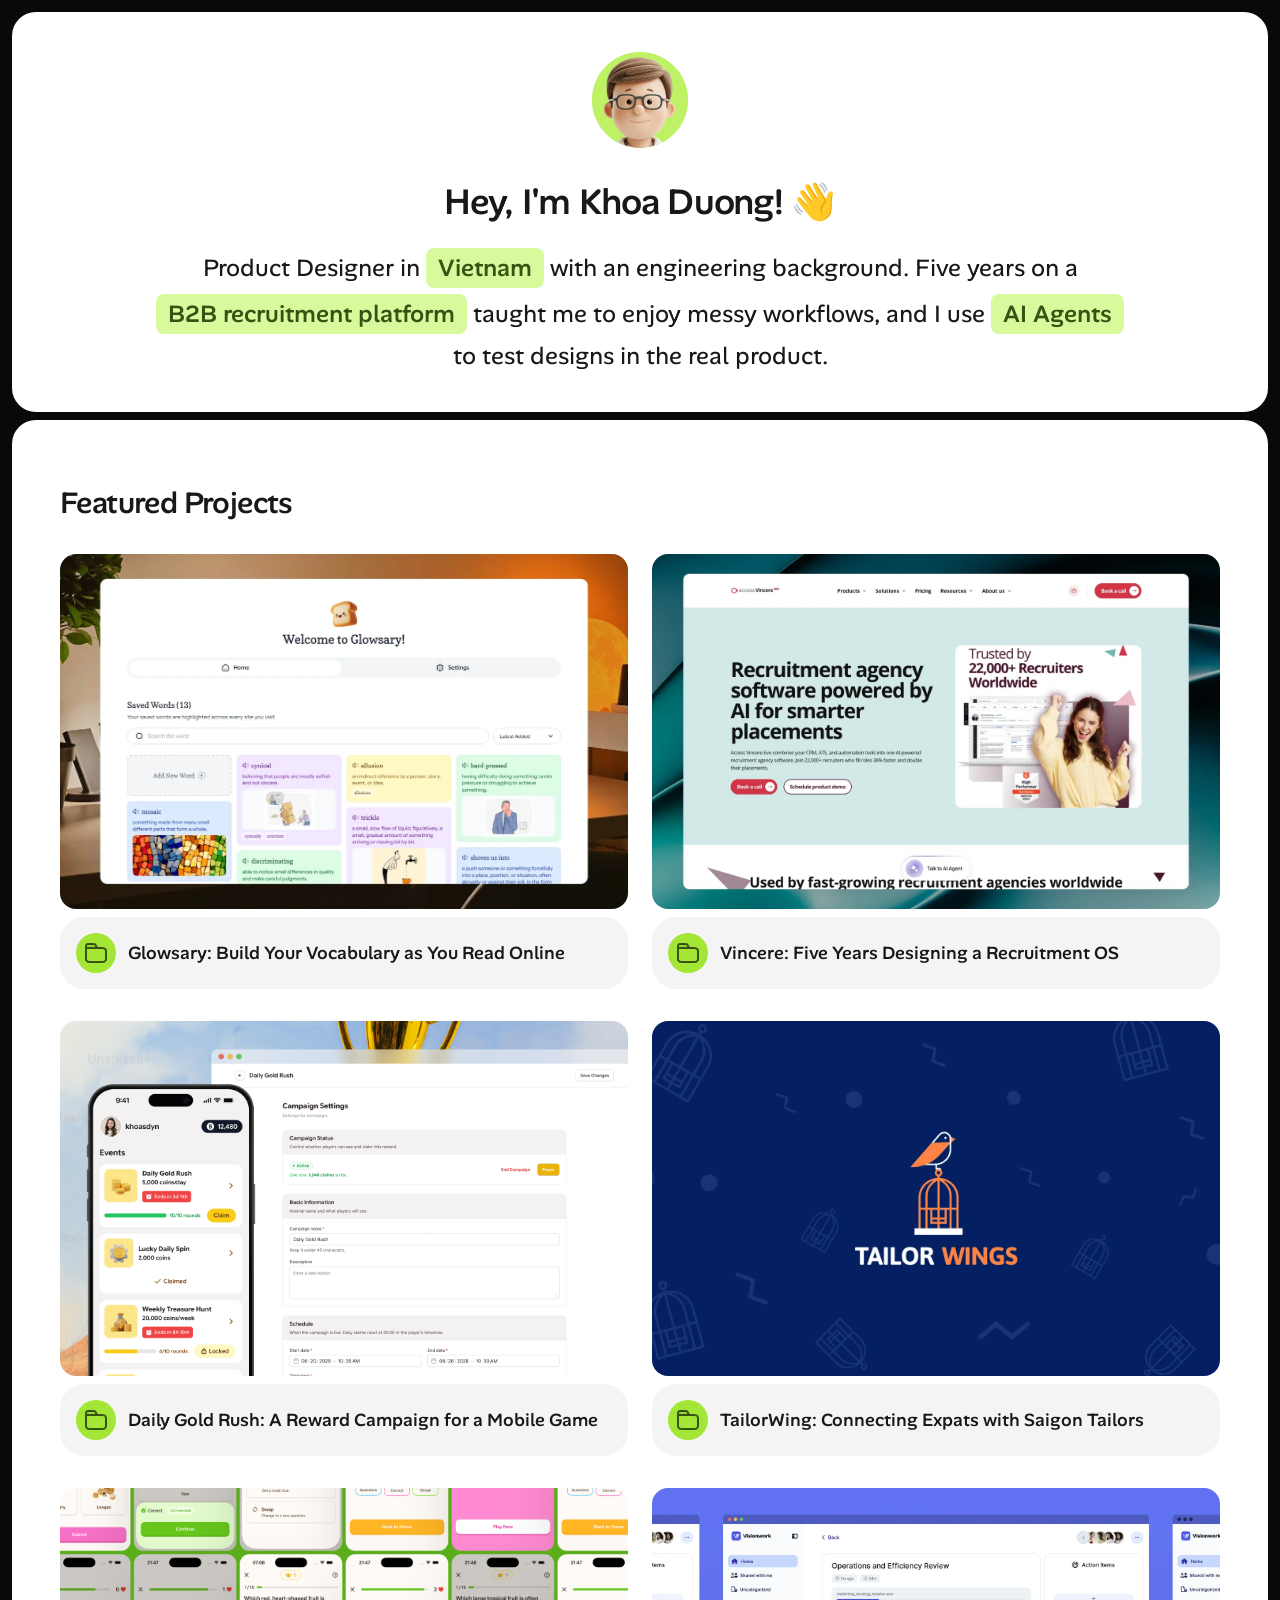
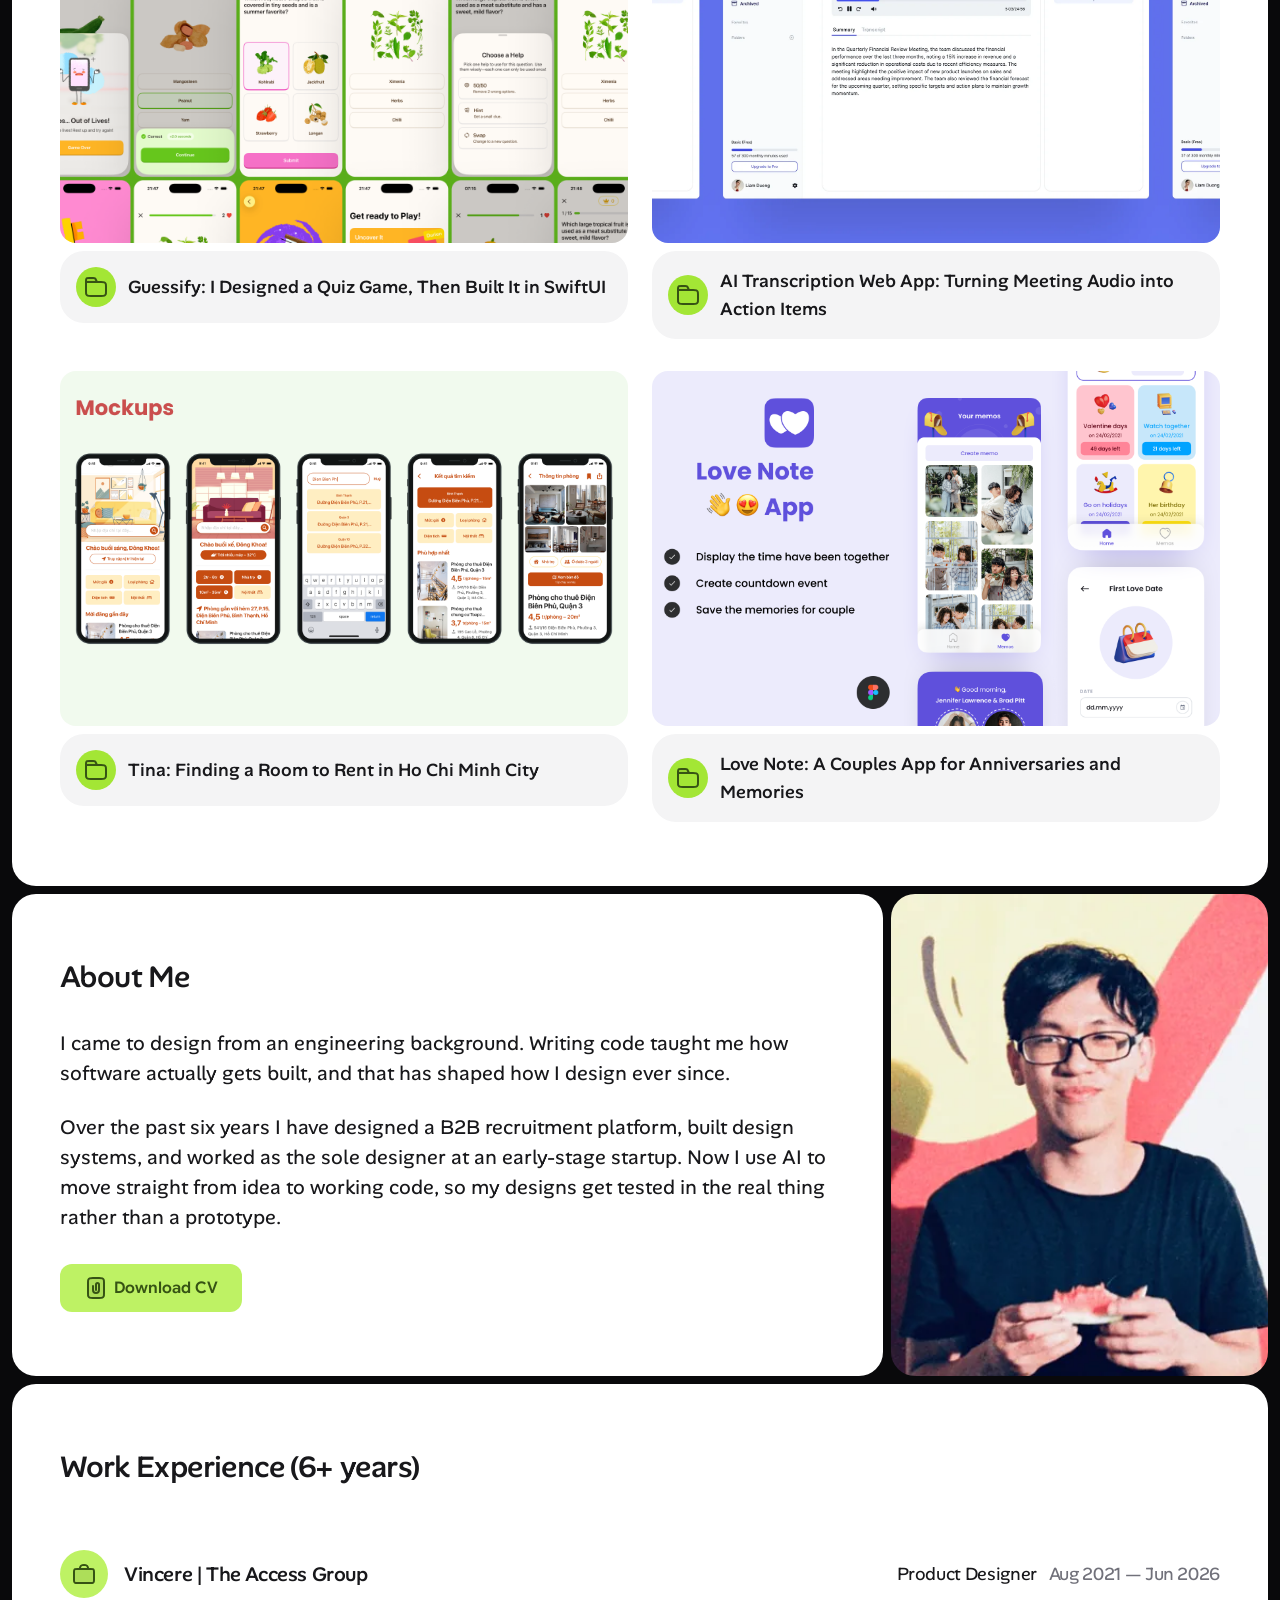
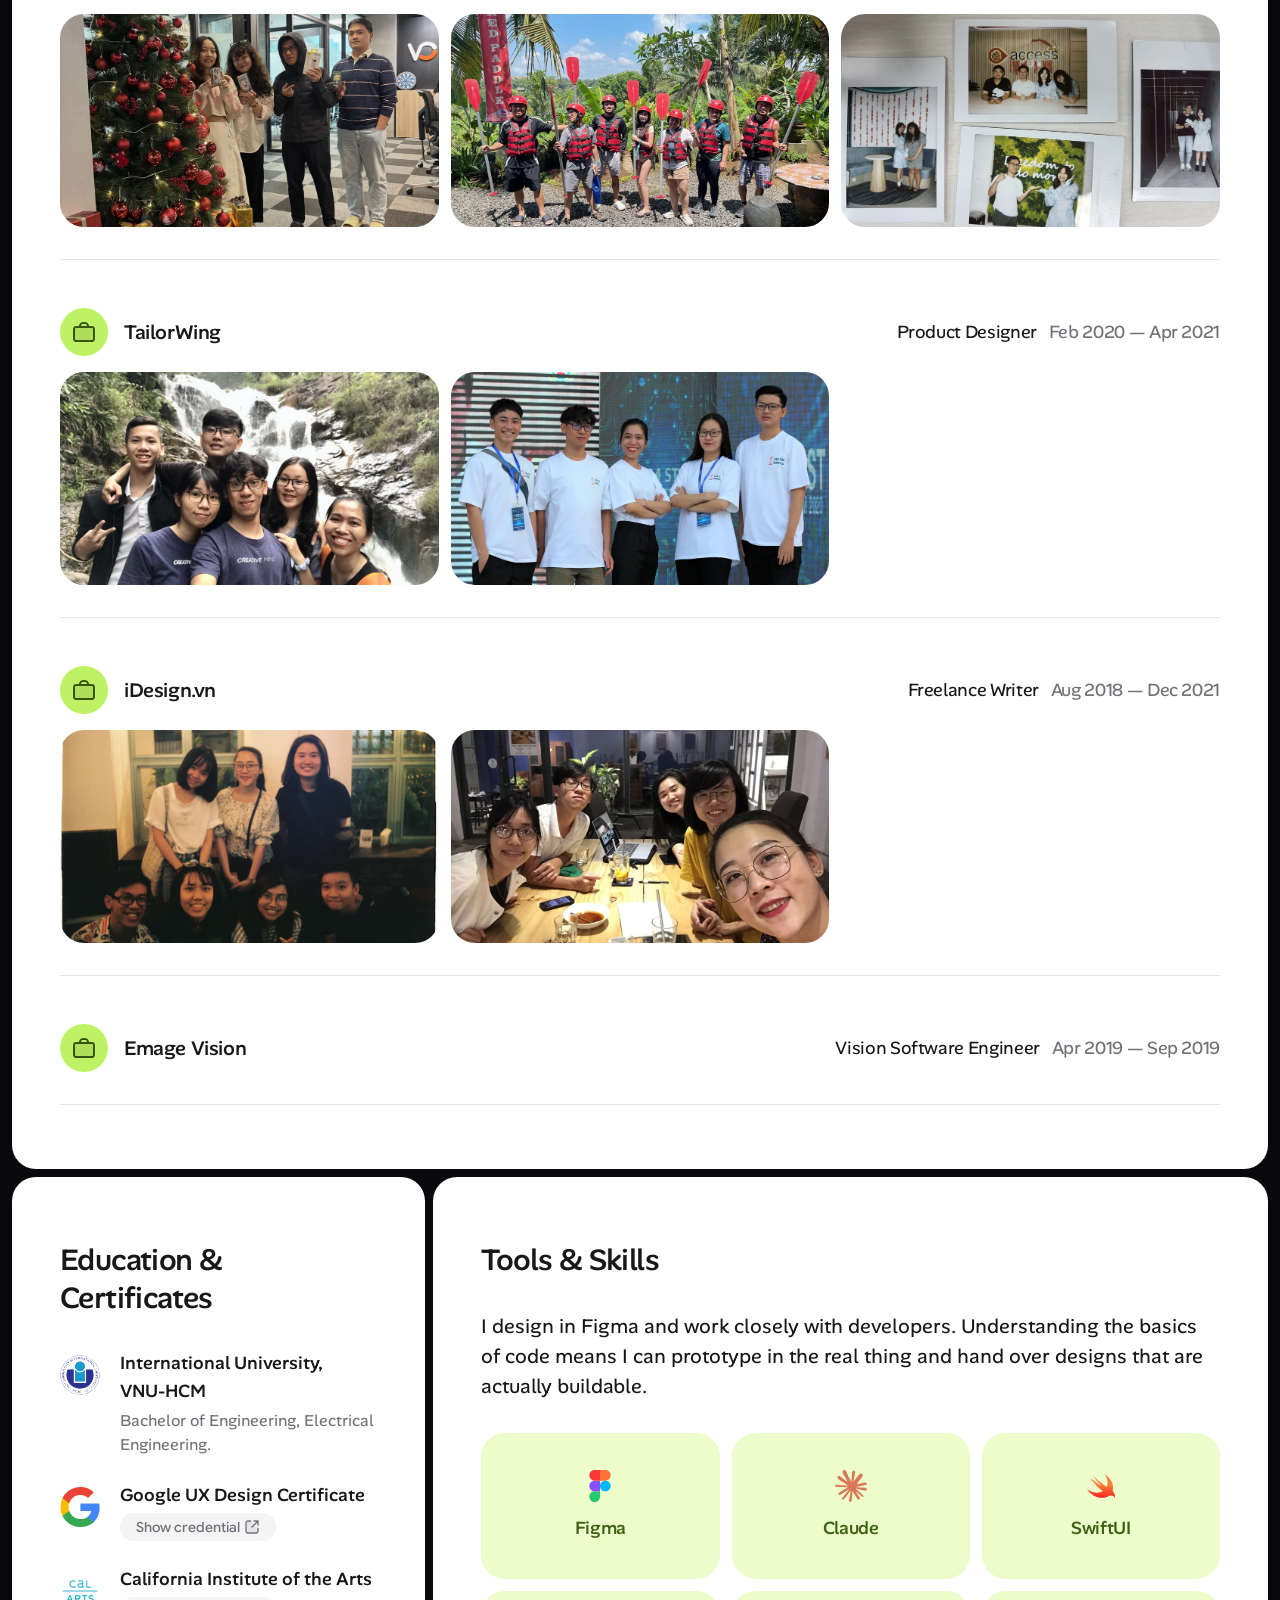
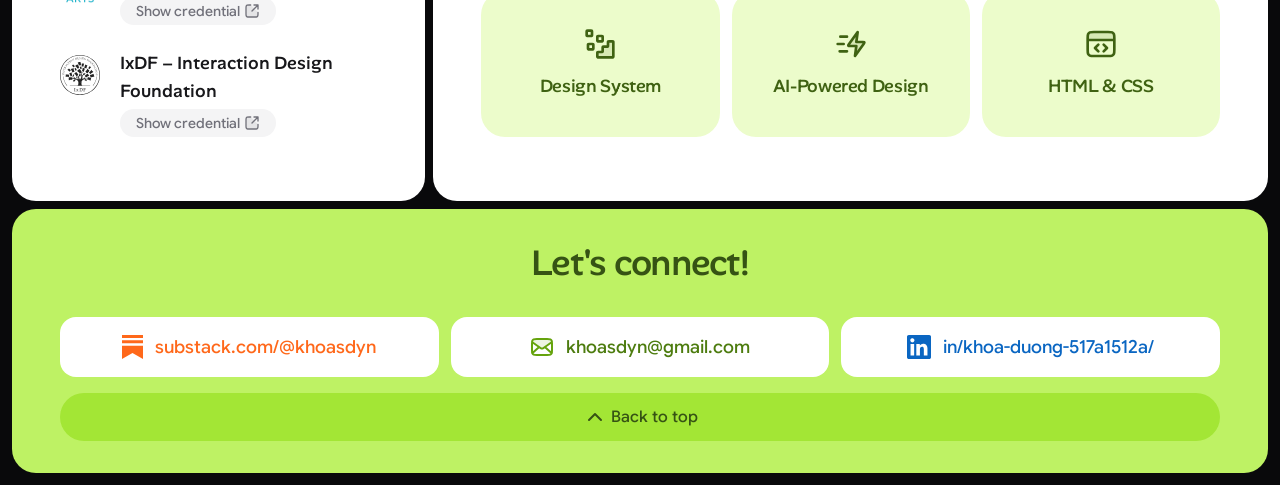
<file: index.html>
<!DOCTYPE html>
<html lang="en">
<head>
<meta charset="UTF-8">
<meta name="viewport" content="width=device-width, initial-scale=1.0">

<title>Khoa Duong — Product Designer</title>
<meta name="description" content="Product Designer in Vietnam with an engineering background. Five years on a B2B recruitment platform, using AI agents to test designs in the real product.">

<!-- Link preview: this is what HR sees when the URL is pasted into email, Slack or LinkedIn.
     og:image must be an absolute URL and a JPEG or PNG. Scrapers do not follow
     relative paths and most of them cannot read WebP. -->
<meta property="og:type" content="website">
<meta property="og:url" content="https://khoasdyn.github.io/">
<meta property="og:title" content="Khoa Duong — Product Designer">
<meta property="og:description" content="Product Designer in Vietnam with an engineering background. Five years on a B2B recruitment platform.">
<meta property="og:image" content="https://khoasdyn.github.io/assets/images/profile-photo-og.jpg">
<meta property="og:image:width" content="500">
<meta property="og:image:height" content="500">
<meta property="og:image:alt" content="Khoa Duong">
<meta name="twitter:card" content="summary">

<meta name="theme-color" content="#09090B">
<link rel="canonical" href="https://khoasdyn.github.io/">
<link rel="icon" href="assets/images/logo-avatar.png">

<!-- Self-hosted variable fonts, preloaded so headings do not flash on first paint -->
<link rel="preload" href="assets/fonts/alan-sans-variable.woff2" as="font" type="font/woff2" crossorigin>
<link rel="preload" href="assets/fonts/google-sans-flex-variable.woff2" as="font" type="font/woff2" crossorigin>

<link rel="stylesheet" href="css/style.css">
</head>
<body>


<div class="page">

  <main class="page-main">

  <!-- ============ HERO ============ -->
  <header class="section hero">
    <div class="avatar">
      <img src="assets/images/logo-avatar.png" alt="" width="96" height="96">
    </div>

    <div class="hero-text">
      <h1>Hey, I'm Khoa Duong! 👋</h1>

      <!-- Split into phrases so a line can only break between a phrase and a badge,
           never in the middle of one. This is how the Figma lays the lede out. -->
      <p class="lede">
        <span class="phrase">Product Designer in</span>
        <span class="badge">Vietnam</span>
        <span class="phrase">with an engineering background. Five years on a</span>
        <span class="badge">B2B recruitment platform</span>
        <span class="phrase">taught me to enjoy messy workflows, and I use</span>
        <span class="badge">AI Agents</span>
        <span class="phrase">to test designs in the real product.</span>
      </p>
    </div>
  </header>

  <!-- ============ FEATURED PROJECTS ============ -->
  <section class="section" id="work">
    <h2>Featured Projects</h2>

    <div class="projects">

      <a class="project" href="glowsary.html">
        <div class="project-cover">
          <img src="assets/project-case-study-images/glowsary/glowsary-cover.webp" width="1416" height="797" alt="The Glowsary home screen, with saved words shown as coloured cards" loading="lazy">
        </div>
        <div class="project-label">
          <span class="icon-badge icon-badge-lg"><i class="icon i-folder" aria-hidden="true"></i></span>
          <h3>Glowsary: Build Your Vocabulary as You Read Online</h3>
        </div>
      </a>

      <a class="project" href="vincere.html">
        <div class="project-cover">
          <img src="assets/project-case-study-images/vincere/vincere-cover.webp" width="1600" height="900" alt="The Access Vincere Evo website, showing the recruitment agency software homepage" loading="lazy">
        </div>
        <div class="project-label">
          <span class="icon-badge icon-badge-lg"><i class="icon i-folder" aria-hidden="true"></i></span>
          <h3>Vincere: Five Years Designing a Recruitment OS</h3>
        </div>
      </a>

      <a class="project" href="daily-gold-rush.html">
        <div class="project-cover">
          <img src="assets/project-case-study-images/daily-gold-rush/thumbnail.webp" width="3200" height="2000" alt="An iPhone showing a list of reward events with a Claim button, in front of a desktop browser window showing the Daily Gold Rush campaign settings page" loading="lazy">
        </div>
        <div class="project-label">
          <span class="icon-badge icon-badge-lg"><i class="icon i-folder" aria-hidden="true"></i></span>
          <h3>Daily Gold Rush: A Reward Campaign for a Mobile Game</h3>
        </div>
      </a>

      <a class="project" href="tailorwing.html">
        <div class="project-cover">
          <img src="assets/project-case-study-images/tailorwing/tailorwing-cover.webp" width="1600" height="900" alt="The Tailor Wings logo, a bird perched on top of an open birdcage, on a navy background" loading="lazy">
        </div>
        <div class="project-label">
          <span class="icon-badge icon-badge-lg"><i class="icon i-folder" aria-hidden="true"></i></span>
          <h3>TailorWing: Connecting Expats with Saigon Tailors</h3>
        </div>
      </a>

      <a class="project" href="guessify.html">
        <div class="project-cover">
          <img src="assets/project-case-study-images/guessify/guessify-cover.webp" width="1600" height="900" alt="A grid of Guessify screens on a purple background, showing the two game modes, the answer sheets and the end screens" loading="lazy">
        </div>
        <div class="project-label">
          <span class="icon-badge icon-badge-lg"><i class="icon i-folder" aria-hidden="true"></i></span>
          <h3>Guessify: I Designed a Quiz Game, Then Built It in SwiftUI</h3>
        </div>
      </a>

      <a class="project" href="ai-transcription.html">
        <div class="project-cover">
          <img src="assets/project-case-study-images/ai-transcription/ai-transcription-cover.webp" width="1600" height="1200" alt="An AI transcription app, showing the summary of a recorded meeting beside its action items" loading="lazy">
        </div>
        <div class="project-label">
          <span class="icon-badge icon-badge-lg"><i class="icon i-folder" aria-hidden="true"></i></span>
          <h3>AI Transcription Web App: Turning Meeting Audio into Action Items</h3>
        </div>
      </a>

      <a class="project" href="tina.html">
        <div class="project-cover">
          <img src="assets/project-case-study-images/tina/tina-cover.webp" width="1920" height="1080" alt="Five Tina screens in iPhone frames, showing the home screen, the address search, the results list and a room detail page" loading="lazy">
        </div>
        <div class="project-label">
          <span class="icon-badge icon-badge-lg"><i class="icon i-folder" aria-hidden="true"></i></span>
          <h3>Tina: Finding a Room to Rent in Ho Chi Minh City</h3>
        </div>
      </a>

      <a class="project" href="love-note.html">
        <div class="project-cover">
          <img src="assets/project-case-study-images/love-note/love-note-cover.webp" width="1920" height="1080" alt="The Love Note title board, with the two-hearts app icon beside three phone screens from the app" loading="lazy">
        </div>
        <div class="project-label">
          <span class="icon-badge icon-badge-lg"><i class="icon i-folder" aria-hidden="true"></i></span>
          <h3>Love Note: A Couples App for Anniversaries and Memories</h3>
        </div>
      </a>

    </div>
  </section>

  <!-- ============ ABOUT ============ -->
  <div class="about-row">
    <section class="section about-card">
      <h2>About Me</h2>

      <div class="about-body">
        <p>I came to design from an engineering background. Writing code taught me how software actually gets built, and that has shaped how I design ever since.</p>
        <p>Over the past six years I have designed a B2B recruitment platform, built design systems, and worked as the sole designer at an early-stage startup. Now I use AI to move straight from idea to working code, so my designs get tested in the real thing rather than a prototype.</p>
      </div>

      <a class="btn" href="assets/khoa-duong-cv.pdf" type="application/pdf"
         download="Khoa Duong - Product Designer CV.pdf">
        <i class="icon i-file" aria-hidden="true"></i>Download CV
      </a>
    </section>

    <div class="about-photo">
      <img src="assets/images/profile-photo.webp" width="452" height="452" alt="Khoa Duong" loading="lazy">
    </div>
  </div>

  <!-- ============ WORK EXPERIENCE ============ -->
  <section class="section">
    <h2>Work Experience (6+ years)</h2>

    <div class="jobs">

      <article class="job">
        <div class="job-head">
          <div class="job-title">
            <span class="icon-badge icon-badge-xl"><i class="icon i-briefcase" aria-hidden="true"></i></span>
            <h3>Vincere | The Access Group</h3>
          </div>
          <p class="job-meta"><span>Product Designer</span><span class="job-date">Aug 2021 — Jun 2026</span></p>
        </div>
        <div class="job-photos">
          <div class="job-photo"><img src="assets/images/vincere-photos/vc-photo-01.webp" width="1000" height="1333" alt="Vincere team gathering" loading="lazy"></div>
          <div class="job-photo"><img src="assets/images/vincere-photos/vc-photo-02.webp" width="1000" height="750" alt="Vincere team outdoors" loading="lazy"></div>
          <div class="job-photo"><img src="assets/images/vincere-photos/vc-photo-03.webp" width="1000" height="750" alt="Vincere office wall of photos" loading="lazy"></div>
        </div>
      </article>

      <article class="job">
        <div class="job-head">
          <div class="job-title">
            <span class="icon-badge icon-badge-xl"><i class="icon i-briefcase" aria-hidden="true"></i></span>
            <h3>TailorWing</h3>
          </div>
          <p class="job-meta"><span>Product Designer</span><span class="job-date">Feb 2020 — Apr 2021</span></p>
        </div>
        <div class="job-photos">
          <div class="job-photo"><img src="assets/images/tailorwing-photos/tw-photo-02.webp" width="1000" height="751" alt="TailorWing team on a trip to a waterfall" loading="lazy"></div>
          <div class="job-photo"><img src="assets/images/tailorwing-photos/tw-photo-01.webp" width="1000" height="667" alt="TailorWing team at a startup event" loading="lazy"></div>
          <div class="job-photo job-photo-empty" aria-hidden="true"></div>
        </div>
      </article>

      <article class="job">
        <div class="job-head">
          <div class="job-title">
            <span class="icon-badge icon-badge-xl"><i class="icon i-briefcase" aria-hidden="true"></i></span>
            <h3>iDesign.vn</h3>
          </div>
          <p class="job-meta"><span>Freelance Writer</span><span class="job-date">Aug 2018 — Dec 2021</span></p>
        </div>
        <div class="job-photos">
          <div class="job-photo"><img src="assets/images/idesign-photos/id-photo-01.webp" width="1000" height="672" alt="iDesign team" loading="lazy"></div>
          <div class="job-photo"><img src="assets/images/idesign-photos/id-photo-02.webp" width="1000" height="751" alt="iDesign team dinner" loading="lazy"></div>
          <div class="job-photo job-photo-empty" aria-hidden="true"></div>
        </div>
      </article>

      <article class="job job-no-photos">
        <div class="job-head">
          <div class="job-title">
            <span class="icon-badge icon-badge-xl"><i class="icon i-briefcase" aria-hidden="true"></i></span>
            <h3>Emage Vision</h3>
          </div>
          <p class="job-meta"><span>Vision Software Engineer</span><span class="job-date">Apr 2019 — Sep 2019</span></p>
        </div>
      </article>

    </div>
  </section>

  <!-- ============ EDUCATION + TOOLS ============ -->
  <div class="lower-grid">

    <section class="section education">
      <h2>Education &amp; Certificates</h2>

      <!-- The three "Show credential" pills all point at the LinkedIn profile,
           where the certifications are listed, because there are no per-course
           credential URLs yet. Each carries its own aria-label so a screen
           reader does not hear "Show credential" three times with no context.
           Swap an href the moment a real certificate link exists. -->
      <div class="edu-list">
        <div class="edu-item">
          <span class="edu-logo"><img src="assets/logos/hcmiu-logo.svg" alt="" width="40" height="40"></span>
          <div class="edu-text">
            <!-- The space before the <br> is deliberate: without it the accessible
                 name and any copied text read "International University,VNU-HCM". -->
            <h3>International University, <br>VNU-HCM</h3>
            <p>Bachelor of Engineering, Electrical Engineering.</p>
          </div>
        </div>

        <div class="edu-item">
          <span class="edu-logo"><img src="assets/logos/google-logo.svg" alt="" width="40" height="40"></span>
          <div class="edu-text">
            <h3>Google UX Design Certificate</h3>
            <a class="edu-credential" href="https://www.linkedin.com/in/khoa-duong-517a1512a/details/certifications/"
               target="_blank" rel="noopener noreferrer"
               aria-label="Show the Google UX Design Certificate credential on LinkedIn">
              Show credential<i class="icon icon-16 i-link-external" aria-hidden="true"></i>
            </a>
          </div>
        </div>

        <div class="edu-item">
          <span class="edu-logo"><img src="assets/logos/calart-logo.webp" alt="" width="40" height="40"></span>
          <div class="edu-text">
            <h3>California Institute of the Arts</h3>
            <a class="edu-credential" href="https://www.linkedin.com/in/khoa-duong-517a1512a/details/certifications/"
               target="_blank" rel="noopener noreferrer"
               aria-label="Show the California Institute of the Arts credential on LinkedIn">
              Show credential<i class="icon icon-16 i-link-external" aria-hidden="true"></i>
            </a>
          </div>
        </div>

        <div class="edu-item">
          <span class="edu-logo"><img src="assets/logos/ixdf-logo.svg" alt="" width="40" height="40"></span>
          <div class="edu-text">
            <h3>IxDF – Interaction Design Foundation</h3>
            <a class="edu-credential" href="https://www.linkedin.com/in/khoa-duong-517a1512a/details/certifications/"
               target="_blank" rel="noopener noreferrer"
               aria-label="Show the Interaction Design Foundation credentials on LinkedIn">
              Show credential<i class="icon icon-16 i-link-external" aria-hidden="true"></i>
            </a>
          </div>
        </div>
      </div>
    </section>

    <section class="section tools">
      <h2>Tools &amp; Skills</h2>
      <p class="tools-lede">I design in Figma and work closely with developers. Understanding the basics of code means I can prototype in the real thing and hand over designs that are actually buildable.</p>

      <div class="tool-grid">
        <div class="tool"><img src="assets/logos/figma-logo.svg" alt="" width="32" height="32"><span>Figma</span></div>
        <div class="tool"><img src="assets/logos/claude-logo.svg" alt="" width="32" height="32"><span>Claude</span></div>
        <div class="tool"><img src="assets/logos/swift-logo.svg" alt="" width="32" height="32"><span>SwiftUI</span></div>
        <div class="tool"><i class="icon icon-32 i-data" aria-hidden="true"></i><span>Design System</span></div>
        <div class="tool"><i class="icon icon-32 i-zap" aria-hidden="true"></i><span>AI-Powered Design</span></div>
        <div class="tool"><i class="icon icon-32 i-code" aria-hidden="true"></i><span>HTML &amp; CSS</span></div>
      </div>
    </section>

  </div>

  </main>

  <!-- ============ CONTACT ============ -->
  <footer class="contact">
    <div class="contact-body">
      <h2>Let's connect!</h2>

      <div class="contact-cards">
        <!-- External links open in a new tab so a recruiter does not lose this page.
             aria-label because the visible text is a bare URL, which reads badly aloud. -->
        <a class="contact-card contact-substack" href="https://substack.com/@khoasdyn"
           target="_blank" rel="noopener noreferrer" aria-label="Read my writing on Substack: substack.com/@khoasdyn">
          <img src="assets/logos/substack-logo.svg" alt="" width="21" height="24">substack.com/@khoasdyn
        </a>
        <a class="contact-card contact-email" href="mailto:khoasdyn@gmail.com"
           aria-label="Email me at khoasdyn@gmail.com">
          <img src="assets/logos/email-icon.svg" alt="" width="24" height="24">khoasdyn@gmail.com
        </a>
        <a class="contact-card contact-linkedin" href="https://www.linkedin.com/in/khoa-duong-517a1512a/"
           target="_blank" rel="noopener noreferrer" aria-label="Connect with me on LinkedIn: in/khoa-duong-517a1512a/">
          <img src="assets/logos/linkedin-logo.svg" alt="" width="24" height="24">in/khoa-duong-517a1512a/
        </a>
      </div>
    </div>

    <!-- The Figma marks the "Back to top" variant as the homepage one. Bare
         "#top" is the document top per the HTML spec, so this needs no id and
         no JavaScript, and it inherits the smooth scroll already on <html>. -->
    <a class="contact-nav" href="#top">
      <i class="icon i-chevron-up" aria-hidden="true"></i>Back to top
    </a>
  </footer>

</div>
</body>
</html>
</file>
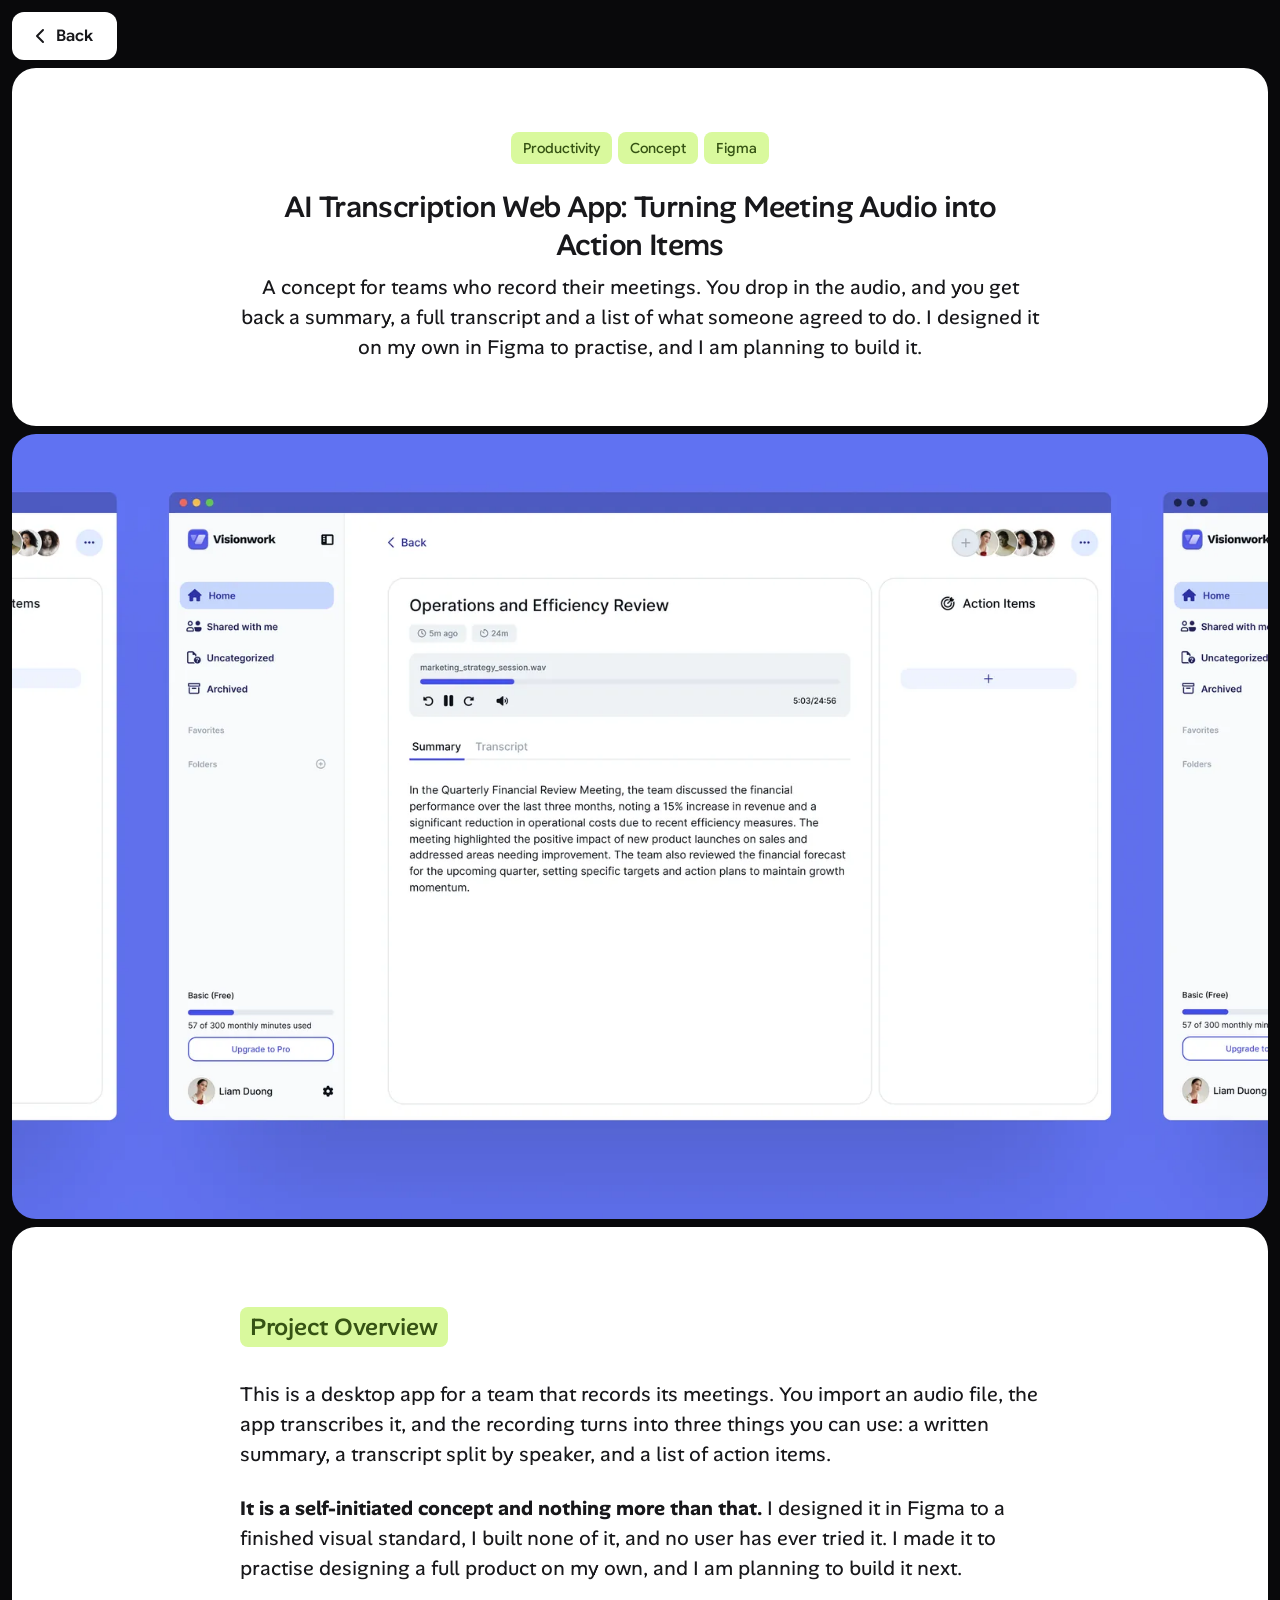
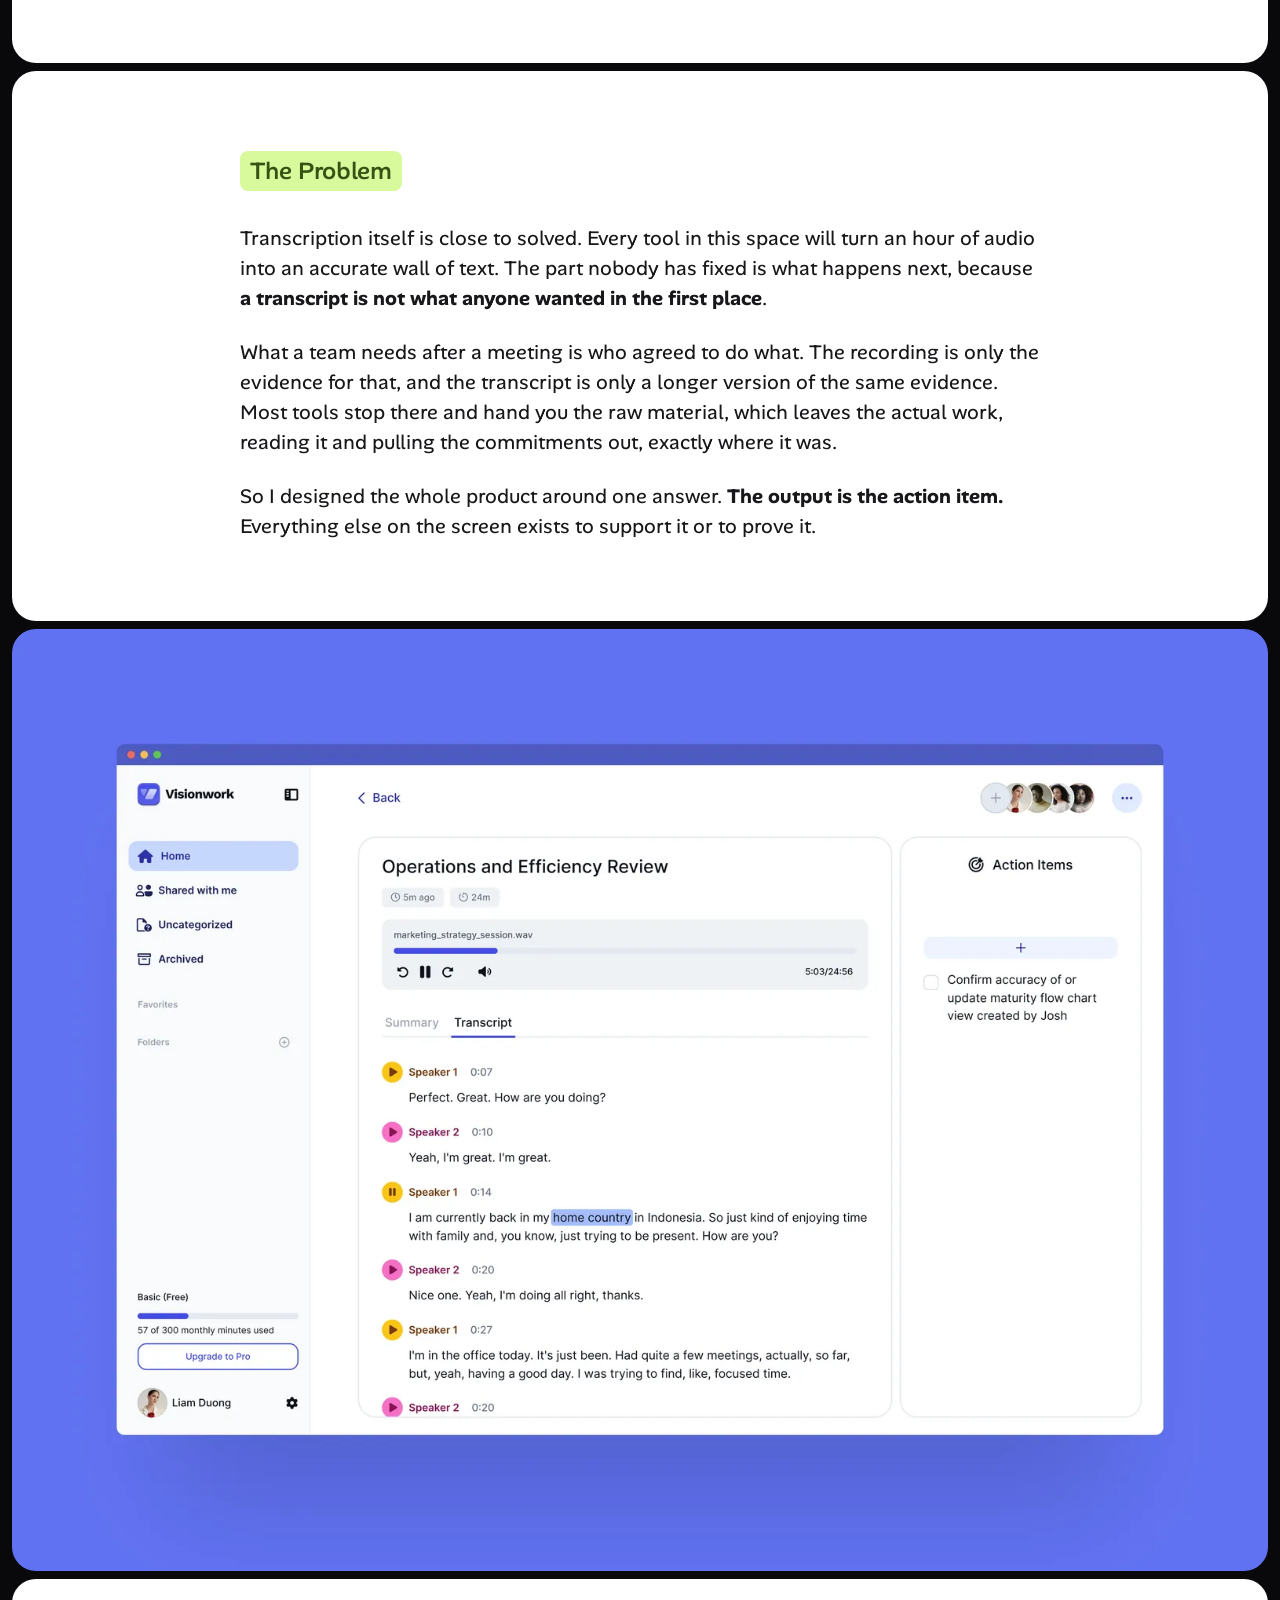
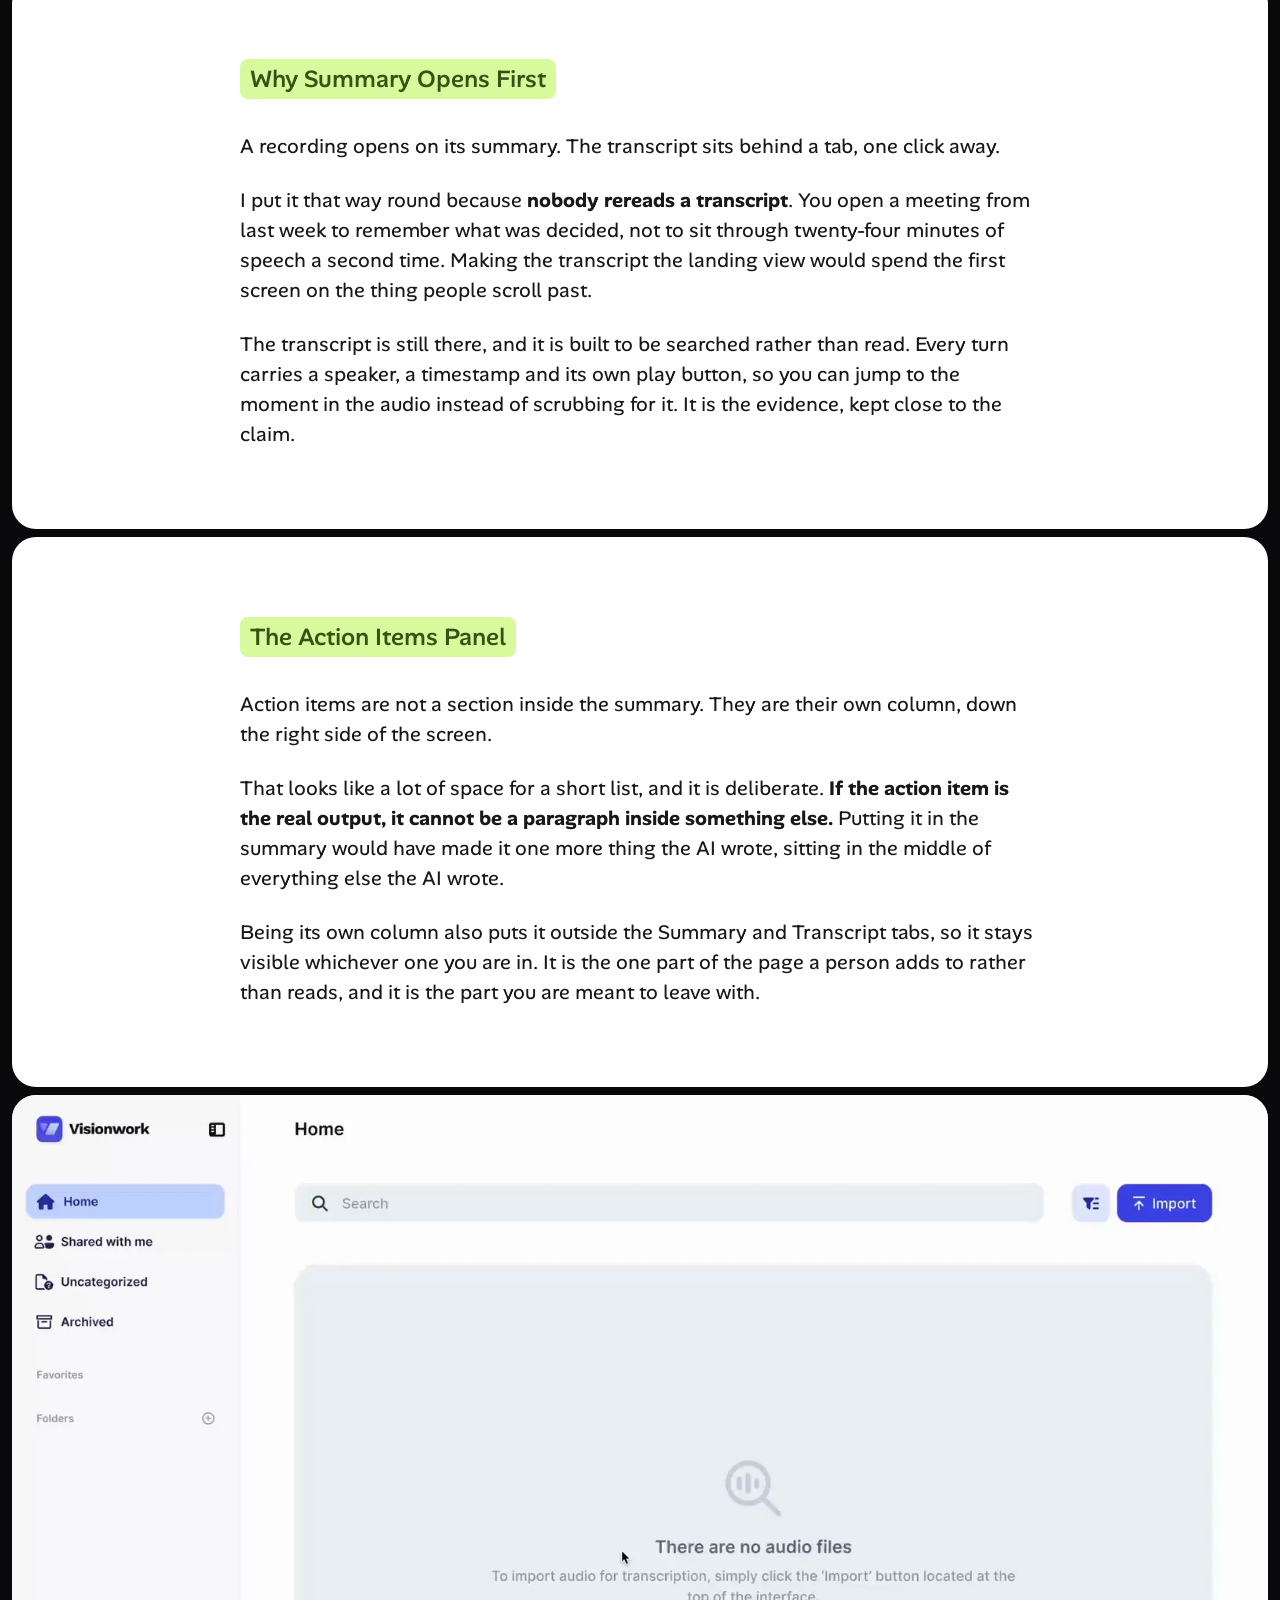
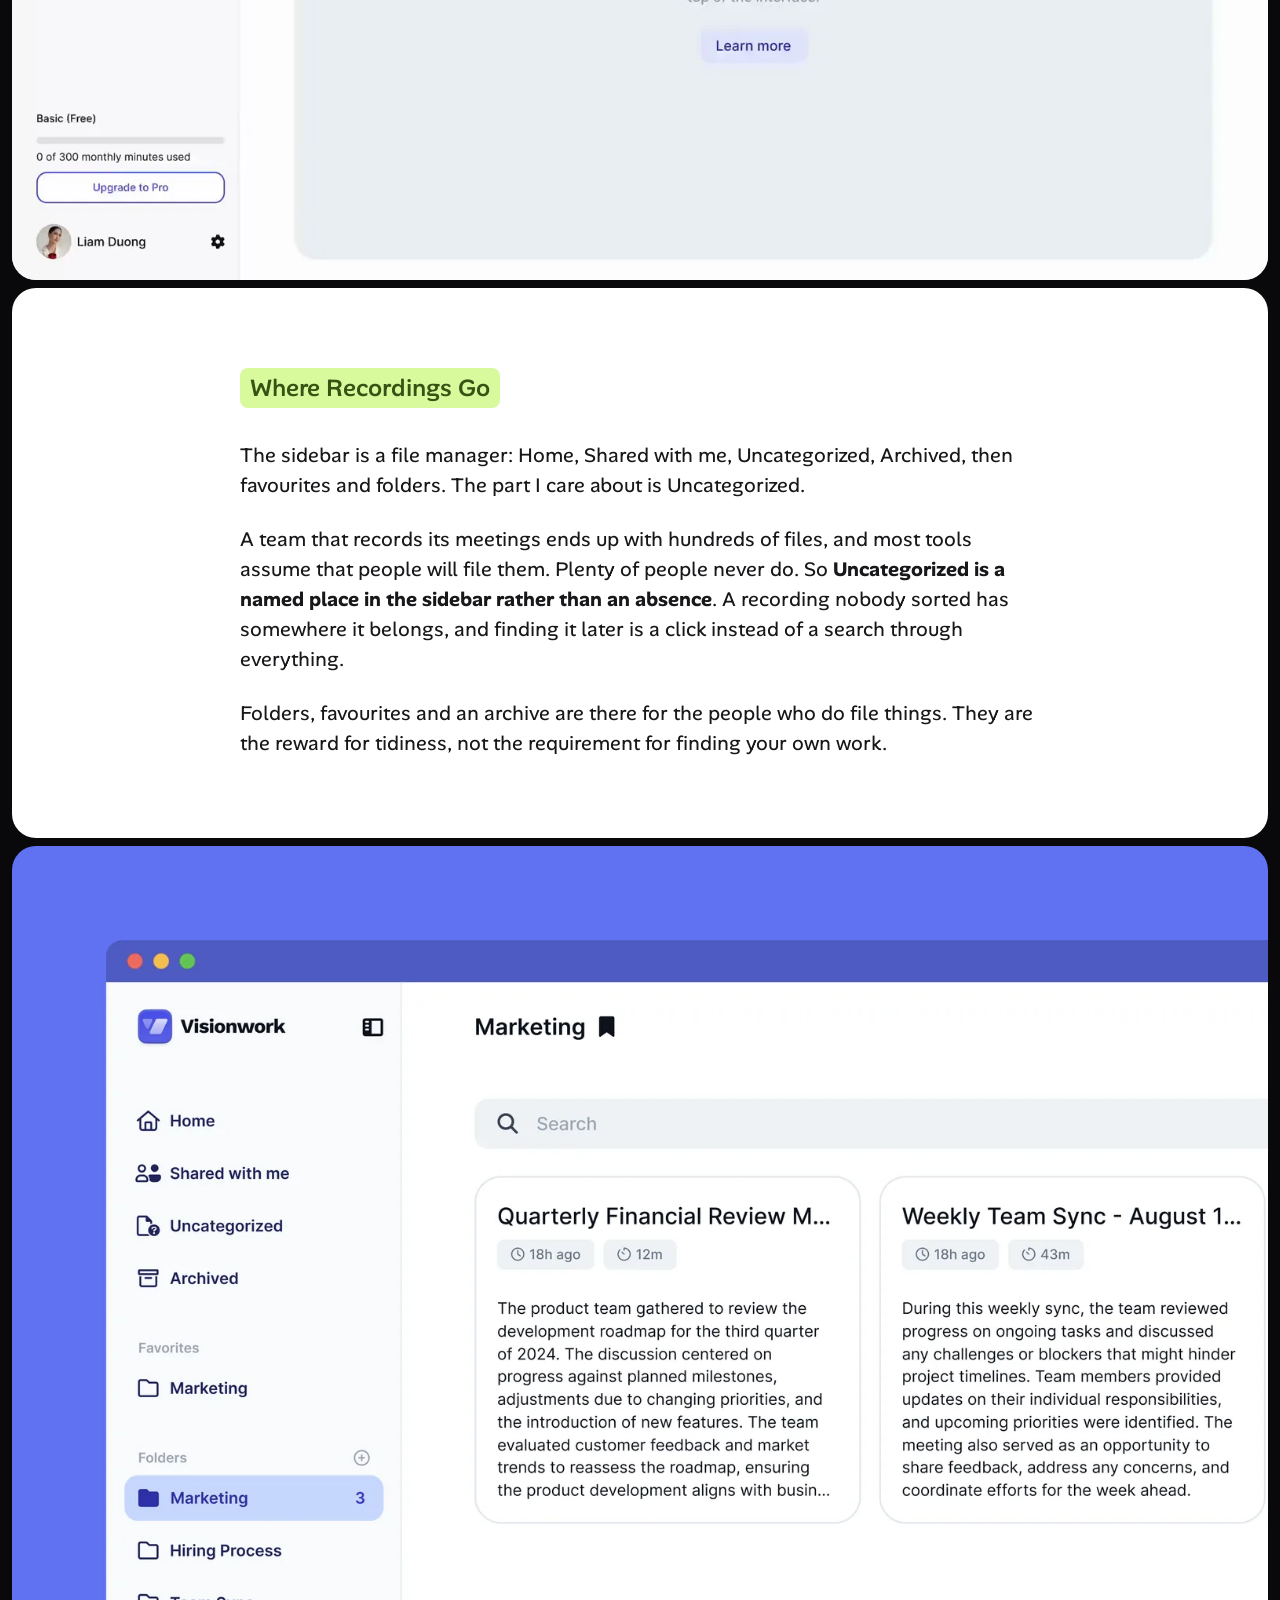
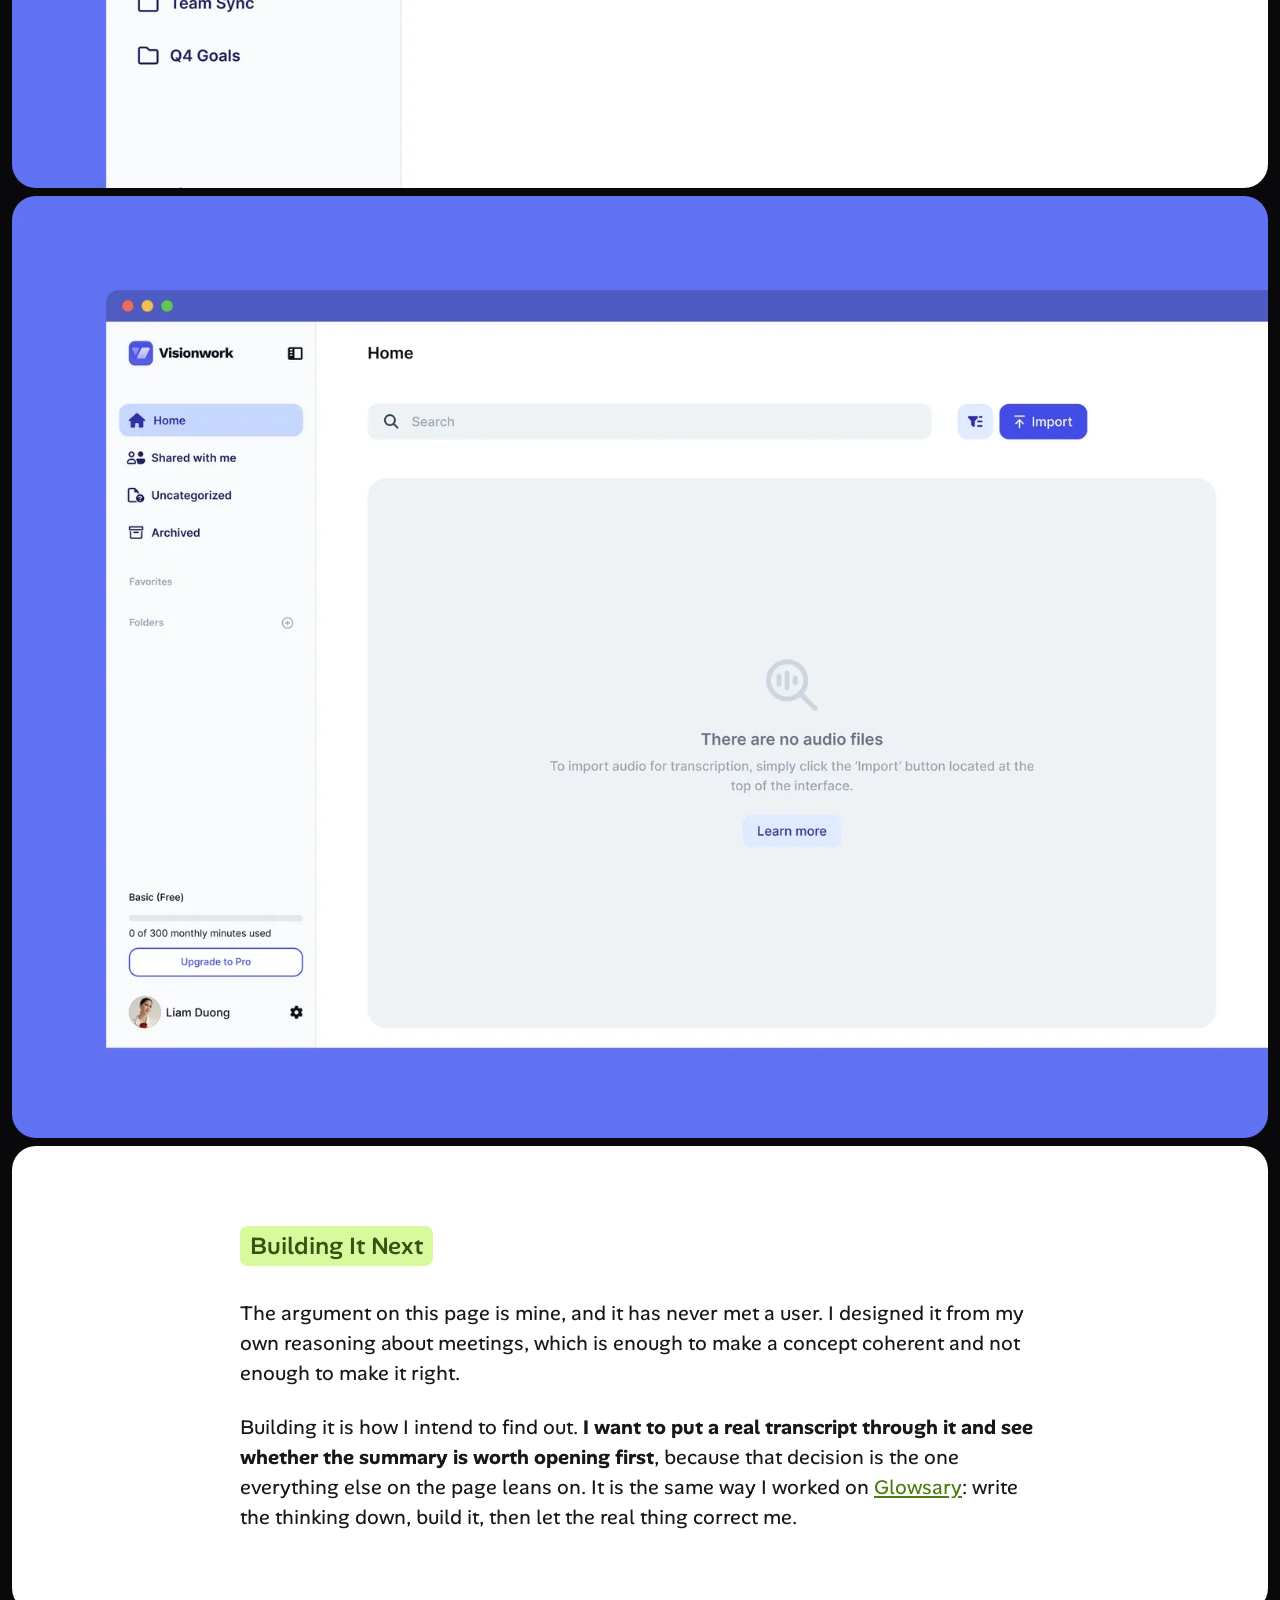
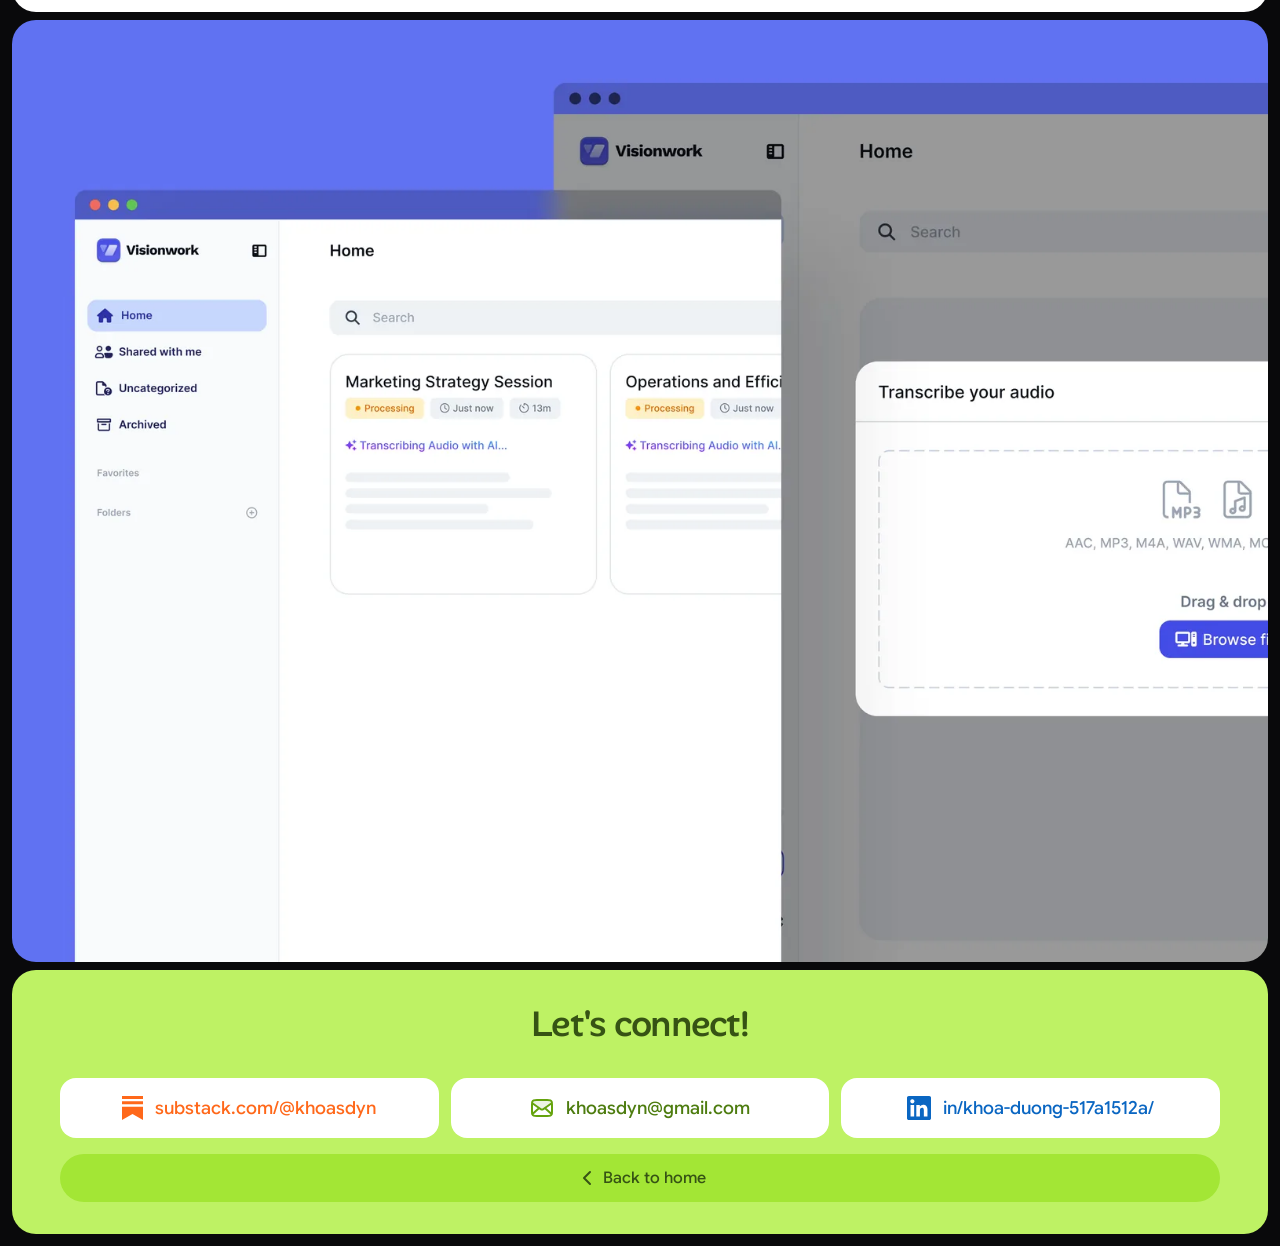
<file: ai-transcription.html>
<!DOCTYPE html>
<html lang="en">
<head>
<meta charset="UTF-8">
<meta name="viewport" content="width=device-width, initial-scale=1.0">

<title>AI Transcription Web App — Case Study | Khoa Duong</title>
<meta name="description" content="A self-initiated concept for teams who record meetings. I designed it around one idea: the useful output of a meeting is not the recording, it is who does what next.">

<meta property="og:type" content="article">
<meta property="og:url" content="https://khoasdyn.github.io/ai-transcription.html">
<meta property="og:title" content="AI Transcription Web App — Case Study | Khoa Duong">
<meta property="og:description" content="A concept for teams who record meetings, designed around the idea that the useful output is the action item, not the transcript.">
<meta property="og:image" content="https://khoasdyn.github.io/assets/images/profile-photo-og.jpg">
<meta name="twitter:card" content="summary">

<meta name="theme-color" content="#09090B">
<link rel="canonical" href="https://khoasdyn.github.io/ai-transcription.html">
<link rel="icon" href="assets/images/logo-avatar.png">

<link rel="preload" href="assets/fonts/alan-sans-variable.woff2" as="font" type="font/woff2" crossorigin>
<link rel="preload" href="assets/fonts/google-sans-flex-variable.woff2" as="font" type="font/woff2" crossorigin>

<link rel="stylesheet" href="css/style.css">
</head>
<body>


<div class="page">

  <!-- ============ BACK ============ -->
  <a class="back-btn" href="index.html">
    <i class="icon i-chevron-left" aria-hidden="true"></i>Back
  </a>

  <main class="cs-main" id="case-study">

  <!-- ============ TITLE ============ -->
  <header class="section cs-title">
    <div class="tag-list">
      <span class="tag">Productivity</span>
      <span class="tag">Concept</span>
      <span class="tag">Figma</span>
    </div>

    <div class="cs-title-text">
      <h1>AI Transcription Web App: Turning Meeting Audio into Action Items</h1>
      <p>A concept for teams who record their meetings. You drop in the audio, and you get back a summary, a full transcript and a list of what someone agreed to do. I designed it on my own in Figma to practise, and I am planning to build it.</p>
    </div>
  </header>

  <!-- ============ COVER ============
       The real cover, the same file the homepage card uses. No lazy loading
       here: it is the largest thing above the fold. -->
  <div class="cs-figure cs-cover">
    <img src="assets/project-case-study-images/ai-transcription/ai-transcription-cover.webp" width="1600" height="1200" fetchpriority="high" decoding="async" alt="The app's detail view, showing an AI summary of a recorded meeting beside an Action Items column">
  </div>

  <!-- ============ BODY ============
       Five real media slots, in reading order: the transcript view, the demo
       recording, the folder sidebar, the empty state, and the import dialog.
       The video autoplays muted on a loop, so it needs no JavaScript and no
       controls.

       Every text block carries a heading. A block with no badge above it reads
       as a loose offcut of the block before it, so the page does not use one. -->

  <section class="section cs-block">
    <h2 class="cs-badge">Project Overview</h2>
    <div class="cs-prose">
      <p>This is a desktop app for a team that records its meetings. You import an audio file, the app transcribes it, and the recording turns into three things you can use: a written summary, a transcript split by speaker, and a list of action items.</p>
      <p><strong>It is a self-initiated concept and nothing more than that.</strong> I designed it in Figma to a finished visual standard, I built none of it, and no user has ever tried it. I made it to practise designing a full product on my own, and I am planning to build it next.</p>
    </div>
  </section>

  <section class="section cs-block">
    <h2 class="cs-badge">The Problem</h2>
    <div class="cs-prose">
      <p>Transcription itself is close to solved. Every tool in this space will turn an hour of audio into an accurate wall of text. The part nobody has fixed is what happens next, because <strong>a transcript is not what anyone wanted in the first place</strong>.</p>
      <p>What a team needs after a meeting is who agreed to do what. The recording is only the evidence for that, and the transcript is only a longer version of the same evidence. Most tools stop there and hand you the raw material, which leaves the actual work, reading it and pulling the commitments out, exactly where it was.</p>
      <p>So I designed the whole product around one answer. <strong>The output is the action item.</strong> Everything else on the screen exists to support it or to prove it.</p>
    </div>
  </section>

  <!-- Image 01 — the Transcript tab open, speaker-labelled and timestamped,
       with a real action item sitting in the right-hand column. -->
  <div class="cs-figure">
    <img src="assets/project-case-study-images/ai-transcription/ai-transcription-01.webp" width="1600" height="1200" alt="The Transcript tab, showing the conversation split by speaker with a timestamp on each turn, and an action item in the column on the right" loading="lazy">
  </div>

  <section class="section cs-block">
    <h2 class="cs-badge">Why Summary Opens First</h2>
    <div class="cs-prose">
      <p>A recording opens on its summary. The transcript sits behind a tab, one click away.</p>
      <p>I put it that way round because <strong>nobody rereads a transcript</strong>. You open a meeting from last week to remember what was decided, not to sit through twenty-four minutes of speech a second time. Making the transcript the landing view would spend the first screen on the thing people scroll past.</p>
      <p>The transcript is still there, and it is built to be searched rather than read. Every turn carries a speaker, a timestamp and its own play button, so you can jump to the moment in the audio instead of scrubbing for it. It is the evidence, kept close to the claim.</p>
    </div>
  </section>

  <section class="section cs-block">
    <h2 class="cs-badge">The Action Items Panel</h2>
    <div class="cs-prose">
      <p>Action items are not a section inside the summary. They are their own column, down the right side of the screen.</p>
      <p>That looks like a lot of space for a short list, and it is deliberate. <strong>If the action item is the real output, it cannot be a paragraph inside something else.</strong> Putting it in the summary would have made it one more thing the AI wrote, sitting in the middle of everything else the AI wrote.</p>
      <p>Being its own column also puts it outside the Summary and Transcript tabs, so it stays visible whichever one you are in. It is the one part of the page a person adds to rather than reads, and it is the part you are meant to leave with.</p>
    </div>
  </section>

  <!-- Video 02 — the flow end to end: the empty state, importing two audio
       files, the cards sitting in Processing while the app works, then opening
       a finished recording and adding an action item. Muted and looping, so no
       controls and no audio. -->
  <div class="cs-figure">
    <video src="assets/project-case-study-images/ai-transcription/ai-transcription-02.mp4" width="1600" height="1000"
           poster="assets/project-case-study-images/ai-transcription/ai-transcription-02-poster.webp"
           autoplay muted loop playsinline preload="metadata"
           aria-label="A screen recording of the app in use: two audio files are imported, their cards show a Processing state while the app transcribes them, then a finished recording opens on its transcript and an action item is added"></video>
  </div>

  <section class="section cs-block">
    <h2 class="cs-badge">Where Recordings Go</h2>
    <div class="cs-prose">
      <p>The sidebar is a file manager: Home, Shared with me, Uncategorized, Archived, then favourites and folders. The part I care about is Uncategorized.</p>
      <p>A team that records its meetings ends up with hundreds of files, and most tools assume that people will file them. Plenty of people never do. So <strong>Uncategorized is a named place in the sidebar rather than an absence</strong>. A recording nobody sorted has somewhere it belongs, and finding it later is a click instead of a search through everything.</p>
      <p>Folders, favourites and an archive are there for the people who do file things. They are the reward for tidiness, not the requirement for finding your own work.</p>
    </div>
  </section>

  <!-- Image 03 — the sidebar with folders and favourites, and a folder open
       showing its recordings as summary cards. -->
  <div class="cs-figure">
    <img src="assets/project-case-study-images/ai-transcription/ai-transcription-03.webp" width="1600" height="1200" alt="A folder called Marketing open in the app, with its recordings shown as cards and the folder list in the sidebar beside them" loading="lazy">
  </div>

  <!-- Image 04 — day one: the empty state, before any audio has been imported. -->
  <div class="cs-figure">
    <img src="assets/project-case-study-images/ai-transcription/ai-transcription-04.webp" width="1600" height="1200" alt="The empty state on a new account, telling the reader there are no audio files yet and where the Import button is" loading="lazy">
  </div>

  <section class="section cs-block">
    <h2 class="cs-badge">Building It Next</h2>
    <div class="cs-prose">
      <p>The argument on this page is mine, and it has never met a user. I designed it from my own reasoning about meetings, which is enough to make a concept coherent and not enough to make it right.</p>
      <p>Building it is how I intend to find out. <strong>I want to put a real transcript through it and see whether the summary is worth opening first</strong>, because that decision is the one everything else on the page leans on. It is the same way I worked on <a href="glowsary.html">Glowsary</a>: write the thinking down, build it, then let the real thing correct me.</p>
    </div>
  </section>

  <!-- Image 05 — the import path: the drag-and-drop dialog with the accepted
       audio formats, over the Home screen with two files already processing. -->
  <div class="cs-figure">
    <img src="assets/project-case-study-images/ai-transcription/ai-transcription-05.webp" width="1600" height="1200" alt="The import dialog, accepting audio files by drag and drop, over the home screen where two recordings are already being transcribed" loading="lazy">
  </div>

  </main>

  <!-- ============ CONTACT ============
       The same block as the homepage footer apart from the nav button at the
       bottom, which is the "Back to home" variant here and "Back to top" there. -->
  <footer class="contact">
    <div class="contact-body">
      <h2>Let's connect!</h2>

      <div class="contact-cards">
        <a class="contact-card contact-substack" href="https://substack.com/@khoasdyn"
           target="_blank" rel="noopener noreferrer" aria-label="Read my writing on Substack: substack.com/@khoasdyn">
          <img src="assets/logos/substack-logo.svg" alt="" width="21" height="24">substack.com/@khoasdyn
        </a>
        <a class="contact-card contact-email" href="mailto:khoasdyn@gmail.com"
           aria-label="Email me at khoasdyn@gmail.com">
          <img src="assets/logos/email-icon.svg" alt="" width="24" height="24">khoasdyn@gmail.com
        </a>
        <a class="contact-card contact-linkedin" href="https://www.linkedin.com/in/khoa-duong-517a1512a/"
           target="_blank" rel="noopener noreferrer" aria-label="Connect with me on LinkedIn: in/khoa-duong-517a1512a/">
          <img src="assets/logos/linkedin-logo.svg" alt="" width="24" height="24">in/khoa-duong-517a1512a/
        </a>
      </div>
    </div>

    <!-- The "Back to home" variant, which is the one a case study carries.
         It repeats the back button at the top of the page on purpose, so the
         reader does not have to scroll back up to leave. -->
    <a class="contact-nav" href="index.html">
      <i class="icon i-chevron-left" aria-hidden="true"></i>Back to home
    </a>
  </footer>

</div>
</body>
</html>
</file>
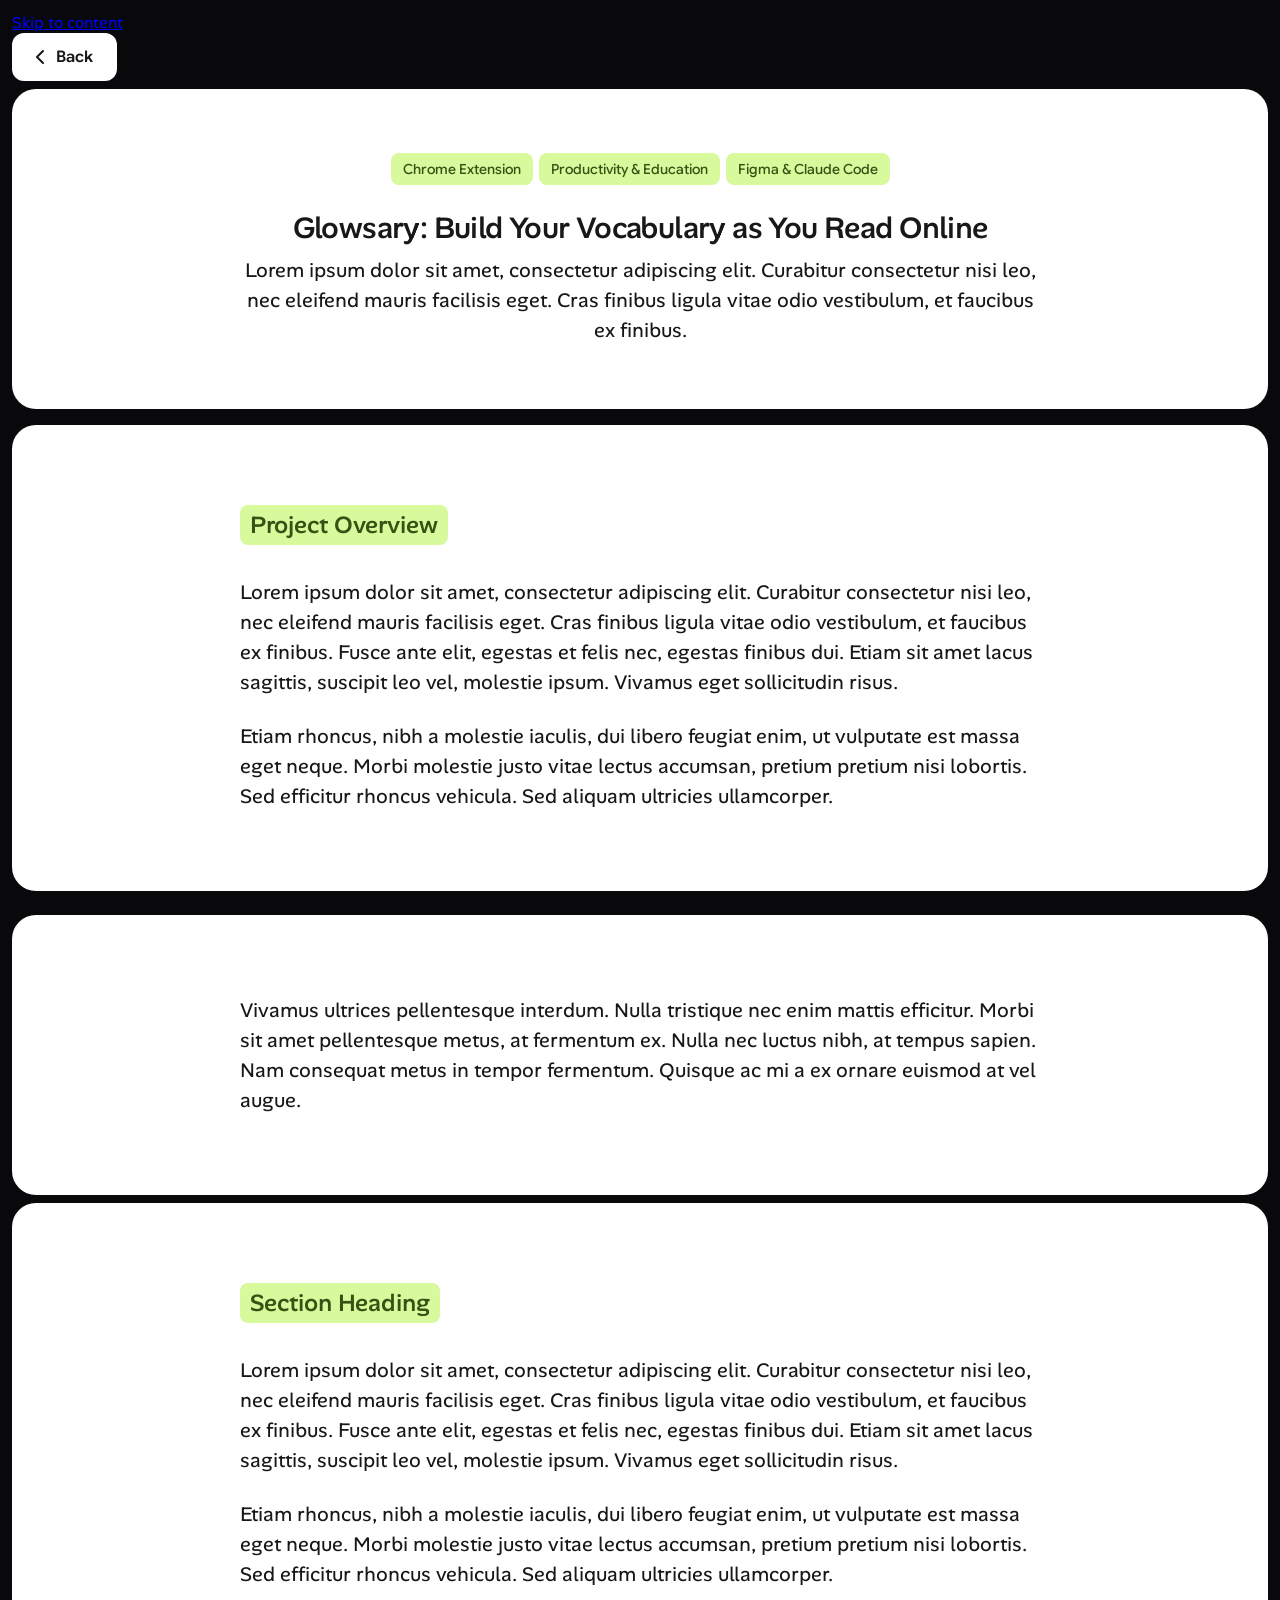
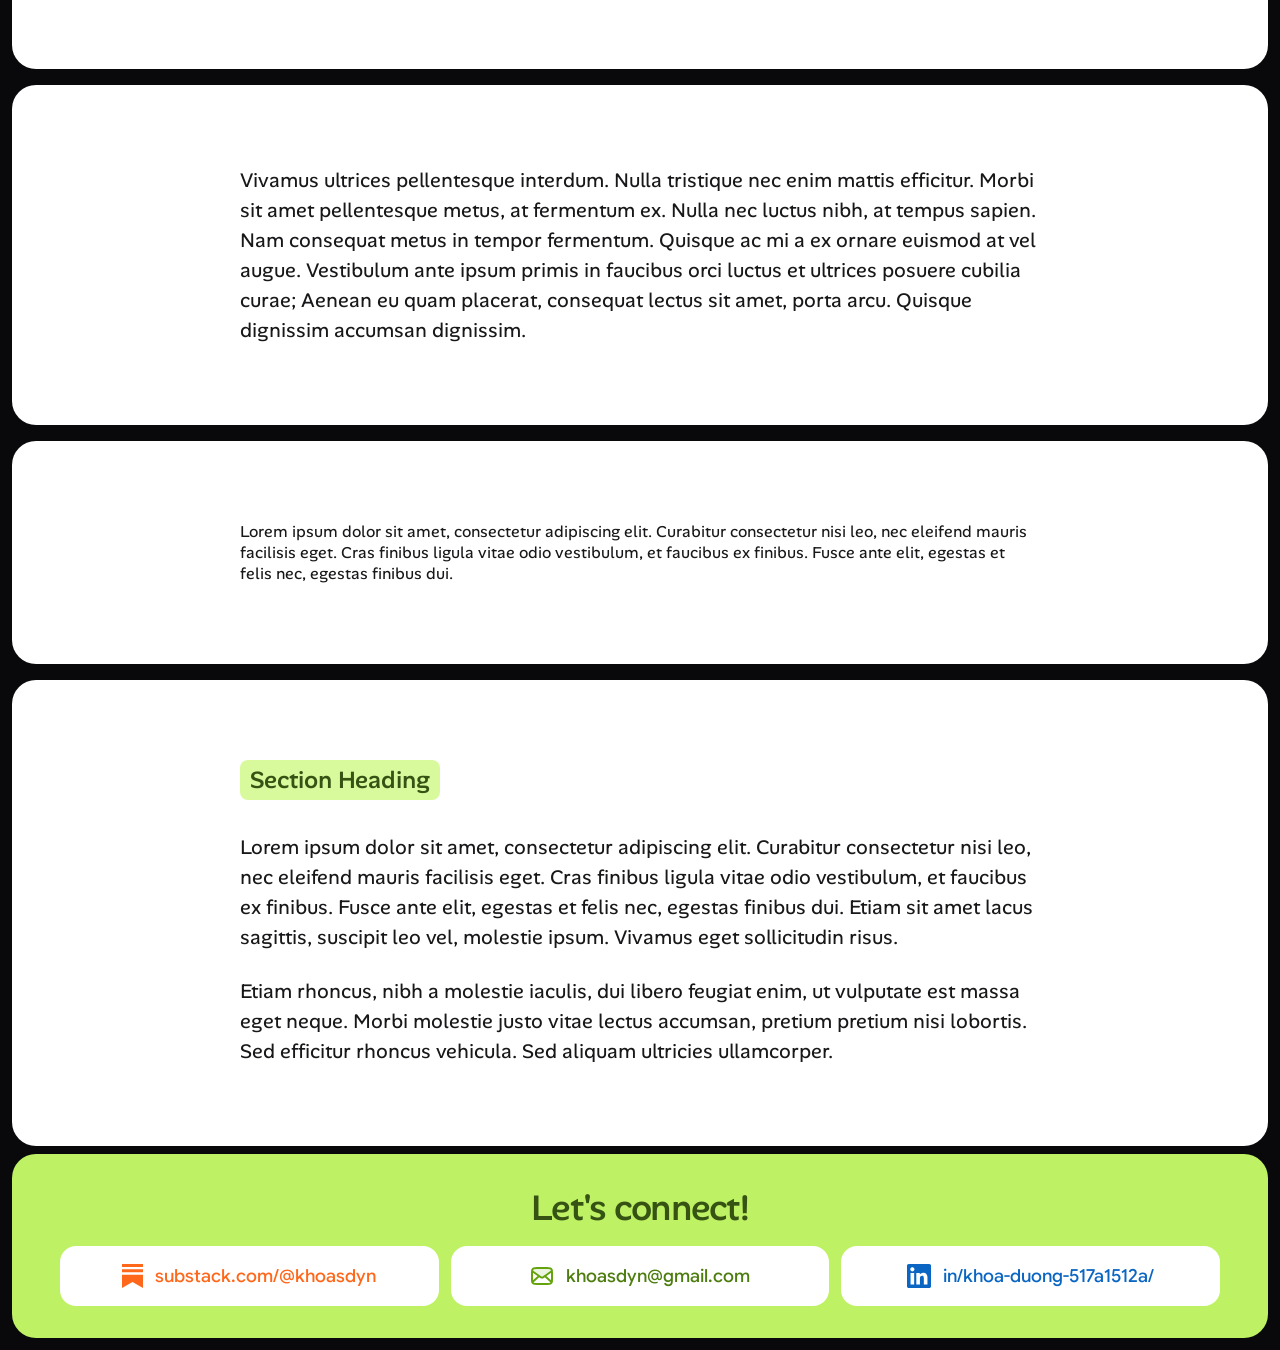
<file: case-study.html>
<!DOCTYPE html>
<html lang="en">
<head>
<meta charset="UTF-8">
<meta name="viewport" content="width=device-width, initial-scale=1.0">

<title>Glowsary — Case Study | Khoa Duong</title>
<meta name="description" content="Case study placeholder. Replace with a one-line summary of the project once the real copy is written.">

<!-- This page is still the Figma skeleton and its body copy is lorem ipsum.
     Remove this line the moment real content lands, otherwise the case study
     stays out of search results. -->
<meta name="robots" content="noindex">

<meta property="og:type" content="article">
<meta property="og:url" content="https://khoasdyn.github.io/case-study.html">
<meta property="og:title" content="Glowsary — Case Study | Khoa Duong">
<meta property="og:description" content="Case study placeholder.">
<meta property="og:image" content="https://khoasdyn.github.io/assets/images/profile-photo-og.jpg">
<meta name="twitter:card" content="summary">

<meta name="theme-color" content="#09090B">
<link rel="canonical" href="https://khoasdyn.github.io/case-study.html">
<link rel="icon" href="assets/images/logo-avatar.png">

<link rel="preload" href="assets/fonts/alan-sans-variable.woff2" as="font" type="font/woff2" crossorigin>
<link rel="preload" href="assets/fonts/google-sans-flex-variable.woff2" as="font" type="font/woff2" crossorigin>

<link rel="stylesheet" href="css/style.css">
</head>
<body>

<a class="skip-link" href="#case-study">Skip to content</a>

<div class="page">

  <!-- ============ BACK ============ -->
  <a class="back-btn" href="index.html">
    <i class="icon i-chevron-left" aria-hidden="true"></i>Back
  </a>

  <!-- ============ TITLE ============ -->
  <header class="section cs-title" id="case-study">
    <div class="tag-list">
      <span class="tag">Chrome Extension</span>
      <span class="tag">Productivity &amp; Education</span>
      <span class="tag">Figma &amp; Claude Code</span>
    </div>

    <div class="cs-title-text">
      <h1>Glowsary: Build Your Vocabulary as You Read Online</h1>
      <p>Lorem ipsum dolor sit amet, consectetur adipiscing elit. Curabitur consectetur nisi leo, nec eleifend mauris facilisis eget. Cras finibus ligula vitae odio vestibulum, et faucibus ex finibus.</p>
    </div>
  </header>

  <!-- ============ COVER ============
       Two image slots: a backdrop filling the card, and the mockup sitting
       on top of it. Both are empty until the real assets exist. To fill them:

       <img class="cs-cover-backdrop" src="assets/project-case-study-images/glowsary/glowsary-backdrop.webp" alt="">
       <div class="cs-cover-shot">
         <img src="assets/project-case-study-images/glowsary/glowsary-cover.webp" alt="..." loading="lazy">
       </div>
  -->
  <div class="cs-cover">
    <div class="cs-cover-shot"></div>
  </div>

  <!-- ============ BODY ============
       Four block types, mirroring the Project Overview Section variants:

         .cs-block            Normal Text   one or more paragraphs
         .cs-block + .cs-badge  Heading     lime label above the paragraphs
         .cs-figure           Placeholder Image   full-bleed 16:9
         .cs-block.cs-quote   Block Quote   centred, larger, inset

       Reorder, repeat or drop these freely per project. Every image slot
       takes the same tag, numbered in reading order:

       <img src="assets/project-case-study-images/glowsary/glowsary-01.webp" alt="..." loading="lazy">
  -->

  <!-- Heading -->
  <section class="section cs-block">
    <span class="cs-badge">Project Overview</span>
    <div class="cs-prose">
      <p>Lorem ipsum dolor sit amet, consectetur adipiscing elit. Curabitur consectetur nisi leo, nec eleifend mauris facilisis eget. Cras finibus ligula vitae odio vestibulum, et faucibus ex finibus. Fusce ante elit, egestas et felis nec, egestas finibus dui. Etiam sit amet lacus sagittis, suscipit leo vel, molestie ipsum. Vivamus eget sollicitudin risus.</p>
      <p>Etiam rhoncus, nibh a molestie iaculis, dui libero feugiat enim, ut vulputate est massa eget neque. Morbi molestie justo vitae lectus accumsan, pretium pretium nisi lobortis. Sed efficitur rhoncus vehicula. Sed aliquam ultricies ullamcorper.</p>
    </div>
  </section>

  <!-- Image 01 -->
  <div class="cs-figure"></div>

  <!-- Image 02 -->
  <div class="cs-figure"></div>

  <!-- Normal text -->
  <section class="section cs-block">
    <div class="cs-prose">
      <p>Vivamus ultrices pellentesque interdum. Nulla tristique nec enim mattis efficitur. Morbi sit amet pellentesque metus, at fermentum ex. Nulla nec luctus nibh, at tempus sapien. Nam consequat metus in tempor fermentum. Quisque ac mi a ex ornare euismod at vel augue.</p>
    </div>
  </section>

  <!-- Heading -->
  <section class="section cs-block">
    <span class="cs-badge">Section Heading</span>
    <div class="cs-prose">
      <p>Lorem ipsum dolor sit amet, consectetur adipiscing elit. Curabitur consectetur nisi leo, nec eleifend mauris facilisis eget. Cras finibus ligula vitae odio vestibulum, et faucibus ex finibus. Fusce ante elit, egestas et felis nec, egestas finibus dui. Etiam sit amet lacus sagittis, suscipit leo vel, molestie ipsum. Vivamus eget sollicitudin risus.</p>
      <p>Etiam rhoncus, nibh a molestie iaculis, dui libero feugiat enim, ut vulputate est massa eget neque. Morbi molestie justo vitae lectus accumsan, pretium pretium nisi lobortis. Sed efficitur rhoncus vehicula. Sed aliquam ultricies ullamcorper.</p>
    </div>
  </section>

  <!-- Image 03 -->
  <div class="cs-figure"></div>

  <!-- Normal text -->
  <section class="section cs-block">
    <div class="cs-prose">
      <p>Vivamus ultrices pellentesque interdum. Nulla tristique nec enim mattis efficitur. Morbi sit amet pellentesque metus, at fermentum ex. Nulla nec luctus nibh, at tempus sapien. Nam consequat metus in tempor fermentum. Quisque ac mi a ex ornare euismod at vel augue. Vestibulum ante ipsum primis in faucibus orci luctus et ultrices posuere cubilia curae; Aenean eu quam placerat, consequat lectus sit amet, porta arcu. Quisque dignissim accumsan dignissim.</p>
    </div>
  </section>

  <!-- Image 04 -->
  <div class="cs-figure"></div>

  <!-- Block quote -->
  <section class="section cs-block cs-quote">
    <p>Lorem ipsum dolor sit amet, consectetur adipiscing elit. Curabitur consectetur nisi leo, nec eleifend mauris facilisis eget. Cras finibus ligula vitae odio vestibulum, et faucibus ex finibus. Fusce ante elit, egestas et felis nec, egestas finibus dui.</p>
  </section>

  <!-- Image 05 -->
  <div class="cs-figure"></div>

  <!-- Heading -->
  <section class="section cs-block">
    <span class="cs-badge">Section Heading</span>
    <div class="cs-prose">
      <p>Lorem ipsum dolor sit amet, consectetur adipiscing elit. Curabitur consectetur nisi leo, nec eleifend mauris facilisis eget. Cras finibus ligula vitae odio vestibulum, et faucibus ex finibus. Fusce ante elit, egestas et felis nec, egestas finibus dui. Etiam sit amet lacus sagittis, suscipit leo vel, molestie ipsum. Vivamus eget sollicitudin risus.</p>
      <p>Etiam rhoncus, nibh a molestie iaculis, dui libero feugiat enim, ut vulputate est massa eget neque. Morbi molestie justo vitae lectus accumsan, pretium pretium nisi lobortis. Sed efficitur rhoncus vehicula. Sed aliquam ultricies ullamcorper.</p>
    </div>
  </section>

  <!-- ============ CONTACT ============
       Same block as the homepage footer, kept identical on purpose. -->
  <footer class="contact">
    <h2>Let's connect!</h2>

    <div class="contact-cards">
      <a class="contact-card contact-substack" href="https://substack.com/@khoasdyn"
         target="_blank" rel="noopener noreferrer" aria-label="Read my writing on Substack">
        <img src="assets/logos/substack-logo.svg" alt="" width="21" height="24">substack.com/@khoasdyn
      </a>
      <a class="contact-card contact-email" href="mailto:khoasdyn@gmail.com"
         aria-label="Email me at khoasdyn@gmail.com">
        <img src="assets/logos/email-icon.svg" alt="" width="24" height="24">khoasdyn@gmail.com
      </a>
      <a class="contact-card contact-linkedin" href="https://www.linkedin.com/in/khoa-duong-517a1512a/"
         target="_blank" rel="noopener noreferrer" aria-label="Connect with me on LinkedIn">
        <img src="assets/logos/linkedin-logo.svg" alt="" width="24" height="24">in/khoa-duong-517a1512a/
      </a>
    </div>
  </footer>

</div>
</body>
</html>
</file>
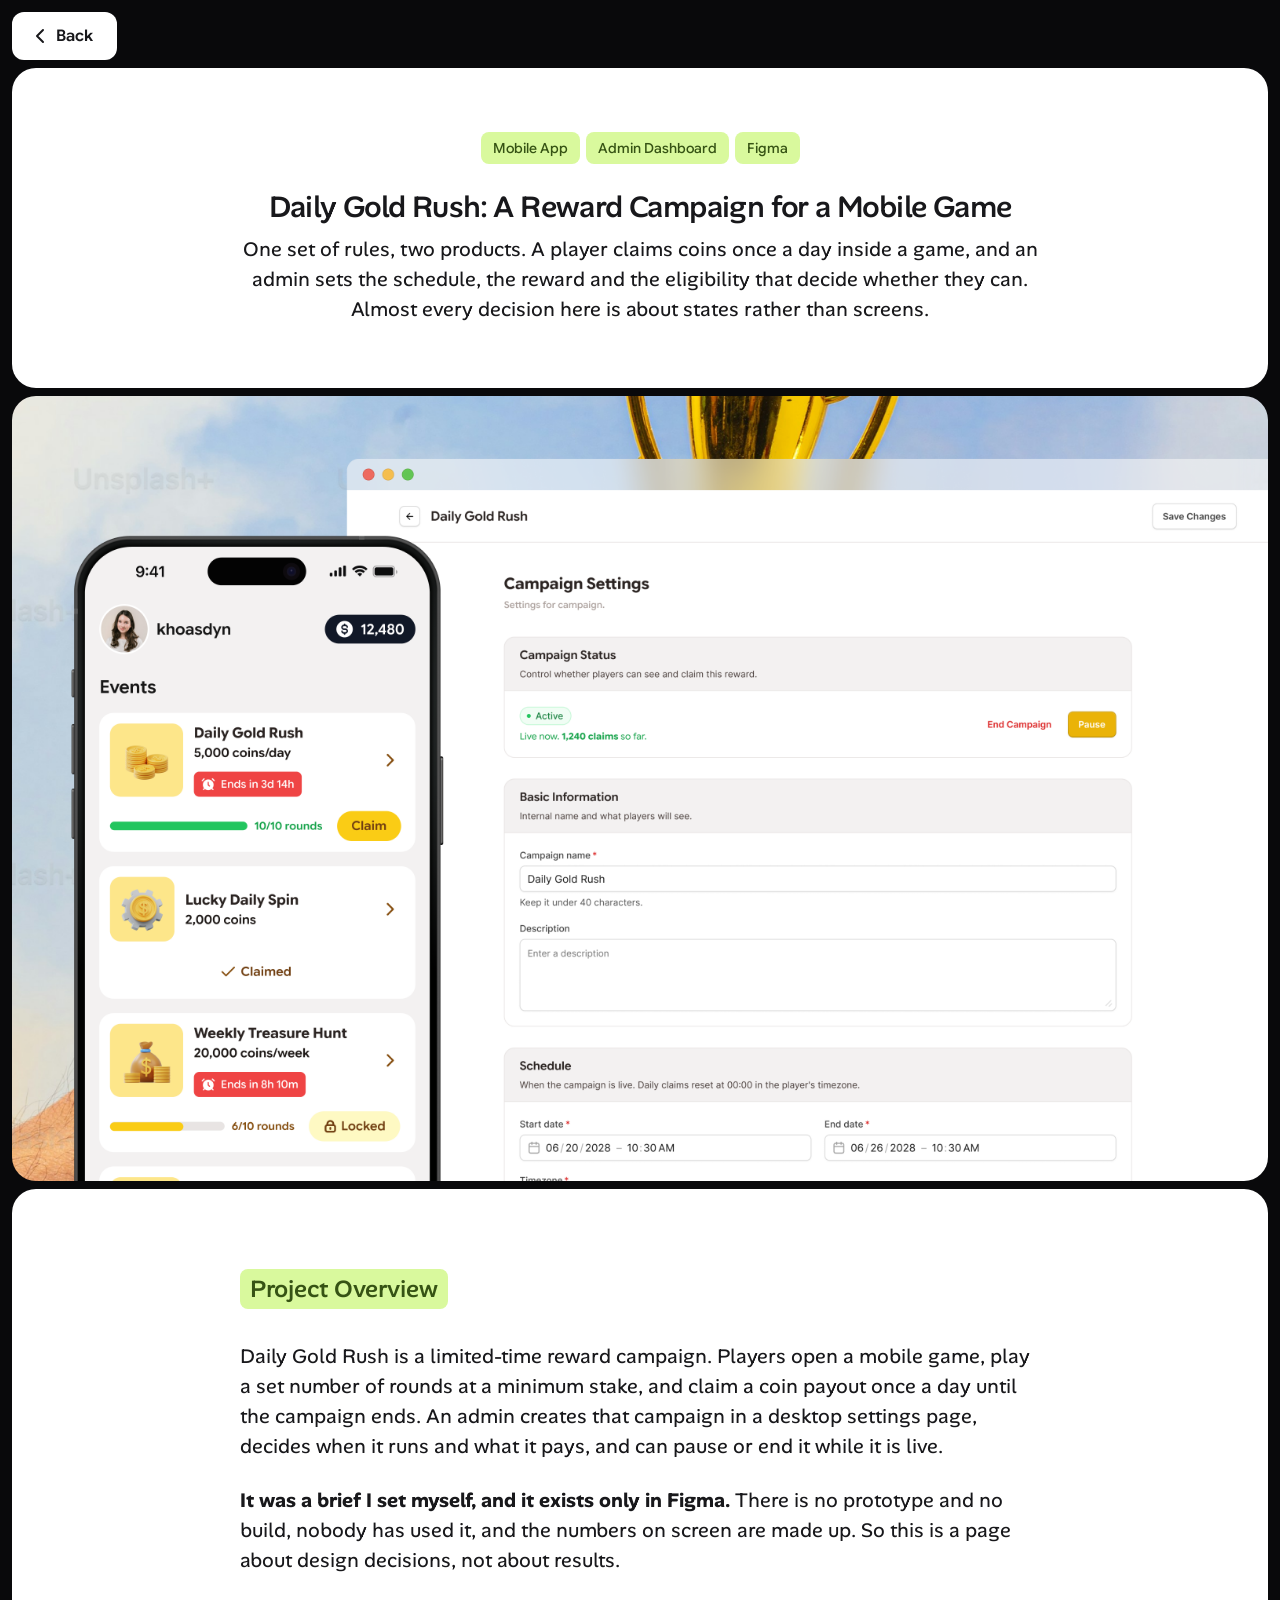
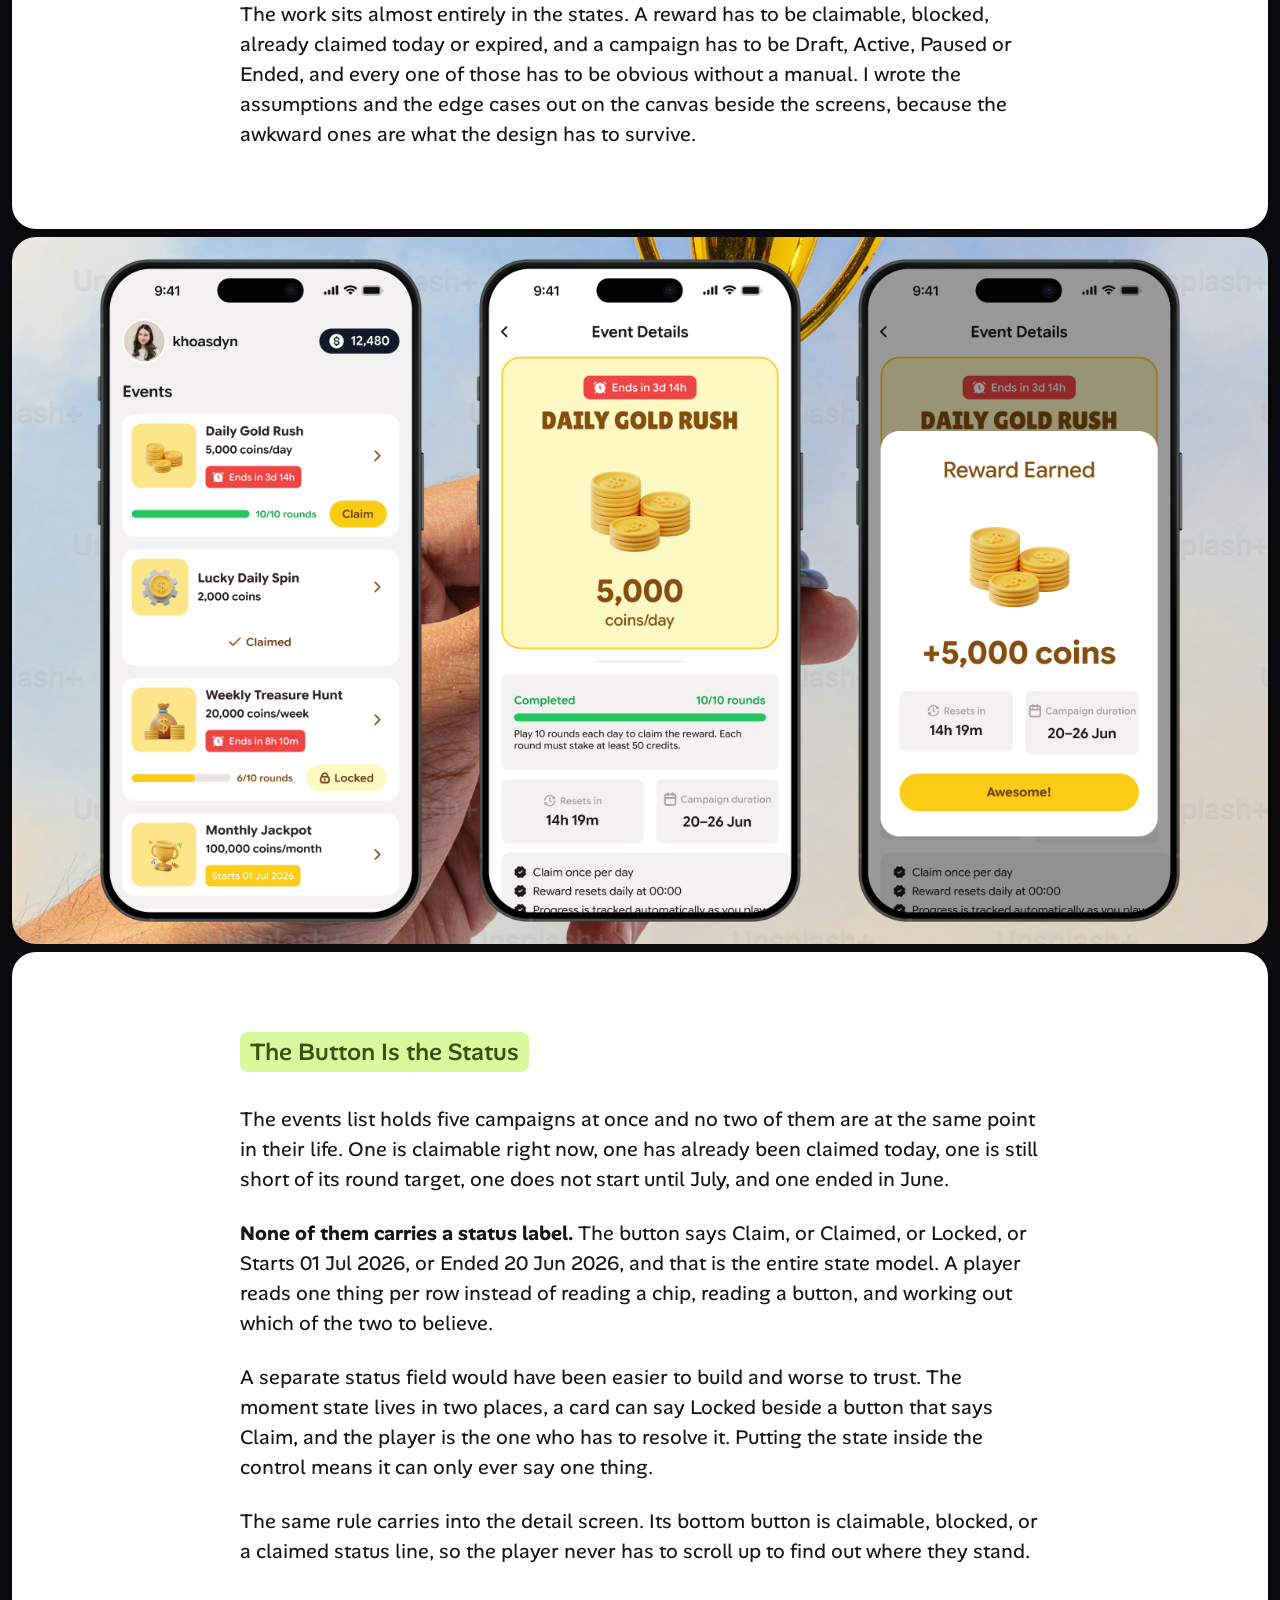
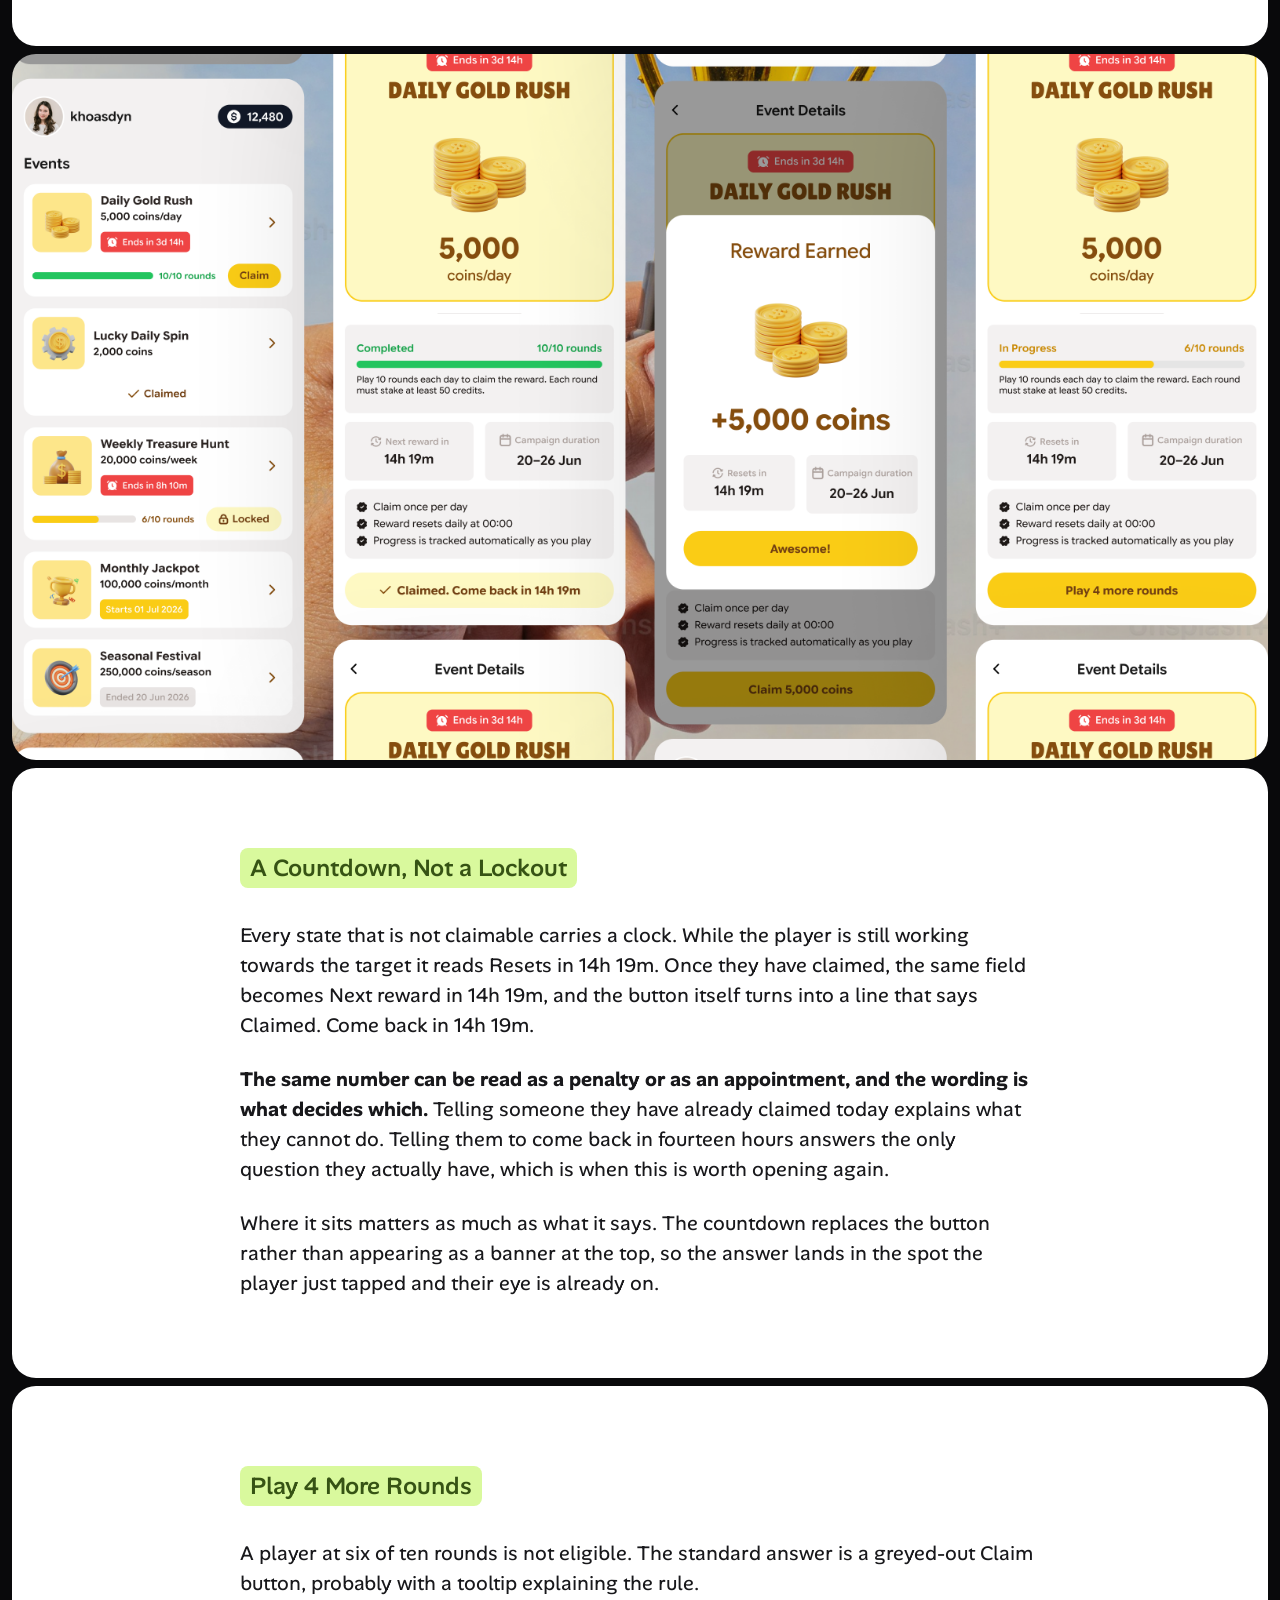
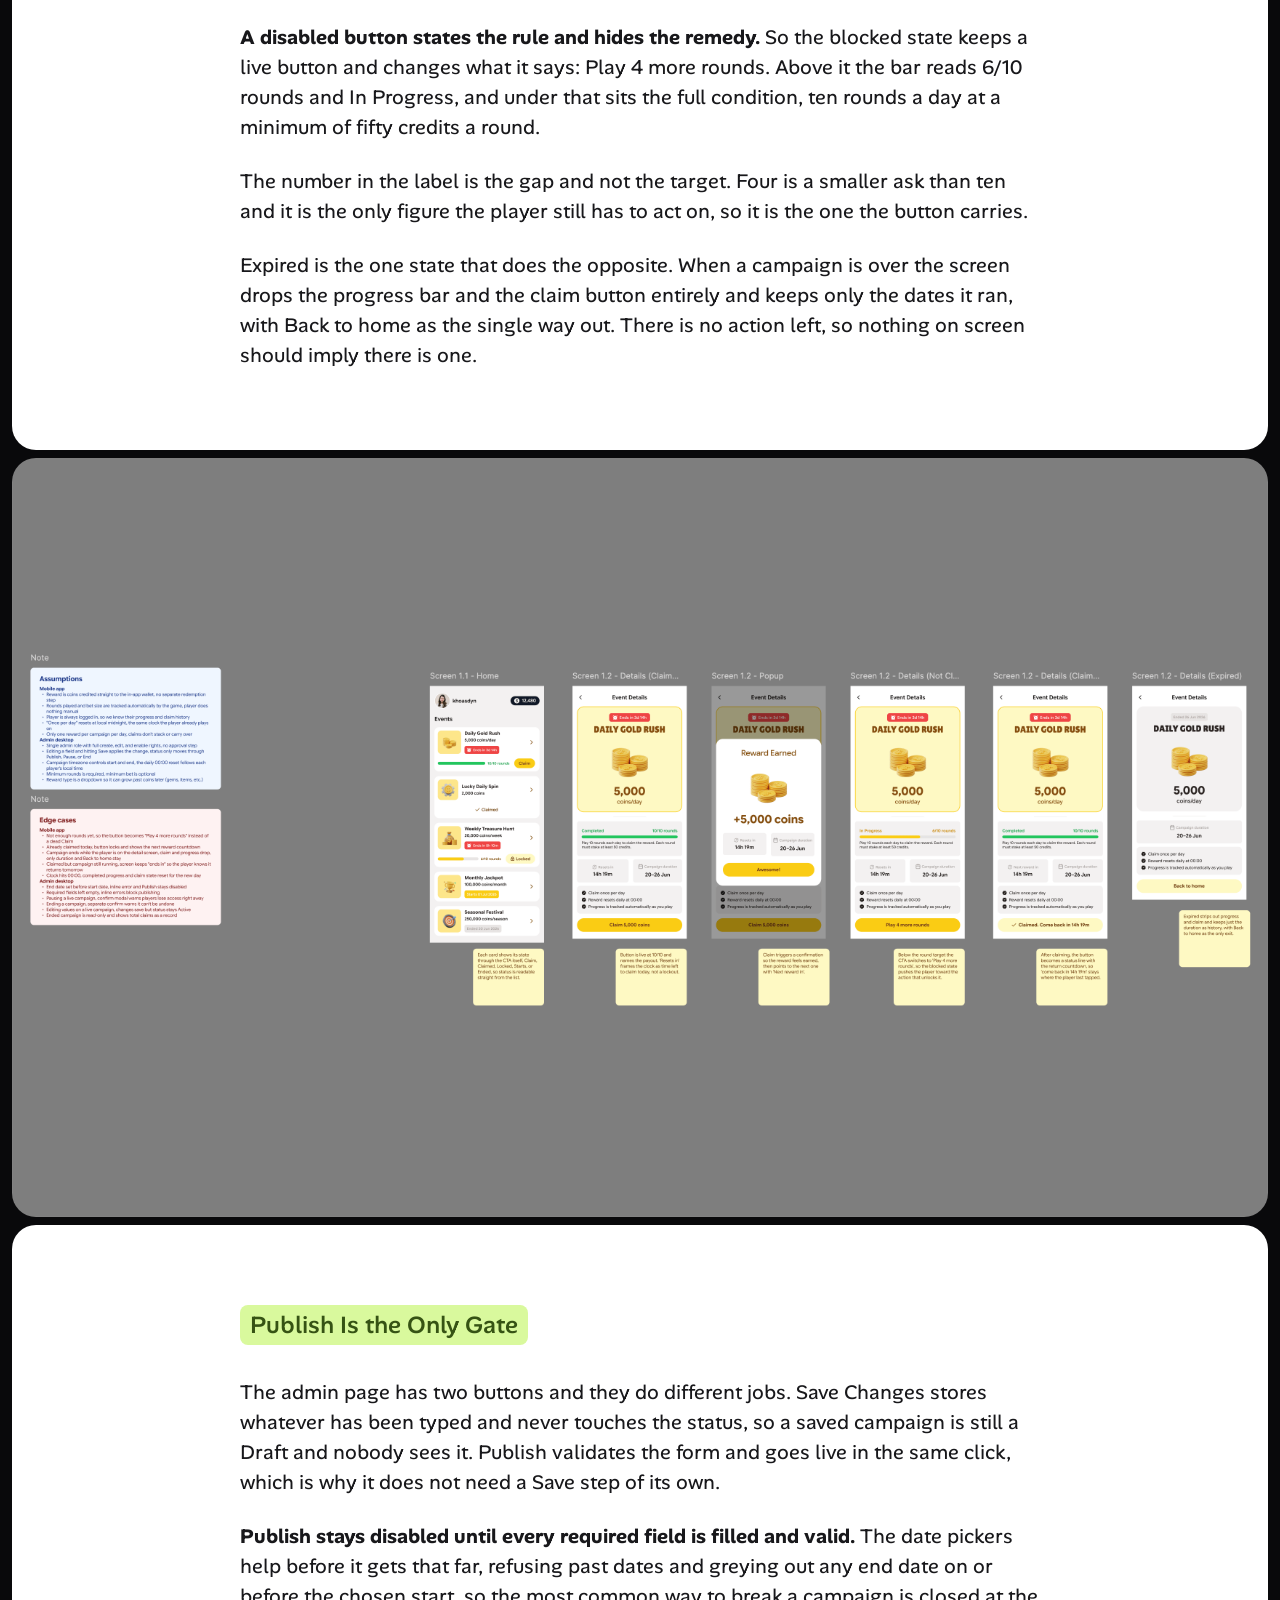
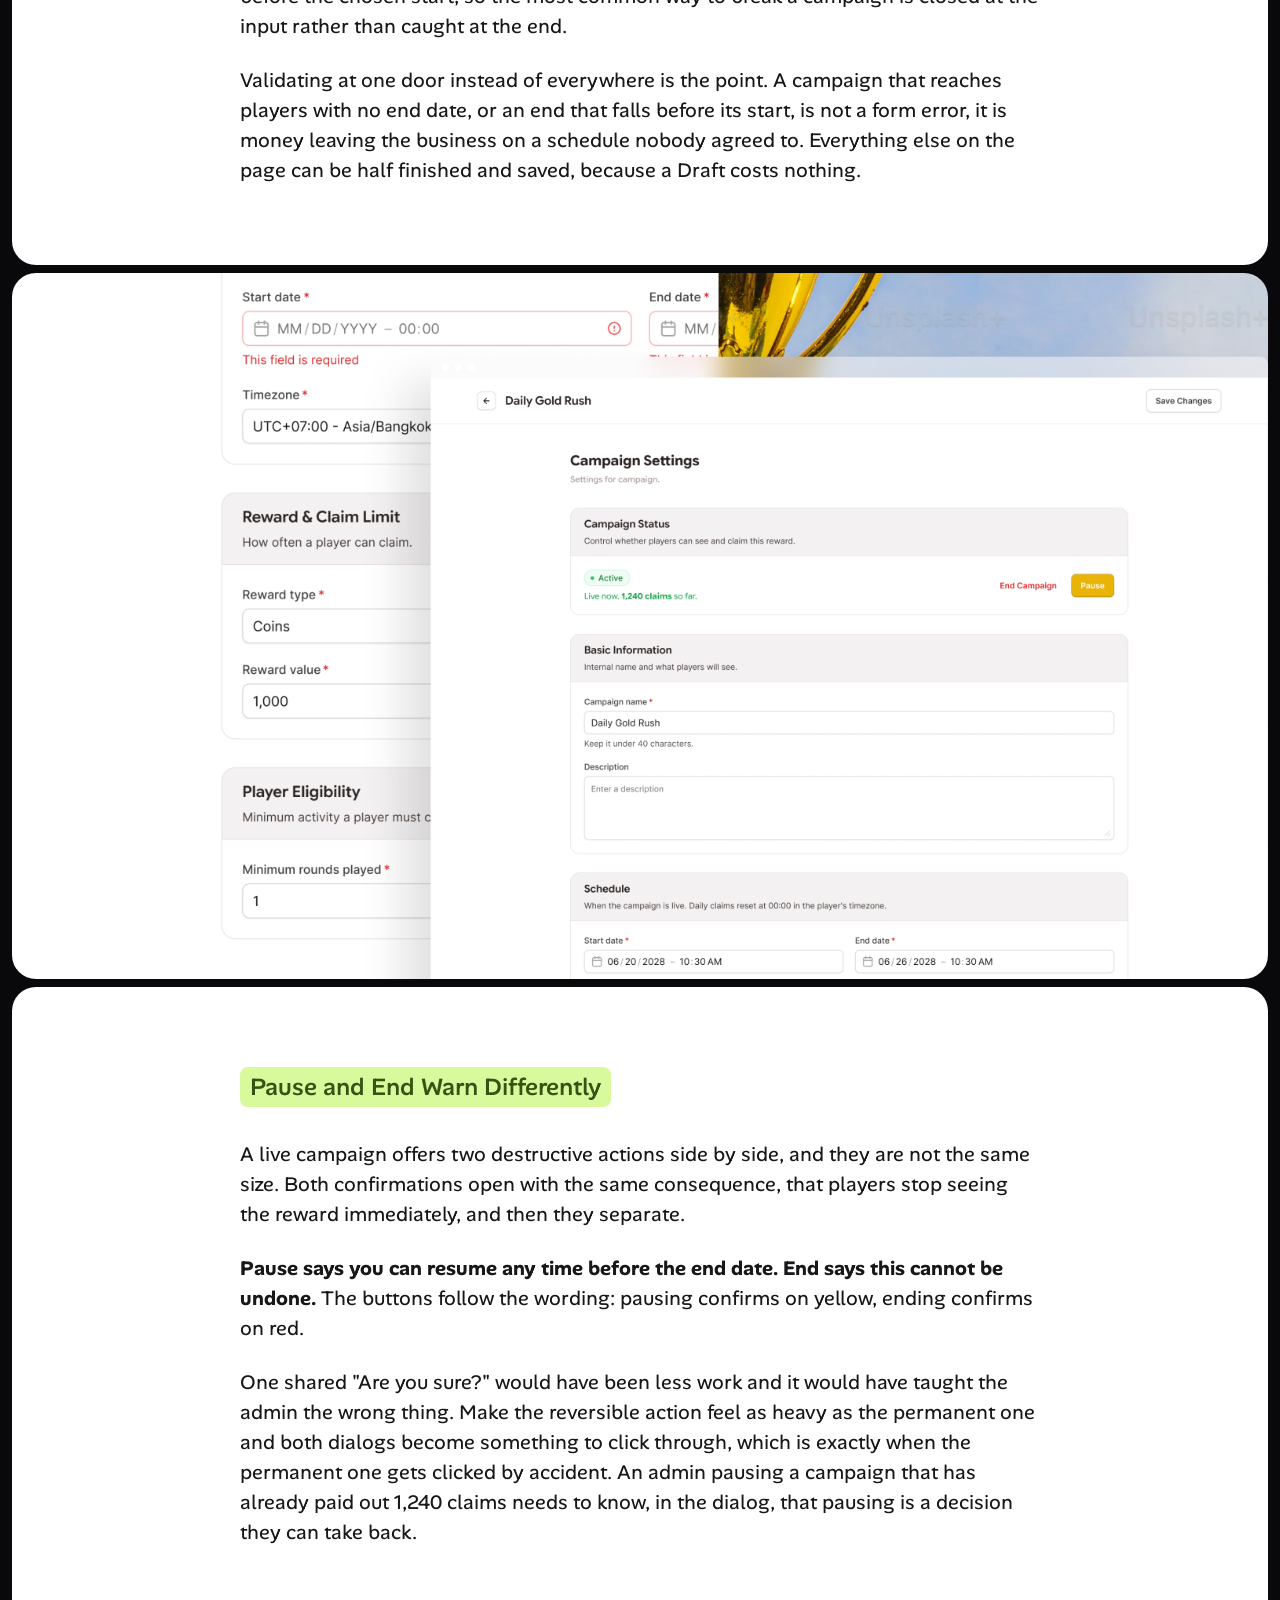
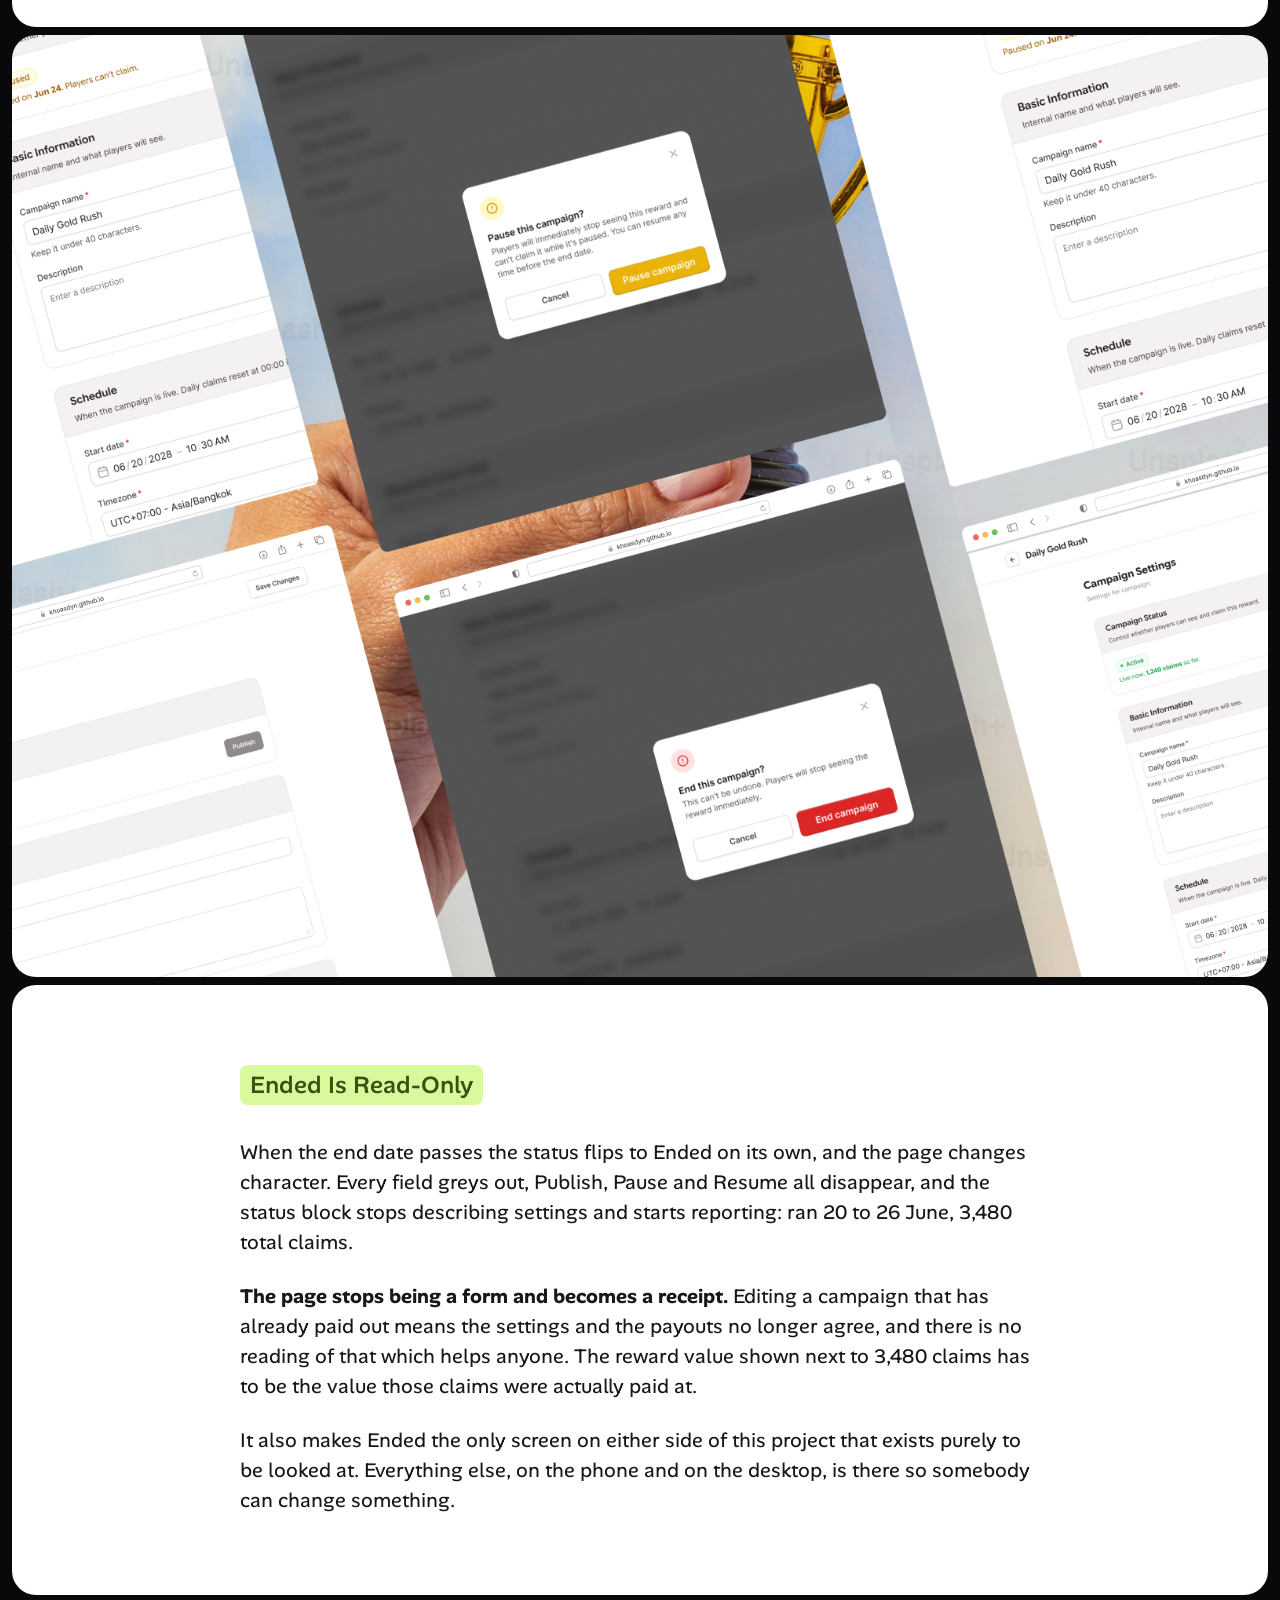
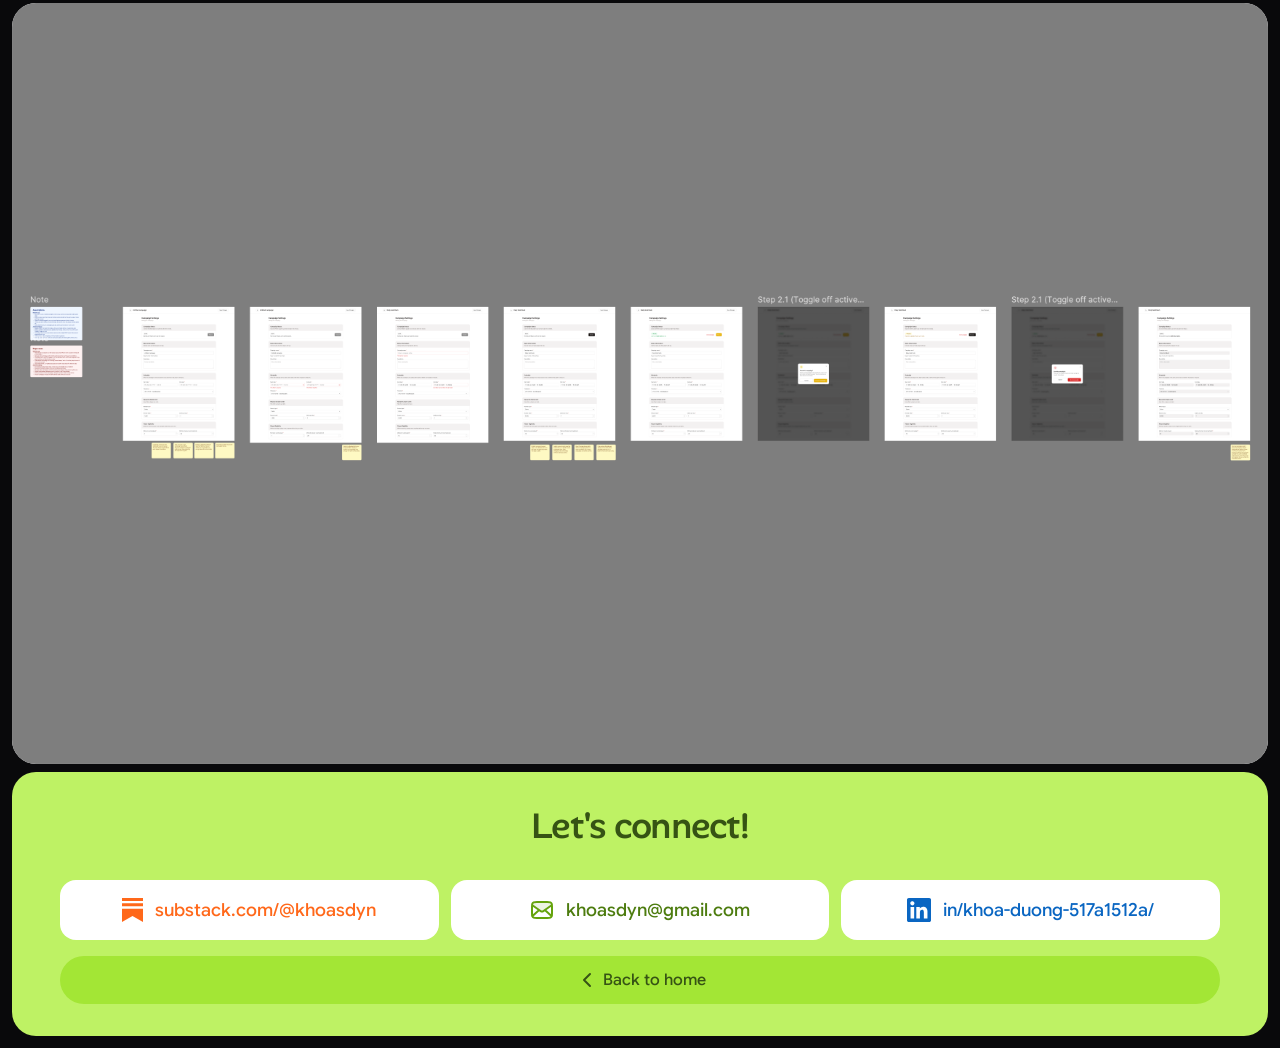
<file: daily-gold-rush.html>
<!DOCTYPE html>
<html lang="en">
<head>
<meta charset="UTF-8">
<meta name="viewport" content="width=device-width, initial-scale=1.0">

<title>Daily Gold Rush — Case Study | Khoa Duong</title>
<meta name="description" content="A self-directed UX exercise: one limited-time reward campaign designed on both sides, a claim flow in a mobile game and the desktop settings page an admin runs it from.">

<meta property="og:type" content="article">
<meta property="og:url" content="https://khoasdyn.github.io/daily-gold-rush.html">
<meta property="og:title" content="Daily Gold Rush — Case Study | Khoa Duong">
<meta property="og:description" content="One limited-time reward campaign designed on both sides: the claim flow players see in a mobile game, and the settings page an admin runs it from.">
<meta property="og:image" content="https://khoasdyn.github.io/assets/images/profile-photo-og.jpg">
<meta name="twitter:card" content="summary">

<meta name="theme-color" content="#09090B">
<link rel="canonical" href="https://khoasdyn.github.io/daily-gold-rush.html">
<link rel="icon" href="assets/images/logo-avatar.png">

<link rel="preload" href="assets/fonts/alan-sans-variable.woff2" as="font" type="font/woff2" crossorigin>
<link rel="preload" href="assets/fonts/google-sans-flex-variable.woff2" as="font" type="font/woff2" crossorigin>

<link rel="stylesheet" href="css/style.css">
</head>
<body>


<div class="page">

  <!-- ============ BACK ============ -->
  <a class="back-btn" href="index.html">
    <i class="icon i-chevron-left" aria-hidden="true"></i>Back
  </a>

  <main class="cs-main" id="case-study">

  <!-- ============ TITLE ============ -->
  <header class="section cs-title">
    <div class="tag-list">
      <span class="tag">Mobile App</span>
      <span class="tag">Admin Dashboard</span>
      <span class="tag">Figma</span>
    </div>

    <div class="cs-title-text">
      <h1>Daily Gold Rush: A Reward Campaign for a Mobile Game</h1>
      <p>One set of rules, two products. A player claims coins once a day inside a game, and an admin sets the schedule, the reward and the eligibility that decide whether they can. Almost every decision here is about states rather than screens.</p>
    </div>
  </header>

  <!-- ============ COVER ============
       The real cover, the same file the homepage card uses. No lazy loading
       here: it is the largest thing above the fold. -->
  <div class="cs-figure cs-cover">
    <img src="assets/project-case-study-images/daily-gold-rush/thumbnail.webp" width="3200" height="2000" fetchpriority="high" decoding="async" alt="The two sides of the project side by side: an iPhone showing a list of reward events with a Claim button, in front of a desktop browser window showing the Daily Gold Rush campaign settings page with an Active status">
  </div>

  <!-- ============ BODY ============
       Reading order runs player side first, then admin side, because the
       admin page only makes sense once you know what it is controlling.

       Six media slots, three per side. Each half opens on its screens and
       closes on its annotated Figma canvas: the player happy path, the full
       state set, the player board, then admin validation and the live
       campaign, the two destructive confirmations, and the admin board.

       Every text block carries a heading. A block with no badge above it reads
       as a loose offcut of the block before it, so the page does not use one. -->

  <section class="section cs-block">
    <h2 class="cs-badge">Project Overview</h2>
    <div class="cs-prose">
      <p>Daily Gold Rush is a limited-time reward campaign. Players open a mobile game, play a set number of rounds at a minimum stake, and claim a coin payout once a day until the campaign ends. An admin creates that campaign in a desktop settings page, decides when it runs and what it pays, and can pause or end it while it is live.</p>
      <p><strong>It was a brief I set myself, and it exists only in Figma.</strong> There is no prototype and no build, nobody has used it, and the numbers on screen are made up. So this is a page about design decisions, not about results.</p>
      <p>The work sits almost entirely in the states. A reward has to be claimable, blocked, already claimed today or expired, and a campaign has to be Draft, Active, Paused or Ended, and every one of those has to be obvious without a manual. I wrote the assumptions and the edge cases out on the canvas beside the screens, because the awkward ones are what the design has to survive.</p>
    </div>
  </section>

  <!-- The player happy path — the events list, the claimable detail screen
       and the confirmation that follows a claim. Sets up what the rest of the
       player section argues about. -->
  <div class="cs-figure">
    <img src="assets/project-case-study-images/daily-gold-rush/mobile-app-screens-01.webp" width="3200" height="1800" alt="Three iPhone screens: the events list with a coin balance and four reward cards, the Daily Gold Rush detail screen showing 5,000 coins a day with a completed 10 of 10 rounds bar, and the same screen with a Reward Earned card confirming plus 5,000 coins" loading="lazy">
  </div>

  <section class="section cs-block">
    <h2 class="cs-badge">The Button Is the Status</h2>
    <div class="cs-prose">
      <p>The events list holds five campaigns at once and no two of them are at the same point in their life. One is claimable right now, one has already been claimed today, one is still short of its round target, one does not start until July, and one ended in June.</p>
      <p><strong>None of them carries a status label.</strong> The button says Claim, or Claimed, or Locked, or Starts 01 Jul 2026, or Ended 20 Jun 2026, and that is the entire state model. A player reads one thing per row instead of reading a chip, reading a button, and working out which of the two to believe.</p>
      <p>A separate status field would have been easier to build and worse to trust. The moment state lives in two places, a card can say Locked beside a button that says Claim, and the player is the one who has to resolve it. Putting the state inside the control means it can only ever say one thing.</p>
      <p>The same rule carries into the detail screen. Its bottom button is claimable, blocked, or a claimed status line, so the player never has to scroll up to find out where they stand.</p>
    </div>
  </section>

  <!-- The full player state set — the list plus the claimable, claimed, not
       claimable and expired detail screens overlapping. The clearest single
       view of how much the CTA is doing. -->
  <div class="cs-figure">
    <img src="assets/project-case-study-images/daily-gold-rush/ending.webp" width="3200" height="1800" alt="Overlapping mockups of the player screens: the events list with Claim, Claimed, Locked, Starts and Ended cards, beside detail screens showing a claimed state reading Claimed come back in 14h 19m, a Reward Earned confirmation, and a blocked state at 6 of 10 rounds with a Play 4 more rounds button" loading="lazy">
  </div>

  <section class="section cs-block">
    <h2 class="cs-badge">A Countdown, Not a Lockout</h2>
    <div class="cs-prose">
      <p>Every state that is not claimable carries a clock. While the player is still working towards the target it reads Resets in 14h 19m. Once they have claimed, the same field becomes Next reward in 14h 19m, and the button itself turns into a line that says Claimed. Come back in 14h 19m.</p>
      <p><strong>The same number can be read as a penalty or as an appointment, and the wording is what decides which.</strong> Telling someone they have already claimed today explains what they cannot do. Telling them to come back in fourteen hours answers the only question they actually have, which is when this is worth opening again.</p>
      <p>Where it sits matters as much as what it says. The countdown replaces the button rather than appearing as a banner at the top, so the answer lands in the spot the player just tapped and their eye is already on.</p>
    </div>
  </section>

  <section class="section cs-block">
    <h2 class="cs-badge">Play 4 More Rounds</h2>
    <div class="cs-prose">
      <p>A player at six of ten rounds is not eligible. The standard answer is a greyed-out Claim button, probably with a tooltip explaining the rule.</p>
      <p><strong>A disabled button states the rule and hides the remedy.</strong> So the blocked state keeps a live button and changes what it says: Play 4 more rounds. Above it the bar reads 6/10 rounds and In Progress, and under that sits the full condition, ten rounds a day at a minimum of fifty credits a round.</p>
      <p>The number in the label is the gap and not the target. Four is a smaller ask than ten and it is the only figure the player still has to act on, so it is the one the button carries.</p>
      <p>Expired is the one state that does the opposite. When a campaign is over the screen drops the progress bar and the claim button entirely and keeps only the dates it ran, with Back to home as the single way out. There is no action left, so nothing on screen should imply there is one.</p>
    </div>
  </section>

  <!-- The player-side Figma canvas, showing all six frames in order with
       their annotations, plus the assumptions and edge case notes that sit to
       the left of them. Evidence of the working method rather than a screen. -->
  <div class="cs-figure">
    <img src="assets/project-case-study-images/daily-gold-rush/figma-screenshot-mobile-app.webp" width="3456" height="2088" alt="The Figma canvas for the player side: an assumptions note and an edge cases note on the left, then six frames in a row for the home list, the claimable detail, the reward confirmation, the not claimable state, the claimed state and the expired state, each with a yellow annotation below it" loading="lazy">
  </div>

  <section class="section cs-block">
    <h2 class="cs-badge">Publish Is the Only Gate</h2>
    <div class="cs-prose">
      <p>The admin page has two buttons and they do different jobs. Save Changes stores whatever has been typed and never touches the status, so a saved campaign is still a Draft and nobody sees it. Publish validates the form and goes live in the same click, which is why it does not need a Save step of its own.</p>
      <p><strong>Publish stays disabled until every required field is filled and valid.</strong> The date pickers help before it gets that far, refusing past dates and greying out any end date on or before the chosen start, so the most common way to break a campaign is closed at the input rather than caught at the end.</p>
      <p>Validating at one door instead of everywhere is the point. A campaign that reaches players with no end date, or an end that falls before its start, is not a form error, it is money leaving the business on a schedule nobody agreed to. Everything else on the page can be half finished and saved, because a Draft costs nothing.</p>
    </div>
  </section>

  <!-- Admin validation and the live campaign — required-field errors blocking
       a draft on the left, an Active campaign with its claim count on the
       right. Shows both ends of the publish gate. -->
  <div class="cs-figure">
    <img src="assets/project-case-study-images/daily-gold-rush/admin-dashboard-screens-01.webp" width="3200" height="1800" alt="Two admin views: a draft campaign with empty start and end date fields outlined in red reading This field is required, and the live Daily Gold Rush settings page showing an Active status with 1,240 claims so far beside End Campaign and Pause buttons" loading="lazy">
  </div>

  <section class="section cs-block">
    <h2 class="cs-badge">Pause and End Warn Differently</h2>
    <div class="cs-prose">
      <p>A live campaign offers two destructive actions side by side, and they are not the same size. Both confirmations open with the same consequence, that players stop seeing the reward immediately, and then they separate.</p>
      <p><strong>Pause says you can resume any time before the end date. End says this cannot be undone.</strong> The buttons follow the wording: pausing confirms on yellow, ending confirms on red.</p>
      <p>One shared "Are you sure?" would have been less work and it would have taught the admin the wrong thing. Make the reversible action feel as heavy as the permanent one and both dialogs become something to click through, which is exactly when the permanent one gets clicked by accident. An admin pausing a campaign that has already paid out 1,240 claims needs to know, in the dialog, that pausing is a decision they can take back.</p>
    </div>
  </section>

  <!-- The two confirmations, plus the Draft, Paused and Ended variants of the
       status block behind them. The clearest shot of how the wording and the
       button colour split between the reversible and the permanent action. -->
  <div class="cs-figure">
    <img src="assets/project-case-study-images/daily-gold-rush/admin-dashboard-screens-02.webp" width="3200" height="2400" alt="Admin campaign settings screens arranged at an angle, with two modal dialogs in front: Pause this campaign with a yellow Pause campaign button, and End this campaign warning that it cannot be undone with a red End campaign button" loading="lazy">
  </div>

  <section class="section cs-block">
    <h2 class="cs-badge">Ended Is Read-Only</h2>
    <div class="cs-prose">
      <p>When the end date passes the status flips to Ended on its own, and the page changes character. Every field greys out, Publish, Pause and Resume all disappear, and the status block stops describing settings and starts reporting: ran 20 to 26 June, 3,480 total claims.</p>
      <p><strong>The page stops being a form and becomes a receipt.</strong> Editing a campaign that has already paid out means the settings and the payouts no longer agree, and there is no reading of that which helps anyone. The reward value shown next to 3,480 claims has to be the value those claims were actually paid at.</p>
      <p>It also makes Ended the only screen on either side of this project that exists purely to be looked at. Everything else, on the phone and on the desktop, is there so somebody can change something.</p>
    </div>
  </section>

  <!-- The admin-side Figma canvas, closing the page the way the player board
       closed the player half: every status the settings page moves through,
       in order, with its own assumptions and edge case notes beside it. -->
  <div class="cs-figure">
    <img src="assets/project-case-study-images/daily-gold-rush/figma-screenshot-admin-dashboard.webp" width="3456" height="2092" alt="The Figma canvas for the admin side: an assumptions note and an edge cases note on the left, then nine campaign settings frames in a row covering the empty draft, the validation errors, the filled draft, the live campaign, the pause confirmation, the paused state, the end confirmation and the read-only ended state, each with a yellow annotation below it" loading="lazy">
  </div>

  </main>

  <!-- ============ CONTACT ============
       The same block as the homepage footer apart from the nav button at the
       bottom, which is the "Back to home" variant here and "Back to top" there. -->
  <footer class="contact">
    <div class="contact-body">
      <h2>Let's connect!</h2>

      <div class="contact-cards">
        <a class="contact-card contact-substack" href="https://substack.com/@khoasdyn"
           target="_blank" rel="noopener noreferrer" aria-label="Read my writing on Substack: substack.com/@khoasdyn">
          <img src="assets/logos/substack-logo.svg" alt="" width="21" height="24">substack.com/@khoasdyn
        </a>
        <a class="contact-card contact-email" href="mailto:khoasdyn@gmail.com"
           aria-label="Email me at khoasdyn@gmail.com">
          <img src="assets/logos/email-icon.svg" alt="" width="24" height="24">khoasdyn@gmail.com
        </a>
        <a class="contact-card contact-linkedin" href="https://www.linkedin.com/in/khoa-duong-517a1512a/"
           target="_blank" rel="noopener noreferrer" aria-label="Connect with me on LinkedIn: in/khoa-duong-517a1512a/">
          <img src="assets/logos/linkedin-logo.svg" alt="" width="24" height="24">in/khoa-duong-517a1512a/
        </a>
      </div>
    </div>

    <!-- The "Back to home" variant, which is the one a case study carries.
         It repeats the back button at the top of the page on purpose, so the
         reader does not have to scroll back up to leave. -->
    <a class="contact-nav" href="index.html">
      <i class="icon i-chevron-left" aria-hidden="true"></i>Back to home
    </a>
  </footer>

</div>
</body>
</html>
</file>
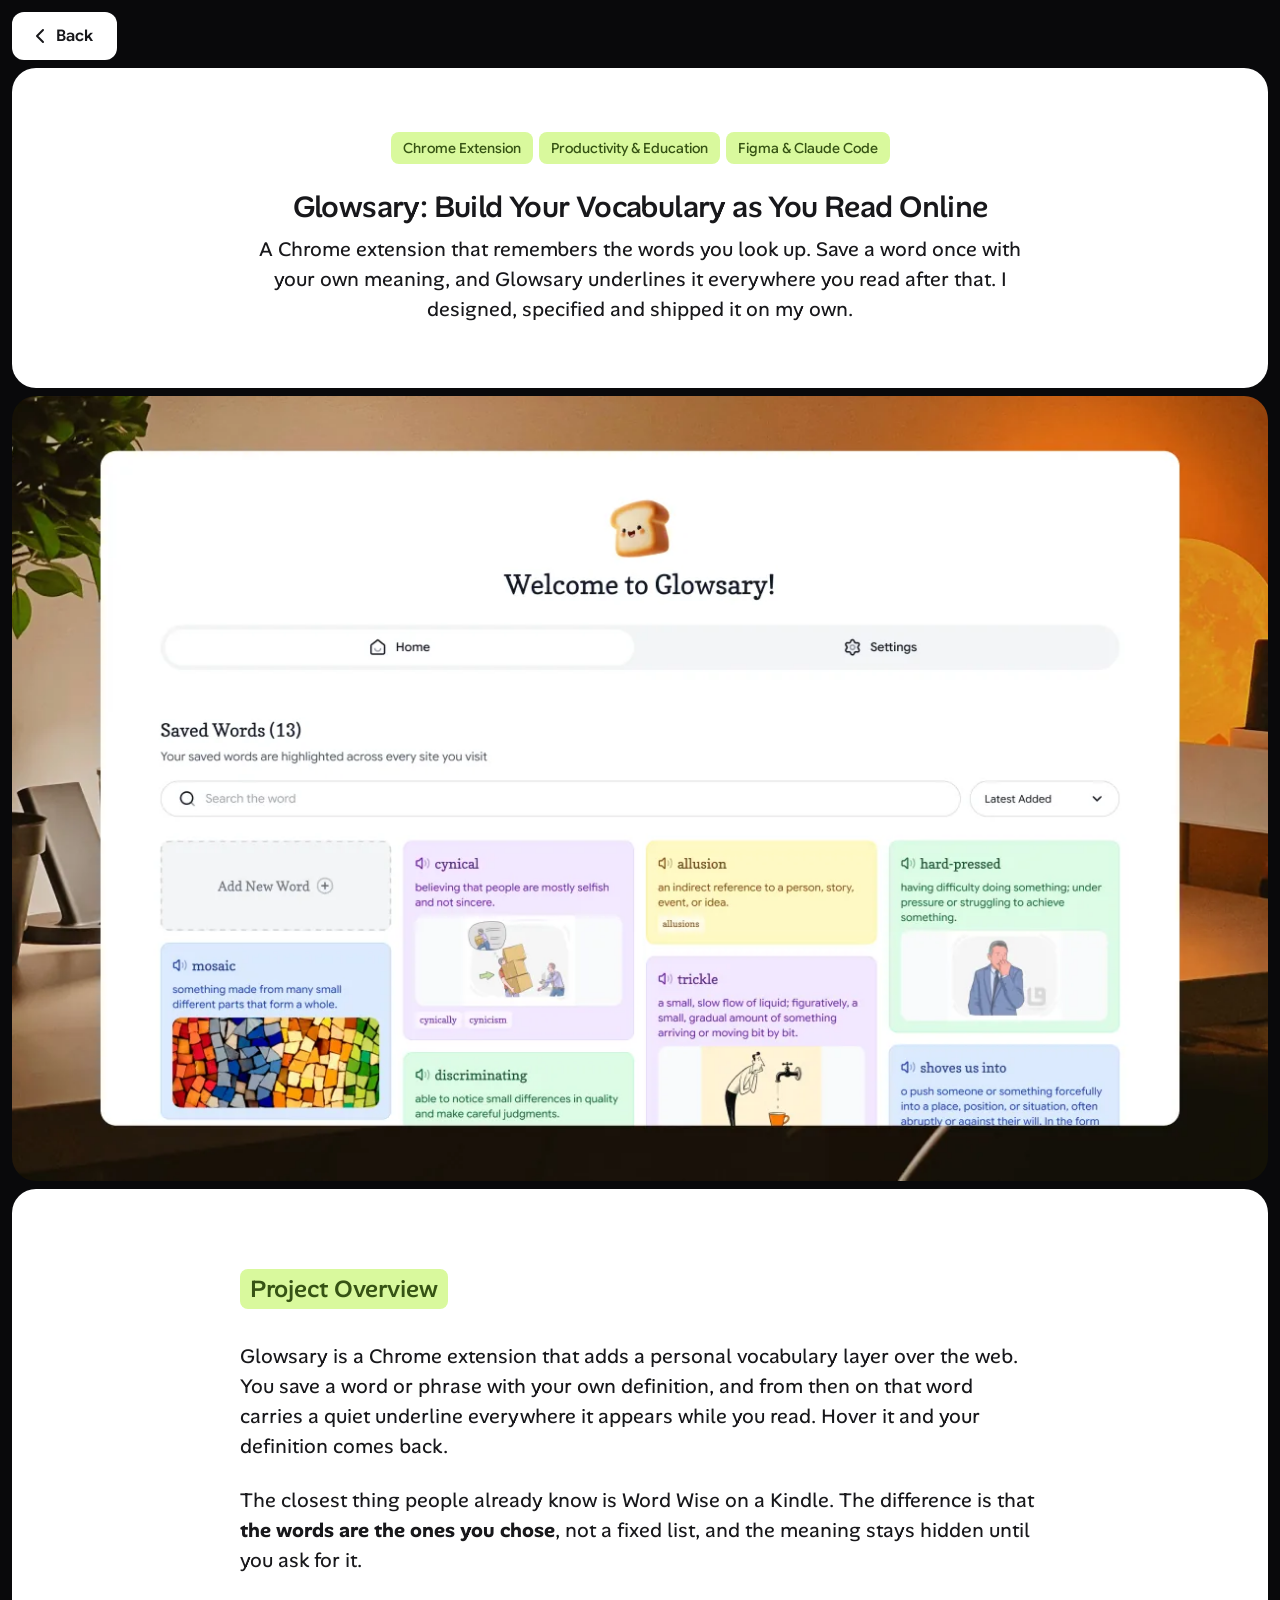
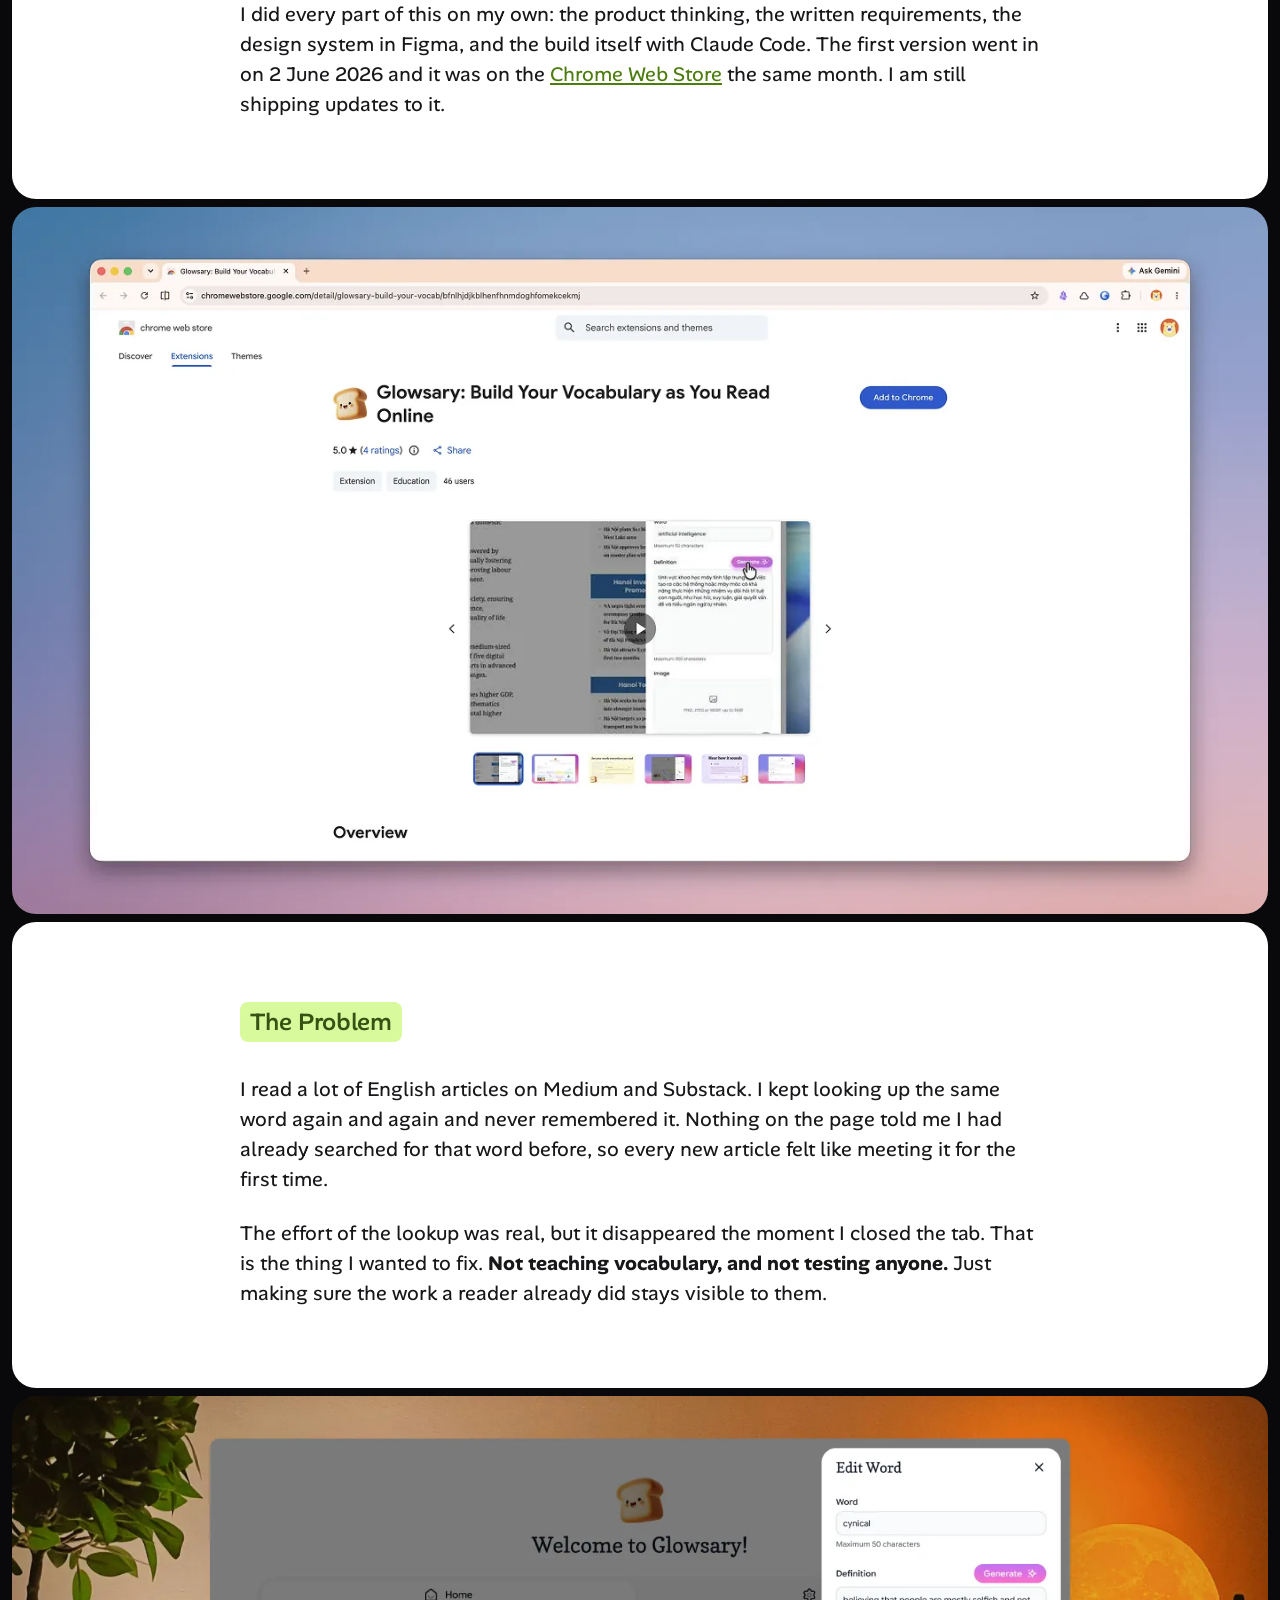
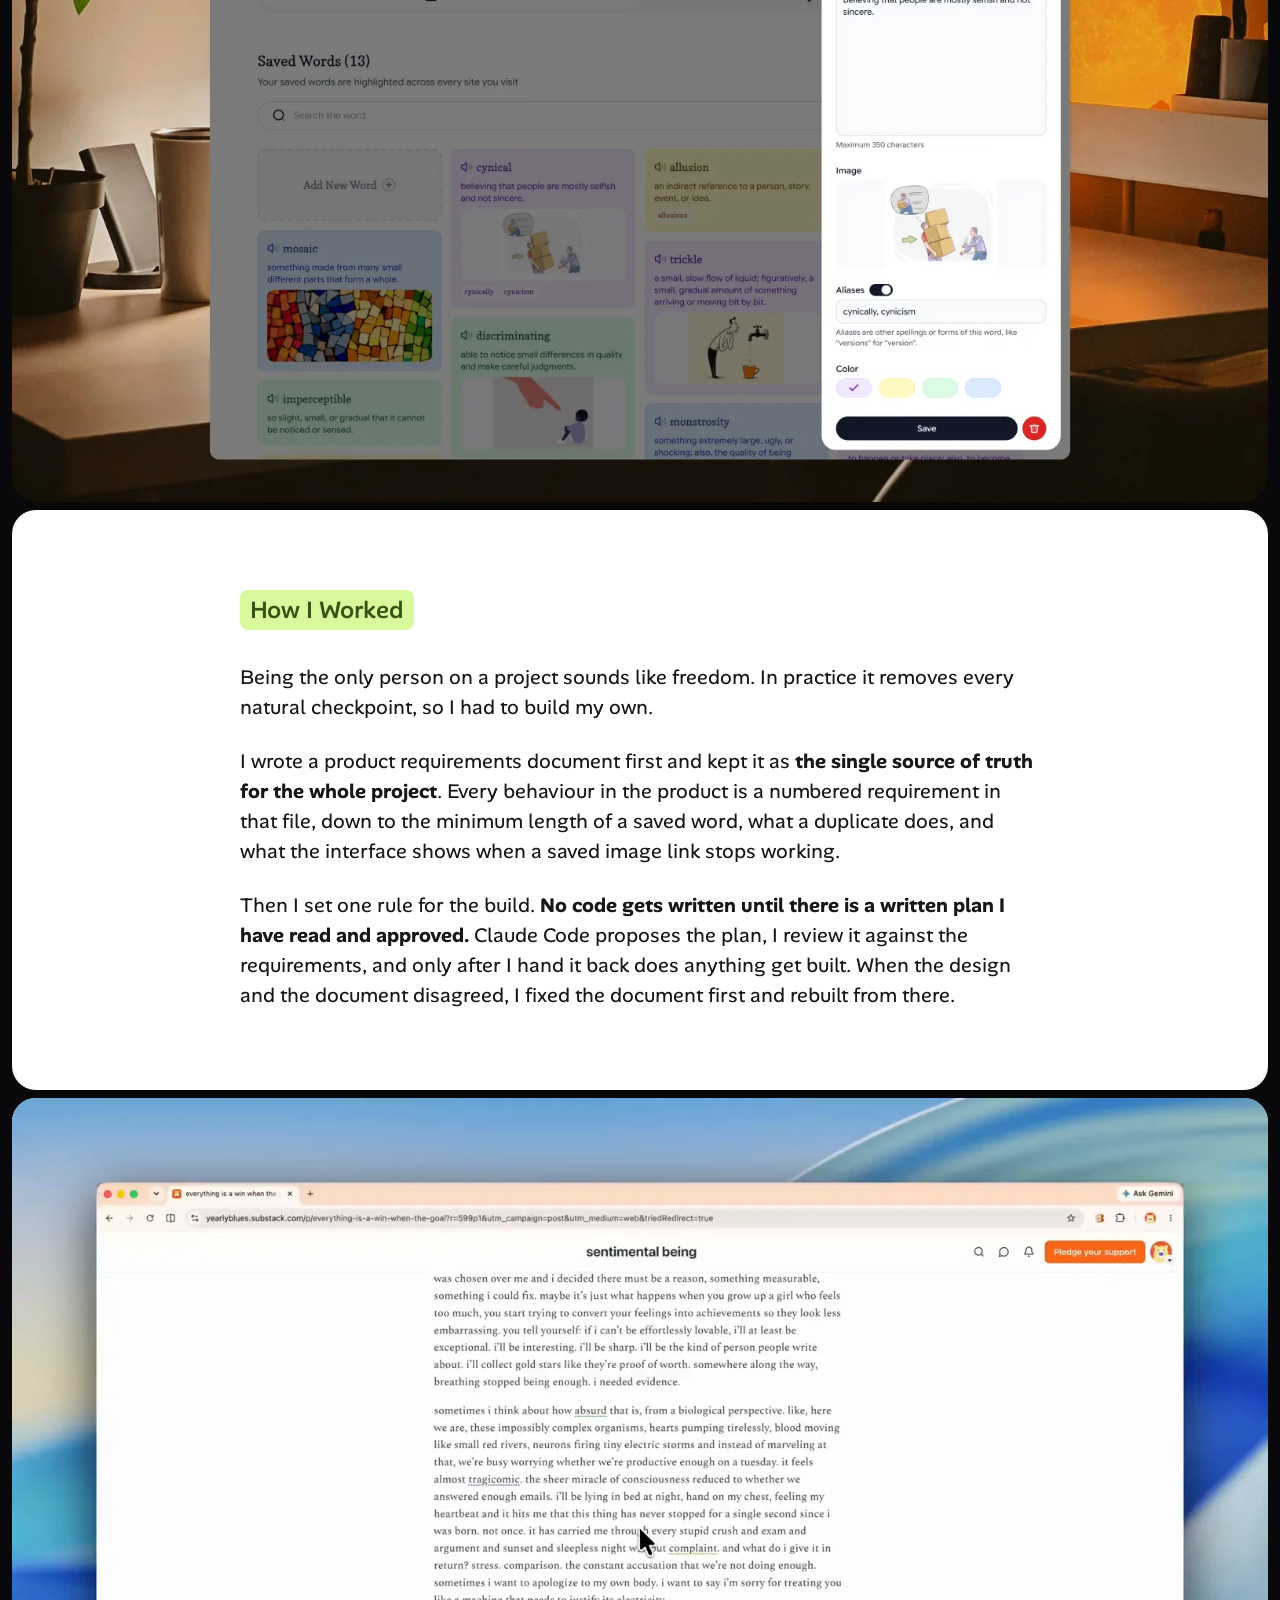
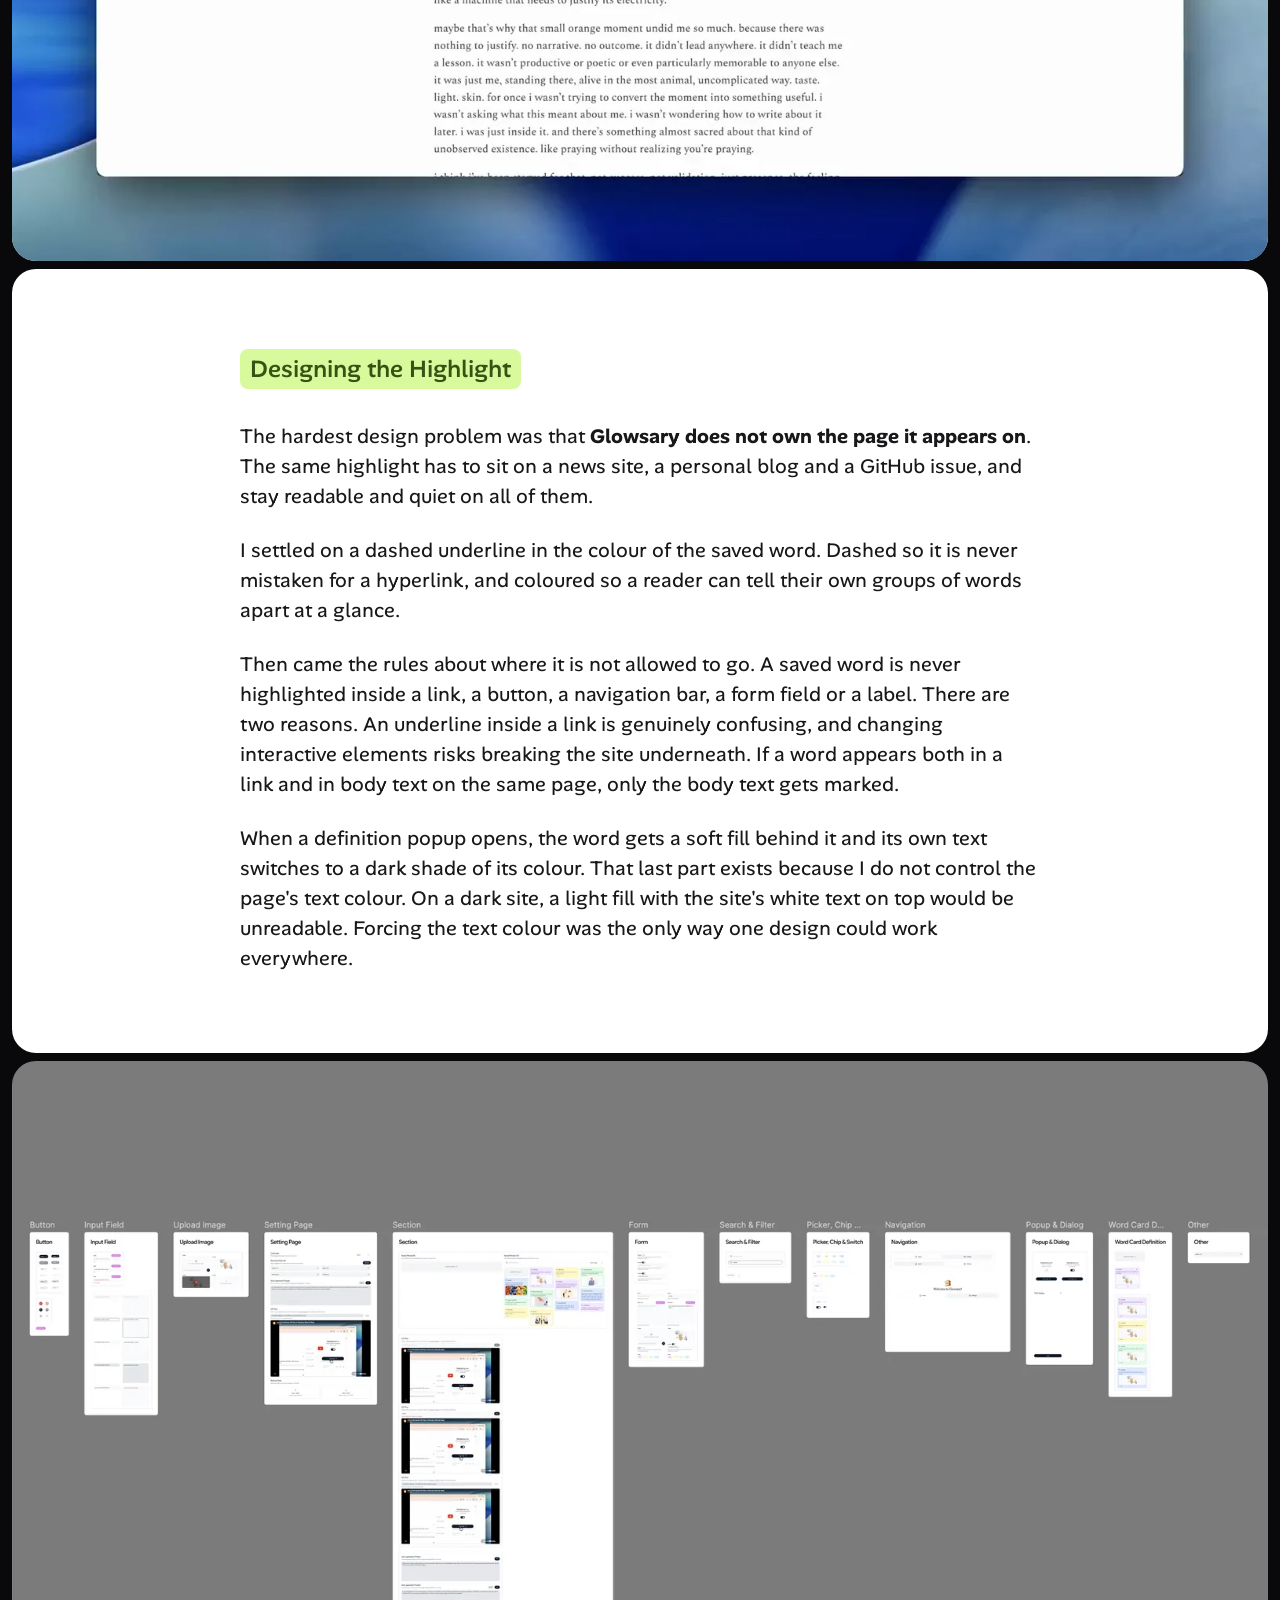
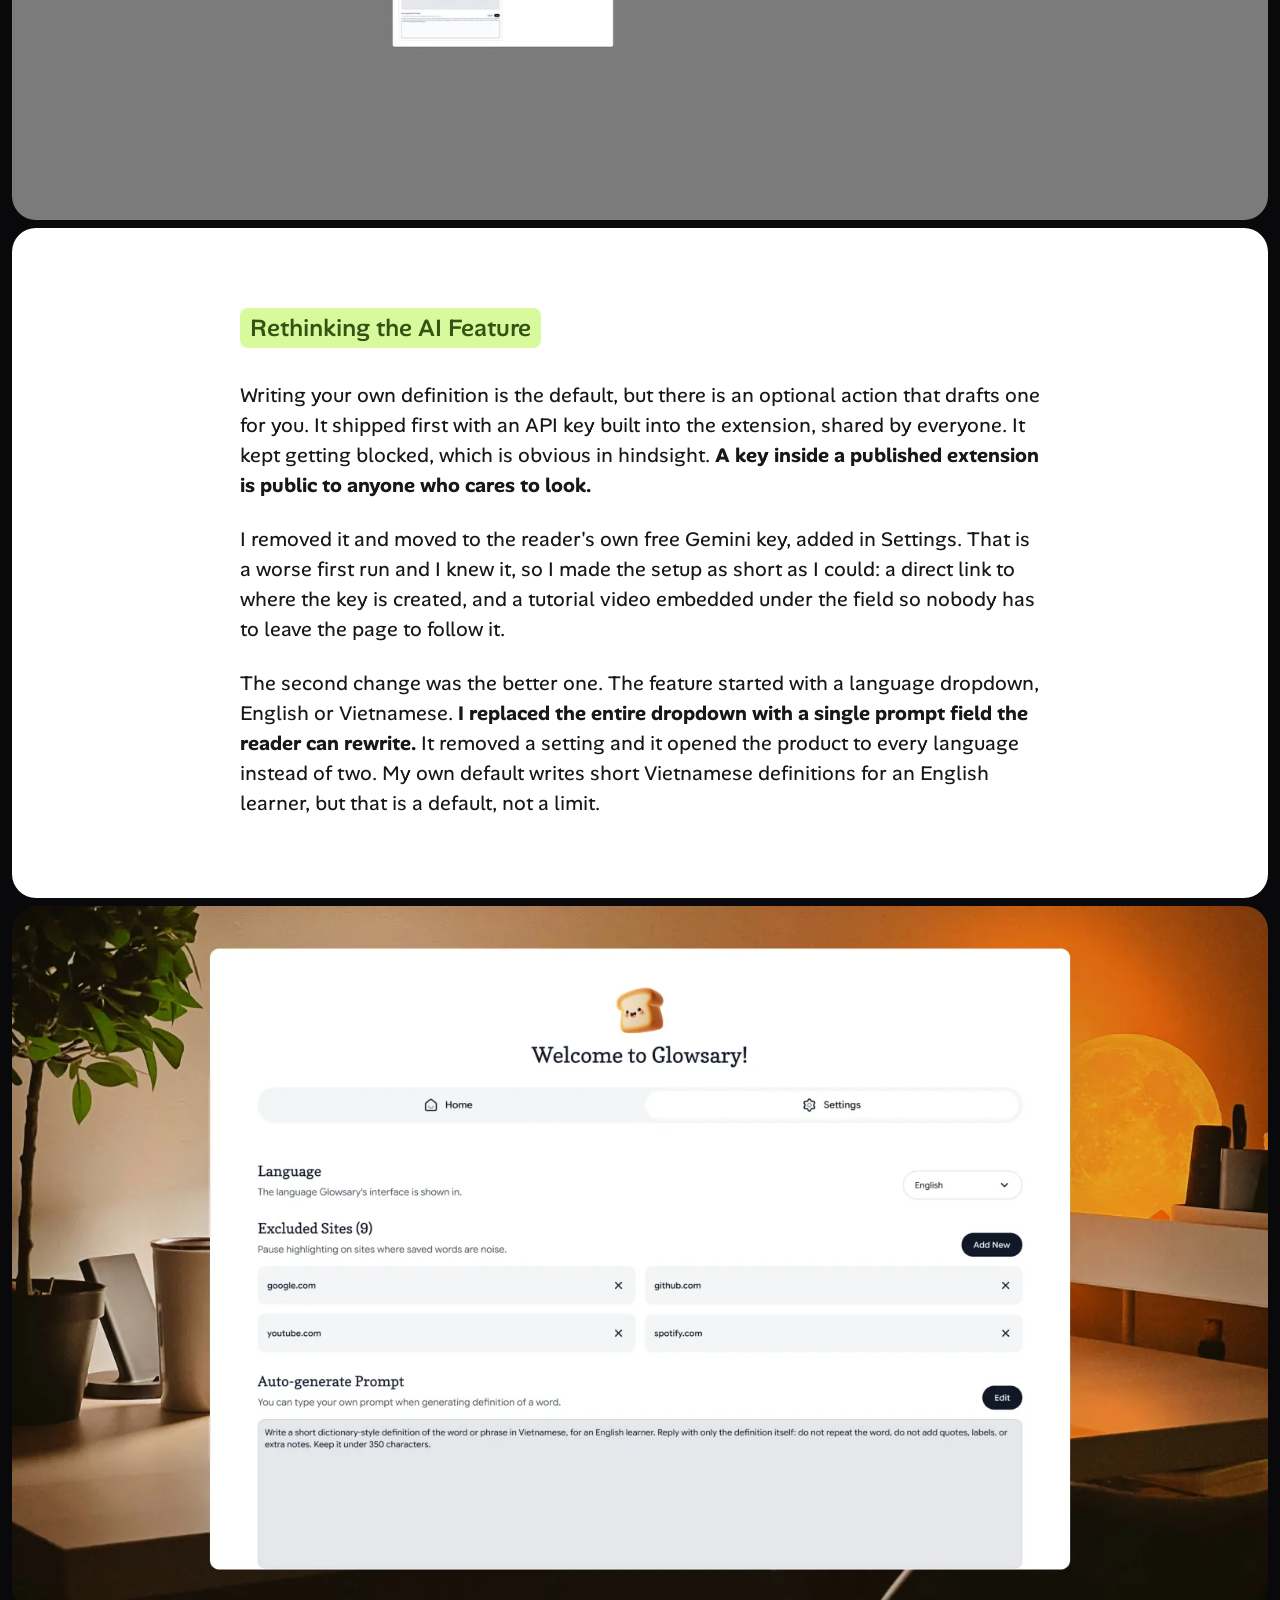
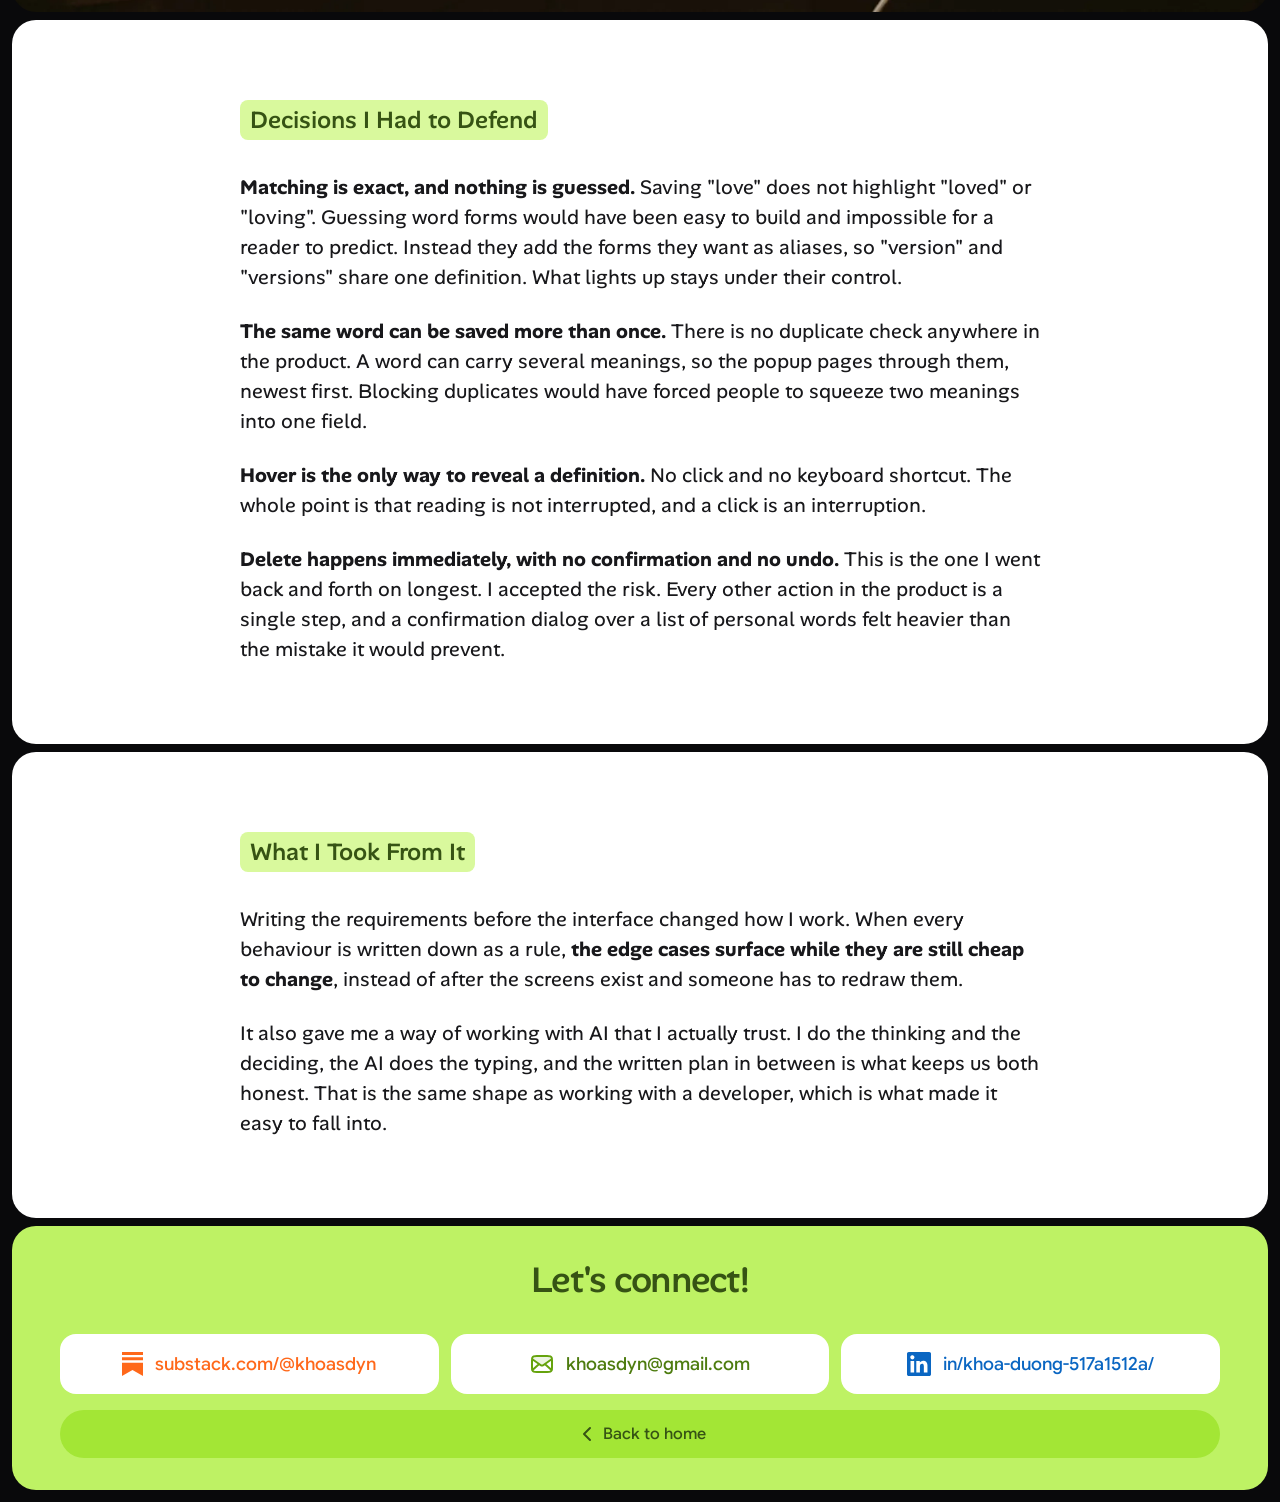
<file: glowsary.html>
<!DOCTYPE html>
<html lang="en">
<head>
<meta charset="UTF-8">
<meta name="viewport" content="width=device-width, initial-scale=1.0">

<title>Glowsary — Case Study | Khoa Duong</title>
<meta name="description" content="How I designed and shipped Glowsary, a Chrome extension that underlines the words you have already looked up, everywhere you read.">

<meta property="og:type" content="article">
<meta property="og:url" content="https://khoasdyn.github.io/glowsary.html">
<meta property="og:title" content="Glowsary — Case Study | Khoa Duong">
<meta property="og:description" content="A Chrome extension that remembers the words you look up. Designed, specified and shipped on my own.">
<meta property="og:image" content="https://khoasdyn.github.io/assets/images/profile-photo-og.jpg">
<meta name="twitter:card" content="summary">

<meta name="theme-color" content="#09090B">
<link rel="canonical" href="https://khoasdyn.github.io/glowsary.html">
<link rel="icon" href="assets/images/logo-avatar.png">

<link rel="preload" href="assets/fonts/alan-sans-variable.woff2" as="font" type="font/woff2" crossorigin>
<link rel="preload" href="assets/fonts/google-sans-flex-variable.woff2" as="font" type="font/woff2" crossorigin>

<link rel="stylesheet" href="css/style.css">
</head>
<body>


<div class="page">

  <!-- ============ BACK ============ -->
  <a class="back-btn" href="index.html">
    <i class="icon i-chevron-left" aria-hidden="true"></i>Back
  </a>

  <main class="cs-main" id="case-study">

  <!-- ============ TITLE ============ -->
  <header class="section cs-title">
    <div class="tag-list">
      <span class="tag">Chrome Extension</span>
      <span class="tag">Productivity &amp; Education</span>
      <span class="tag">Figma &amp; Claude Code</span>
    </div>

    <div class="cs-title-text">
      <h1>Glowsary: Build Your Vocabulary as You Read Online</h1>
      <p>A Chrome extension that remembers the words you look up. Save a word once with your own meaning, and Glowsary underlines it everywhere you read after that. I designed, specified and shipped it on my own.</p>
    </div>
  </header>

  <!-- ============ COVER ============
       The real cover, the same file the homepage card uses. No lazy loading
       here: it is the largest thing above the fold. -->
  <div class="cs-figure cs-cover">
    <img src="assets/project-case-study-images/glowsary/glowsary-cover.webp" width="1416" height="797" fetchpriority="high" decoding="async" alt="The Glowsary home screen, with saved words shown as coloured cards">
  </div>

  <!-- ============ BODY ============
       Five real media slots, in reading order: the Chrome Web Store listing,
       the Edit Word panel, the demo recording, the Figma component library and
       the Settings tab. The video autoplays muted on a loop, so it needs no
       JavaScript and no controls.

       Every text block carries a heading. A block with no badge above it reads
       as a loose offcut of the block before it, so the page does not use one. -->

  <section class="section cs-block">
    <h2 class="cs-badge">Project Overview</h2>
    <div class="cs-prose">
      <p>Glowsary is a Chrome extension that adds a personal vocabulary layer over the web. You save a word or phrase with your own definition, and from then on that word carries a quiet underline everywhere it appears while you read. Hover it and your definition comes back.</p>
      <p>The closest thing people already know is Word Wise on a Kindle. The difference is that <strong>the words are the ones you chose</strong>, not a fixed list, and the meaning stays hidden until you ask for it.</p>
      <p>I did every part of this on my own: the product thinking, the written requirements, the design system in Figma, and the build itself with Claude Code. The first version went in on 2 June 2026 and it was on the <a href="https://chromewebstore.google.com/detail/glowsary-build-your-vocab/bfnlhjdjkblhenfhnmdoghfomekcekmj" target="_blank" rel="noopener noreferrer">Chrome Web Store</a> the same month. I am still shipping updates to it.</p>
    </div>
  </section>

  <!-- Image 01 — the shipped product: the Glowsary listing on the Chrome Web
       Store. It sits here rather than at the end of the page because the
       paragraph above it closes on the extension reaching the store. -->
  <div class="cs-figure">
    <img src="assets/project-case-study-images/glowsary/glowsary-01.webp" width="1416" height="797" alt="The Glowsary listing on the Chrome Web Store, showing the extension's name, its screenshots and the Add to Chrome button" loading="lazy">
  </div>

  <section class="section cs-block">
    <h2 class="cs-badge">The Problem</h2>
    <div class="cs-prose">
      <p>I read a lot of English articles on Medium and Substack. I kept looking up the same word again and again and never remembered it. Nothing on the page told me I had already searched for that word before, so every new article felt like meeting it for the first time.</p>
      <p>The effort of the lookup was real, but it disappeared the moment I closed the tab. That is the thing I wanted to fix. <strong>Not teaching vocabulary, and not testing anyone.</strong> Just making sure the work a reader already did stays visible to them.</p>
    </div>
  </section>

  <!-- Image 02 — the Edit Word panel, where a saved word is given its
       definition, image, aliases and colour. -->
  <div class="cs-figure">
    <img src="assets/project-case-study-images/glowsary/glowsary-02.webp" width="1600" height="900" alt="The Edit Word panel, showing a word's definition, its illustration, its aliases and the four colour options" loading="lazy">
  </div>

  <section class="section cs-block">
    <h2 class="cs-badge">How I Worked</h2>
    <div class="cs-prose">
      <p>Being the only person on a project sounds like freedom. In practice it removes every natural checkpoint, so I had to build my own.</p>
      <p>I wrote a product requirements document first and kept it as <strong>the single source of truth for the whole project</strong>. Every behaviour in the product is a numbered requirement in that file, down to the minimum length of a saved word, what a duplicate does, and what the interface shows when a saved image link stops working.</p>
      <p>Then I set one rule for the build. <strong>No code gets written until there is a written plan I have read and approved.</strong> Claude Code proposes the plan, I review it against the requirements, and only after I hand it back does anything get built. When the design and the document disagreed, I fixed the document first and rebuilt from there.</p>
    </div>
  </section>

  <!-- Video 03 — the product working end to end: underlined words in a real
       article, the definition on hover, right-click to save a new word, then the
       extension's own page. Muted and looping, so no controls and no audio. -->
  <div class="cs-figure">
    <video src="assets/project-case-study-images/glowsary/glowsary-03.mp4" width="1600" height="972"
           poster="assets/project-case-study-images/glowsary/glowsary-03-poster.webp"
           autoplay muted loop playsinline preload="metadata"
           aria-label="A screen recording of Glowsary in use: saved words carry a dashed underline in an article, hovering one opens its definition, and right-clicking a new word saves it without leaving the page"></video>
  </div>

  <section class="section cs-block">
    <h2 class="cs-badge">Designing the Highlight</h2>
    <div class="cs-prose">
      <p>The hardest design problem was that <strong>Glowsary does not own the page it appears on</strong>. The same highlight has to sit on a news site, a personal blog and a GitHub issue, and stay readable and quiet on all of them.</p>
      <p>I settled on a dashed underline in the colour of the saved word. Dashed so it is never mistaken for a hyperlink, and coloured so a reader can tell their own groups of words apart at a glance.</p>
      <p>Then came the rules about where it is not allowed to go. A saved word is never highlighted inside a link, a button, a navigation bar, a form field or a label. There are two reasons. An underline inside a link is genuinely confusing, and changing interactive elements risks breaking the site underneath. If a word appears both in a link and in body text on the same page, only the body text gets marked.</p>
      <p>When a definition popup opens, the word gets a soft fill behind it and its own text switches to a dark shade of its colour. That last part exists because I do not control the page's text colour. On a dark site, a light fill with the site's white text on top would be unreadable. Forcing the text colour was the only way one design could work everywhere.</p>
    </div>
  </section>

  <!-- Image 04 — the design system behind the interface: the Figma component
       library, grouped by kind. -->
  <div class="cs-figure">
    <img src="assets/project-case-study-images/glowsary/glowsary-04.webp" width="1600" height="966" alt="The Glowsary component library in Figma, organised into groups for buttons, input fields, forms, navigation, dialogs and word cards" loading="lazy">
  </div>

  <section class="section cs-block">
    <h2 class="cs-badge">Rethinking the AI Feature</h2>
    <div class="cs-prose">
      <p>Writing your own definition is the default, but there is an optional action that drafts one for you. It shipped first with an API key built into the extension, shared by everyone. It kept getting blocked, which is obvious in hindsight. <strong>A key inside a published extension is public to anyone who cares to look.</strong></p>
      <p>I removed it and moved to the reader's own free Gemini key, added in Settings. That is a worse first run and I knew it, so I made the setup as short as I could: a direct link to where the key is created, and a tutorial video embedded under the field so nobody has to leave the page to follow it.</p>
      <p>The second change was the better one. The feature started with a language dropdown, English or Vietnamese. <strong>I replaced the entire dropdown with a single prompt field the reader can rewrite.</strong> It removed a setting and it opened the product to every language instead of two. My own default writes short Vietnamese definitions for an English learner, but that is a default, not a limit.</p>
    </div>
  </section>

  <!-- Image 05 — the Settings tab: interface language, the excluded sites
       list, and the rewritable auto-generate prompt. -->
  <div class="cs-figure">
    <img src="assets/project-case-study-images/glowsary/glowsary-05.webp" width="1600" height="900" alt="The Settings tab, showing the interface language, the list of excluded sites and the editable auto-generate prompt" loading="lazy">
  </div>

  <section class="section cs-block">
    <h2 class="cs-badge">Decisions I Had to Defend</h2>
    <div class="cs-prose">
      <p><strong>Matching is exact, and nothing is guessed.</strong> Saving "love" does not highlight "loved" or "loving". Guessing word forms would have been easy to build and impossible for a reader to predict. Instead they add the forms they want as aliases, so "version" and "versions" share one definition. What lights up stays under their control.</p>
      <p><strong>The same word can be saved more than once.</strong> There is no duplicate check anywhere in the product. A word can carry several meanings, so the popup pages through them, newest first. Blocking duplicates would have forced people to squeeze two meanings into one field.</p>
      <p><strong>Hover is the only way to reveal a definition.</strong> No click and no keyboard shortcut. The whole point is that reading is not interrupted, and a click is an interruption.</p>
      <p><strong>Delete happens immediately, with no confirmation and no undo.</strong> This is the one I went back and forth on longest. I accepted the risk. Every other action in the product is a single step, and a confirmation dialog over a list of personal words felt heavier than the mistake it would prevent.</p>
    </div>
  </section>

  <section class="section cs-block">
    <h2 class="cs-badge">What I Took From It</h2>
    <div class="cs-prose">
      <p>Writing the requirements before the interface changed how I work. When every behaviour is written down as a rule, <strong>the edge cases surface while they are still cheap to change</strong>, instead of after the screens exist and someone has to redraw them.</p>
      <p>It also gave me a way of working with AI that I actually trust. I do the thinking and the deciding, the AI does the typing, and the written plan in between is what keeps us both honest. That is the same shape as working with a developer, which is what made it easy to fall into.</p>
    </div>
  </section>

  </main>

  <!-- ============ CONTACT ============
       The same block as the homepage footer apart from the nav button at the
       bottom, which is the "Back to home" variant here and "Back to top" there. -->
  <footer class="contact">
    <div class="contact-body">
      <h2>Let's connect!</h2>

      <div class="contact-cards">
        <a class="contact-card contact-substack" href="https://substack.com/@khoasdyn"
           target="_blank" rel="noopener noreferrer" aria-label="Read my writing on Substack: substack.com/@khoasdyn">
          <img src="assets/logos/substack-logo.svg" alt="" width="21" height="24">substack.com/@khoasdyn
        </a>
        <a class="contact-card contact-email" href="mailto:khoasdyn@gmail.com"
           aria-label="Email me at khoasdyn@gmail.com">
          <img src="assets/logos/email-icon.svg" alt="" width="24" height="24">khoasdyn@gmail.com
        </a>
        <a class="contact-card contact-linkedin" href="https://www.linkedin.com/in/khoa-duong-517a1512a/"
           target="_blank" rel="noopener noreferrer" aria-label="Connect with me on LinkedIn: in/khoa-duong-517a1512a/">
          <img src="assets/logos/linkedin-logo.svg" alt="" width="24" height="24">in/khoa-duong-517a1512a/
        </a>
      </div>
    </div>

    <!-- The "Back to home" variant, which is the one a case study carries.
         It repeats the back button at the top of the page on purpose, so the
         reader does not have to scroll back up to leave. -->
    <a class="contact-nav" href="index.html">
      <i class="icon i-chevron-left" aria-hidden="true"></i>Back to home
    </a>
  </footer>

</div>
</body>
</html>
</file>
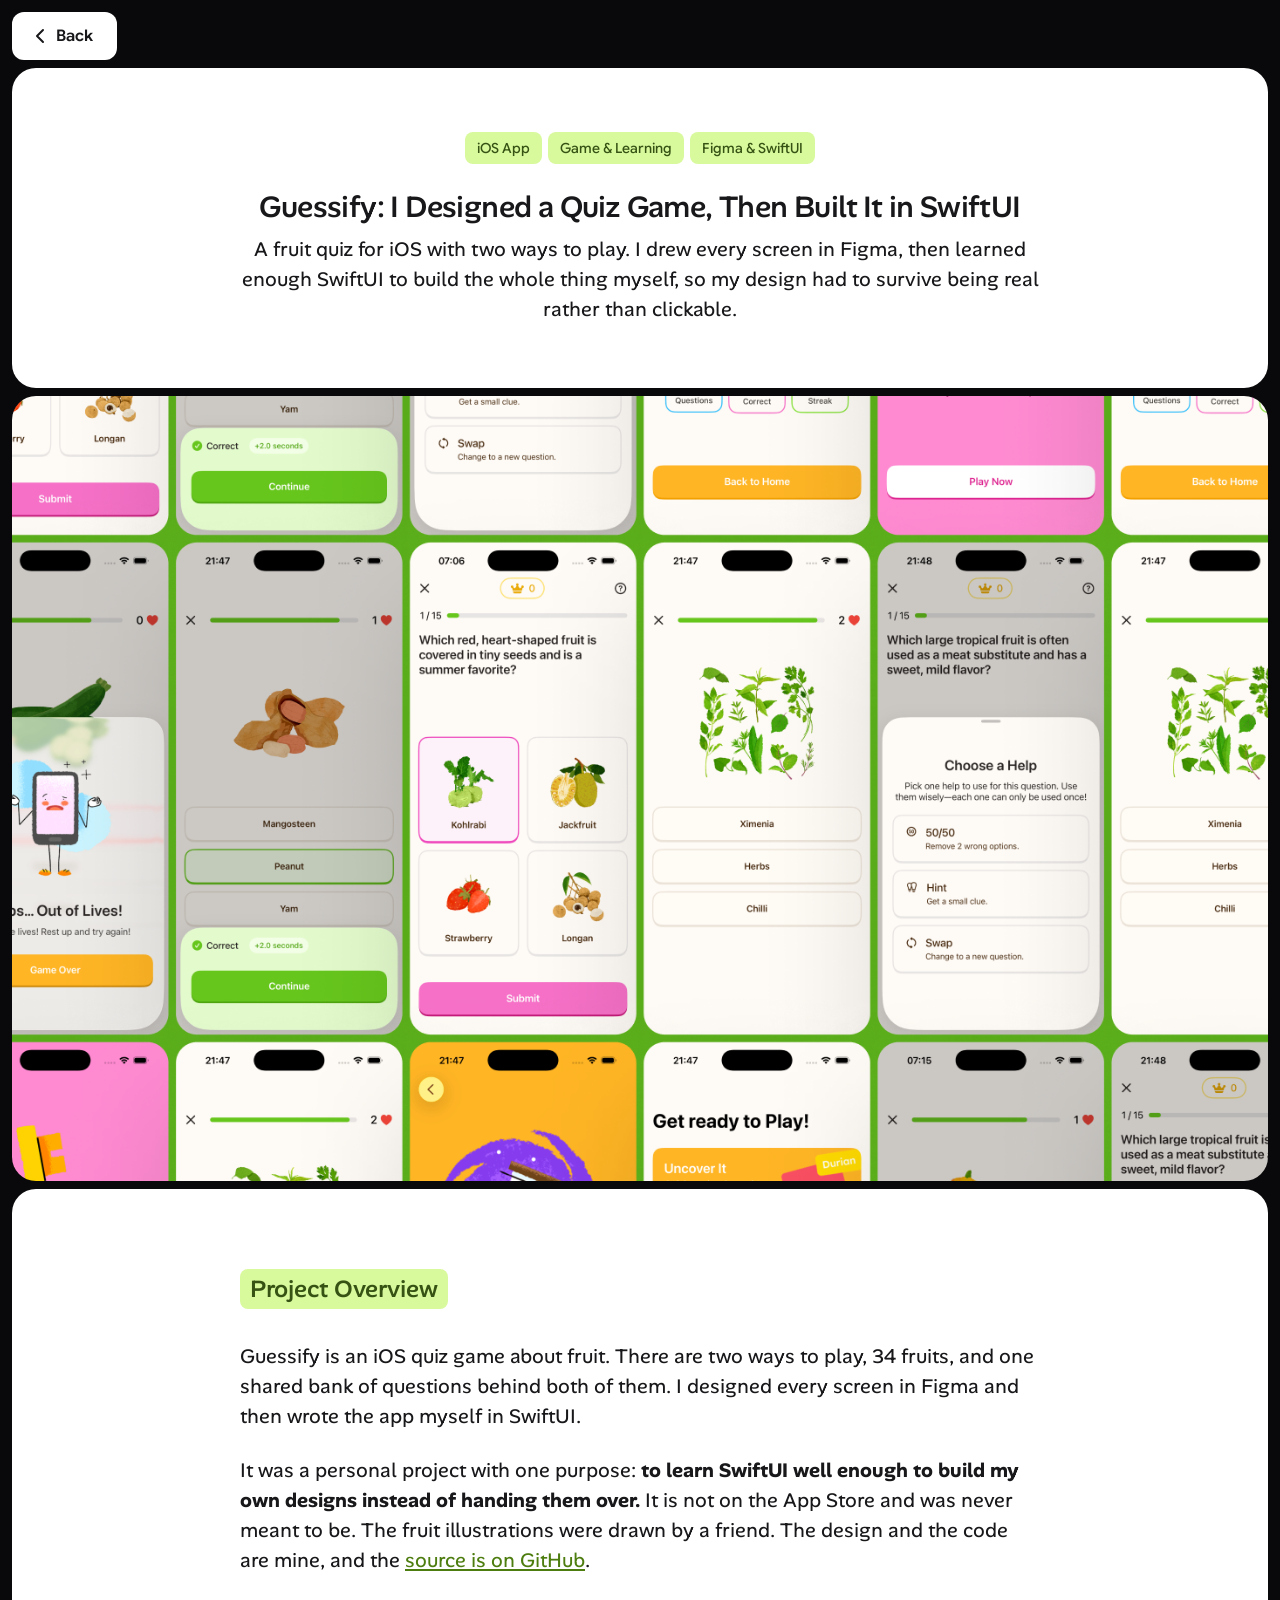
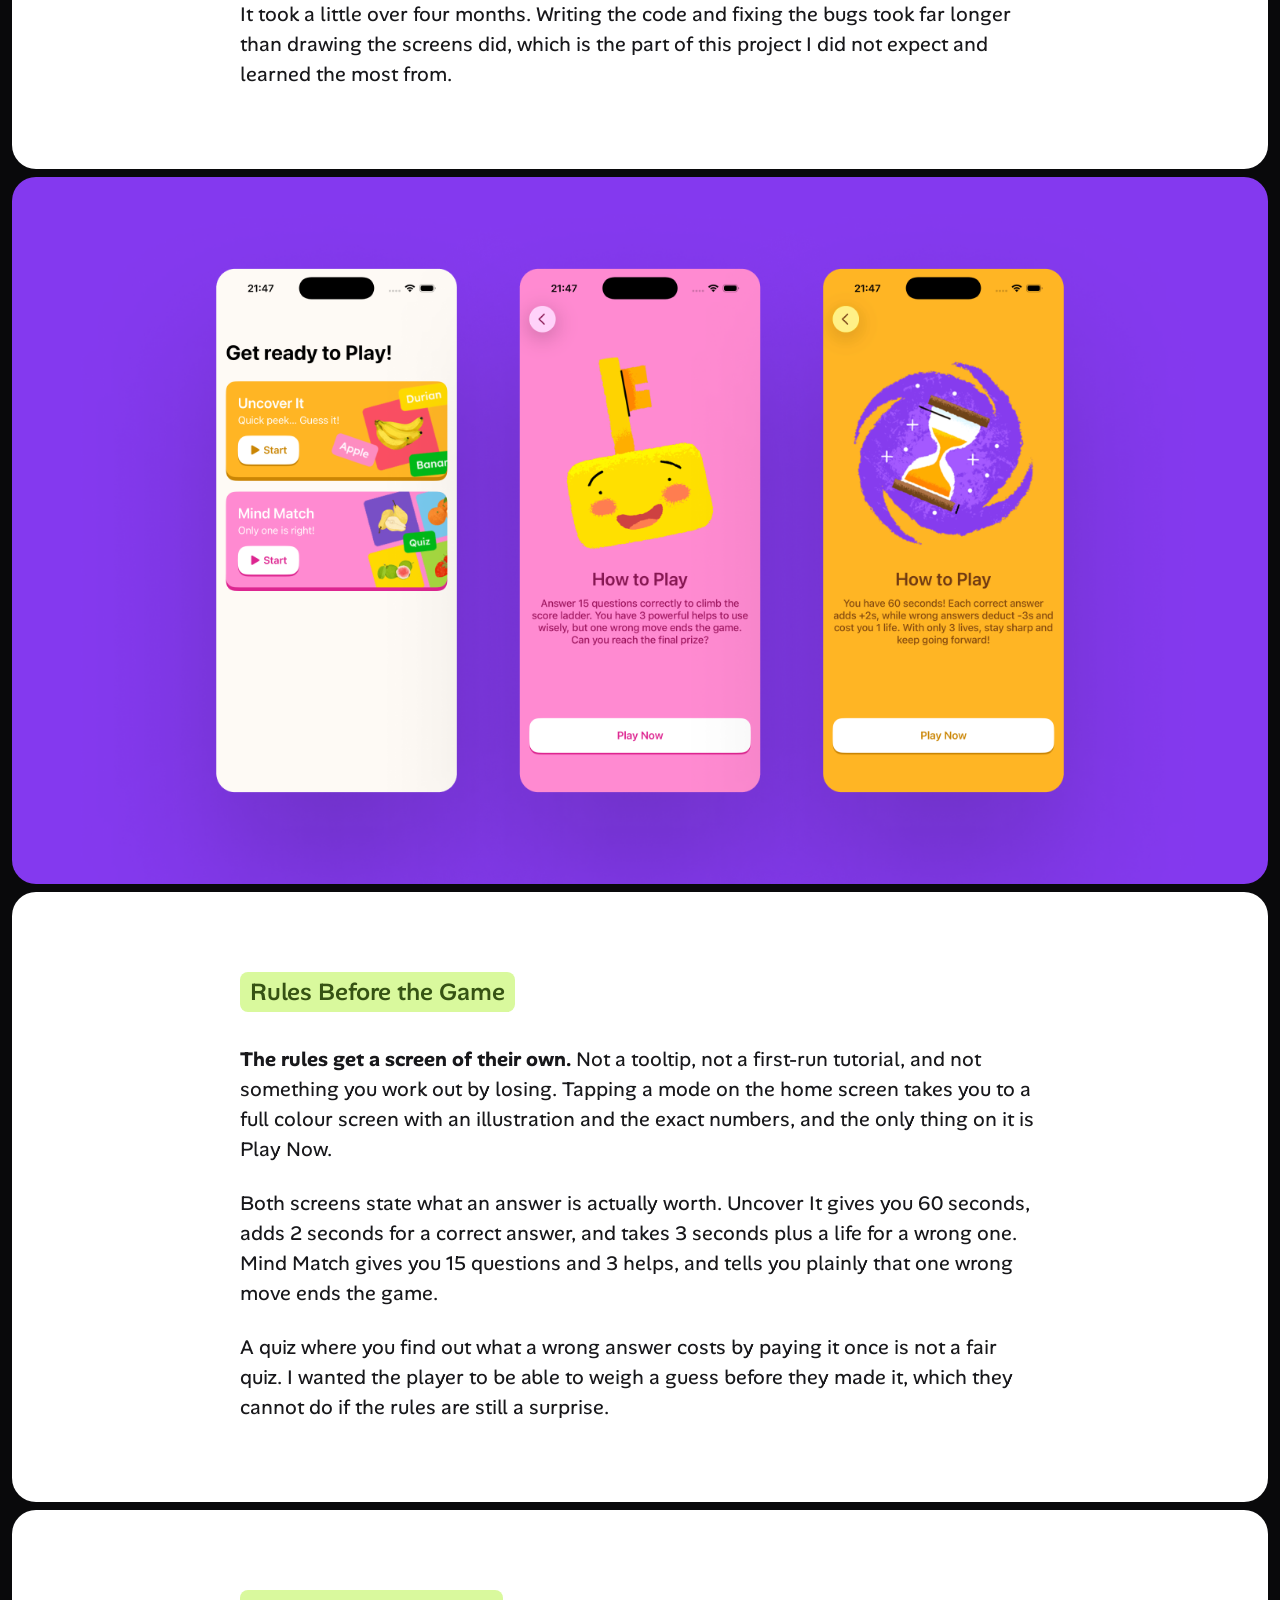
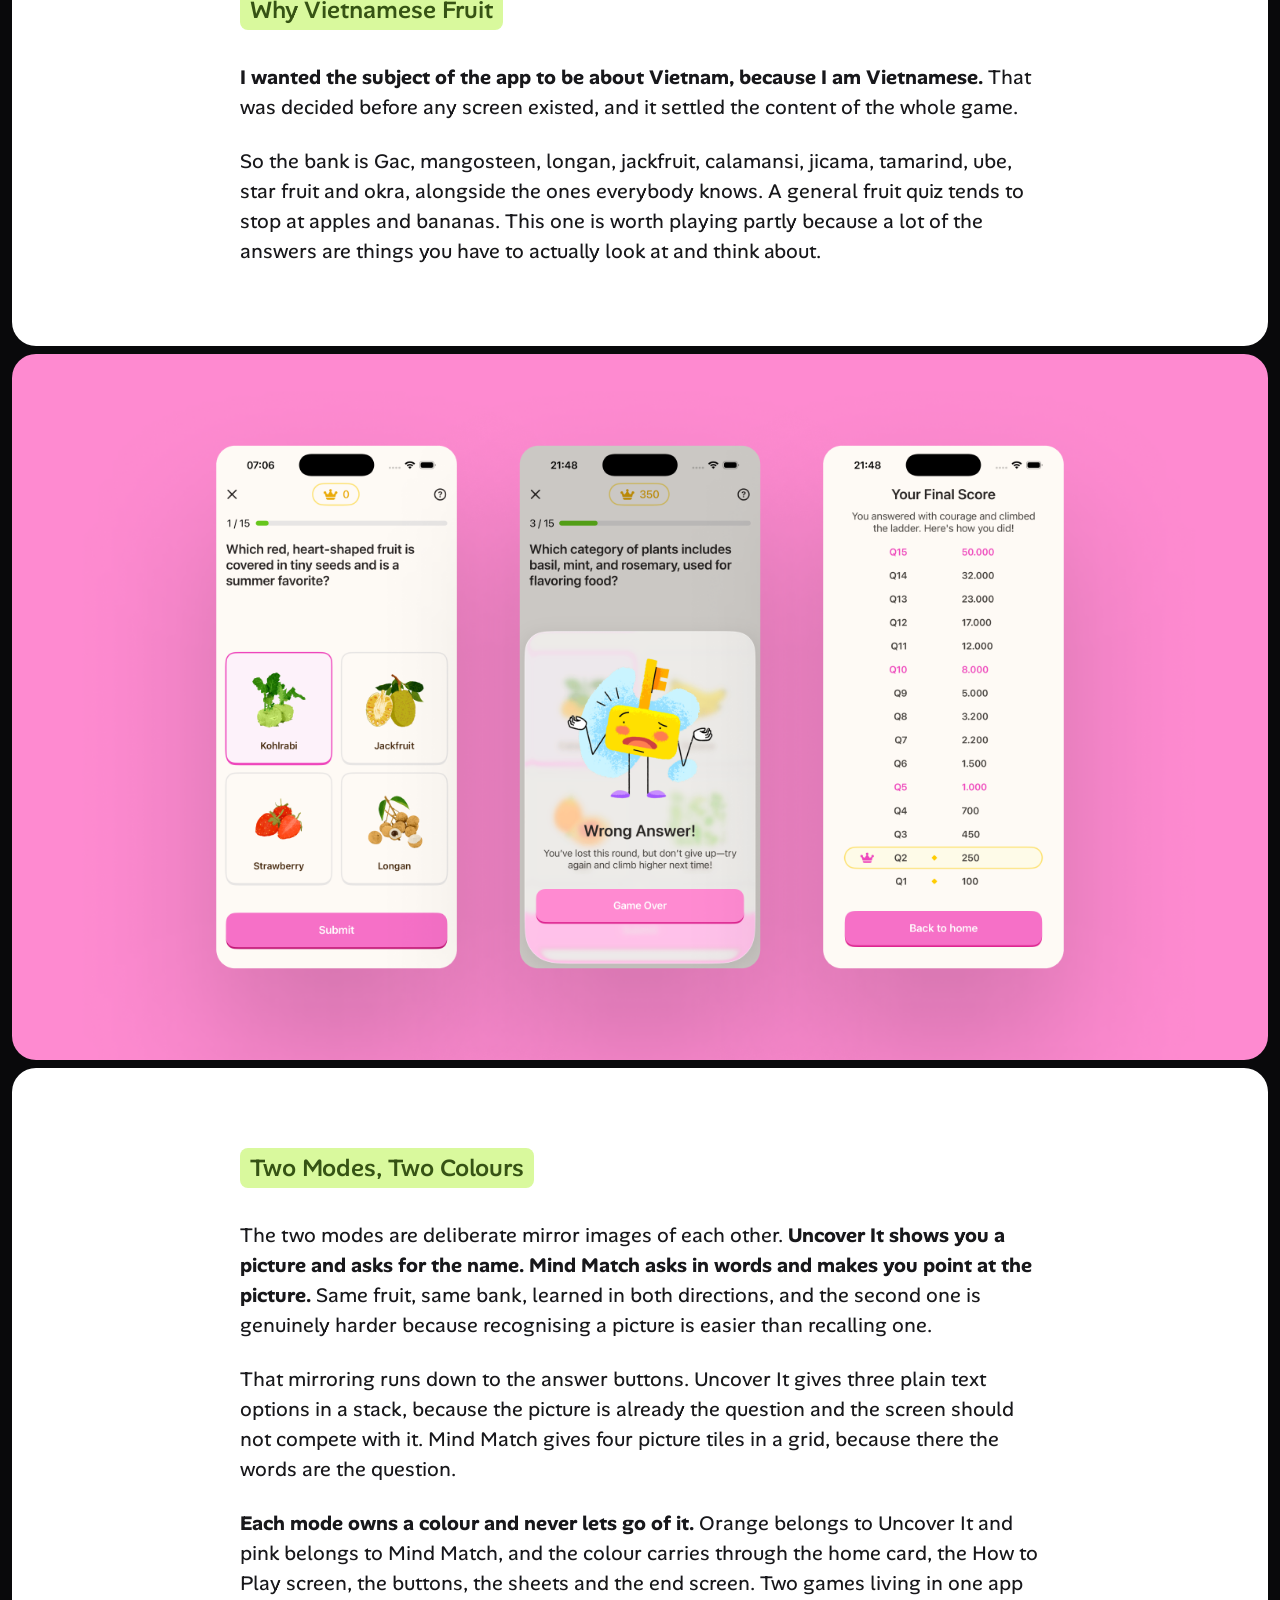
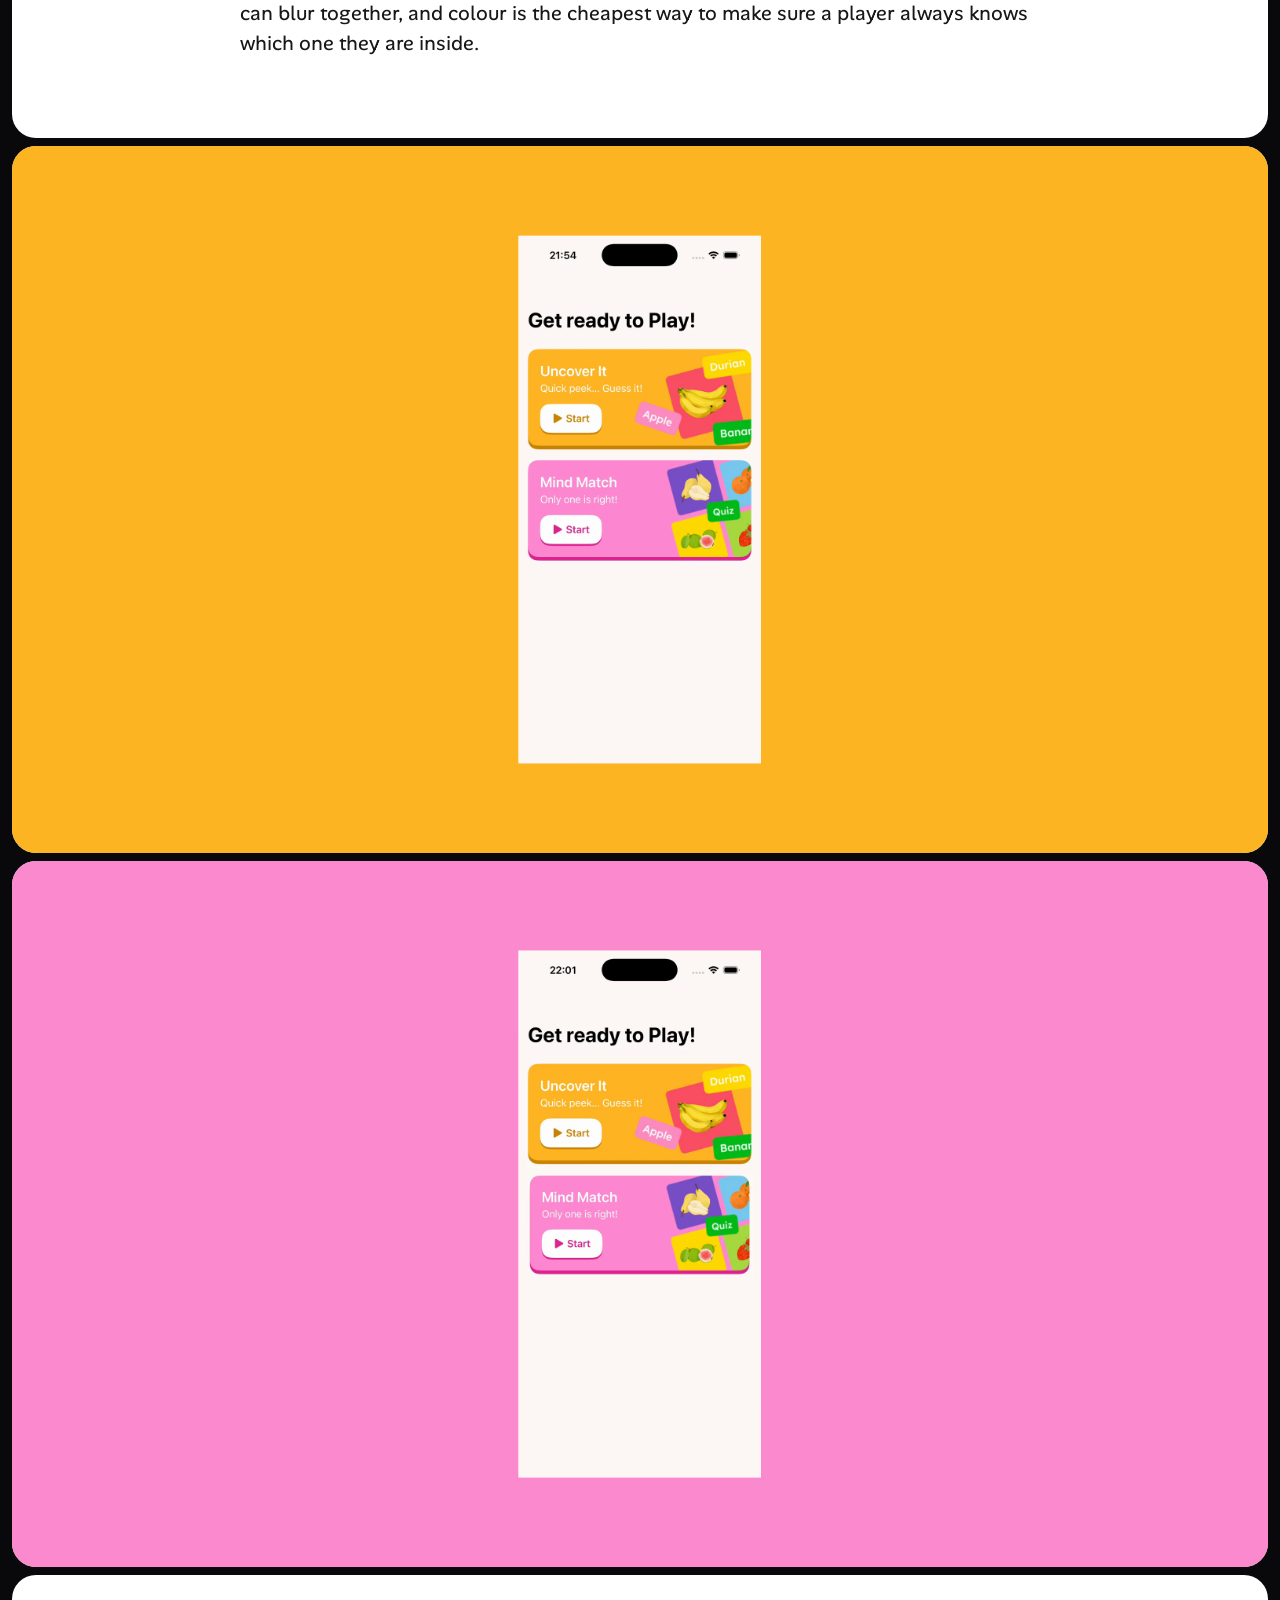
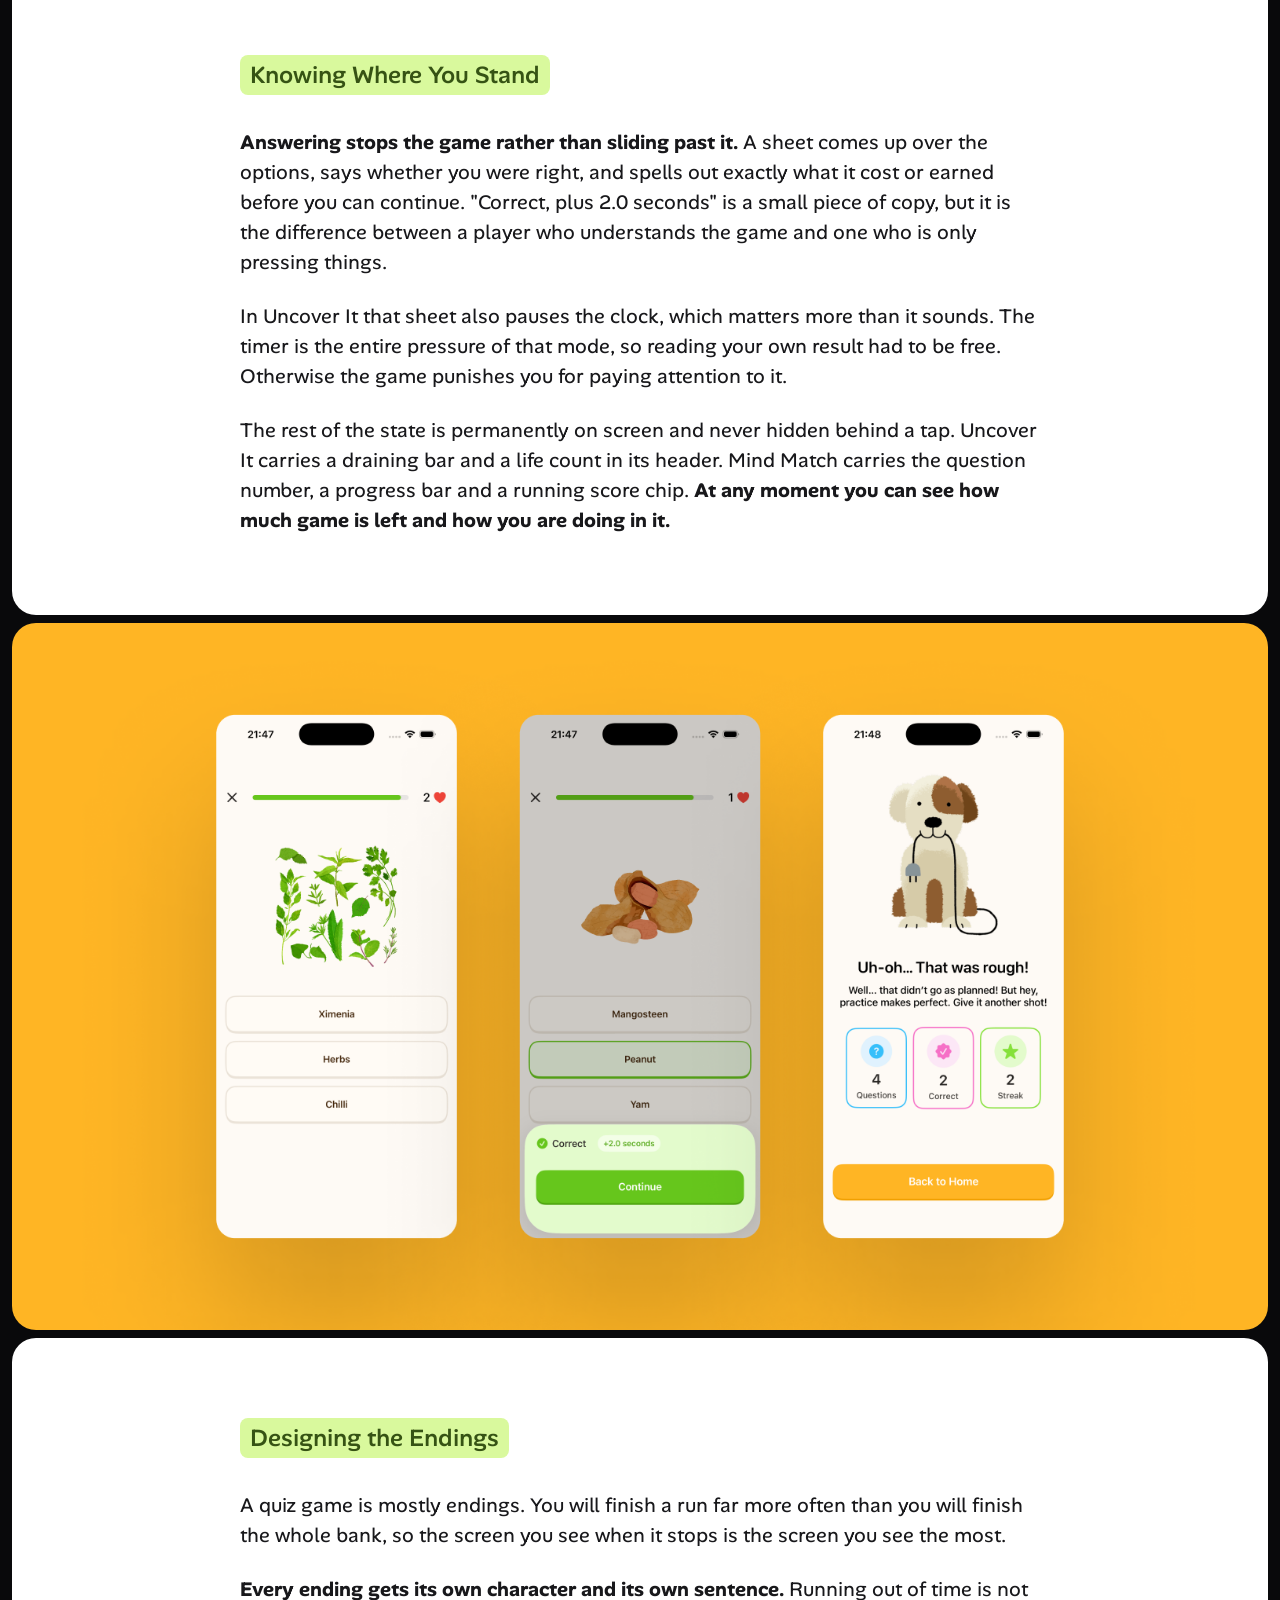
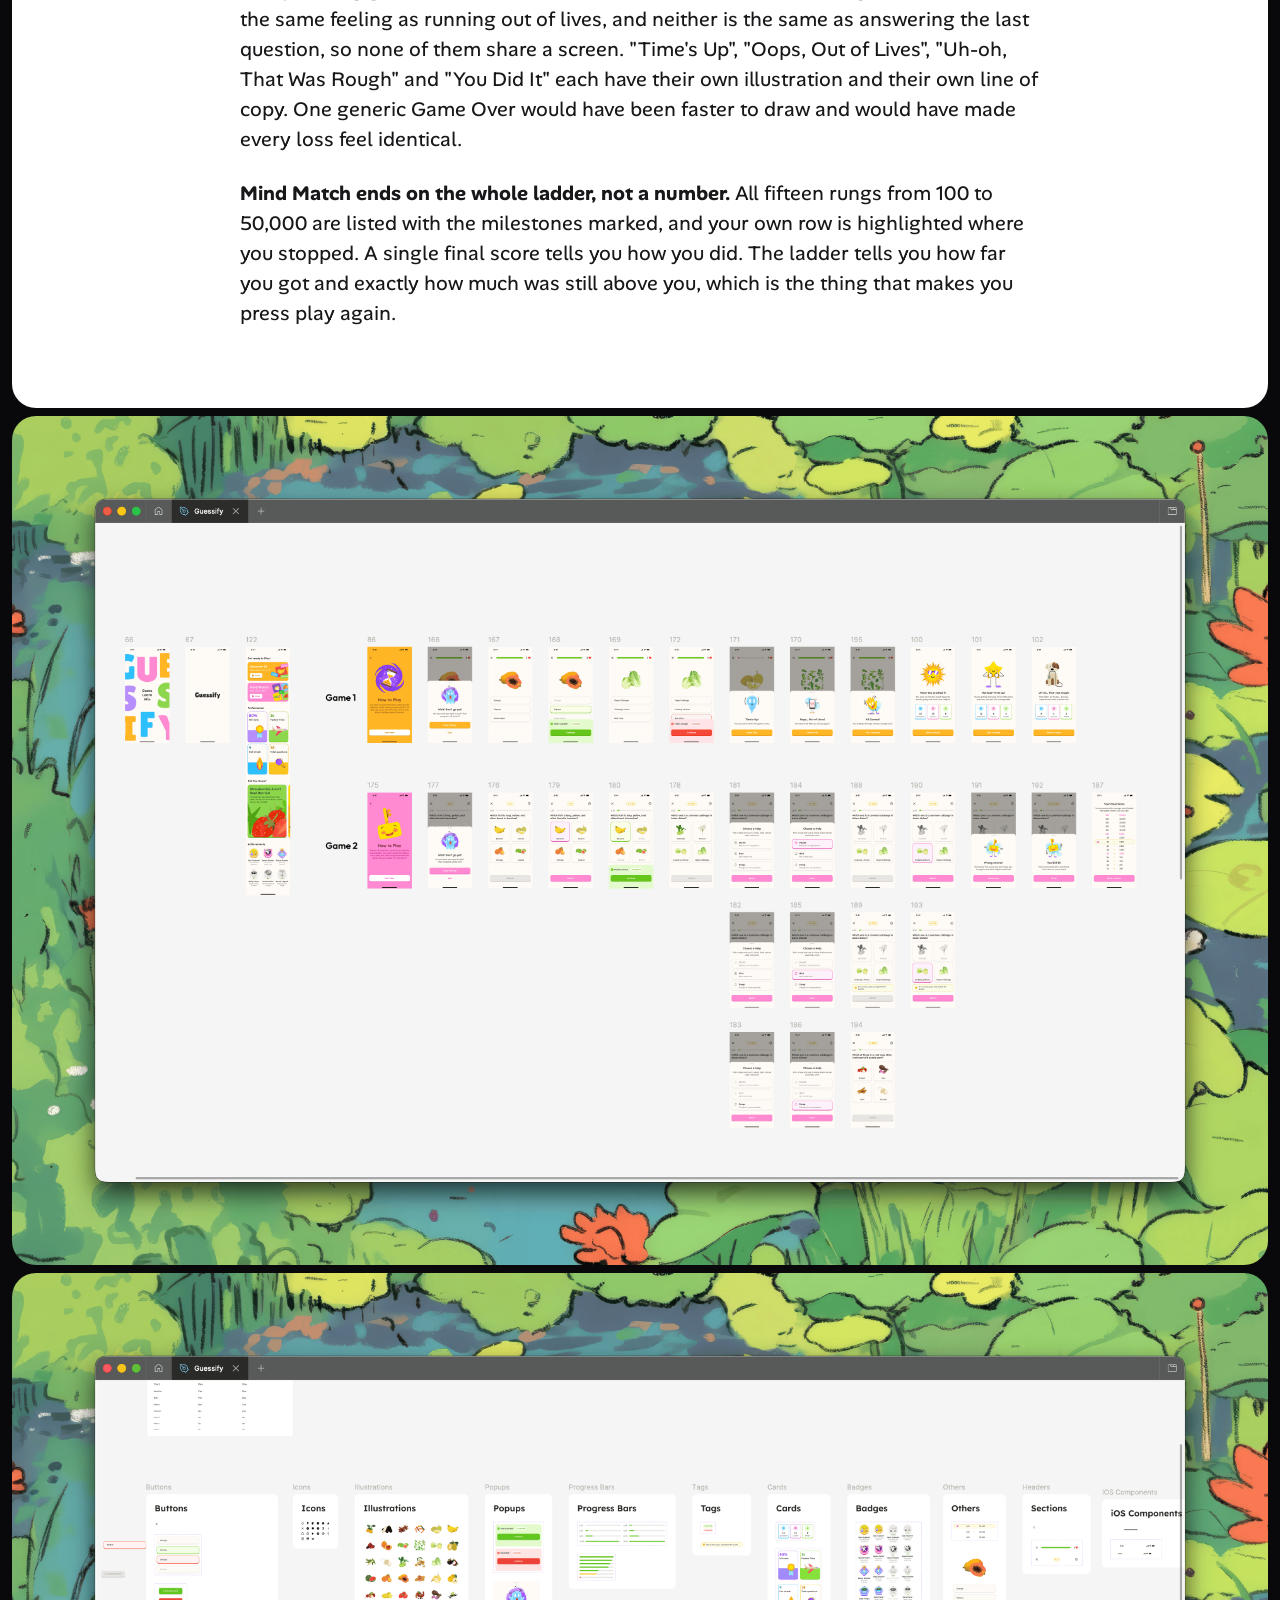
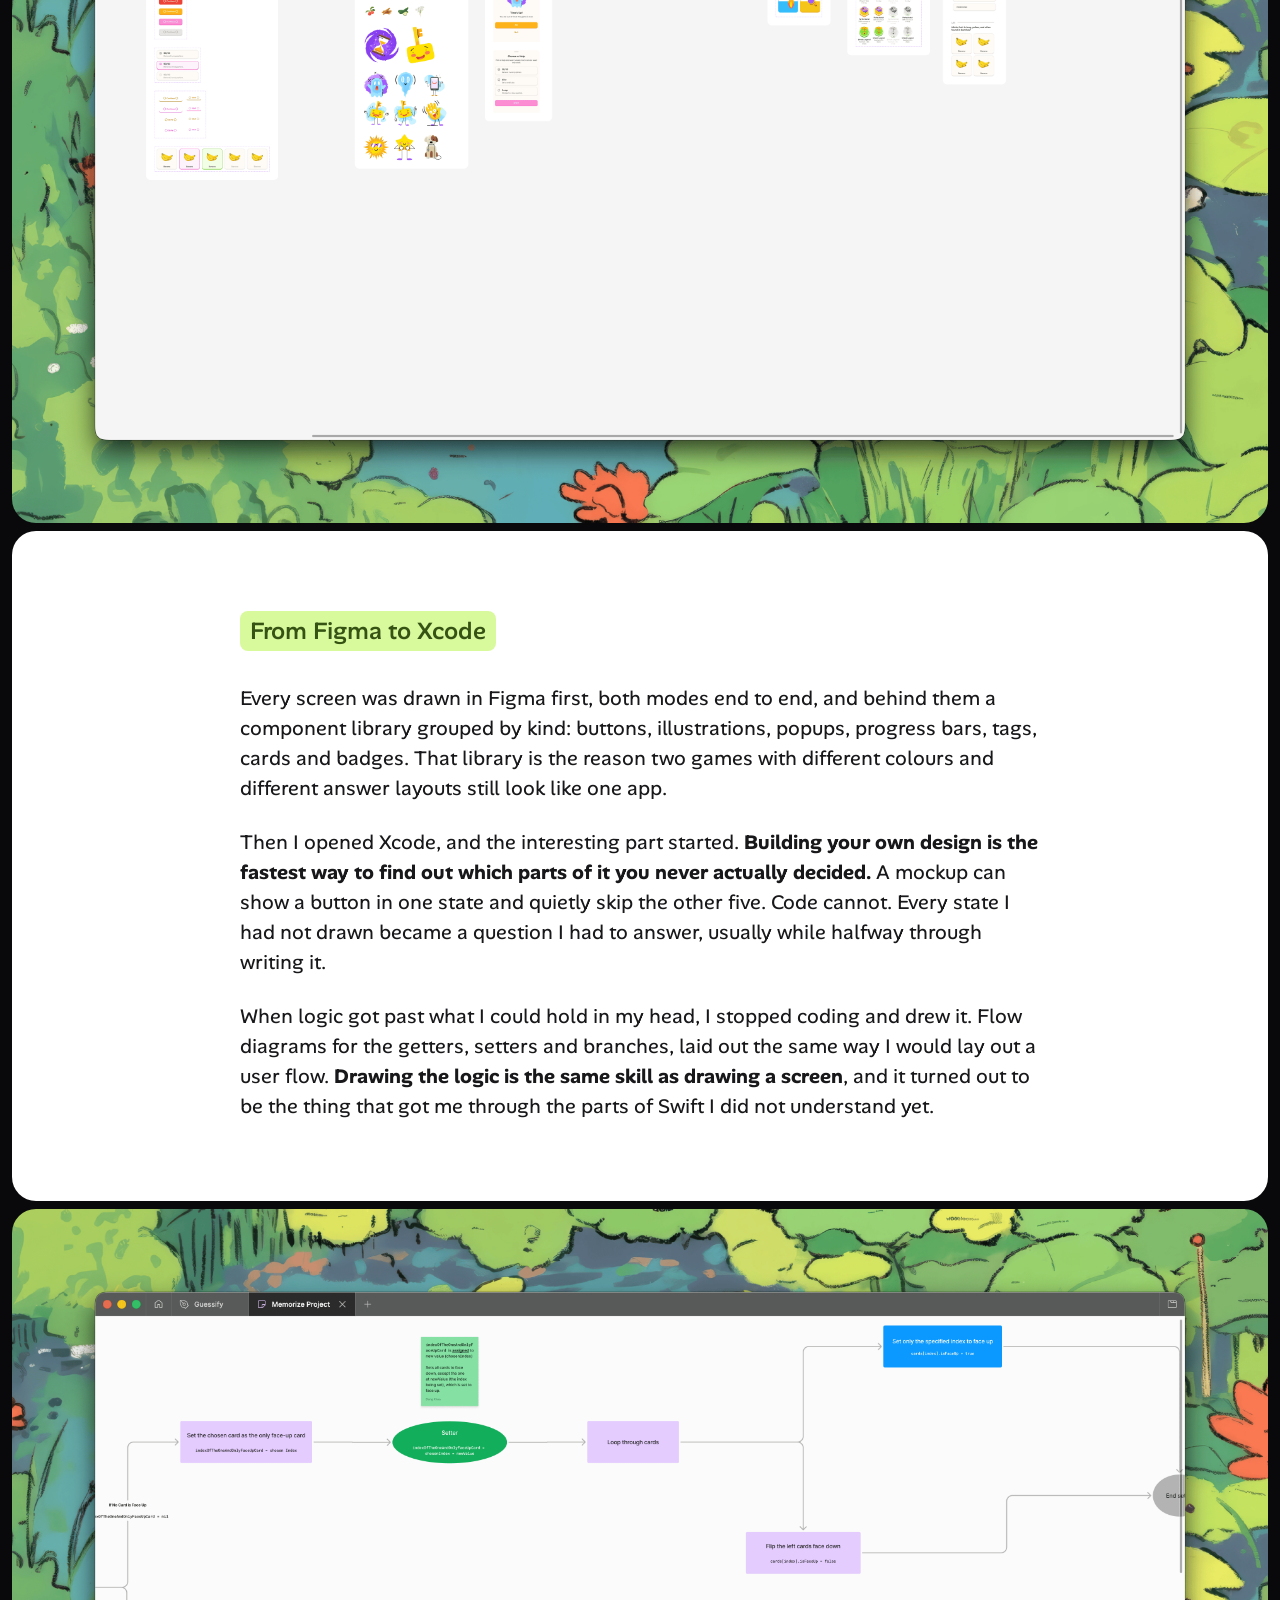
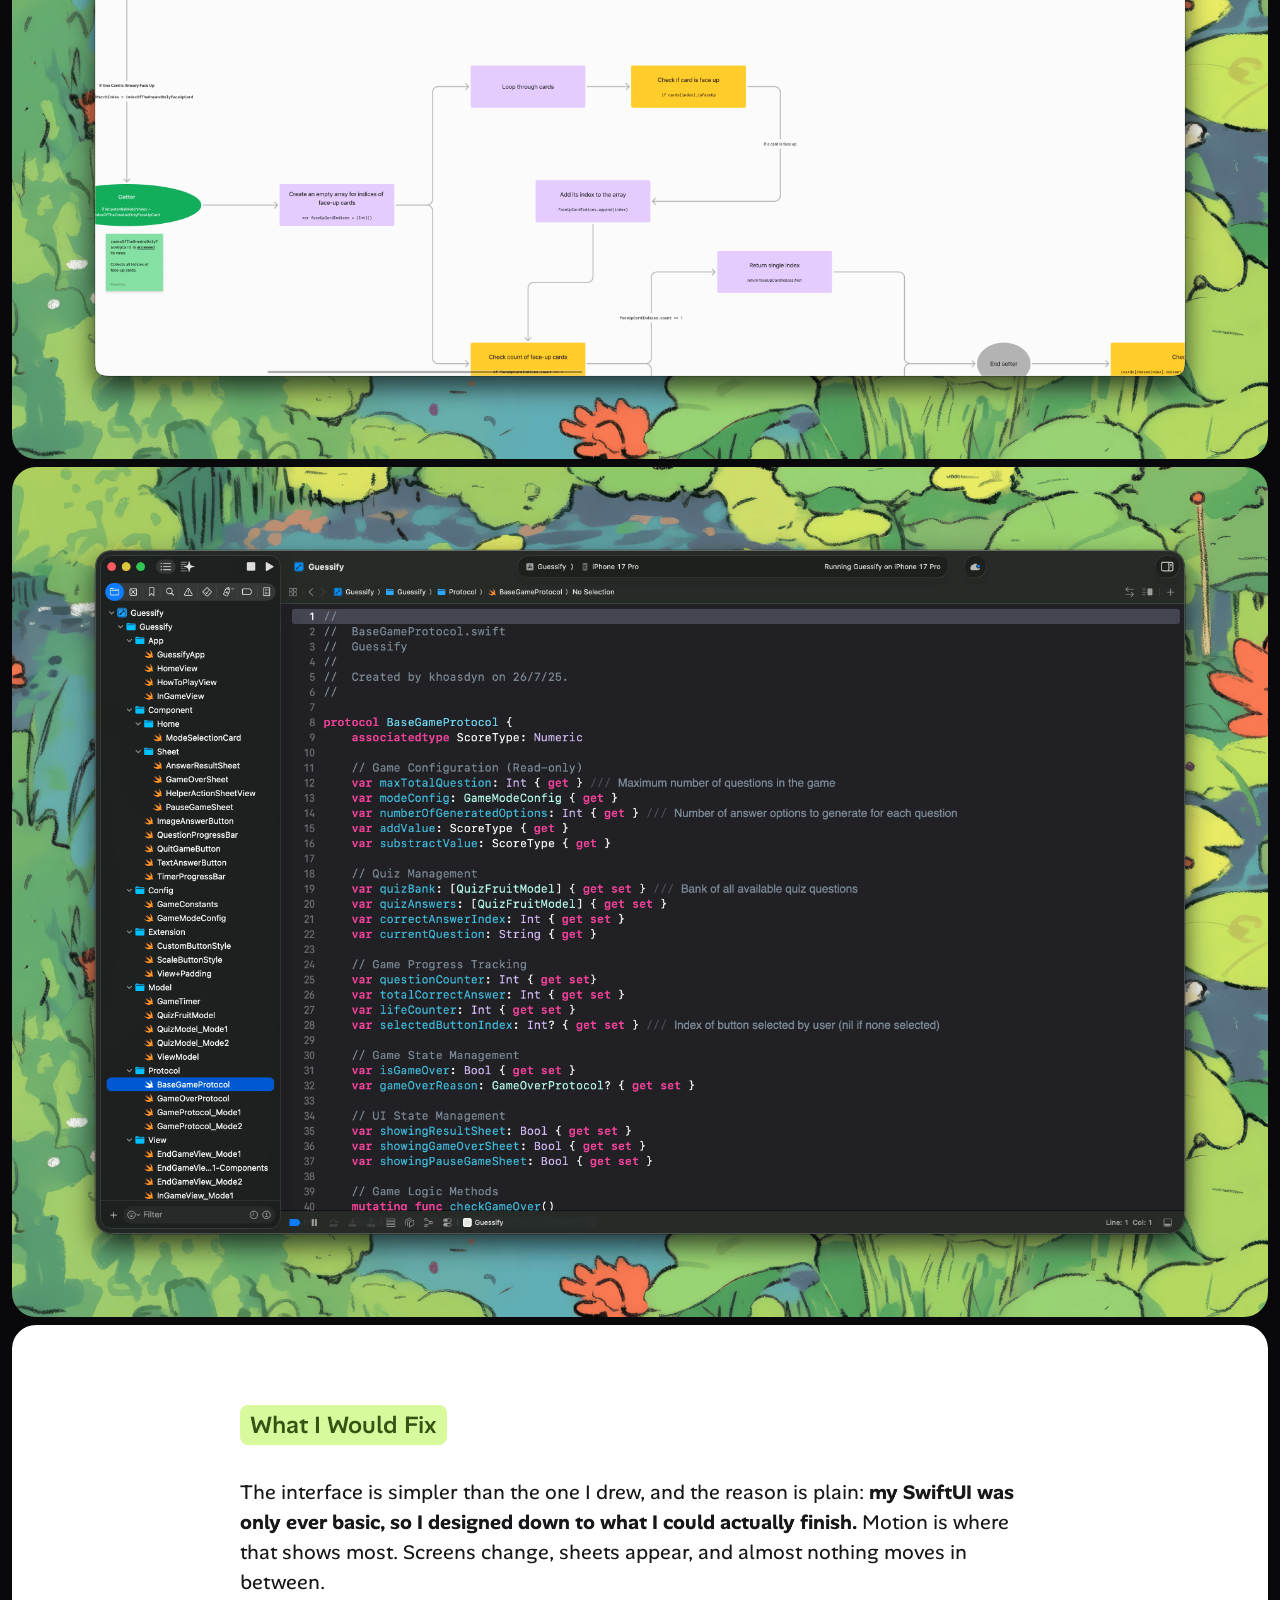
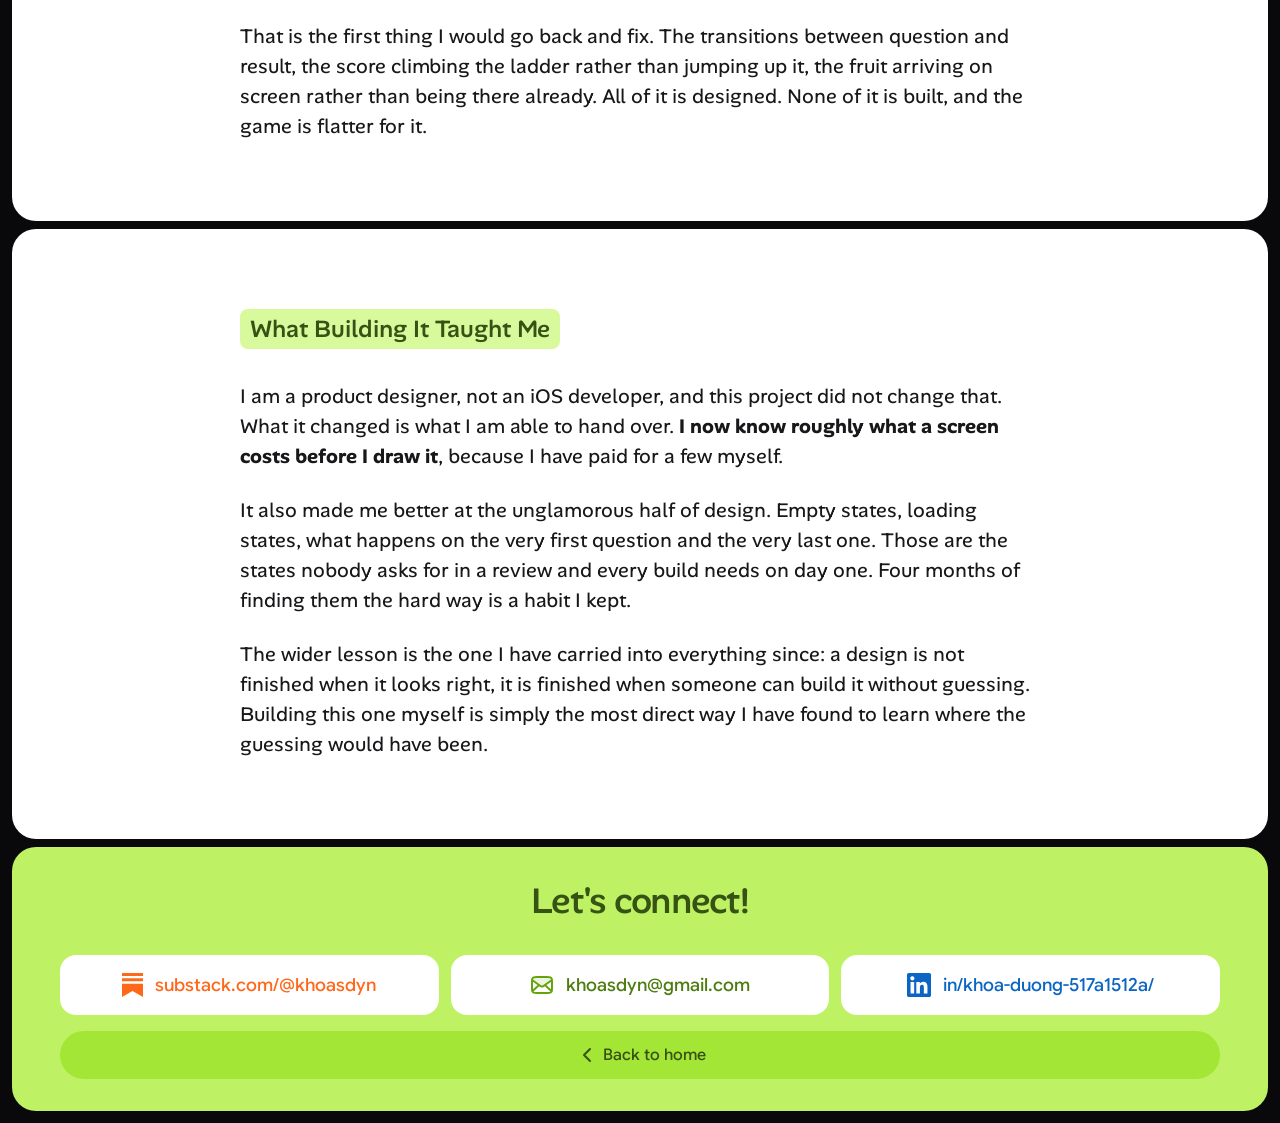
<file: guessify.html>
<!DOCTYPE html>
<html lang="en">
<head>
<meta charset="UTF-8">
<meta name="viewport" content="width=device-width, initial-scale=1.0">

<title>Guessify — Case Study | Khoa Duong</title>
<meta name="description" content="How I designed a two-mode fruit quiz game in Figma and then built it myself in SwiftUI, as a designer learning to ship his own screens.">

<meta property="og:type" content="article">
<meta property="og:url" content="https://khoasdyn.github.io/guessify.html">
<meta property="og:title" content="Guessify — Case Study | Khoa Duong">
<meta property="og:description" content="An iOS quiz game about Vietnamese fruit. I designed every screen in Figma, then learned enough SwiftUI to build it.">
<meta property="og:image" content="https://khoasdyn.github.io/assets/images/profile-photo-og.jpg">
<meta name="twitter:card" content="summary">

<meta name="theme-color" content="#09090B">
<link rel="canonical" href="https://khoasdyn.github.io/guessify.html">
<link rel="icon" href="assets/images/logo-avatar.png">

<link rel="preload" href="assets/fonts/alan-sans-variable.woff2" as="font" type="font/woff2" crossorigin>
<link rel="preload" href="assets/fonts/google-sans-flex-variable.woff2" as="font" type="font/woff2" crossorigin>

<link rel="stylesheet" href="css/style.css">
</head>
<body>


<div class="page">

  <!-- ============ BACK ============ -->
  <a class="back-btn" href="index.html">
    <i class="icon i-chevron-left" aria-hidden="true"></i>Back
  </a>

  <main class="cs-main" id="case-study">

  <!-- ============ TITLE ============ -->
  <header class="section cs-title">
    <div class="tag-list">
      <span class="tag">iOS App</span>
      <span class="tag">Game &amp; Learning</span>
      <span class="tag">Figma &amp; SwiftUI</span>
    </div>

    <div class="cs-title-text">
      <h1>Guessify: I Designed a Quiz Game, Then Built It in SwiftUI</h1>
      <p>A fruit quiz for iOS with two ways to play. I drew every screen in Figma, then learned enough SwiftUI to build the whole thing myself, so my design had to survive being real rather than clickable.</p>
    </div>
  </header>

  <!-- ============ COVER ============
       The real cover, the same file the homepage card uses. No lazy loading
       here: it is the largest thing above the fold. -->
  <div class="cs-figure cs-cover">
    <img src="assets/project-case-study-images/guessify/guessify-cover.webp" width="1600" height="900" fetchpriority="high" decoding="async" alt="A grid of Guessify screens on a purple background, showing the two game modes, the answer sheets and the end screens">
  </div>

  <!-- ============ BODY ============
       Nine media slots in reading order: the onboarding board, the Mind Match
       board, the two framed gameplay recordings, the Uncover It board, the
       Figma screen board, the Figma component library, a logic diagram and the
       Xcode project. Each file keeps the name Khoa exported it under, so a
       re-export can be dropped straight in. Both videos autoplay muted on a
       loop, so they need no JavaScript and no controls.

       Every text block carries a heading. A block with no badge above it reads
       as a loose offcut of the block before it, so the page does not use one. -->

  <section class="section cs-block">
    <h2 class="cs-badge">Project Overview</h2>
    <div class="cs-prose">
      <p>Guessify is an iOS quiz game about fruit. There are two ways to play, 34 fruits, and one shared bank of questions behind both of them. I designed every screen in Figma and then wrote the app myself in SwiftUI.</p>
      <p>It was a personal project with one purpose: <strong>to learn SwiftUI well enough to build my own designs instead of handing them over.</strong> It is not on the App Store and was never meant to be. The fruit illustrations were drawn by a friend. The design and the code are mine, and the <a href="https://github.com/khoasdyn/guessify" target="_blank" rel="noopener noreferrer">source is on GitHub</a>.</p>
      <p>It took a little over four months. Writing the code and fixing the bugs took far longer than drawing the screens did, which is the part of this project I did not expect and learned the most from.</p>
    </div>
  </section>

  <!-- Onboarding — the way in: the home screen with its two mode cards, then the
       How to Play screen for each mode. -->
  <div class="cs-figure">
    <img src="assets/project-case-study-images/guessify/guessify-onboarding.webp" width="1600" height="900" alt="Three Guessify screens: the home screen with the Uncover It and Mind Match cards, then the pink and orange How to Play screens for each mode" loading="lazy">
  </div>

  <section class="section cs-block">
    <h2 class="cs-badge">Rules Before the Game</h2>
    <div class="cs-prose">
      <p><strong>The rules get a screen of their own.</strong> Not a tooltip, not a first-run tutorial, and not something you work out by losing. Tapping a mode on the home screen takes you to a full colour screen with an illustration and the exact numbers, and the only thing on it is Play Now.</p>
      <p>Both screens state what an answer is actually worth. Uncover It gives you 60 seconds, adds 2 seconds for a correct answer, and takes 3 seconds plus a life for a wrong one. Mind Match gives you 15 questions and 3 helps, and tells you plainly that one wrong move ends the game.</p>
      <p>A quiz where you find out what a wrong answer costs by paying it once is not a fair quiz. I wanted the player to be able to weigh a guess before they made it, which they cannot do if the rules are still a surprise.</p>
    </div>
  </section>

  <section class="section cs-block">
    <h2 class="cs-badge">Why Vietnamese Fruit</h2>
    <div class="cs-prose">
      <p><strong>I wanted the subject of the app to be about Vietnam, because I am Vietnamese.</strong> That was decided before any screen existed, and it settled the content of the whole game.</p>
      <p>So the bank is Gac, mangosteen, longan, jackfruit, calamansi, jicama, tamarind, ube, star fruit and okra, alongside the ones everybody knows. A general fruit quiz tends to stop at apples and bananas. This one is worth playing partly because a lot of the answers are things you have to actually look at and think about.</p>
    </div>
  </section>

  <!-- Mind Match board — a written question over a grid of four fruit
       pictures, the wrong-answer state, and the full score ladder. -->
  <div class="cs-figure">
    <img src="assets/project-case-study-images/guessify/guessify-mode2.webp" width="1600" height="900" alt="Three Mind Match screens on pink: a written question above four fruit pictures, the Wrong Answer state, and the final score screen listing all fifteen rungs of the ladder" loading="lazy">
  </div>

  <section class="section cs-block">
    <h2 class="cs-badge">Two Modes, Two Colours</h2>
    <div class="cs-prose">
      <p>The two modes are deliberate mirror images of each other. <strong>Uncover It shows you a picture and asks for the name. Mind Match asks in words and makes you point at the picture.</strong> Same fruit, same bank, learned in both directions, and the second one is genuinely harder because recognising a picture is easier than recalling one.</p>
      <p>That mirroring runs down to the answer buttons. Uncover It gives three plain text options in a stack, because the picture is already the question and the screen should not compete with it. Mind Match gives four picture tiles in a grid, because there the words are the question.</p>
      <p><strong>Each mode owns a colour and never lets go of it.</strong> Orange belongs to Uncover It and pink belongs to Mind Match, and the colour carries through the home card, the How to Play screen, the buttons, the sheets and the end screen. Two games living in one app can blur together, and colour is the cheapest way to make sure a player always knows which one they are inside.</p>
    </div>
  </section>

  <!-- Uncover It recording — played end to end: picking the mode, answering a
       picture, the timer draining, and the run ending. Framed on the mode's own
       orange at Khoa's request so a portrait recording is not blown up to full
       card width. Muted and looping, so no controls and no audio. -->
  <div class="cs-figure">
    <video src="assets/project-case-study-images/guessify/video-mode1-gameplay.mp4" width="3200" height="1800"
           poster="assets/project-case-study-images/guessify/video-mode1-gameplay-poster.webp"
           autoplay muted loop playsinline preload="metadata"
           aria-label="A screen recording of Uncover It: choosing the mode from the home screen, naming a watermelon from its picture, the confirmation sheet adding two seconds, and the run ending on the out of lives screen"></video>
  </div>

  <!-- Mind Match recording — played end to end: the score climbing question by
       question and a help being spent. Framed on the mode's own pink. -->
  <div class="cs-figure">
    <video src="assets/project-case-study-images/guessify/video-mode2-gameplay.mp4" width="3200" height="1800"
           poster="assets/project-case-study-images/guessify/video-mode2-gameplay-poster.webp"
           autoplay muted loop playsinline preload="metadata"
           aria-label="A screen recording of Mind Match: answering written questions by tapping fruit pictures, the score chip climbing from zero to eight hundred, and the Choose a Help sheet offering fifty-fifty, hint and swap"></video>
  </div>

  <section class="section cs-block">
    <h2 class="cs-badge">Knowing Where You Stand</h2>
    <div class="cs-prose">
      <p><strong>Answering stops the game rather than sliding past it.</strong> A sheet comes up over the options, says whether you were right, and spells out exactly what it cost or earned before you can continue. "Correct, plus 2.0 seconds" is a small piece of copy, but it is the difference between a player who understands the game and one who is only pressing things.</p>
      <p>In Uncover It that sheet also pauses the clock, which matters more than it sounds. The timer is the entire pressure of that mode, so reading your own result had to be free. Otherwise the game punishes you for paying attention to it.</p>
      <p>The rest of the state is permanently on screen and never hidden behind a tap. Uncover It carries a draining bar and a life count in its header. Mind Match carries the question number, a progress bar and a running score chip. <strong>At any moment you can see how much game is left and how you are doing in it.</strong></p>
    </div>
  </section>

  <!-- Uncover It board — a fruit picture over three text answers, the
       confirmation sheet with its plus two seconds, and the end screen with
       questions, correct and streak. -->
  <div class="cs-figure">
    <img src="assets/project-case-study-images/guessify/guessify-mode1.webp" width="1600" height="900" alt="Three Uncover It screens on orange: a herb illustration above three text answers, the green Correct sheet showing plus 2.0 seconds, and the end screen with an illustrated dog and the questions, correct and streak counts" loading="lazy">
  </div>

  <section class="section cs-block">
    <h2 class="cs-badge">Designing the Endings</h2>
    <div class="cs-prose">
      <p>A quiz game is mostly endings. You will finish a run far more often than you will finish the whole bank, so the screen you see when it stops is the screen you see the most.</p>
      <p><strong>Every ending gets its own character and its own sentence.</strong> Running out of time is not the same feeling as running out of lives, and neither is the same as answering the last question, so none of them share a screen. "Time's Up", "Oops, Out of Lives", "Uh-oh, That Was Rough" and "You Did It" each have their own illustration and their own line of copy. One generic Game Over would have been faster to draw and would have made every loss feel identical.</p>
      <p><strong>Mind Match ends on the whole ladder, not a number.</strong> All fifteen rungs from 100 to 50,000 are listed with the milestones marked, and your own row is highlighted where you stopped. A single final score tells you how you did. The ladder tells you how far you got and exactly how much was still above you, which is the thing that makes you press play again.</p>
    </div>
  </section>

  <!-- Figma screens — every screen of both modes drawn in Figma before any code
       existed, laid out as two rows, one per game. -->
  <div class="cs-figure">
    <img src="assets/project-case-study-images/guessify/screenshot-project-figma-mockup.webp" width="3984" height="2696" alt="The Guessify Figma file, with every screen of both game modes laid out in two numbered rows, one row per game" loading="lazy">
  </div>

  <!-- Figma library — the component library behind those screens, grouped by kind. -->
  <div class="cs-figure">
    <img src="assets/project-case-study-images/guessify/screenshot-project-components.webp" width="3984" height="2696" alt="The Guessify component library in Figma, grouped into buttons, icons, illustrations, popups, progress bars, tags, cards, badges, sections and iOS components" loading="lazy">
  </div>

  <section class="section cs-block">
    <h2 class="cs-badge">From Figma to Xcode</h2>
    <div class="cs-prose">
      <p>Every screen was drawn in Figma first, both modes end to end, and behind them a component library grouped by kind: buttons, illustrations, popups, progress bars, tags, cards and badges. That library is the reason two games with different colours and different answer layouts still look like one app.</p>
      <p>Then I opened Xcode, and the interesting part started. <strong>Building your own design is the fastest way to find out which parts of it you never actually decided.</strong> A mockup can show a button in one state and quietly skip the other five. Code cannot. Every state I had not drawn became a question I had to answer, usually while halfway through writing it.</p>
      <p>When logic got past what I could hold in my head, I stopped coding and drew it. Flow diagrams for the getters, setters and branches, laid out the same way I would lay out a user flow. <strong>Drawing the logic is the same skill as drawing a screen</strong>, and it turned out to be the thing that got me through the parts of Swift I did not understand yet.</p>
    </div>
  </section>

  <!-- Logic diagram — a piece of Swift logic drawn out as a flow diagram in Figma
       while learning. This is a working draft from Khoa's own study file, shown
       as evidence of the method rather than for what the specific logic does. -->
  <div class="cs-figure">
    <img src="assets/project-case-study-images/guessify/screenshot-flow-diagram.webp" width="3984" height="2696" alt="A flow diagram drawn in Figma, breaking a piece of Swift getter and setter logic into colour-coded steps and branches" loading="lazy">
  </div>

  <!-- Xcode project — the finished Xcode project, showing how the app is organised. -->
  <div class="cs-figure">
    <img src="assets/project-case-study-images/guessify/screenshot-xcode-files.webp" width="3984" height="2696" alt="The Guessify project open in Xcode, with the file navigator showing the App, Component, Config, Extension, Model, Protocol and View folders" loading="lazy">
  </div>

  <section class="section cs-block">
    <h2 class="cs-badge">What I Would Fix</h2>
    <div class="cs-prose">
      <p>The interface is simpler than the one I drew, and the reason is plain: <strong>my SwiftUI was only ever basic, so I designed down to what I could actually finish.</strong> Motion is where that shows most. Screens change, sheets appear, and almost nothing moves in between.</p>
      <p>That is the first thing I would go back and fix. The transitions between question and result, the score climbing the ladder rather than jumping up it, the fruit arriving on screen rather than being there already. All of it is designed. None of it is built, and the game is flatter for it.</p>
    </div>
  </section>

  <section class="section cs-block">
    <h2 class="cs-badge">What Building It Taught Me</h2>
    <div class="cs-prose">
      <p>I am a product designer, not an iOS developer, and this project did not change that. What it changed is what I am able to hand over. <strong>I now know roughly what a screen costs before I draw it</strong>, because I have paid for a few myself.</p>
      <p>It also made me better at the unglamorous half of design. Empty states, loading states, what happens on the very first question and the very last one. Those are the states nobody asks for in a review and every build needs on day one. Four months of finding them the hard way is a habit I kept.</p>
      <p>The wider lesson is the one I have carried into everything since: a design is not finished when it looks right, it is finished when someone can build it without guessing. Building this one myself is simply the most direct way I have found to learn where the guessing would have been.</p>
    </div>
  </section>

  </main>

  <!-- ============ CONTACT ============
       The same block as the homepage footer apart from the nav button at the
       bottom, which is the "Back to home" variant here and "Back to top" there. -->
  <footer class="contact">
    <div class="contact-body">
      <h2>Let's connect!</h2>

      <div class="contact-cards">
        <a class="contact-card contact-substack" href="https://substack.com/@khoasdyn"
           target="_blank" rel="noopener noreferrer" aria-label="Read my writing on Substack: substack.com/@khoasdyn">
          <img src="assets/logos/substack-logo.svg" alt="" width="21" height="24">substack.com/@khoasdyn
        </a>
        <a class="contact-card contact-email" href="mailto:khoasdyn@gmail.com"
           aria-label="Email me at khoasdyn@gmail.com">
          <img src="assets/logos/email-icon.svg" alt="" width="24" height="24">khoasdyn@gmail.com
        </a>
        <a class="contact-card contact-linkedin" href="https://www.linkedin.com/in/khoa-duong-517a1512a/"
           target="_blank" rel="noopener noreferrer" aria-label="Connect with me on LinkedIn: in/khoa-duong-517a1512a/">
          <img src="assets/logos/linkedin-logo.svg" alt="" width="24" height="24">in/khoa-duong-517a1512a/
        </a>
      </div>
    </div>

    <!-- The "Back to home" variant, which is the one a case study carries.
         It repeats the back button at the top of the page on purpose, so the
         reader does not have to scroll back up to leave. -->
    <a class="contact-nav" href="index.html">
      <i class="icon i-chevron-left" aria-hidden="true"></i>Back to home
    </a>
  </footer>

</div>
</body>
</html>
</file>
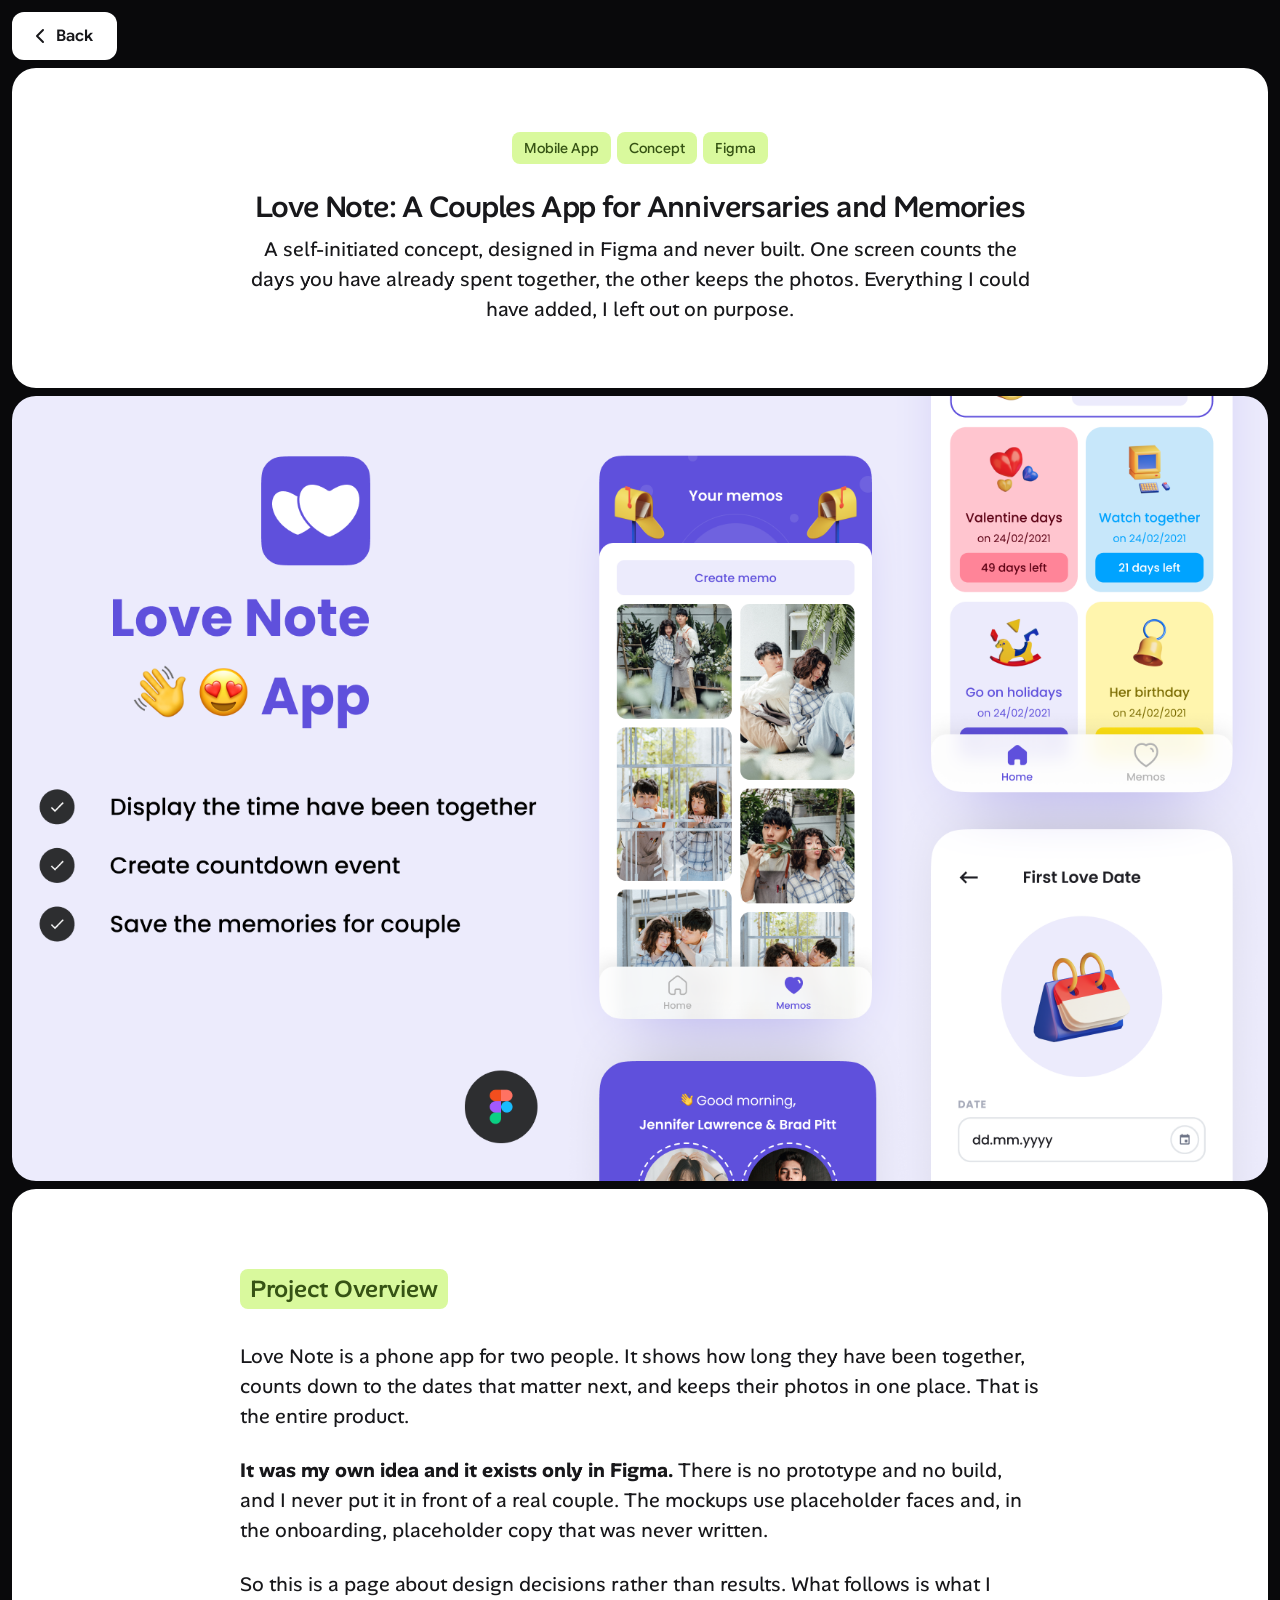
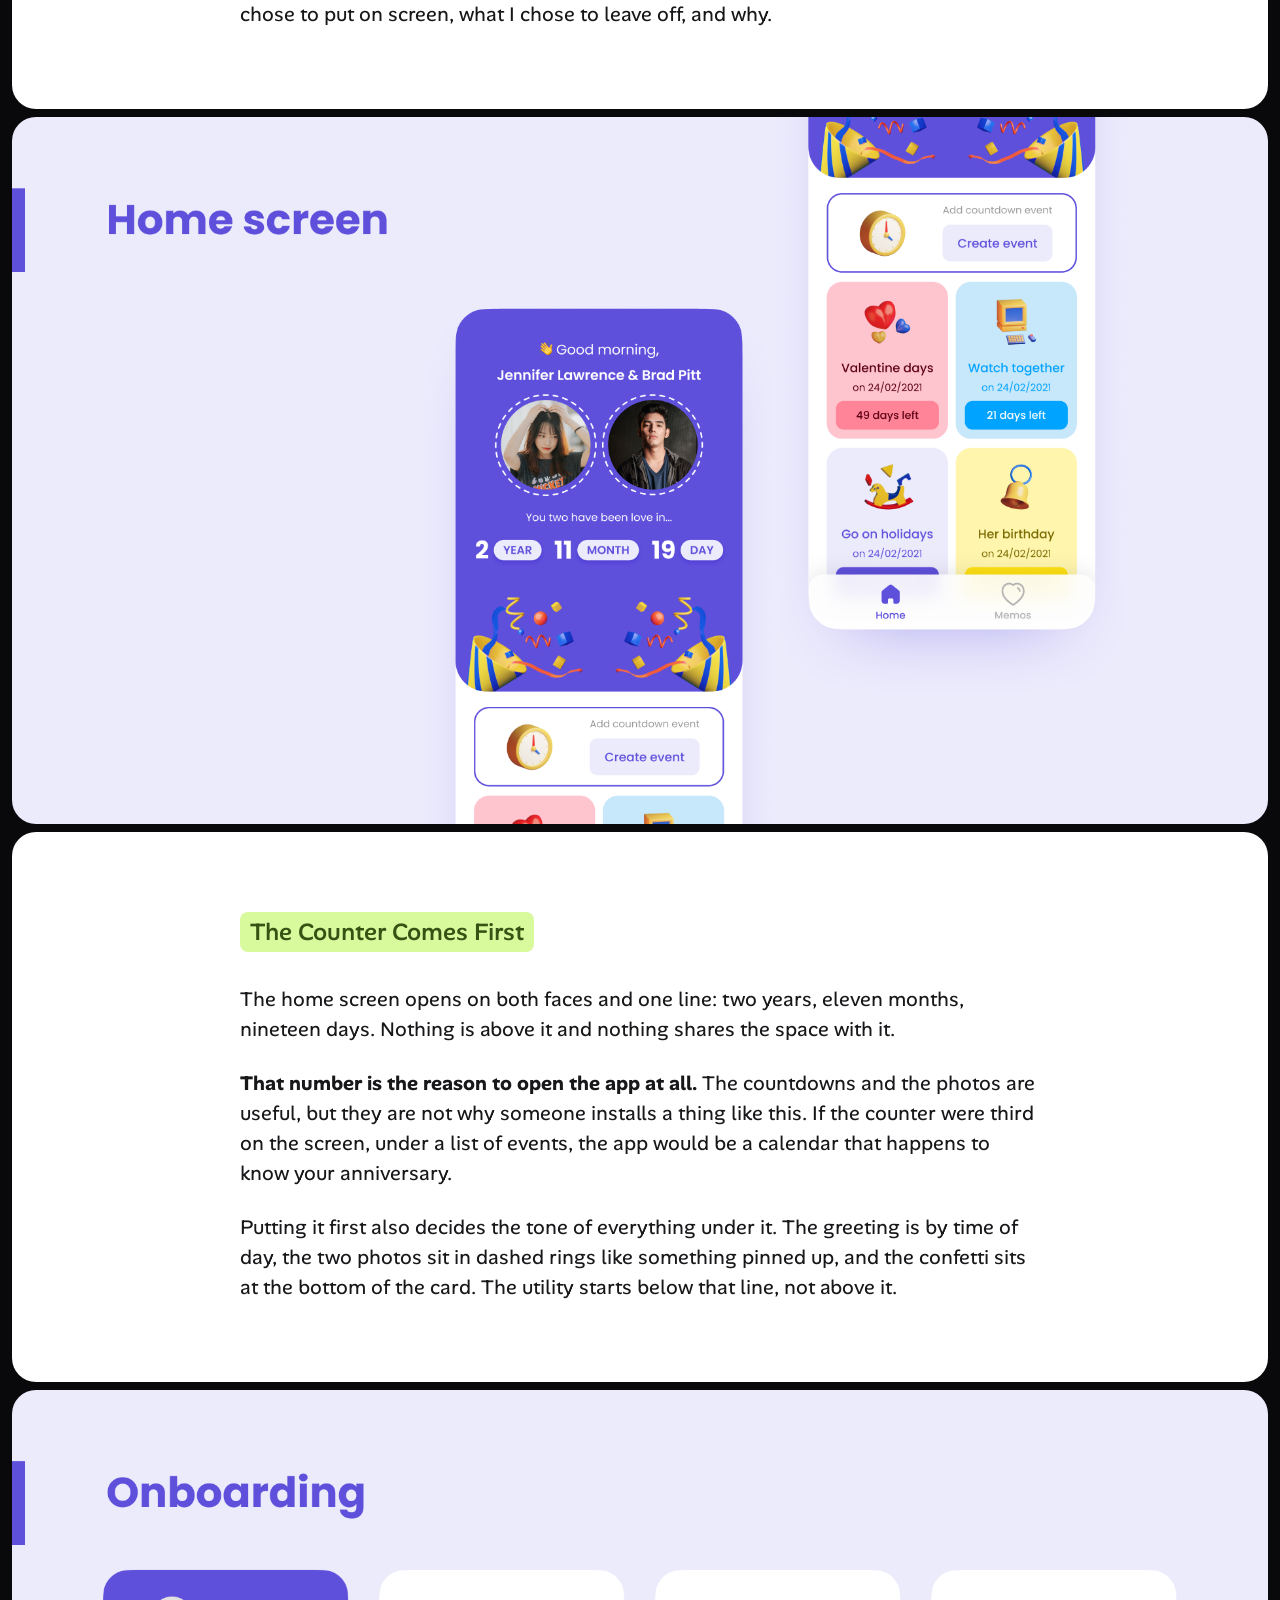
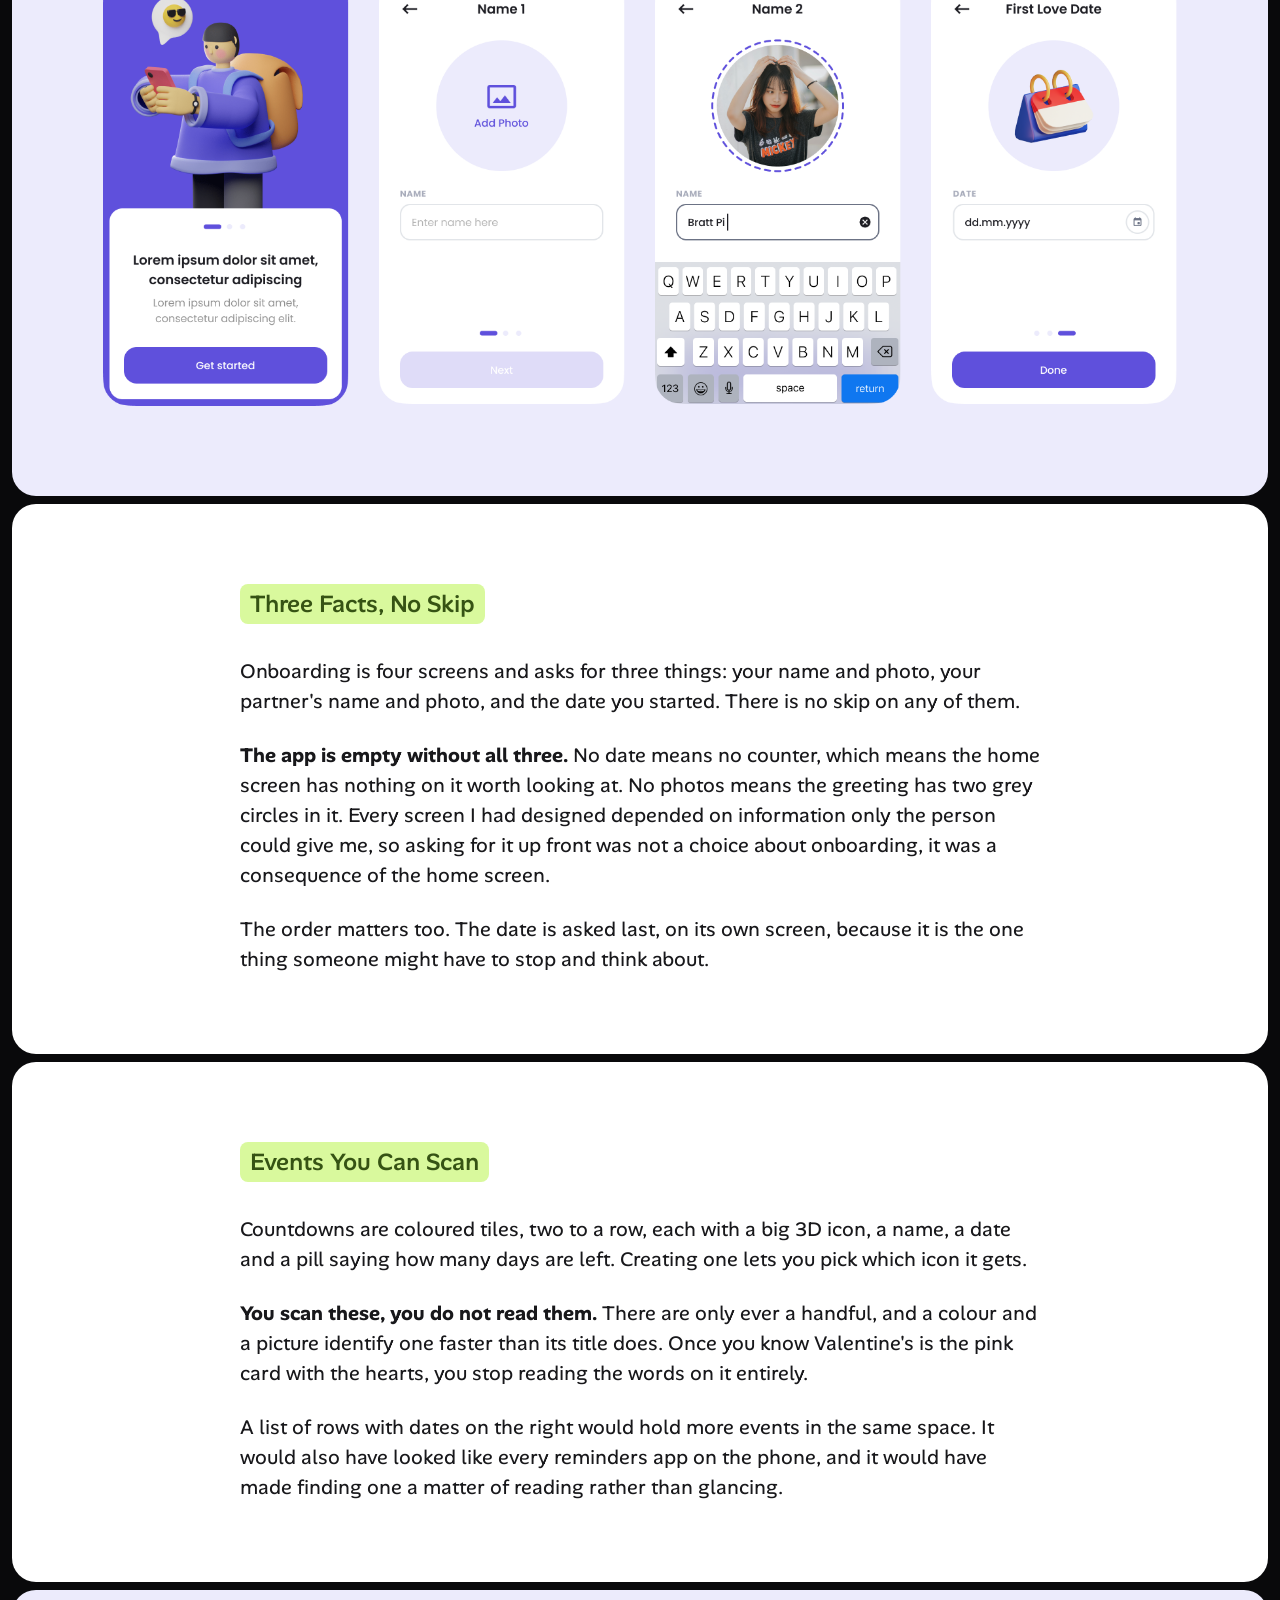
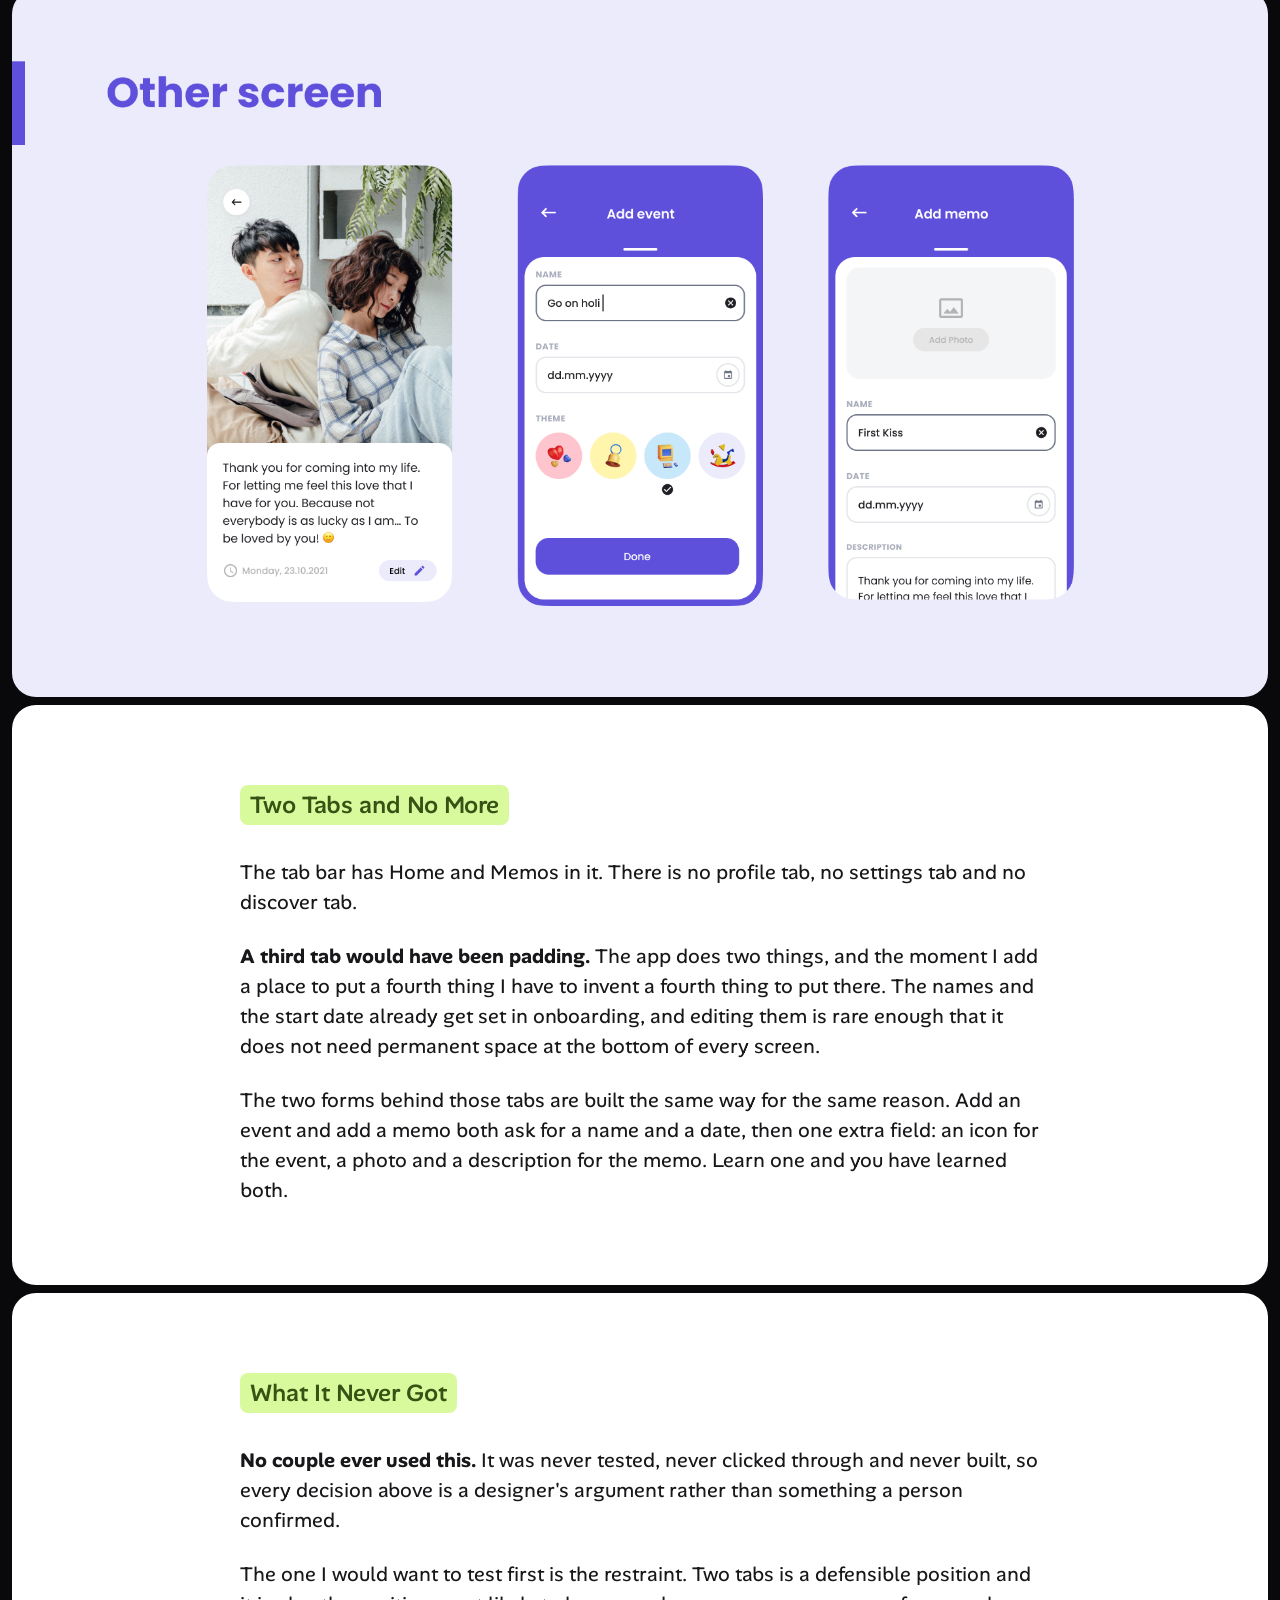
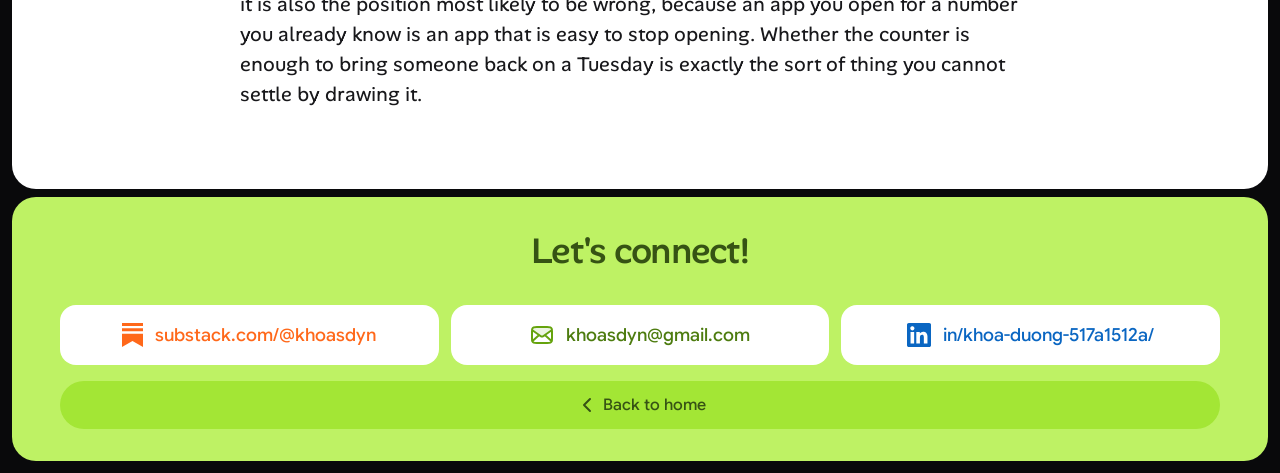
<file: love-note.html>
<!DOCTYPE html>
<html lang="en">
<head>
<meta charset="UTF-8">
<meta name="viewport" content="width=device-width, initial-scale=1.0">

<title>Love Note — Case Study | Khoa Duong</title>
<meta name="description" content="A self-initiated Figma concept for a couples app: a counter for the days you have been together, countdowns to the dates coming up, and a place to keep the photos.">

<meta property="og:type" content="article">
<meta property="og:url" content="https://khoasdyn.github.io/love-note.html">
<meta property="og:title" content="Love Note — Case Study | Khoa Duong">
<meta property="og:description" content="A couples app designed in Figma: a counter for the days you have been together, and countdowns to the dates coming up.">
<meta property="og:image" content="https://khoasdyn.github.io/assets/images/profile-photo-og.jpg">
<meta name="twitter:card" content="summary">

<meta name="theme-color" content="#09090B">
<link rel="canonical" href="https://khoasdyn.github.io/love-note.html">
<link rel="icon" href="assets/images/logo-avatar.png">

<link rel="preload" href="assets/fonts/alan-sans-variable.woff2" as="font" type="font/woff2" crossorigin>
<link rel="preload" href="assets/fonts/google-sans-flex-variable.woff2" as="font" type="font/woff2" crossorigin>

<link rel="stylesheet" href="css/style.css">
</head>
<body>


<div class="page">

  <!-- ============ BACK ============ -->
  <a class="back-btn" href="index.html">
    <i class="icon i-chevron-left" aria-hidden="true"></i>Back
  </a>

  <main class="cs-main" id="case-study">

  <!-- ============ TITLE ============ -->
  <header class="section cs-title">
    <div class="tag-list">
      <span class="tag">Mobile App</span>
      <span class="tag">Concept</span>
      <span class="tag">Figma</span>
    </div>

    <div class="cs-title-text">
      <h1>Love Note: A Couples App for Anniversaries and Memories</h1>
      <p>A self-initiated concept, designed in Figma and never built. One screen counts the days you have already spent together, the other keeps the photos. Everything I could have added, I left out on purpose.</p>
    </div>
  </header>

  <!-- ============ COVER ============
       The real cover, the same file the homepage card uses. No lazy loading
       here: it is the largest thing above the fold. -->
  <div class="cs-figure cs-cover">
    <img src="assets/project-case-study-images/love-note/love-note-cover.webp" width="1920" height="1080" fetchpriority="high" decoding="async" alt="The Love Note title board: the two-hearts app icon and the app name beside three phone screens showing the memos grid, the countdown cards and the first love date step">
  </div>

  <!-- ============ BODY ============
       Three media slots in reading order: the home screen first because the
       counter is the argument, then the onboarding that feeds it, then the
       memo and event screens. Each is a 1920x1080 board from Khoa's Figma
       file, converted to lossless WebP at native size.

       Every text block carries a heading. A block with no badge above it reads
       as a loose offcut of the block before it, so the page does not use one. -->

  <section class="section cs-block">
    <h2 class="cs-badge">Project Overview</h2>
    <div class="cs-prose">
      <p>Love Note is a phone app for two people. It shows how long they have been together, counts down to the dates that matter next, and keeps their photos in one place. That is the entire product.</p>
      <p><strong>It was my own idea and it exists only in Figma.</strong> There is no prototype and no build, and I never put it in front of a real couple. The mockups use placeholder faces and, in the onboarding, placeholder copy that was never written.</p>
      <p>So this is a page about design decisions rather than results. What follows is what I chose to put on screen, what I chose to leave off, and why.</p>
    </div>
  </section>

  <!-- Home screen — the counter above the fold, then the countdown cards
       below it. This is the board the whole page argues from. -->
  <div class="cs-figure">
    <img src="assets/project-case-study-images/love-note/love-note-home-screen.webp" width="1920" height="1080" alt="The Love Note home screen: a greeting with both partners' names and photos above a counter reading two years, eleven months and nineteen days, with coloured countdown cards for Valentine's, a watch-together date, a holiday and a birthday below it" loading="lazy">
  </div>

  <section class="section cs-block">
    <h2 class="cs-badge">The Counter Comes First</h2>
    <div class="cs-prose">
      <p>The home screen opens on both faces and one line: two years, eleven months, nineteen days. Nothing is above it and nothing shares the space with it.</p>
      <p><strong>That number is the reason to open the app at all.</strong> The countdowns and the photos are useful, but they are not why someone installs a thing like this. If the counter were third on the screen, under a list of events, the app would be a calendar that happens to know your anniversary.</p>
      <p>Putting it first also decides the tone of everything under it. The greeting is by time of day, the two photos sit in dashed rings like something pinned up, and the confetti sits at the bottom of the card. The utility starts below that line, not above it.</p>
    </div>
  </section>

  <!-- Onboarding — four steps, and the reason the home screen can exist at
       all. The intro copy is still lorem ipsum in the source file. -->
  <div class="cs-figure">
    <img src="assets/project-case-study-images/love-note/love-note-onboarding.webp" width="1920" height="1080" alt="The four onboarding steps: an illustrated intro screen with a Get started button, then Name 1 with an add photo circle, Name 2 with a photo added and the keyboard open, and First Love Date with a date field and a Done button" loading="lazy">
  </div>

  <section class="section cs-block">
    <h2 class="cs-badge">Three Facts, No Skip</h2>
    <div class="cs-prose">
      <p>Onboarding is four screens and asks for three things: your name and photo, your partner's name and photo, and the date you started. There is no skip on any of them.</p>
      <p><strong>The app is empty without all three.</strong> No date means no counter, which means the home screen has nothing on it worth looking at. No photos means the greeting has two grey circles in it. Every screen I had designed depended on information only the person could give me, so asking for it up front was not a choice about onboarding, it was a consequence of the home screen.</p>
      <p>The order matters too. The date is asked last, on its own screen, because it is the one thing someone might have to stop and think about.</p>
    </div>
  </section>

  <section class="section cs-block">
    <h2 class="cs-badge">Events You Can Scan</h2>
    <div class="cs-prose">
      <p>Countdowns are coloured tiles, two to a row, each with a big 3D icon, a name, a date and a pill saying how many days are left. Creating one lets you pick which icon it gets.</p>
      <p><strong>You scan these, you do not read them.</strong> There are only ever a handful, and a colour and a picture identify one faster than its title does. Once you know Valentine's is the pink card with the hearts, you stop reading the words on it entirely.</p>
      <p>A list of rows with dates on the right would hold more events in the same space. It would also have looked like every reminders app on the phone, and it would have made finding one a matter of reading rather than glancing.</p>
    </div>
  </section>

  <!-- Memo and event screens — the memo detail, the add-event form with its
       theme picker, and the add-memo form. Shows that both forms are the
       same shape. -->
  <div class="cs-figure">
    <img src="assets/project-case-study-images/love-note/love-note-memo-and-event-screens.webp" width="1920" height="1080" alt="Three further screens: a memo detail with a photo above its written note and date, the Add event form with name, date and a row of four icon themes to choose from, and the Add memo form with a photo slot, name, date and description" loading="lazy">
  </div>

  <section class="section cs-block">
    <h2 class="cs-badge">Two Tabs and No More</h2>
    <div class="cs-prose">
      <p>The tab bar has Home and Memos in it. There is no profile tab, no settings tab and no discover tab.</p>
      <p><strong>A third tab would have been padding.</strong> The app does two things, and the moment I add a place to put a fourth thing I have to invent a fourth thing to put there. The names and the start date already get set in onboarding, and editing them is rare enough that it does not need permanent space at the bottom of every screen.</p>
      <p>The two forms behind those tabs are built the same way for the same reason. Add an event and add a memo both ask for a name and a date, then one extra field: an icon for the event, a photo and a description for the memo. Learn one and you have learned both.</p>
    </div>
  </section>

  <section class="section cs-block">
    <h2 class="cs-badge">What It Never Got</h2>
    <div class="cs-prose">
      <p><strong>No couple ever used this.</strong> It was never tested, never clicked through and never built, so every decision above is a designer's argument rather than something a person confirmed.</p>
      <p>The one I would want to test first is the restraint. Two tabs is a defensible position and it is also the position most likely to be wrong, because an app you open for a number you already know is an app that is easy to stop opening. Whether the counter is enough to bring someone back on a Tuesday is exactly the sort of thing you cannot settle by drawing it.</p>
    </div>
  </section>

  </main>

  <!-- ============ CONTACT ============
       The same block as the homepage footer apart from the nav button at the
       bottom, which is the "Back to home" variant here and "Back to top" there. -->
  <footer class="contact">
    <div class="contact-body">
      <h2>Let's connect!</h2>

      <div class="contact-cards">
        <a class="contact-card contact-substack" href="https://substack.com/@khoasdyn"
           target="_blank" rel="noopener noreferrer" aria-label="Read my writing on Substack: substack.com/@khoasdyn">
          <img src="assets/logos/substack-logo.svg" alt="" width="21" height="24">substack.com/@khoasdyn
        </a>
        <a class="contact-card contact-email" href="mailto:khoasdyn@gmail.com"
           aria-label="Email me at khoasdyn@gmail.com">
          <img src="assets/logos/email-icon.svg" alt="" width="24" height="24">khoasdyn@gmail.com
        </a>
        <a class="contact-card contact-linkedin" href="https://www.linkedin.com/in/khoa-duong-517a1512a/"
           target="_blank" rel="noopener noreferrer" aria-label="Connect with me on LinkedIn: in/khoa-duong-517a1512a/">
          <img src="assets/logos/linkedin-logo.svg" alt="" width="24" height="24">in/khoa-duong-517a1512a/
        </a>
      </div>
    </div>

    <!-- The "Back to home" variant, which is the one a case study carries.
         It repeats the back button at the top of the page on purpose, so the
         reader does not have to scroll back up to leave. -->
    <a class="contact-nav" href="index.html">
      <i class="icon i-chevron-left" aria-hidden="true"></i>Back to home
    </a>
  </footer>

</div>
</body>
</html>
</file>
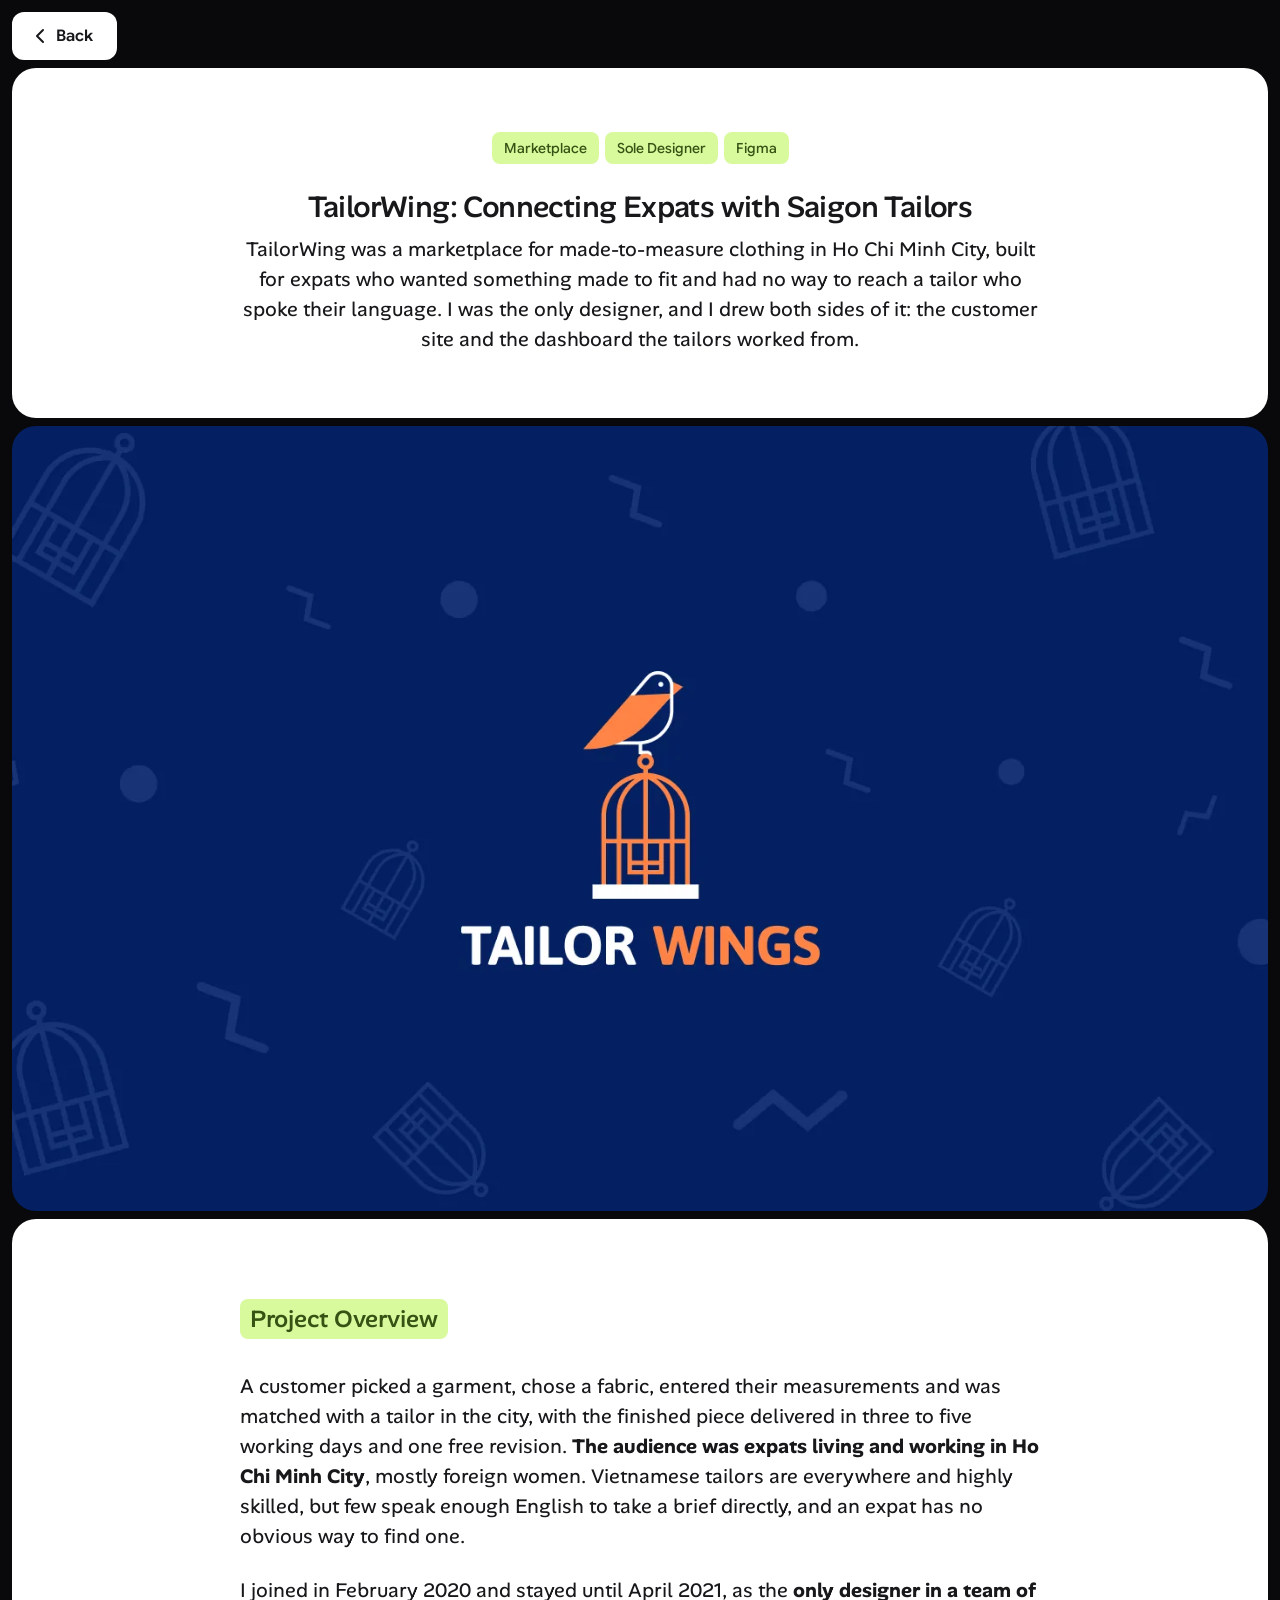
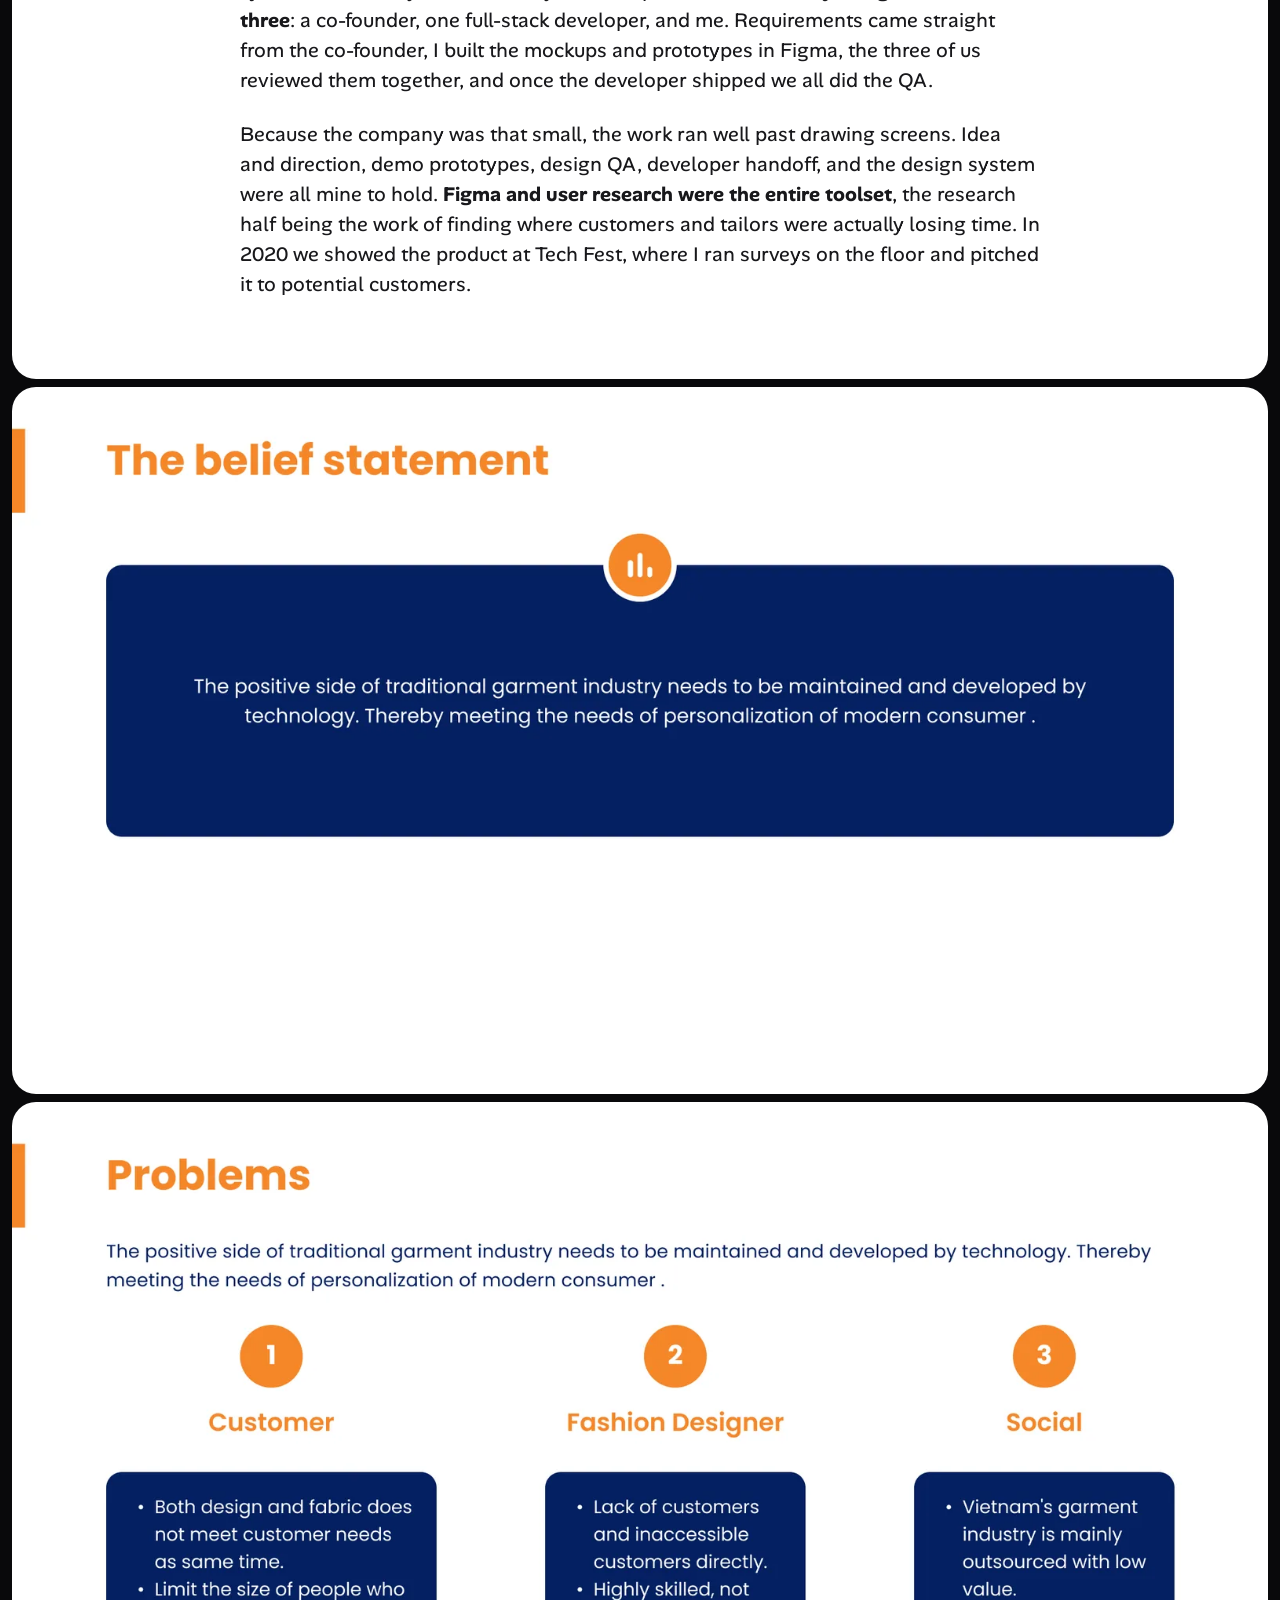
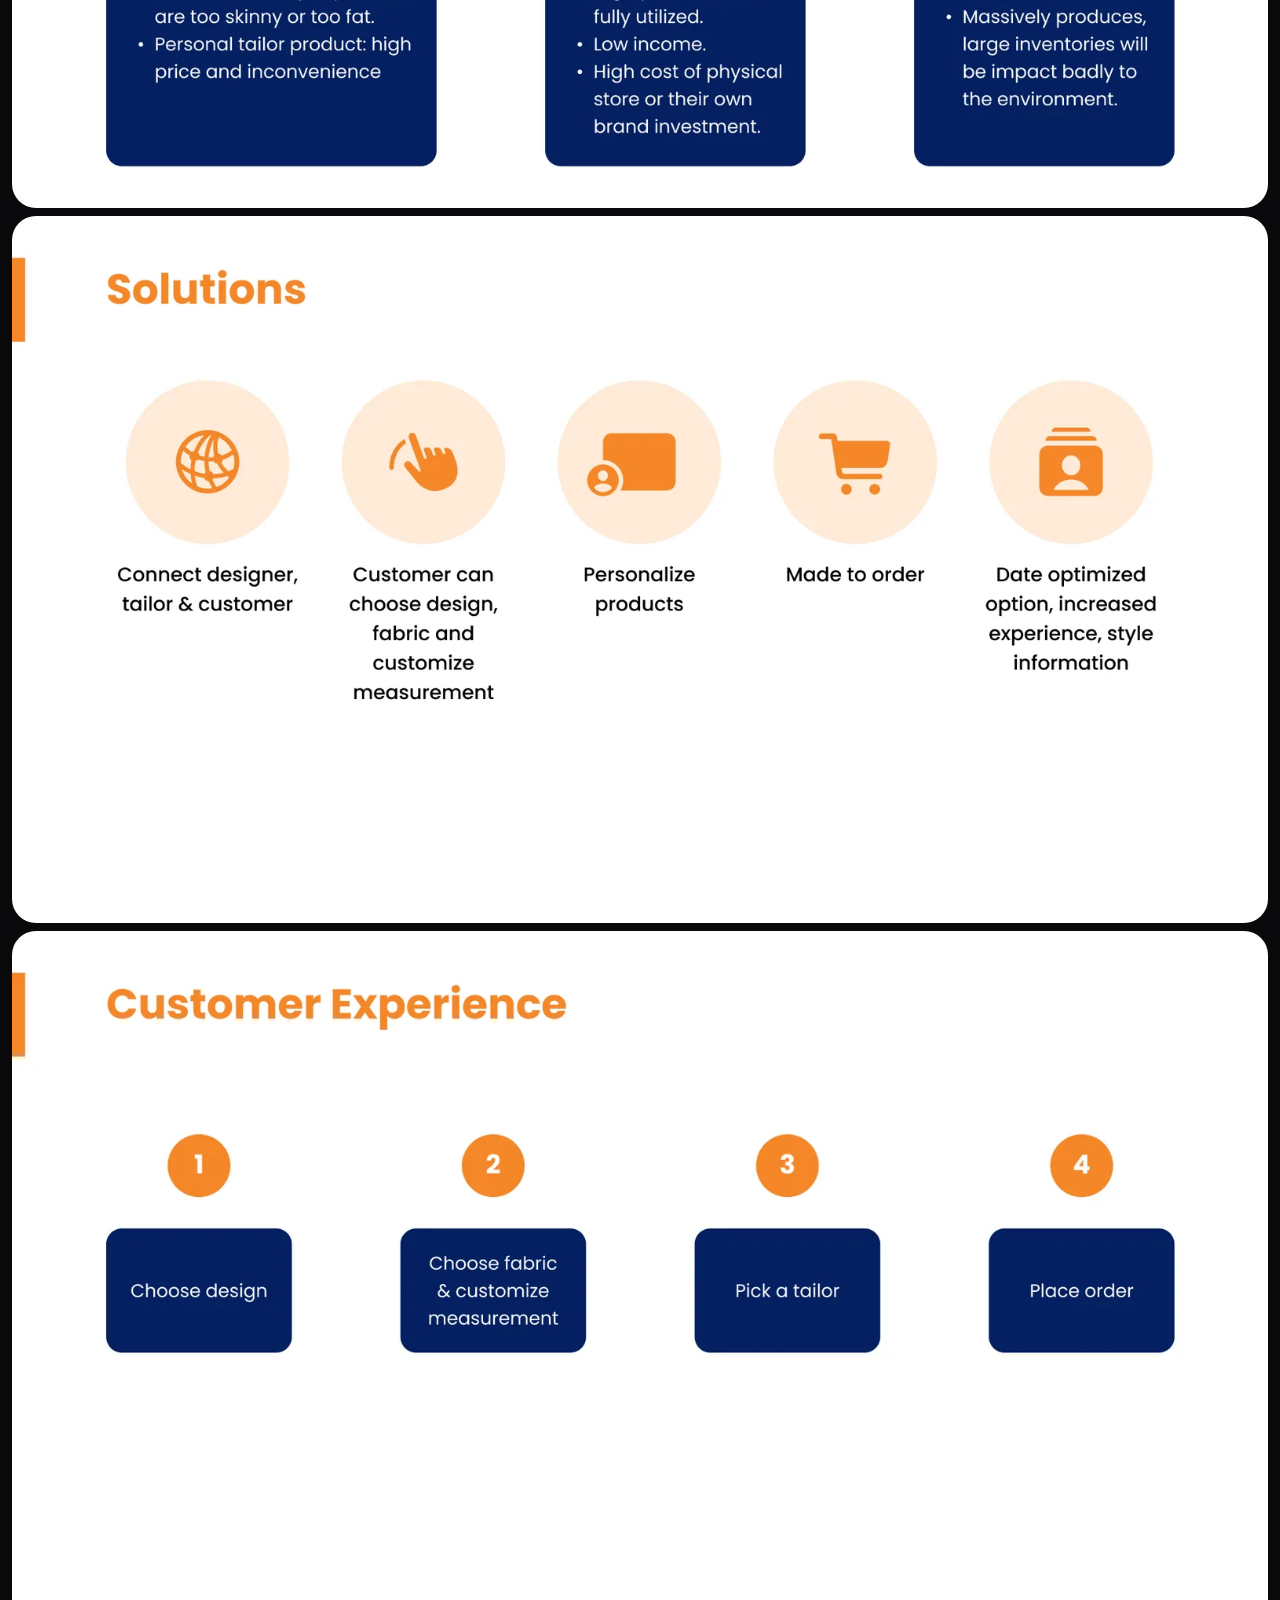
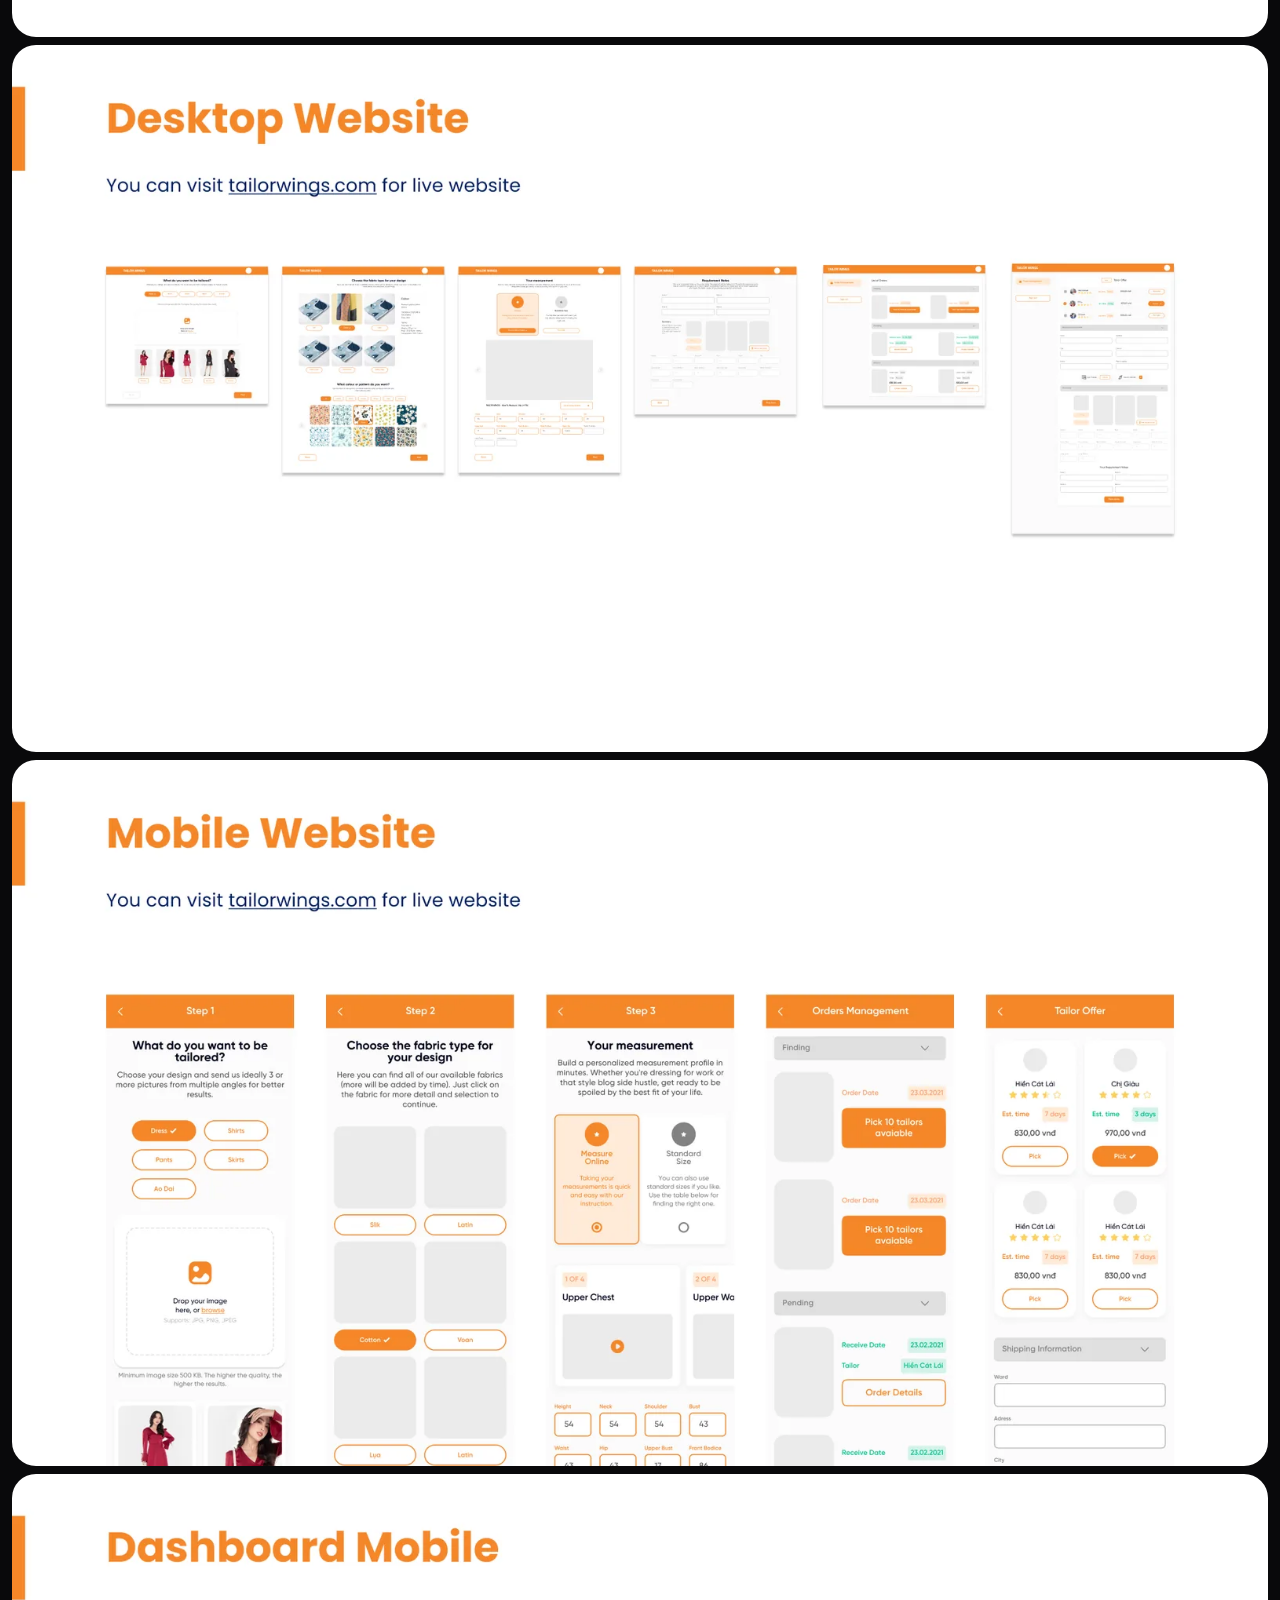
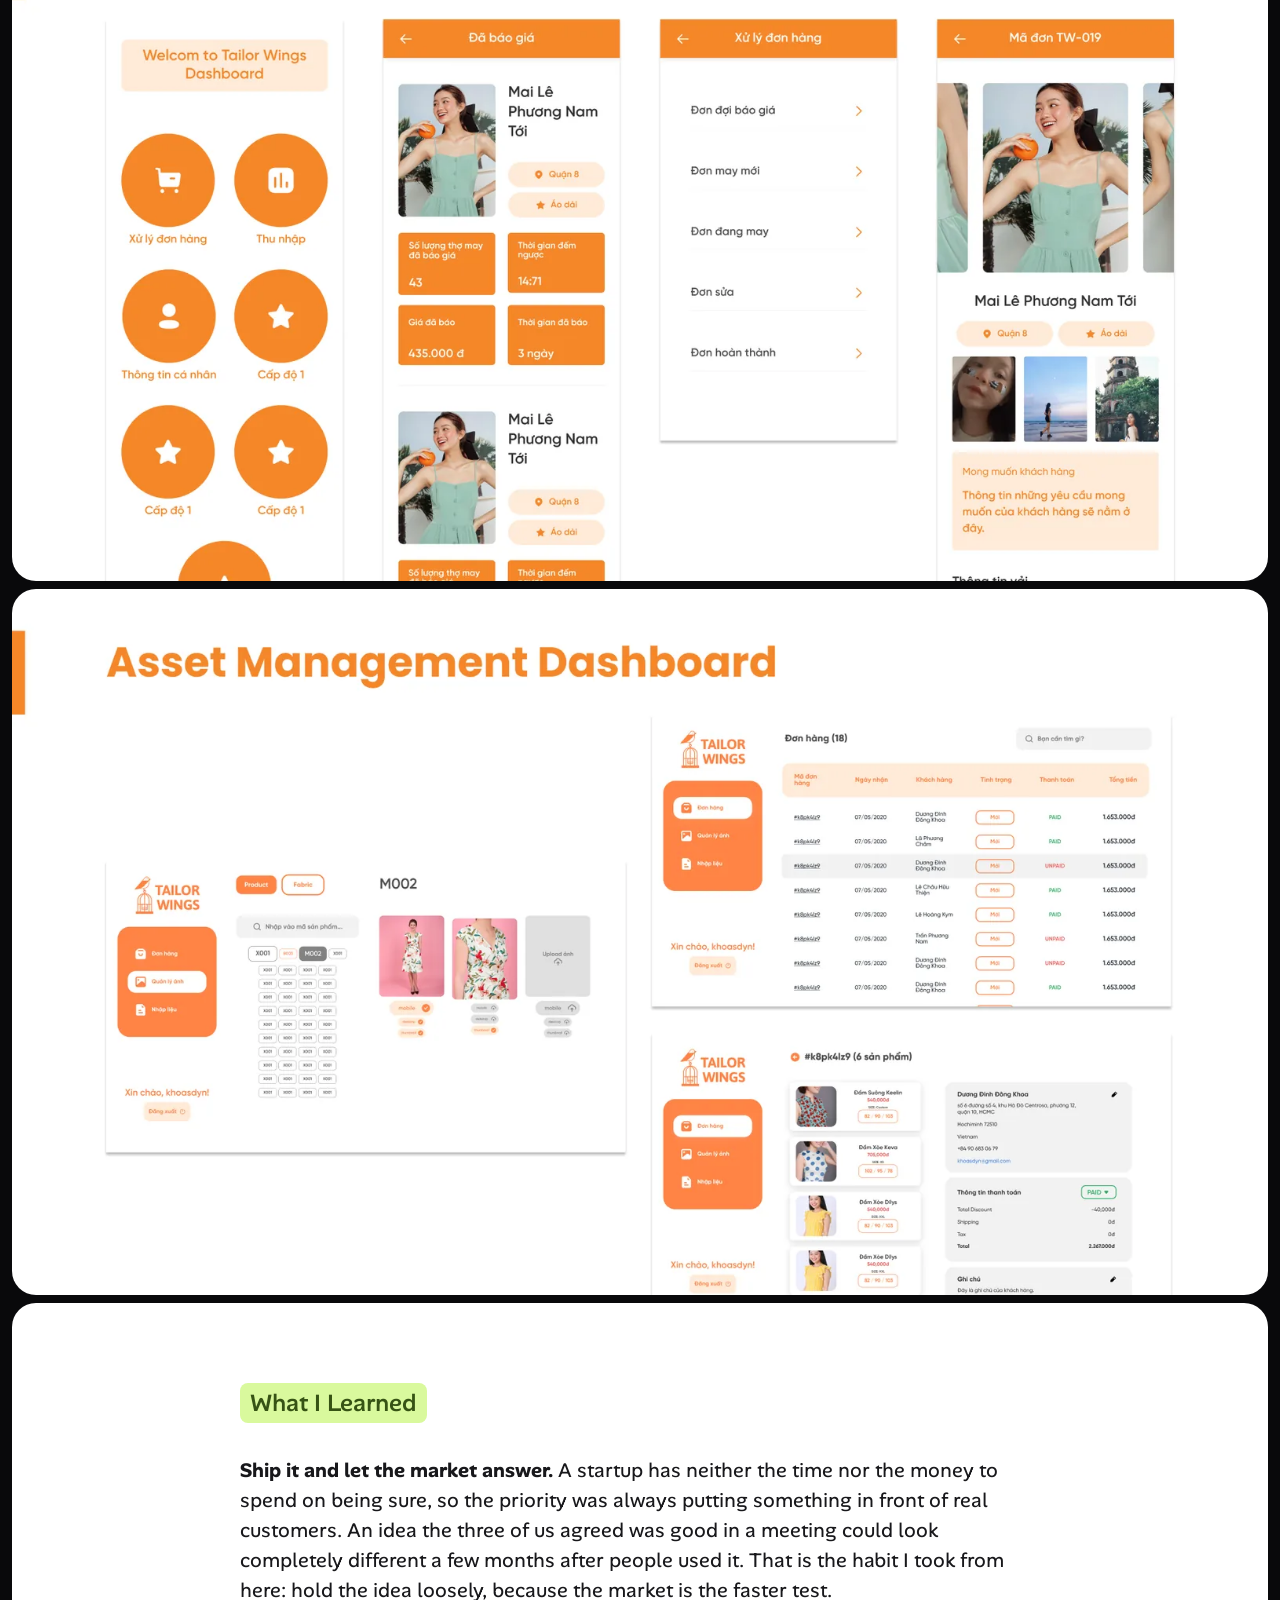
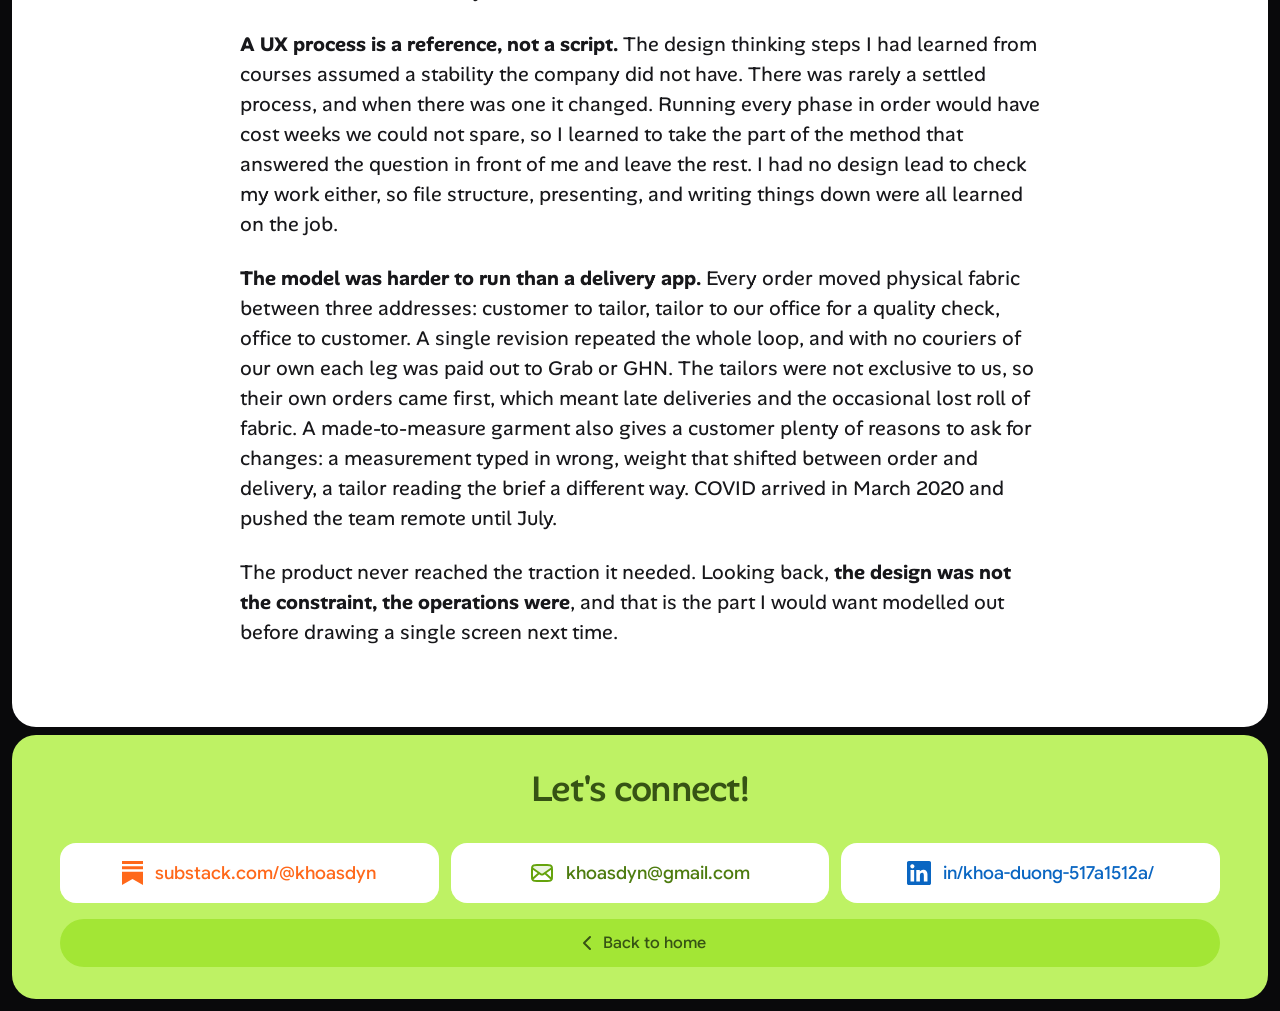
<file: tailorwing.html>
<!DOCTYPE html>
<html lang="en">
<head>
<meta charset="UTF-8">
<meta name="viewport" content="width=device-width, initial-scale=1.0">

<title>TailorWing — Case Study | Khoa Duong</title>
<meta name="description" content="TailorWing was a made-to-measure clothing marketplace in Ho Chi Minh City. As the only designer I built both the customer site and the tailor dashboard.">

<meta property="og:type" content="article">
<meta property="og:url" content="https://khoasdyn.github.io/tailorwing.html">
<meta property="og:title" content="TailorWing — Case Study | Khoa Duong">
<meta property="og:description" content="A made-to-measure clothing marketplace in Ho Chi Minh City, designed end to end by one designer in a team of three.">
<meta property="og:image" content="https://khoasdyn.github.io/assets/images/profile-photo-og.jpg">
<meta name="twitter:card" content="summary">

<meta name="theme-color" content="#09090B">
<link rel="canonical" href="https://khoasdyn.github.io/tailorwing.html">
<link rel="icon" href="assets/images/logo-avatar.png">

<link rel="preload" href="assets/fonts/alan-sans-variable.woff2" as="font" type="font/woff2" crossorigin>
<link rel="preload" href="assets/fonts/google-sans-flex-variable.woff2" as="font" type="font/woff2" crossorigin>

<link rel="stylesheet" href="css/style.css">
</head>
<body>


<div class="page">

  <!-- ============ BACK ============ -->
  <a class="back-btn" href="index.html">
    <i class="icon i-chevron-left" aria-hidden="true"></i>Back
  </a>

  <main class="cs-main" id="case-study">

  <!-- ============ TITLE ============ -->
  <header class="section cs-title">
    <div class="tag-list">
      <span class="tag">Marketplace</span>
      <span class="tag">Sole Designer</span>
      <span class="tag">Figma</span>
    </div>

    <div class="cs-title-text">
      <h1>TailorWing: Connecting Expats with Saigon Tailors</h1>
      <p>TailorWing was a marketplace for made-to-measure clothing in Ho Chi Minh City, built for expats who wanted something made to fit and had no way to reach a tailor who spoke their language. I was the only designer, and I drew both sides of it: the customer site and the dashboard the tailors worked from.</p>
    </div>
  </header>

  <!-- ============ COVER ============
       The same file the homepage card uses. No lazy loading here: it is the
       largest thing above the fold. -->
  <div class="cs-figure cs-cover">
    <img src="assets/project-case-study-images/tailorwing/tailorwing-cover.webp" width="1600" height="900" fetchpriority="high" decoding="async" alt="The Tailor Wings logo, a bird perched on top of an open birdcage, on a navy background">
  </div>

  <!-- ============ BODY ============
       Khoa's own pitch deck carries the narrative here, so the page runs the
       eight slides in their original order and closes on a single text block.
       The deck's title slide was dropped: the Project Overview block below
       replaces it, and its "9 months / UI & UX Designer" figures disagreed
       with the dates and title used everywhere else on the site.

       Every text block carries a heading. A block with no badge above it reads
       as a loose offcut of the block before it, so the page does not use one. -->

  <section class="section cs-block">
    <h2 class="cs-badge">Project Overview</h2>
    <div class="cs-prose">
      <p>A customer picked a garment, chose a fabric, entered their measurements and was matched with a tailor in the city, with the finished piece delivered in three to five working days and one free revision. <strong>The audience was expats living and working in Ho Chi Minh City</strong>, mostly foreign women. Vietnamese tailors are everywhere and highly skilled, but few speak enough English to take a brief directly, and an expat has no obvious way to find one.</p>
      <p>I joined in February 2020 and stayed until April 2021, as the <strong>only designer in a team of three</strong>: a co-founder, one full-stack developer, and me. Requirements came straight from the co-founder, I built the mockups and prototypes in Figma, the three of us reviewed them together, and once the developer shipped we all did the QA.</p>
      <p>Because the company was that small, the work ran well past drawing screens. Idea and direction, demo prototypes, design QA, developer handoff, and the design system were all mine to hold. <strong>Figma and user research were the entire toolset</strong>, the research half being the work of finding where customers and tailors were actually losing time. In 2020 we showed the product at Tech Fest, where I ran surveys on the floor and pitched it to potential customers.</p>
    </div>
  </section>

  <!-- Image 01 — the belief statement the whole product was built on -->
  <div class="cs-figure">
    <img src="assets/project-case-study-images/tailorwing/tailorwing-01.webp" width="1600" height="900" alt="A slide titled The belief statement: the positive side of the traditional garment industry needs to be maintained and developed by technology, meeting the personalisation needs of the modern consumer" loading="lazy">
  </div>

  <!-- Image 02 — the three problem groups: customer, fashion designer, social -->
  <div class="cs-figure">
    <img src="assets/project-case-study-images/tailorwing/tailorwing-02.webp" width="1600" height="900" alt="A Problems slide with three columns, customer, fashion designer and social, each listing the pain points behind the idea" loading="lazy">
  </div>

  <!-- Image 03 — the five solutions the product proposed -->
  <div class="cs-figure">
    <img src="assets/project-case-study-images/tailorwing/tailorwing-03.webp" width="1600" height="900" alt="A Solutions slide with five icons: connect designer, tailor and customer; choose design, fabric and measurements; personalised products; made to order; and optimised delivery dates" loading="lazy">
  </div>

  <!-- Image 04 — the four-step customer journey -->
  <div class="cs-figure">
    <img src="assets/project-case-study-images/tailorwing/tailorwing-04.webp" width="1600" height="900" alt="A four-step customer experience flow: choose a design, choose fabric and customise measurements, pick a tailor, then place the order" loading="lazy">
  </div>

  <!-- Image 05 — the desktop customer site, six screens across the order flow -->
  <div class="cs-figure">
    <img src="assets/project-case-study-images/tailorwing/tailorwing-05.webp" width="1600" height="900" alt="Six desktop screens of the customer site, running from choosing a garment through fabric selection, measurements, requirement notes and tailor offers" loading="lazy">
  </div>

  <!-- Image 06 — the same flow on mobile -->
  <div class="cs-figure">
    <img src="assets/project-case-study-images/tailorwing/tailorwing-06.webp" width="1600" height="900" alt="Five mobile screens of the customer flow: garment type, fabric choice, measurement entry, orders management and tailor offers" loading="lazy">
  </div>

  <!-- Image 07 — the tailor's own dashboard on mobile -->
  <div class="cs-figure">
    <img src="assets/project-case-study-images/tailorwing/tailorwing-07.webp" width="1600" height="900" alt="Four mobile screens of the tailor dashboard: the main menu, a quoted order with a countdown timer, the order processing states, and an order detail" loading="lazy">
  </div>

  <!-- Image 08 — the internal asset and order management dashboard -->
  <div class="cs-figure">
    <img src="assets/project-case-study-images/tailorwing/tailorwing-08.webp" width="1600" height="900" alt="The internal asset management dashboard: a product and fabric image library, an orders table, and an order detail with customer and payment information" loading="lazy">
  </div>

  <section class="section cs-block">
    <h2 class="cs-badge">What I Learned</h2>
    <div class="cs-prose">
      <p><strong>Ship it and let the market answer.</strong> A startup has neither the time nor the money to spend on being sure, so the priority was always putting something in front of real customers. An idea the three of us agreed was good in a meeting could look completely different a few months after people used it. That is the habit I took from here: hold the idea loosely, because the market is the faster test.</p>
      <p><strong>A UX process is a reference, not a script.</strong> The design thinking steps I had learned from courses assumed a stability the company did not have. There was rarely a settled process, and when there was one it changed. Running every phase in order would have cost weeks we could not spare, so I learned to take the part of the method that answered the question in front of me and leave the rest. I had no design lead to check my work either, so file structure, presenting, and writing things down were all learned on the job.</p>
      <p><strong>The model was harder to run than a delivery app.</strong> Every order moved physical fabric between three addresses: customer to tailor, tailor to our office for a quality check, office to customer. A single revision repeated the whole loop, and with no couriers of our own each leg was paid out to Grab or GHN. The tailors were not exclusive to us, so their own orders came first, which meant late deliveries and the occasional lost roll of fabric. A made-to-measure garment also gives a customer plenty of reasons to ask for changes: a measurement typed in wrong, weight that shifted between order and delivery, a tailor reading the brief a different way. COVID arrived in March 2020 and pushed the team remote until July.</p>
      <p>The product never reached the traction it needed. Looking back, <strong>the design was not the constraint, the operations were</strong>, and that is the part I would want modelled out before drawing a single screen next time.</p>
    </div>
  </section>

  </main>

  <!-- ============ CONTACT ============
       The same block as the homepage footer apart from the nav button at the
       bottom, which is the "Back to home" variant here and "Back to top" there. -->
  <footer class="contact">
    <div class="contact-body">
      <h2>Let's connect!</h2>

      <div class="contact-cards">
        <a class="contact-card contact-substack" href="https://substack.com/@khoasdyn"
           target="_blank" rel="noopener noreferrer" aria-label="Read my writing on Substack: substack.com/@khoasdyn">
          <img src="assets/logos/substack-logo.svg" alt="" width="21" height="24">substack.com/@khoasdyn
        </a>
        <a class="contact-card contact-email" href="mailto:khoasdyn@gmail.com"
           aria-label="Email me at khoasdyn@gmail.com">
          <img src="assets/logos/email-icon.svg" alt="" width="24" height="24">khoasdyn@gmail.com
        </a>
        <a class="contact-card contact-linkedin" href="https://www.linkedin.com/in/khoa-duong-517a1512a/"
           target="_blank" rel="noopener noreferrer" aria-label="Connect with me on LinkedIn: in/khoa-duong-517a1512a/">
          <img src="assets/logos/linkedin-logo.svg" alt="" width="24" height="24">in/khoa-duong-517a1512a/
        </a>
      </div>
    </div>

    <!-- The "Back to home" variant, which is the one a case study carries.
         It repeats the back button at the top of the page on purpose, so the
         reader does not have to scroll back up to leave. -->
    <a class="contact-nav" href="index.html">
      <i class="icon i-chevron-left" aria-hidden="true"></i>Back to home
    </a>
  </footer>

</div>
</body>
</html>
</file>
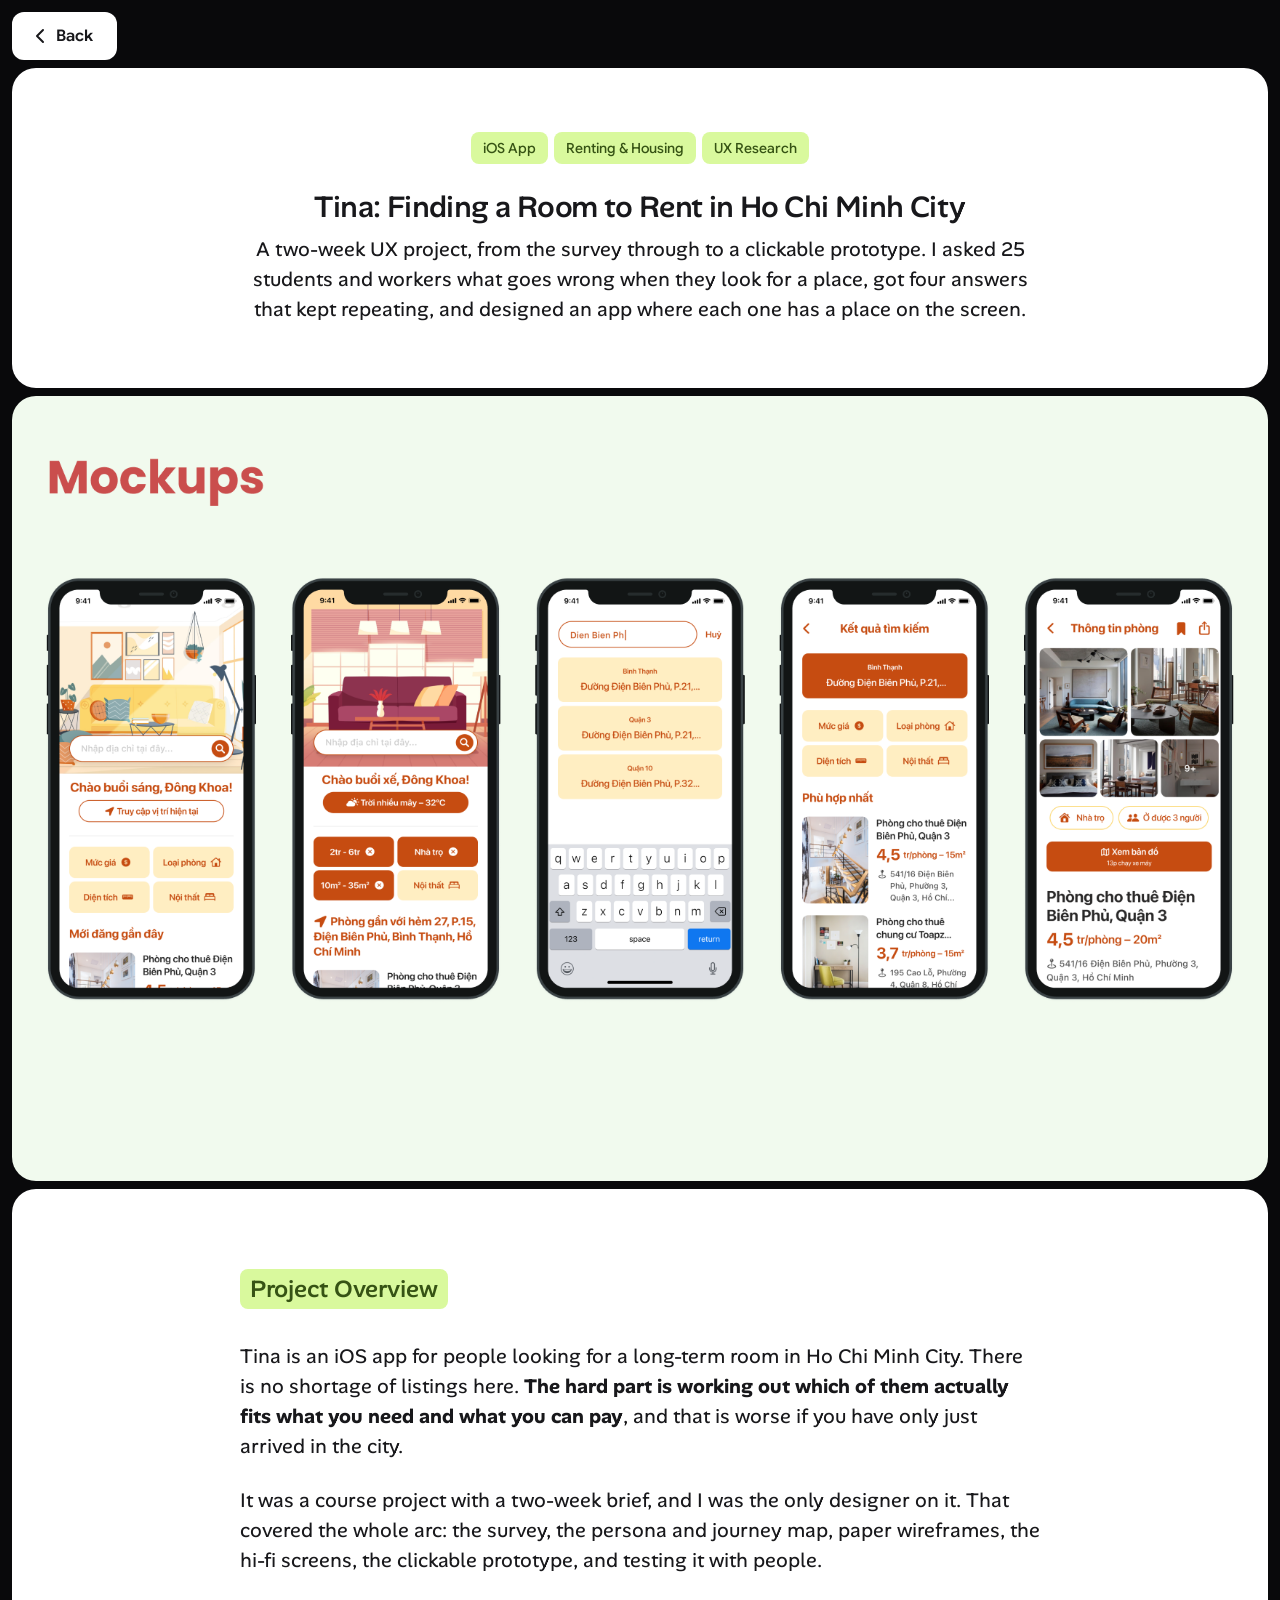
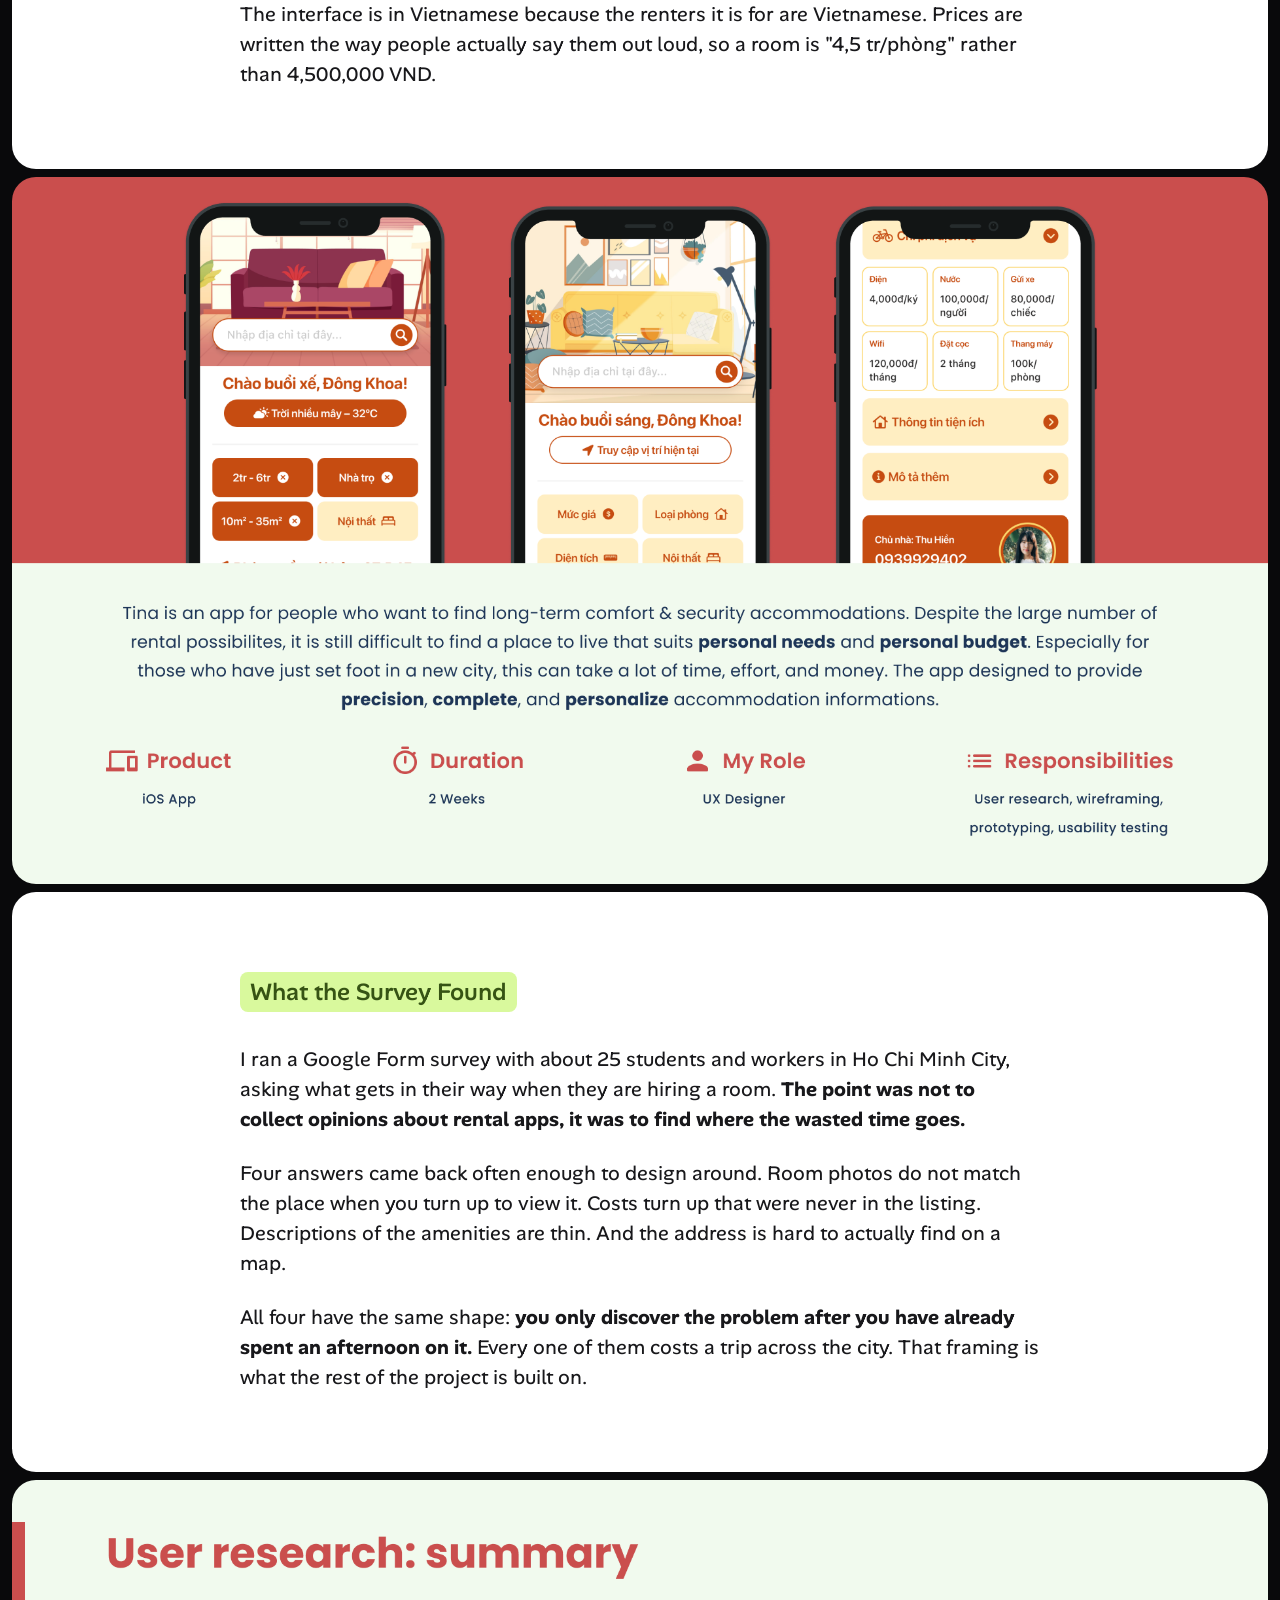
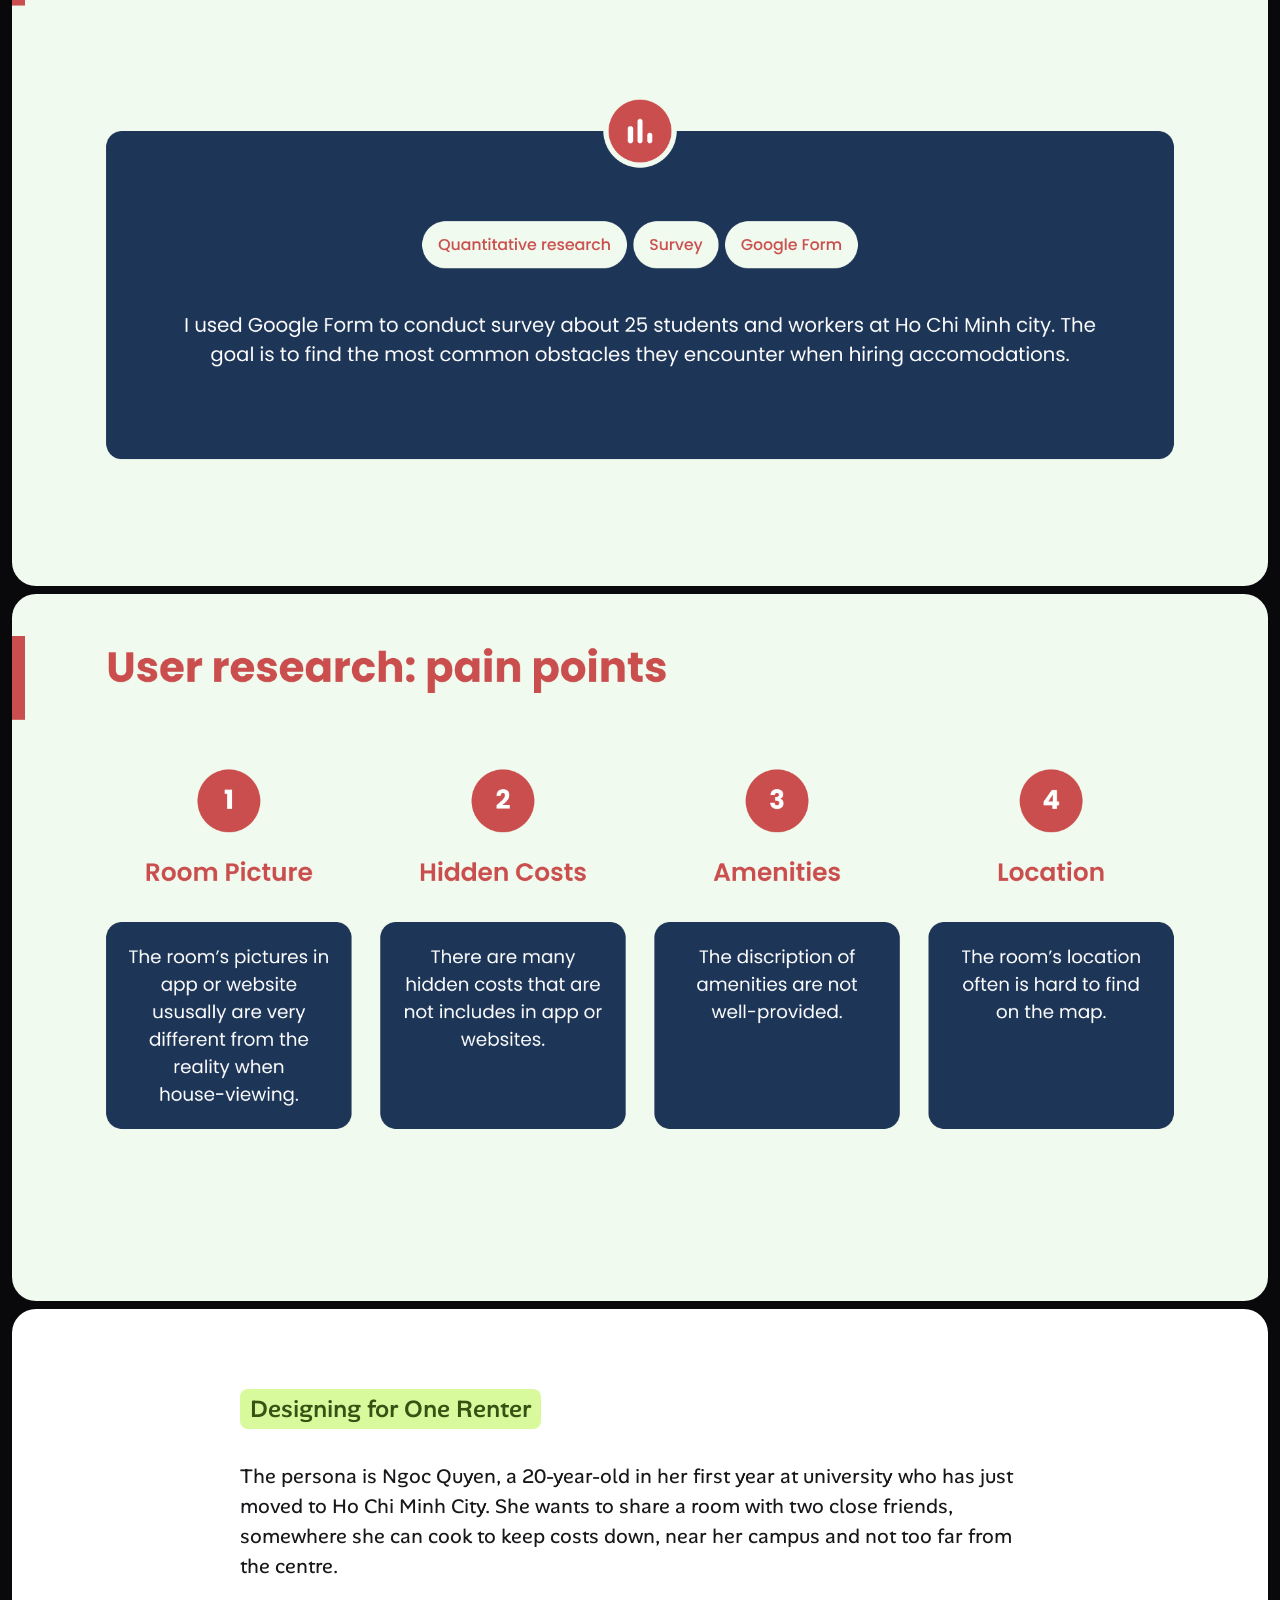
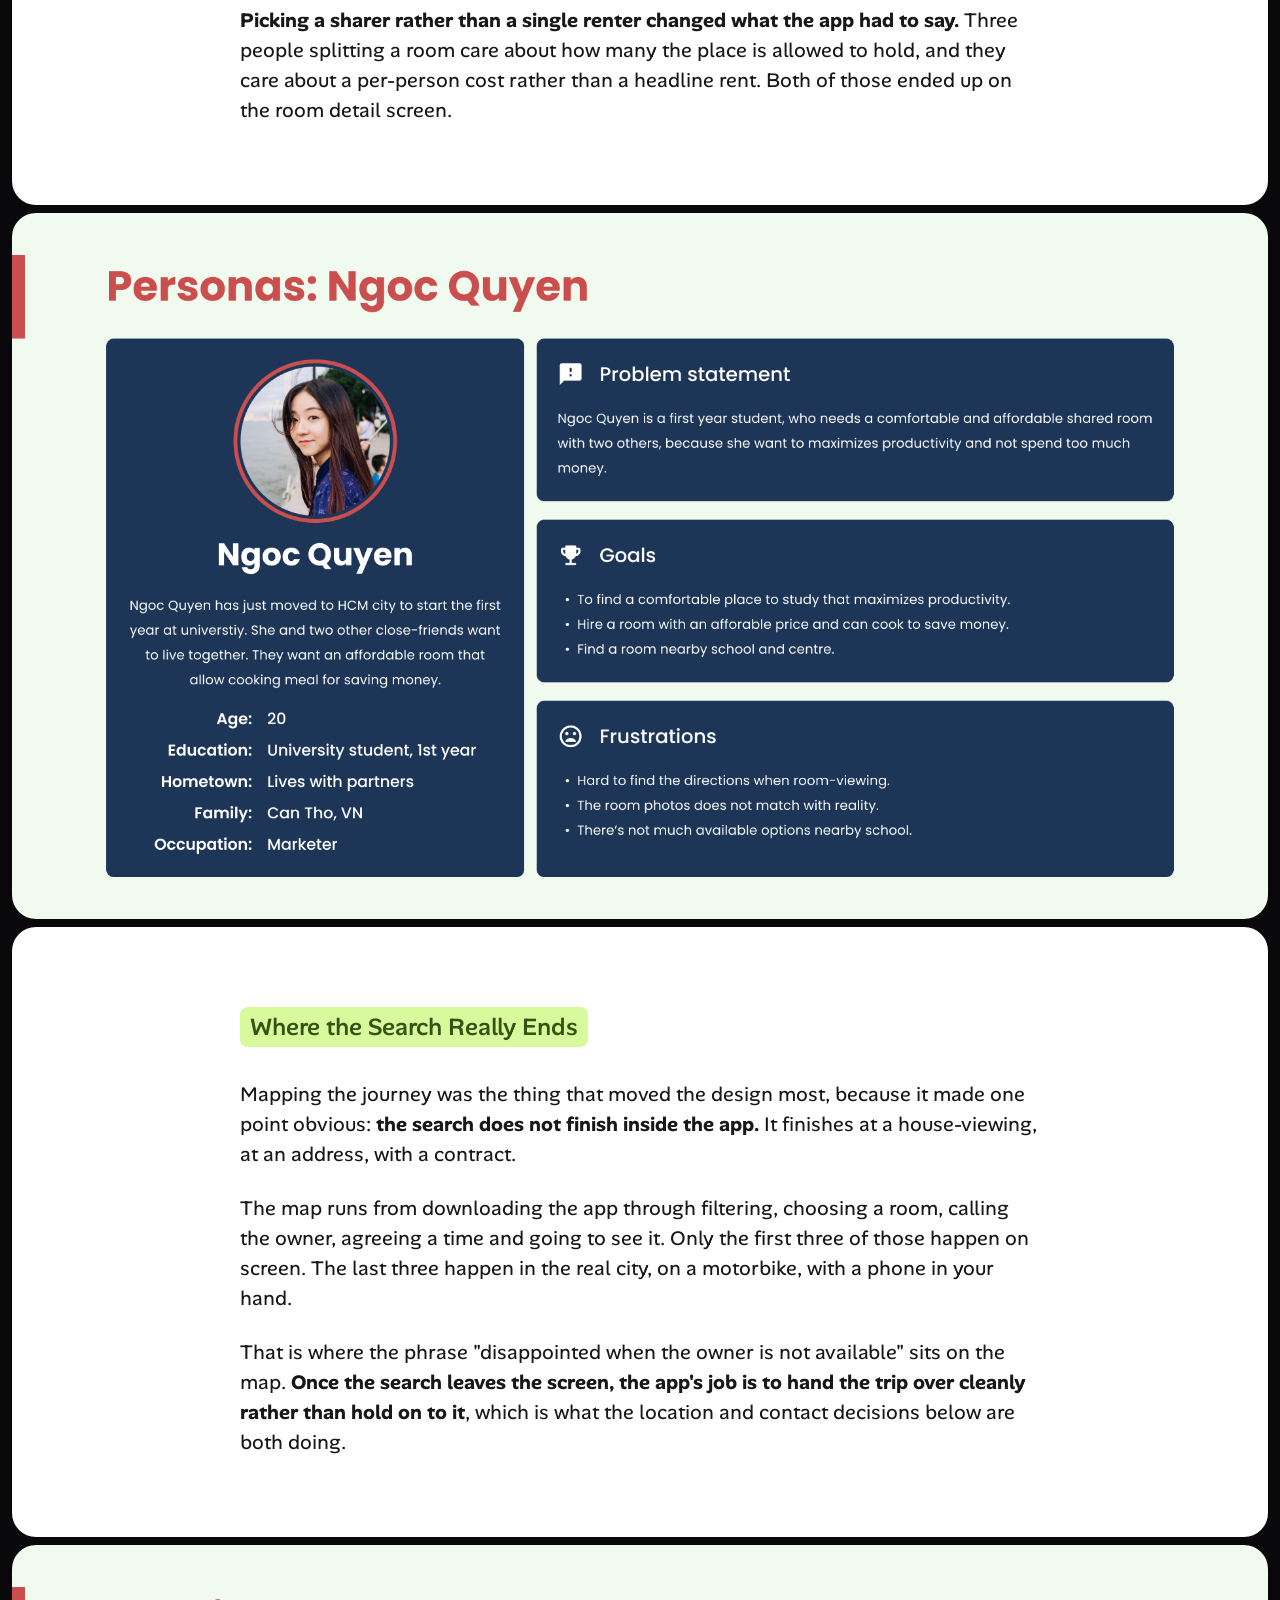
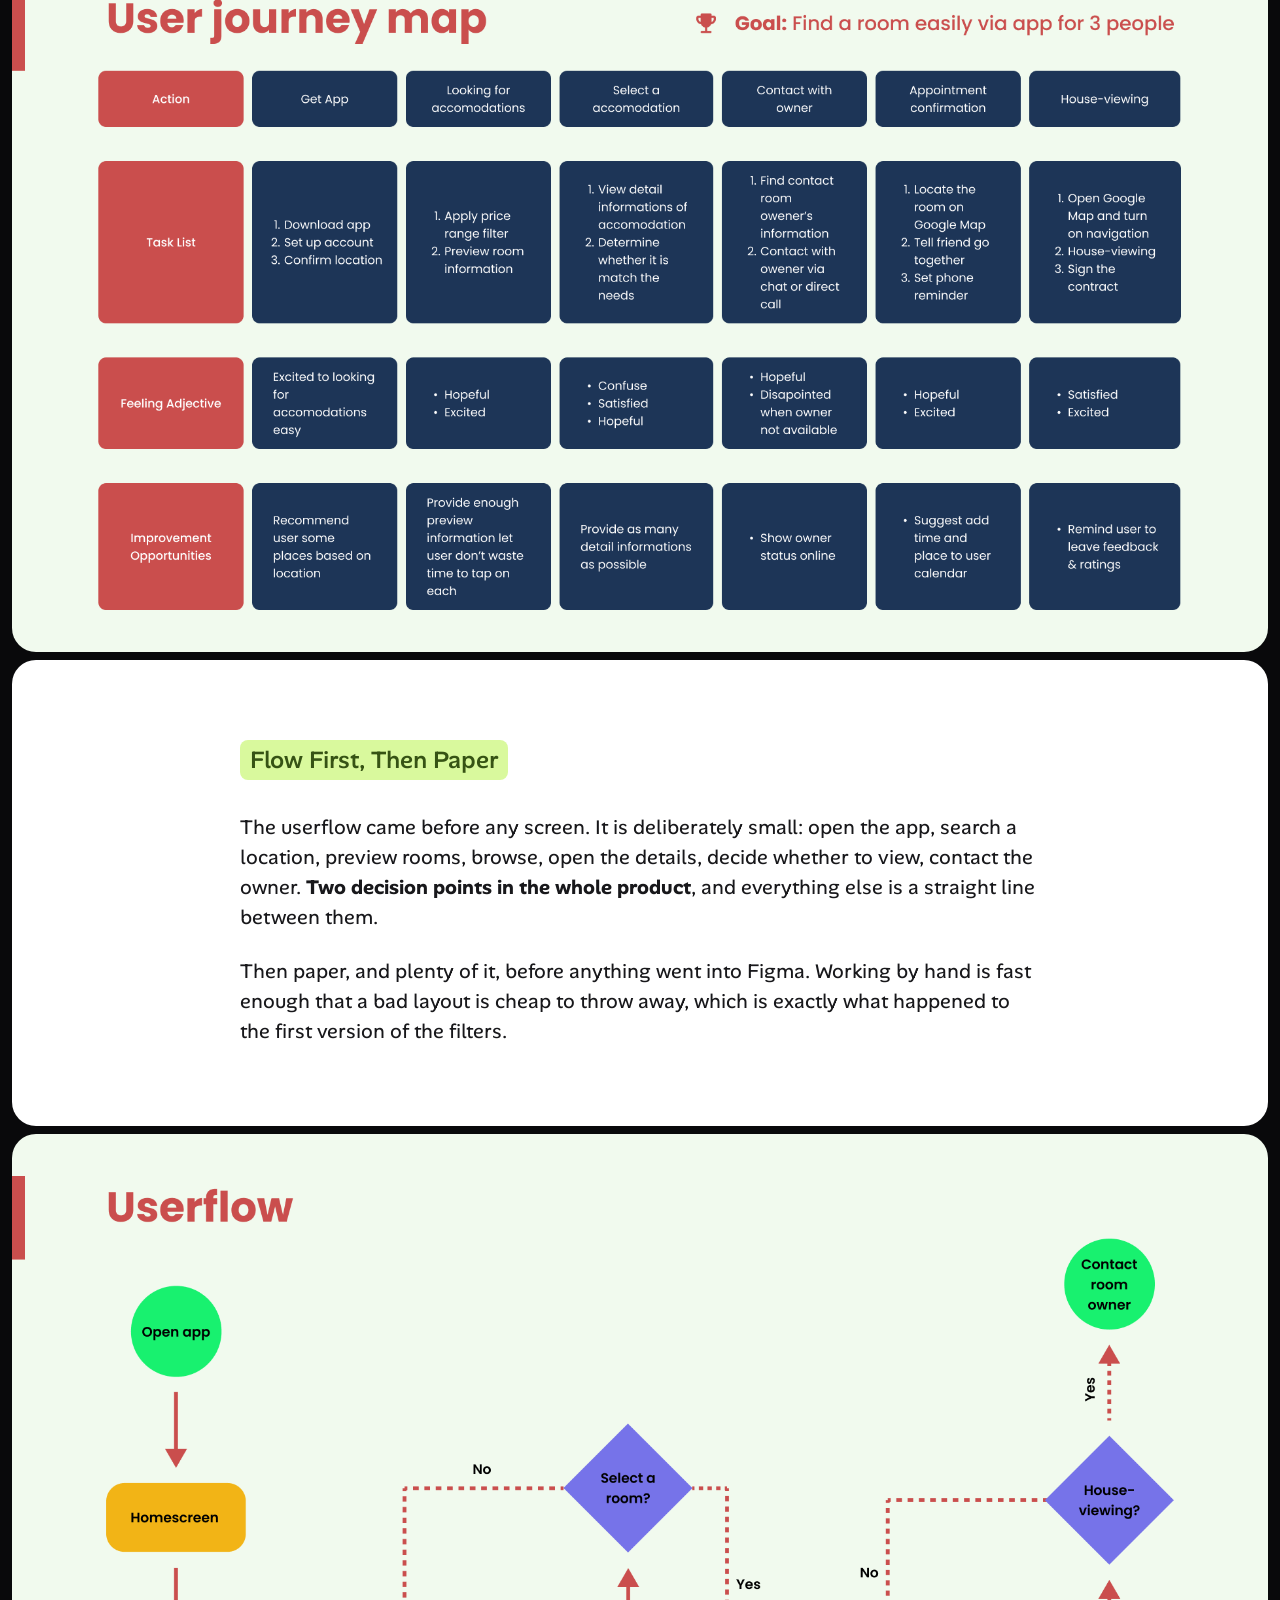
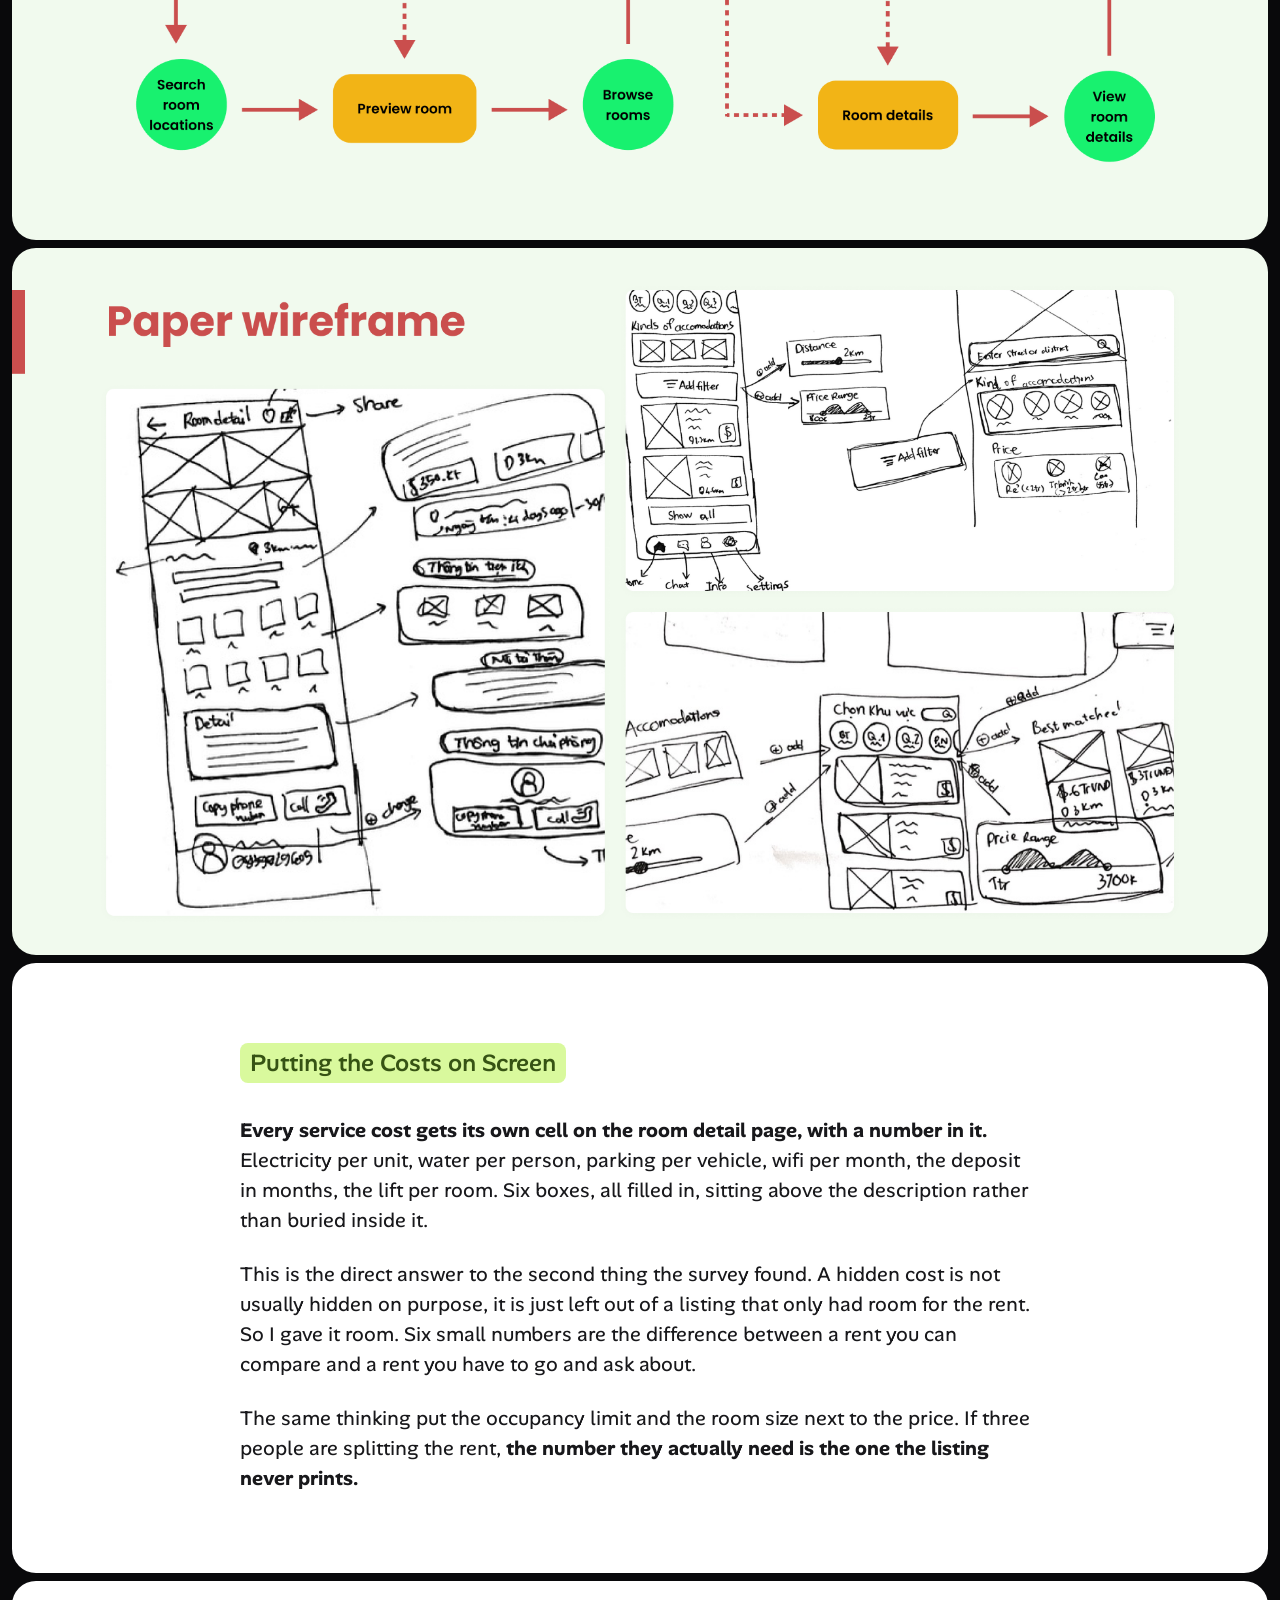
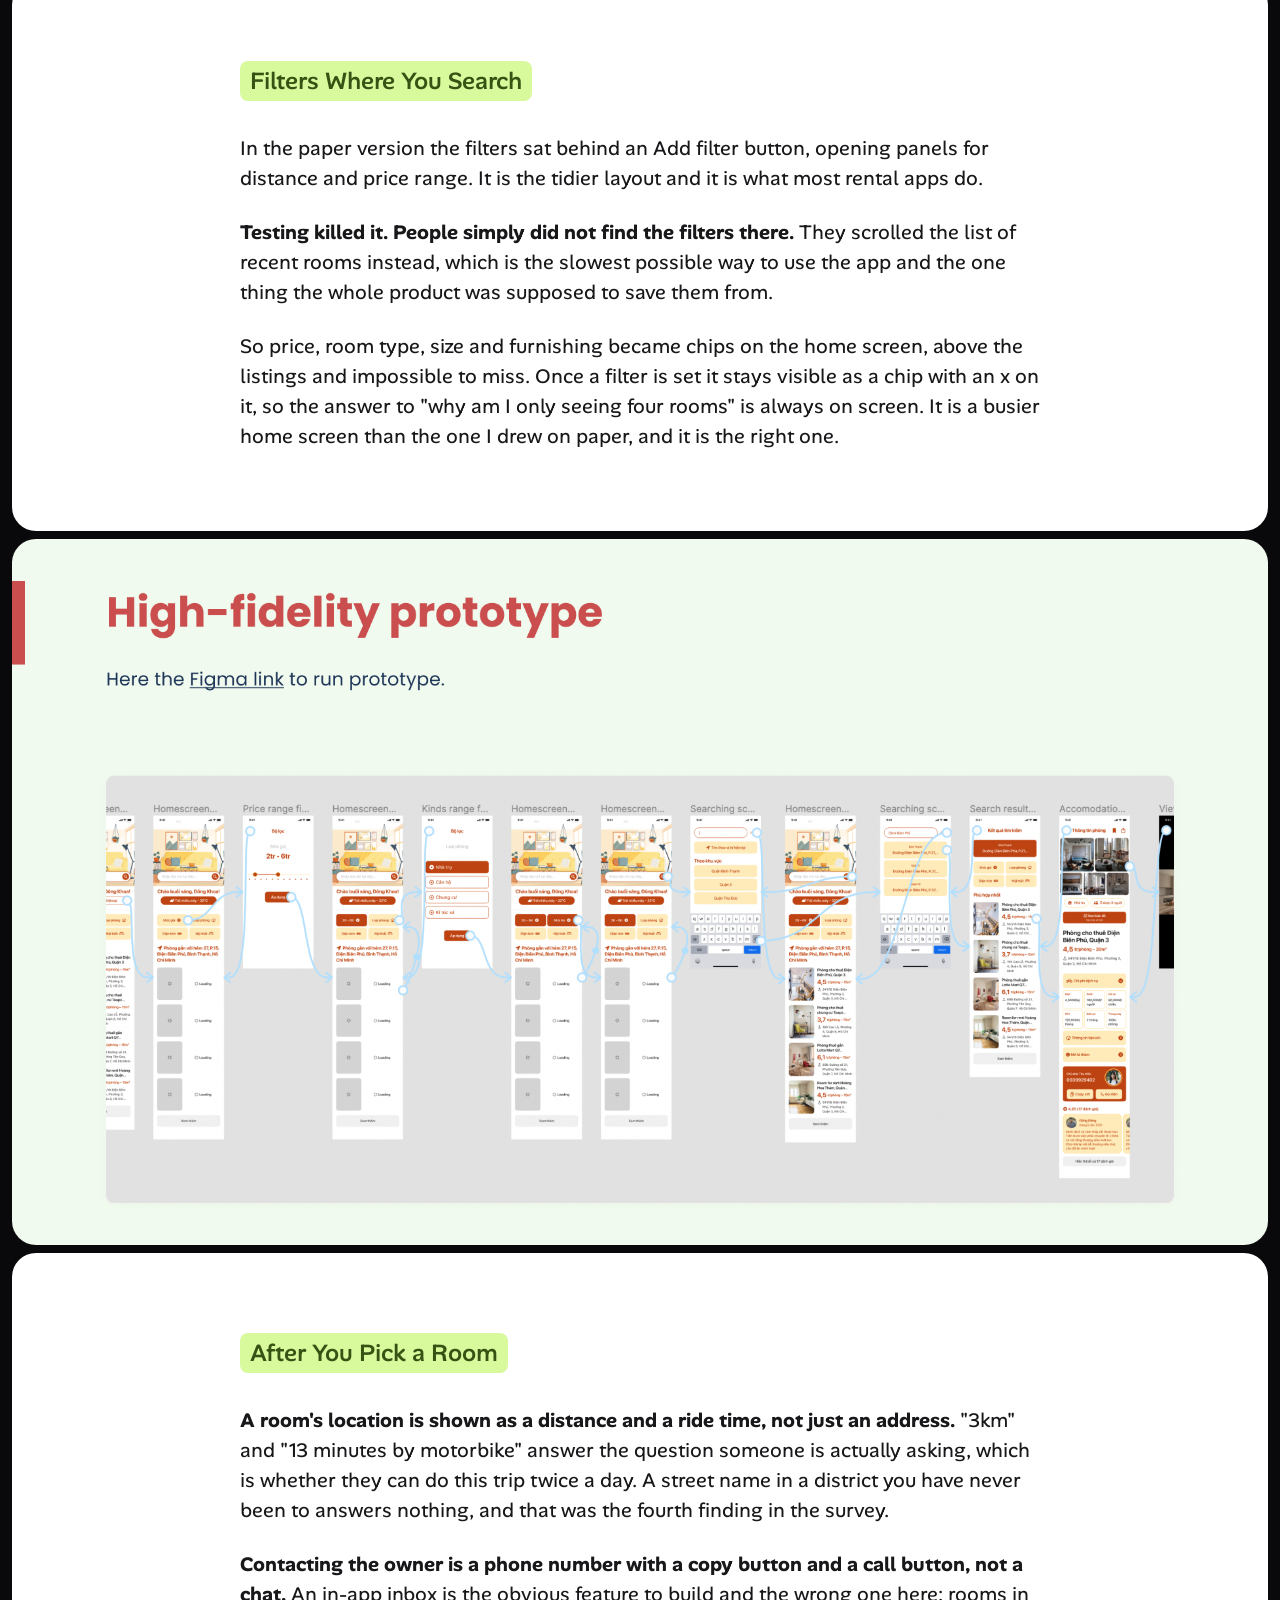
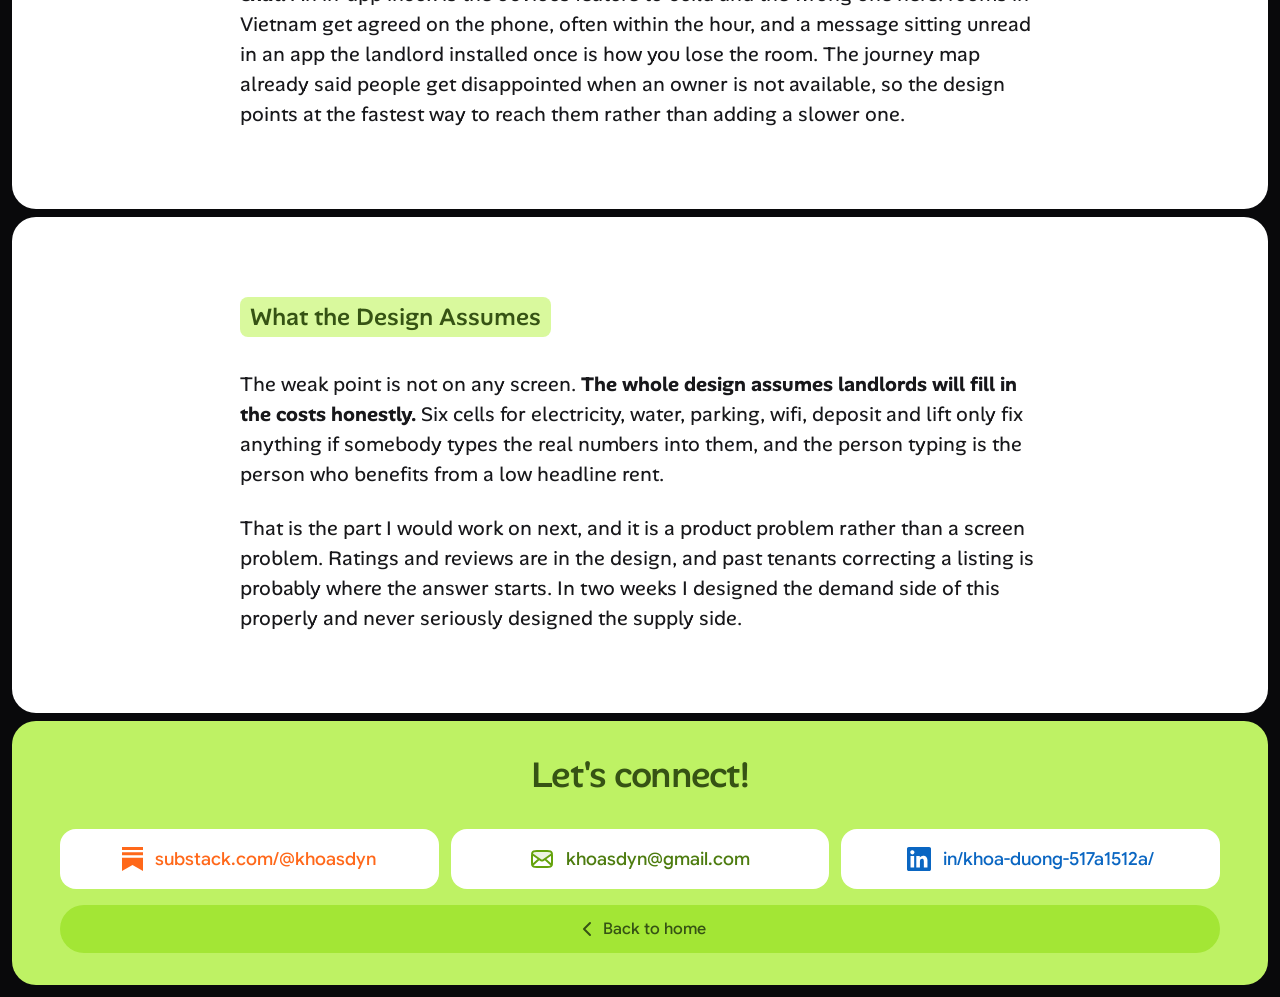
<file: tina.html>
<!DOCTYPE html>
<html lang="en">
<head>
<meta charset="UTF-8">
<meta name="viewport" content="width=device-width, initial-scale=1.0">

<title>Tina — Case Study | Khoa Duong</title>
<meta name="description" content="A two-week UX project on renting a room in Ho Chi Minh City. I surveyed 25 students and workers, found four things that waste their time, and designed an iOS app that answers each one.">

<meta property="og:type" content="article">
<meta property="og:url" content="https://khoasdyn.github.io/tina.html">
<meta property="og:title" content="Tina — Case Study | Khoa Duong">
<meta property="og:description" content="An iOS rental app for Ho Chi Minh City, designed in two weeks from a survey of 25 students and workers.">
<meta property="og:image" content="https://khoasdyn.github.io/assets/images/profile-photo-og.jpg">
<meta name="twitter:card" content="summary">

<meta name="theme-color" content="#09090B">
<link rel="canonical" href="https://khoasdyn.github.io/tina.html">
<link rel="icon" href="assets/images/logo-avatar.png">

<link rel="preload" href="assets/fonts/alan-sans-variable.woff2" as="font" type="font/woff2" crossorigin>
<link rel="preload" href="assets/fonts/google-sans-flex-variable.woff2" as="font" type="font/woff2" crossorigin>

<link rel="stylesheet" href="css/style.css">
</head>
<body>


<div class="page">

  <!-- ============ BACK ============ -->
  <a class="back-btn" href="index.html">
    <i class="icon i-chevron-left" aria-hidden="true"></i>Back
  </a>

  <main class="cs-main" id="case-study">

  <!-- ============ TITLE ============ -->
  <header class="section cs-title">
    <div class="tag-list">
      <span class="tag">iOS App</span>
      <span class="tag">Renting &amp; Housing</span>
      <span class="tag">UX Research</span>
    </div>

    <div class="cs-title-text">
      <h1>Tina: Finding a Room to Rent in Ho Chi Minh City</h1>
      <p>A two-week UX project, from the survey through to a clickable prototype. I asked 25 students and workers what goes wrong when they look for a place, got four answers that kept repeating, and designed an app where each one has a place on the screen.</p>
    </div>
  </header>

  <!-- ============ COVER ============
       The real cover, the same file the homepage card uses. No lazy loading
       here: it is the largest thing above the fold. -->
  <div class="cs-figure cs-cover">
    <img src="assets/project-case-study-images/tina/tina-cover.webp" width="1920" height="1080" fetchpriority="high" decoding="async" alt="Five Tina screens in iPhone frames: two home screens with an illustrated room and filter chips, the address search with the keyboard open, the search results list, and a room detail page">
  </div>

  <!-- ============ BODY ============
       Eight media slots in reading order, following the arc of the project
       itself: the overview board, the two research boards, the persona, the
       journey map, the userflow, the paper wireframes, and the prototype board
       at the end. Every file is a 1920x1080 board exported from Khoa's own
       Figma deck, converted to lossless WebP at native size.

       Every text block carries a heading. A block with no badge above it reads
       as a loose offcut of the block before it, so the page does not use one. -->

  <section class="section cs-block">
    <h2 class="cs-badge">Project Overview</h2>
    <div class="cs-prose">
      <p>Tina is an iOS app for people looking for a long-term room in Ho Chi Minh City. There is no shortage of listings here. <strong>The hard part is working out which of them actually fits what you need and what you can pay</strong>, and that is worse if you have only just arrived in the city.</p>
      <p>It was a course project with a two-week brief, and I was the only designer on it. That covered the whole arc: the survey, the persona and journey map, paper wireframes, the hi-fi screens, the clickable prototype, and testing it with people.</p>
      <p>The interface is in Vietnamese because the renters it is for are Vietnamese. Prices are written the way people actually say them out loud, so a room is "4,5 tr/phòng" rather than 4,500,000 VND.</p>
    </div>
  </section>

  <!-- Overview board — how the deck itself opens: three screens above the
       problem statement, with the product, duration, role and responsibilities
       spelled out underneath. -->
  <div class="cs-figure">
    <img src="assets/project-case-study-images/tina/tina-overview.webp" width="1920" height="1080" alt="The opening board of the Tina deck: three phone screens on a red background above a problem statement, with Product, Duration, My Role and Responsibilities listed below" loading="lazy">
  </div>

  <section class="section cs-block">
    <h2 class="cs-badge">What the Survey Found</h2>
    <div class="cs-prose">
      <p>I ran a Google Form survey with about 25 students and workers in Ho Chi Minh City, asking what gets in their way when they are hiring a room. <strong>The point was not to collect opinions about rental apps, it was to find where the wasted time goes.</strong></p>
      <p>Four answers came back often enough to design around. Room photos do not match the place when you turn up to view it. Costs turn up that were never in the listing. Descriptions of the amenities are thin. And the address is hard to actually find on a map.</p>
      <p>All four have the same shape: <strong>you only discover the problem after you have already spent an afternoon on it.</strong> Every one of them costs a trip across the city. That framing is what the rest of the project is built on.</p>
    </div>
  </section>

  <!-- Research method — the survey summary board, naming the method and the
       sample before any finding is shown. -->
  <div class="cs-figure">
    <img src="assets/project-case-study-images/tina/tina-research-summary.webp" width="1920" height="1080" alt="The user research summary board, tagged quantitative research, survey and Google Form, describing a survey of about 25 students and workers in Ho Chi Minh City" loading="lazy">
  </div>

  <!-- The four findings, as they came out of the survey. These four are the
       spine of the whole page, so they sit directly under the method. -->
  <div class="cs-figure">
    <img src="assets/project-case-study-images/tina/tina-pain-points.webp" width="1920" height="1080" alt="The four pain points from the survey, numbered one to four: room pictures, hidden costs, amenities and location" loading="lazy">
  </div>

  <section class="section cs-block">
    <h2 class="cs-badge">Designing for One Renter</h2>
    <div class="cs-prose">
      <p>The persona is Ngoc Quyen, a 20-year-old in her first year at university who has just moved to Ho Chi Minh City. She wants to share a room with two close friends, somewhere she can cook to keep costs down, near her campus and not too far from the centre.</p>
      <p><strong>Picking a sharer rather than a single renter changed what the app had to say.</strong> Three people splitting a room care about how many the place is allowed to hold, and they care about a per-person cost rather than a headline rent. Both of those ended up on the room detail screen.</p>
    </div>
  </section>

  <!-- Persona board — the one renter every later decision is measured against. -->
  <div class="cs-figure">
    <img src="assets/project-case-study-images/tina/tina-persona.webp" width="1920" height="1080" alt="The persona board for Ngoc Quyen, a twenty-year-old first-year student, with her problem statement, goals and frustrations listed beside her photo" loading="lazy">
  </div>

  <section class="section cs-block">
    <h2 class="cs-badge">Where the Search Really Ends</h2>
    <div class="cs-prose">
      <p>Mapping the journey was the thing that moved the design most, because it made one point obvious: <strong>the search does not finish inside the app.</strong> It finishes at a house-viewing, at an address, with a contract.</p>
      <p>The map runs from downloading the app through filtering, choosing a room, calling the owner, agreeing a time and going to see it. Only the first three of those happen on screen. The last three happen in the real city, on a motorbike, with a phone in your hand.</p>
      <p>That is where the phrase "disappointed when the owner is not available" sits on the map. <strong>Once the search leaves the screen, the app's job is to hand the trip over cleanly rather than hold on to it</strong>, which is what the location and contact decisions below are both doing.</p>
    </div>
  </section>

  <!-- Journey map — the whole trip end to end, and the board that argues the
       search does not finish inside the app. -->
  <div class="cs-figure">
    <img src="assets/project-case-study-images/tina/tina-journey-map.webp" width="1920" height="1080" alt="The user journey map, with rows for actions, task list, feelings and improvement opportunities across seven stages from getting the app to the house-viewing" loading="lazy">
  </div>

  <section class="section cs-block">
    <h2 class="cs-badge">Flow First, Then Paper</h2>
    <div class="cs-prose">
      <p>The userflow came before any screen. It is deliberately small: open the app, search a location, preview rooms, browse, open the details, decide whether to view, contact the owner. <strong>Two decision points in the whole product</strong>, and everything else is a straight line between them.</p>
      <p>Then paper, and plenty of it, before anything went into Figma. Working by hand is fast enough that a bad layout is cheap to throw away, which is exactly what happened to the first version of the filters.</p>
    </div>
  </section>

  <!-- Userflow — the whole product as a diagram, with only two decision
       points in it. -->
  <div class="cs-figure">
    <img src="assets/project-case-study-images/tina/tina-userflow.webp" width="1920" height="1080" alt="The Tina userflow diagram, running from opening the app through searching, previewing and browsing rooms to two decision diamonds and contacting the room owner" loading="lazy">
  </div>

  <!-- Paper wireframes — the room detail worked out by hand, and the earlier
       filter layout that testing later replaced. -->
  <div class="cs-figure">
    <img src="assets/project-case-study-images/tina/tina-paper-wireframe.webp" width="1920" height="1080" alt="Hand-drawn paper wireframes: the room detail screen with its photo grid and call buttons, and two sheets working out the filter and search layouts" loading="lazy">
  </div>

  <section class="section cs-block">
    <h2 class="cs-badge">Putting the Costs on Screen</h2>
    <div class="cs-prose">
      <p><strong>Every service cost gets its own cell on the room detail page, with a number in it.</strong> Electricity per unit, water per person, parking per vehicle, wifi per month, the deposit in months, the lift per room. Six boxes, all filled in, sitting above the description rather than buried inside it.</p>
      <p>This is the direct answer to the second thing the survey found. A hidden cost is not usually hidden on purpose, it is just left out of a listing that only had room for the rent. So I gave it room. Six small numbers are the difference between a rent you can compare and a rent you have to go and ask about.</p>
      <p>The same thinking put the occupancy limit and the room size next to the price. If three people are splitting the rent, <strong>the number they actually need is the one the listing never prints.</strong></p>
    </div>
  </section>

  <section class="section cs-block">
    <h2 class="cs-badge">Filters Where You Search</h2>
    <div class="cs-prose">
      <p>In the paper version the filters sat behind an Add filter button, opening panels for distance and price range. It is the tidier layout and it is what most rental apps do.</p>
      <p><strong>Testing killed it. People simply did not find the filters there.</strong> They scrolled the list of recent rooms instead, which is the slowest possible way to use the app and the one thing the whole product was supposed to save them from.</p>
      <p>So price, room type, size and furnishing became chips on the home screen, above the listings and impossible to miss. Once a filter is set it stays visible as a chip with an x on it, so the answer to "why am I only seeing four rooms" is always on screen. It is a busier home screen than the one I drew on paper, and it is the right one.</p>
    </div>
  </section>

  <!-- Prototype board — the finished screens wired together, showing how small
       the product is once the filter panels are folded into the home screen. -->
  <div class="cs-figure">
    <img src="assets/project-case-study-images/tina/tina-prototype.webp" width="1920" height="1080" alt="The high-fidelity prototype board in Figma, with every Tina screen laid out and connected by prototype links, from the home screen through the filters and search to the room detail" loading="lazy">
  </div>

  <section class="section cs-block">
    <h2 class="cs-badge">After You Pick a Room</h2>
    <div class="cs-prose">
      <p><strong>A room's location is shown as a distance and a ride time, not just an address.</strong> "3km" and "13 minutes by motorbike" answer the question someone is actually asking, which is whether they can do this trip twice a day. A street name in a district you have never been to answers nothing, and that was the fourth finding in the survey.</p>
      <p><strong>Contacting the owner is a phone number with a copy button and a call button, not a chat.</strong> An in-app inbox is the obvious feature to build and the wrong one here: rooms in Vietnam get agreed on the phone, often within the hour, and a message sitting unread in an app the landlord installed once is how you lose the room. The journey map already said people get disappointed when an owner is not available, so the design points at the fastest way to reach them rather than adding a slower one.</p>
    </div>
  </section>

  <section class="section cs-block">
    <h2 class="cs-badge">What the Design Assumes</h2>
    <div class="cs-prose">
      <p>The weak point is not on any screen. <strong>The whole design assumes landlords will fill in the costs honestly.</strong> Six cells for electricity, water, parking, wifi, deposit and lift only fix anything if somebody types the real numbers into them, and the person typing is the person who benefits from a low headline rent.</p>
      <p>That is the part I would work on next, and it is a product problem rather than a screen problem. Ratings and reviews are in the design, and past tenants correcting a listing is probably where the answer starts. In two weeks I designed the demand side of this properly and never seriously designed the supply side.</p>
    </div>
  </section>

  </main>

  <!-- ============ CONTACT ============
       The same block as the homepage footer apart from the nav button at the
       bottom, which is the "Back to home" variant here and "Back to top" there. -->
  <footer class="contact">
    <div class="contact-body">
      <h2>Let's connect!</h2>

      <div class="contact-cards">
        <a class="contact-card contact-substack" href="https://substack.com/@khoasdyn"
           target="_blank" rel="noopener noreferrer" aria-label="Read my writing on Substack: substack.com/@khoasdyn">
          <img src="assets/logos/substack-logo.svg" alt="" width="21" height="24">substack.com/@khoasdyn
        </a>
        <a class="contact-card contact-email" href="mailto:khoasdyn@gmail.com"
           aria-label="Email me at khoasdyn@gmail.com">
          <img src="assets/logos/email-icon.svg" alt="" width="24" height="24">khoasdyn@gmail.com
        </a>
        <a class="contact-card contact-linkedin" href="https://www.linkedin.com/in/khoa-duong-517a1512a/"
           target="_blank" rel="noopener noreferrer" aria-label="Connect with me on LinkedIn: in/khoa-duong-517a1512a/">
          <img src="assets/logos/linkedin-logo.svg" alt="" width="24" height="24">in/khoa-duong-517a1512a/
        </a>
      </div>
    </div>

    <!-- The "Back to home" variant, which is the one a case study carries.
         It repeats the back button at the top of the page on purpose, so the
         reader does not have to scroll back up to leave. -->
    <a class="contact-nav" href="index.html">
      <i class="icon i-chevron-left" aria-hidden="true"></i>Back to home
    </a>
  </footer>

</div>
</body>
</html>
</file>
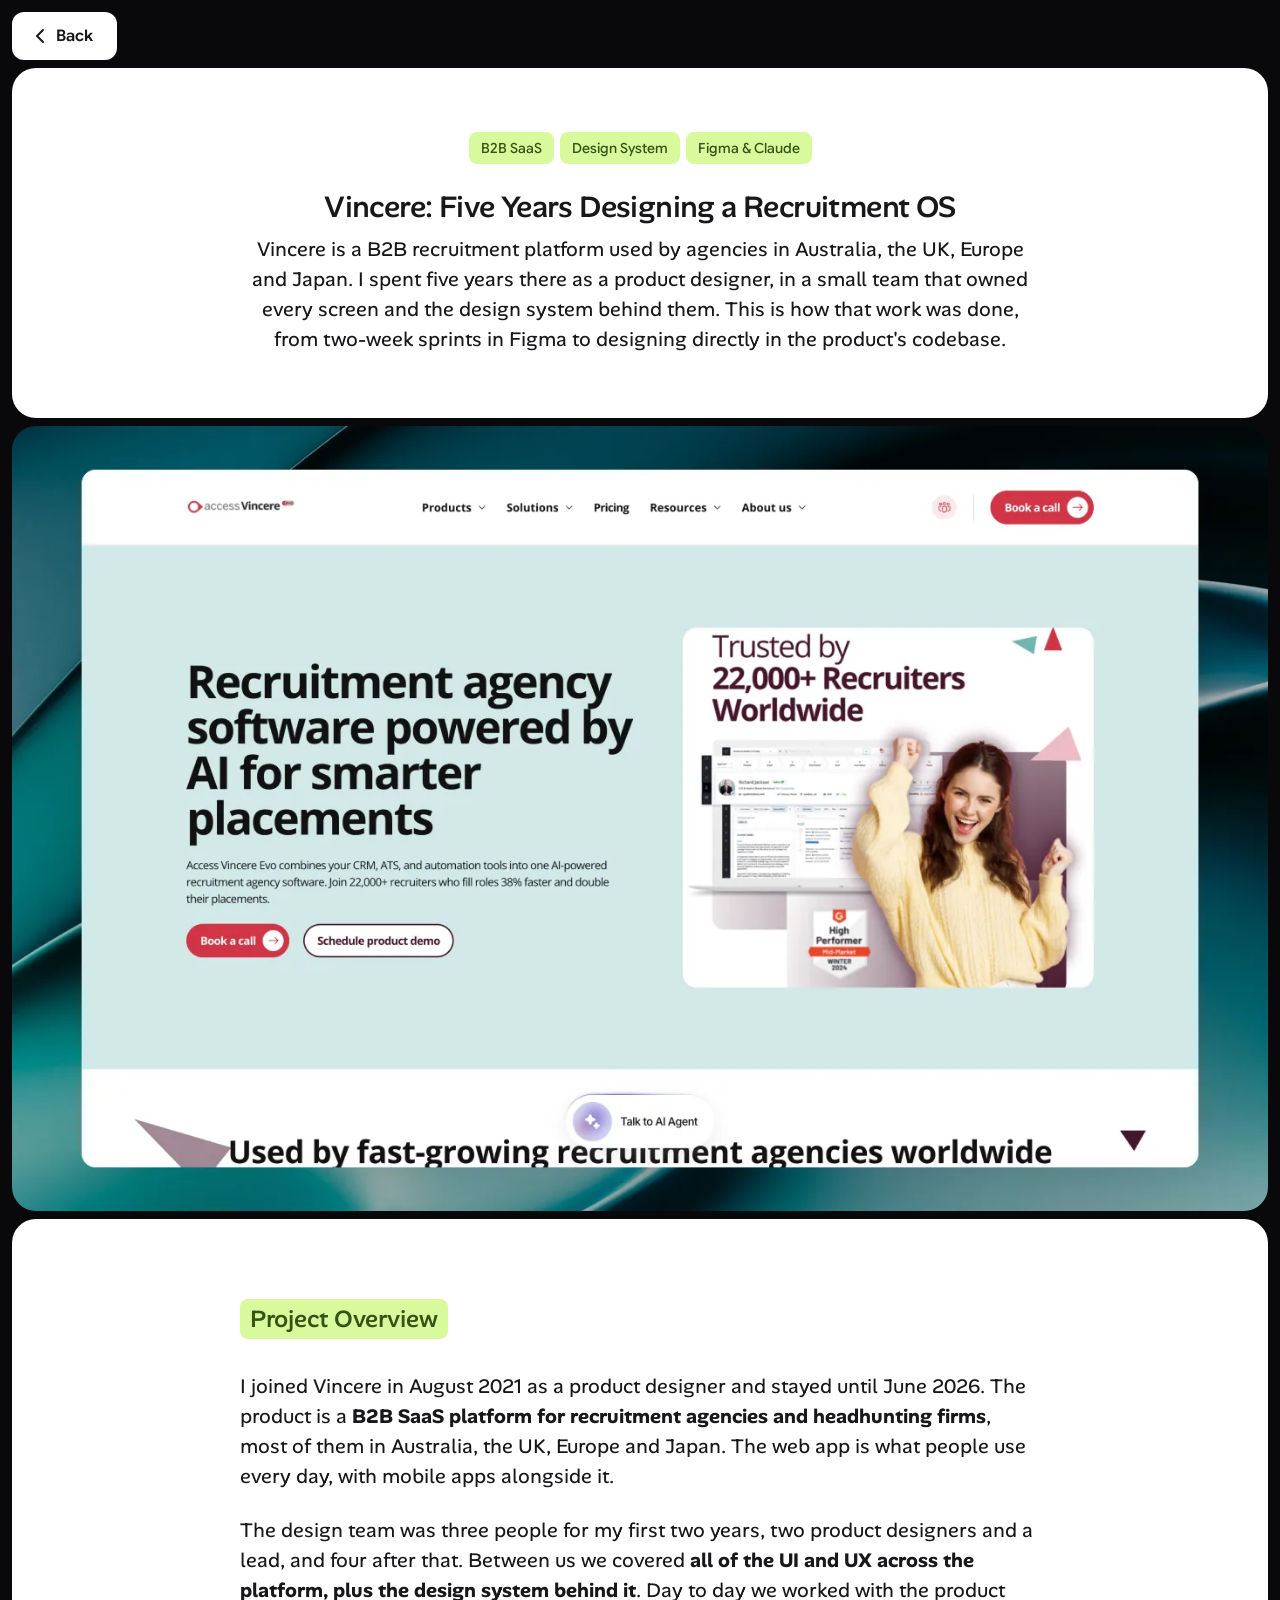
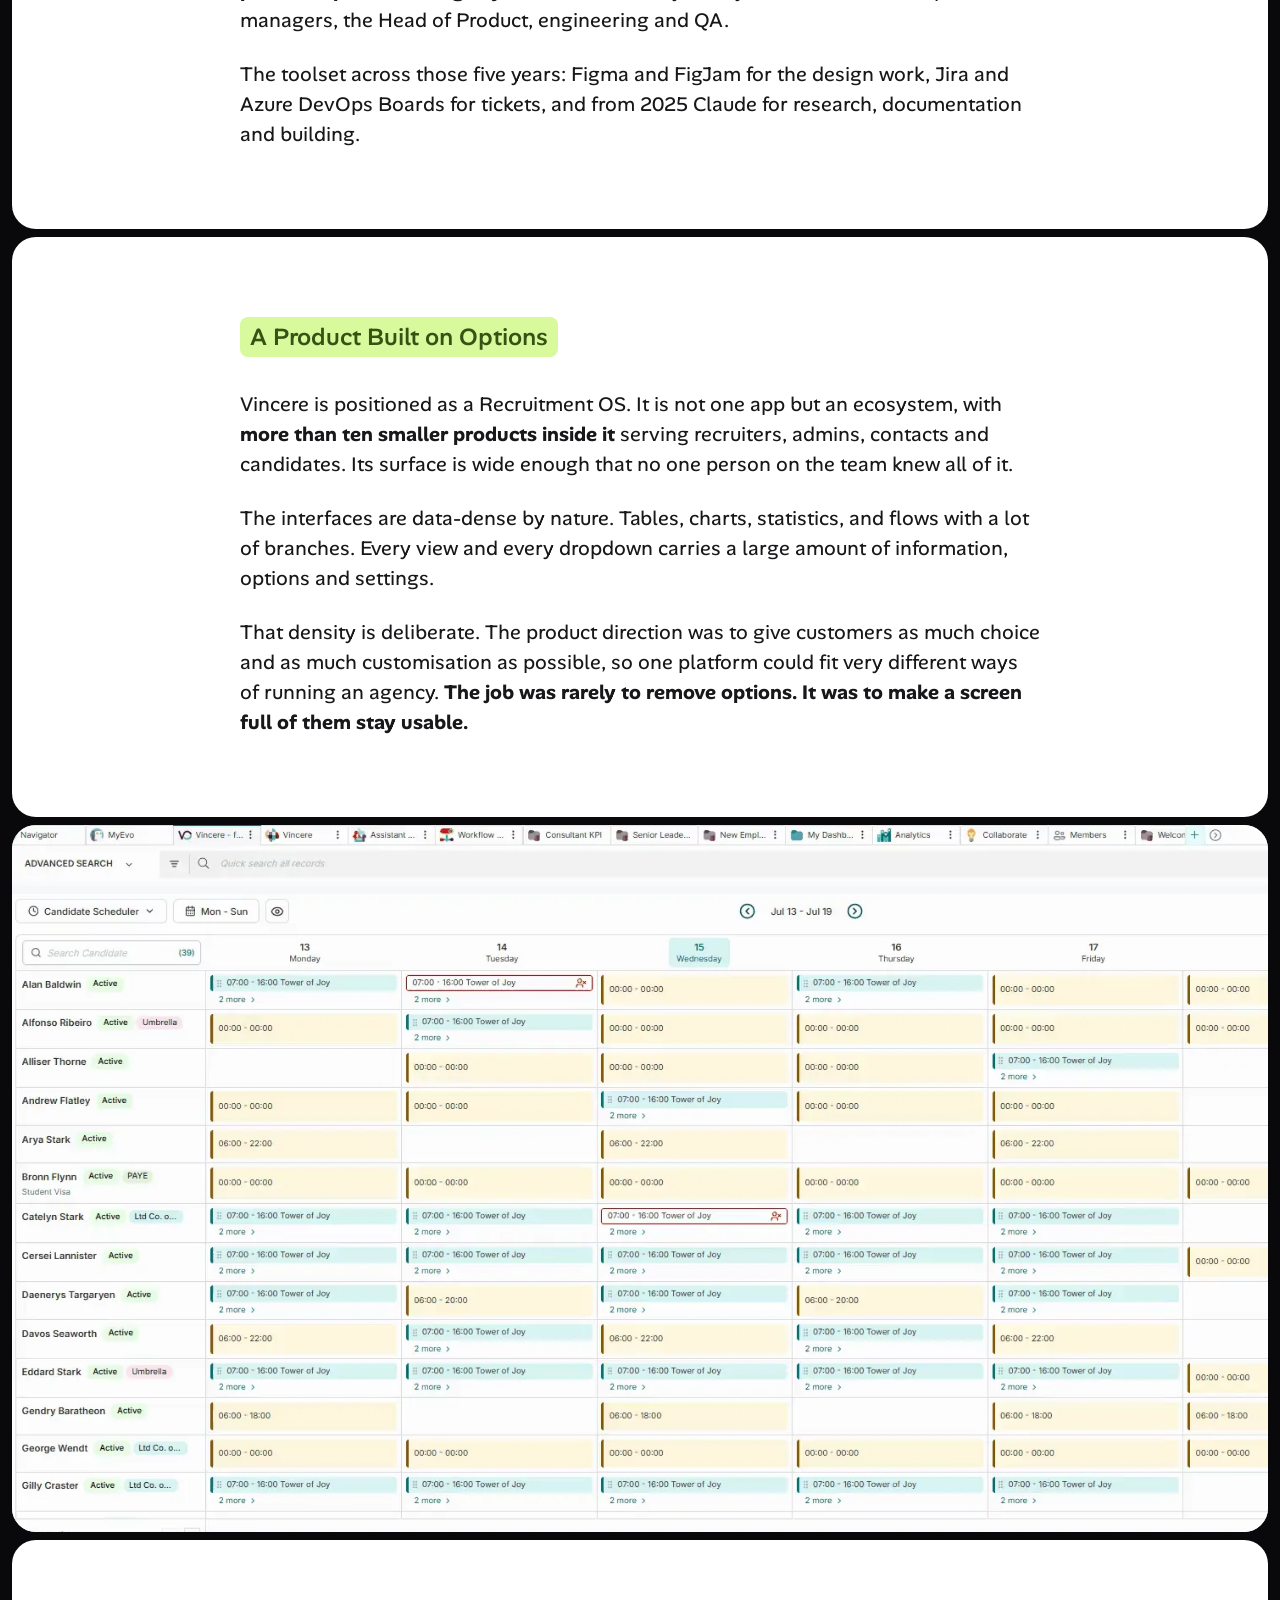
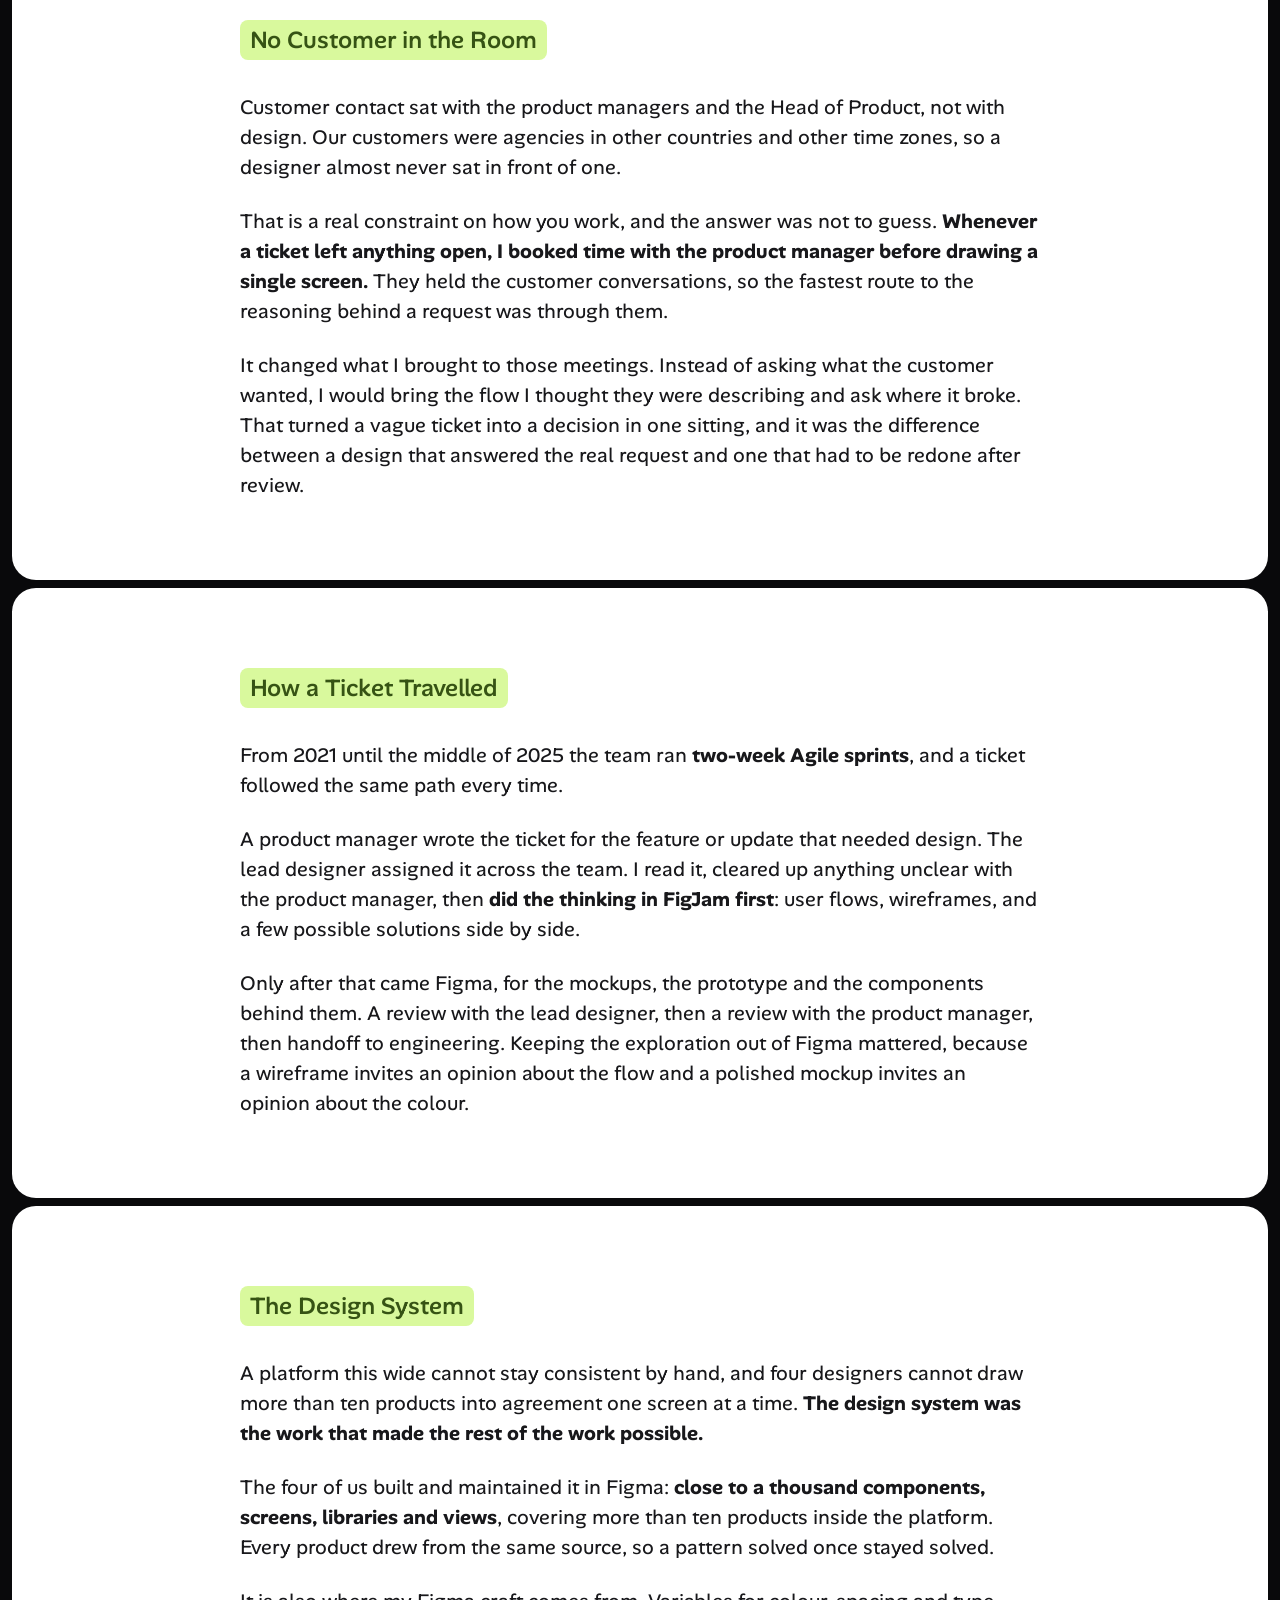
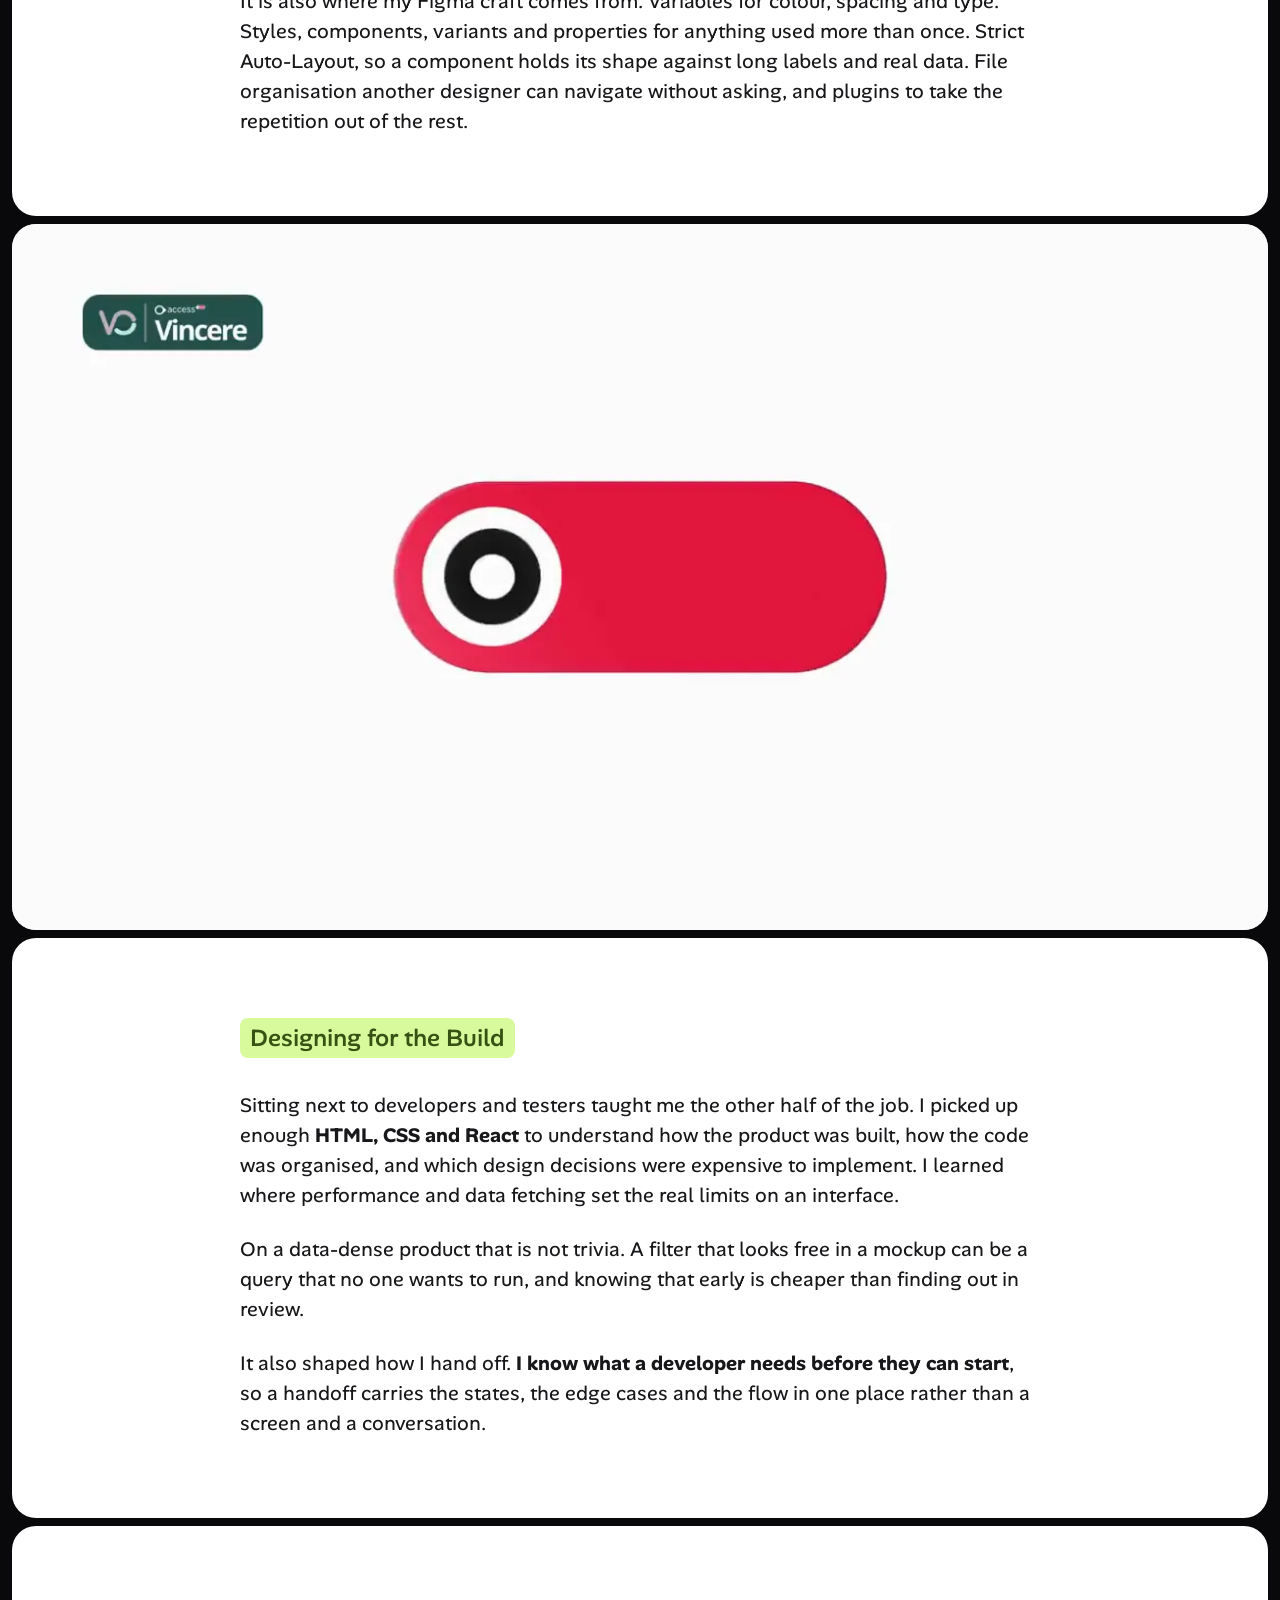
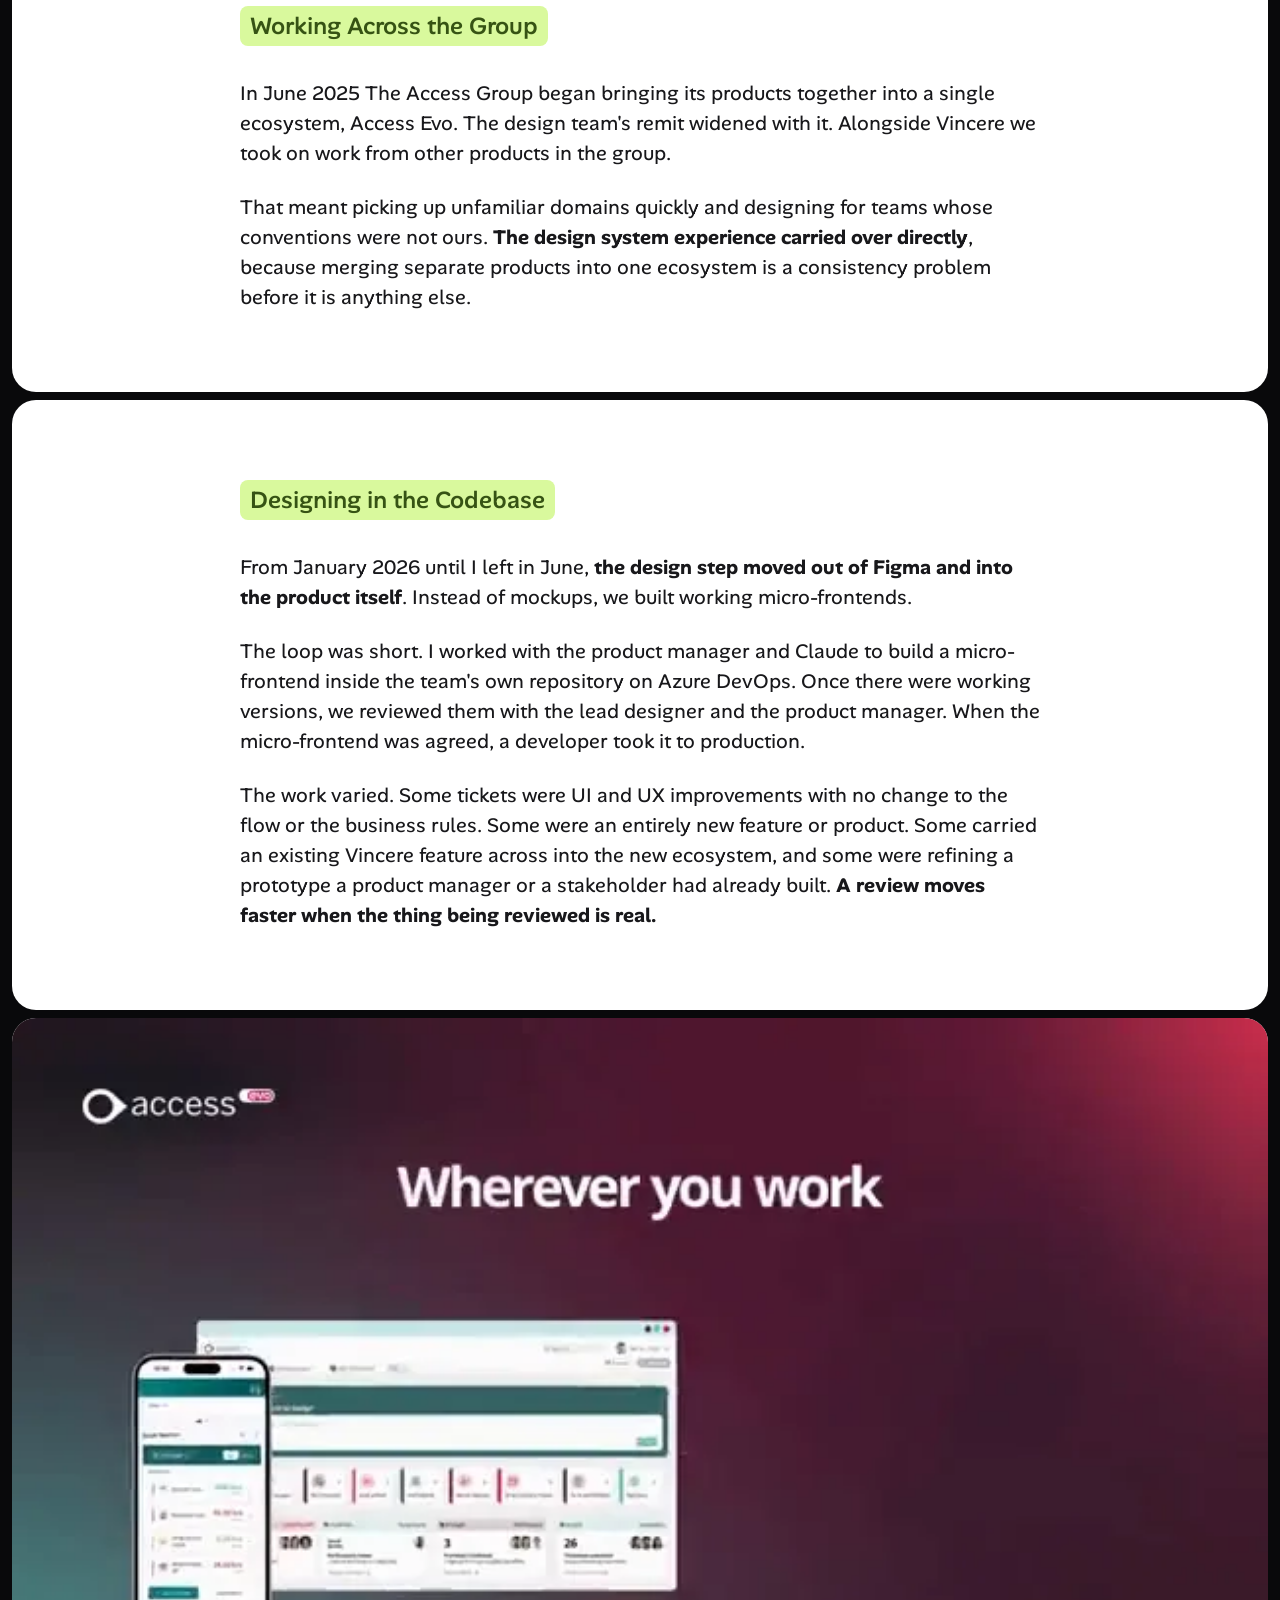
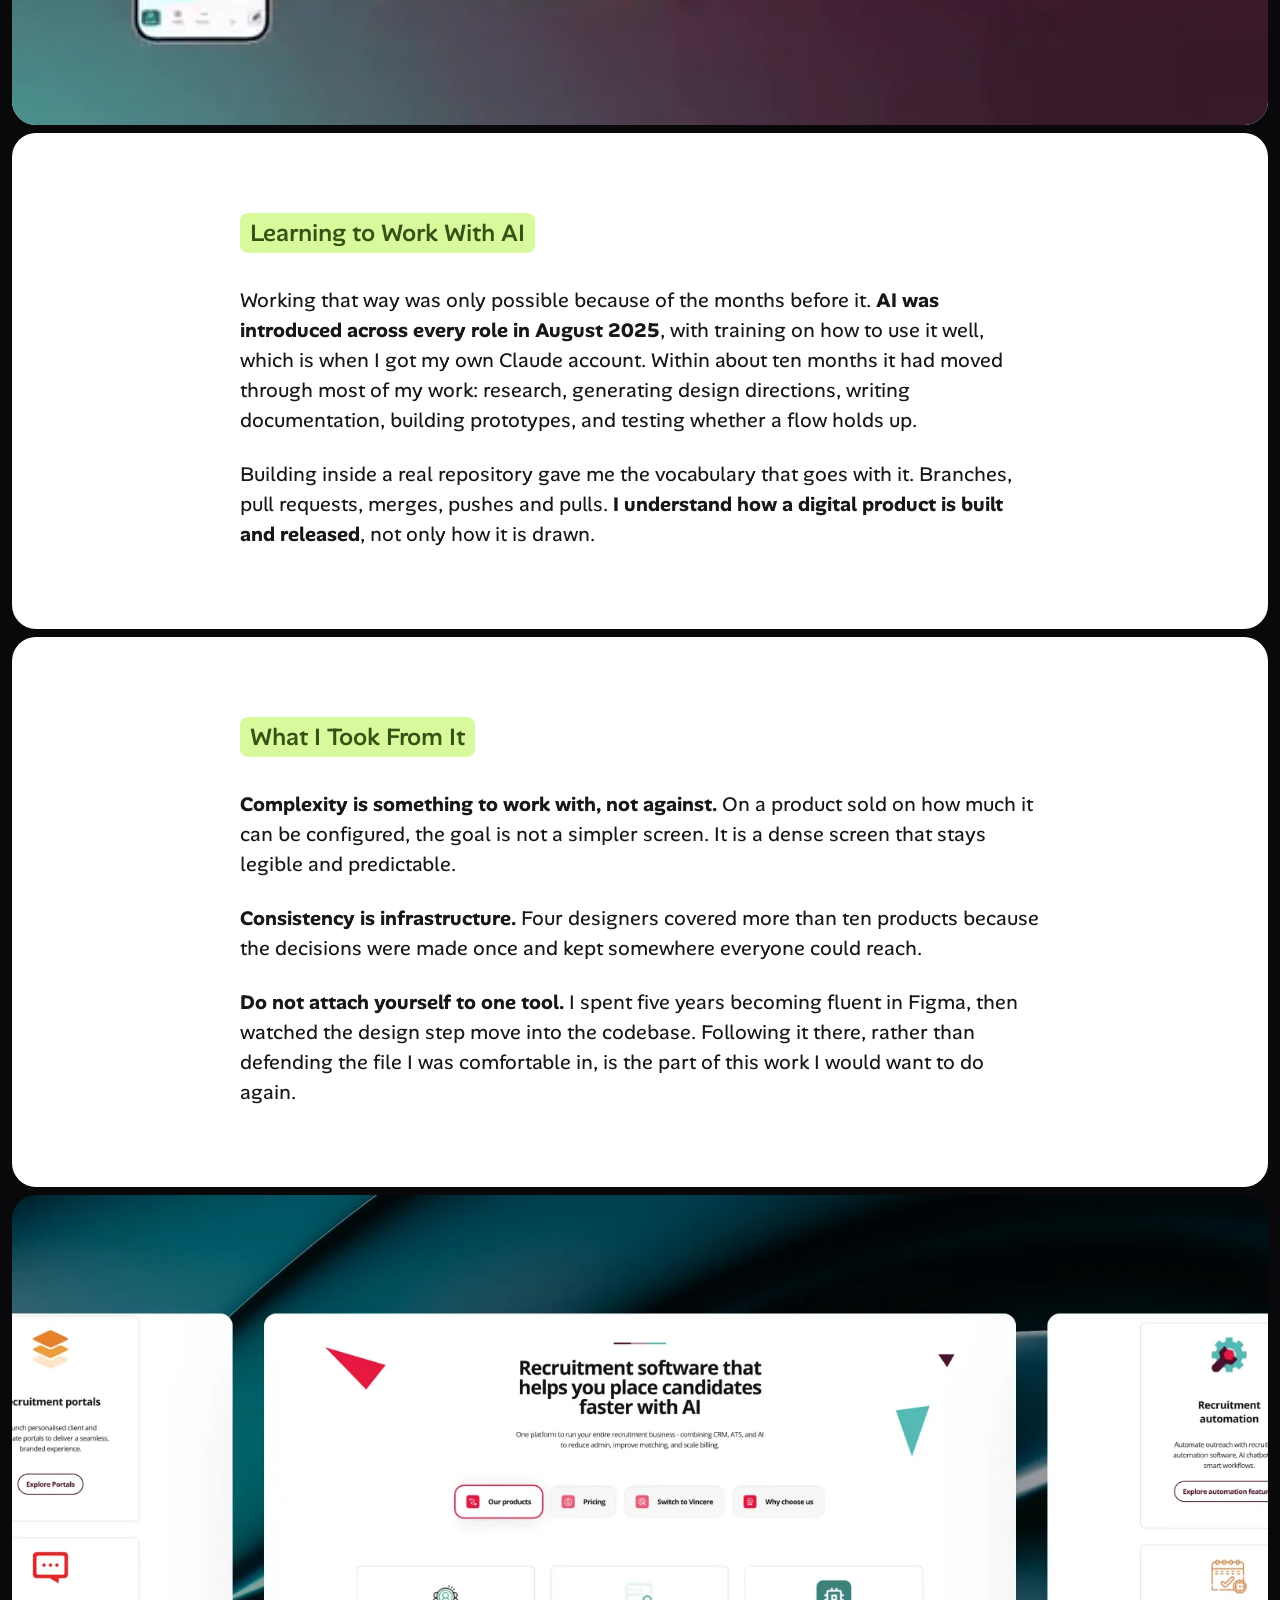
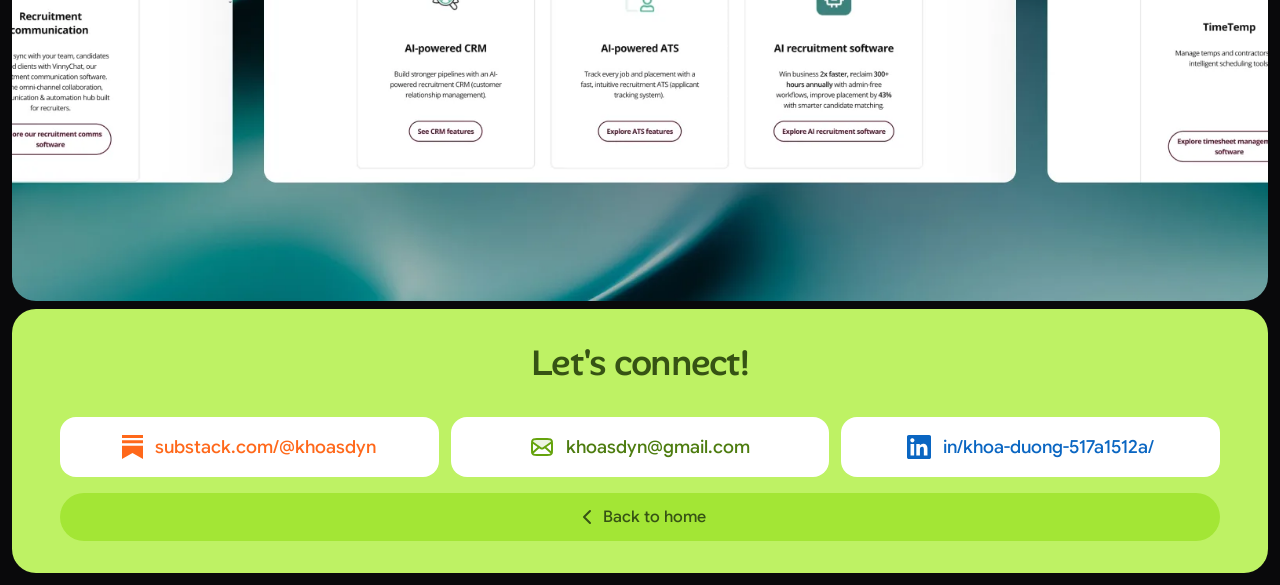
<file: vincere.html>
<!DOCTYPE html>
<html lang="en">
<head>
<meta charset="UTF-8">
<meta name="viewport" content="width=device-width, initial-scale=1.0">

<title>Vincere — Case Study | Khoa Duong</title>
<meta name="description" content="Five years designing a B2B Recruitment OS at Vincere: the sprint workflow, a Figma design system across more than ten products, and the move to designing directly in the codebase with AI.">

<meta property="og:type" content="article">
<meta property="og:url" content="https://khoasdyn.github.io/vincere.html">
<meta property="og:title" content="Vincere — Case Study | Khoa Duong">
<meta property="og:description" content="Five years on a B2B Recruitment OS: the sprint workflow, a design system across more than ten products, and designing in the codebase with AI.">
<meta property="og:image" content="https://khoasdyn.github.io/assets/images/profile-photo-og.jpg">
<meta name="twitter:card" content="summary">

<meta name="theme-color" content="#09090B">
<link rel="canonical" href="https://khoasdyn.github.io/vincere.html">
<link rel="icon" href="assets/images/logo-avatar.png">

<link rel="preload" href="assets/fonts/alan-sans-variable.woff2" as="font" type="font/woff2" crossorigin>
<link rel="preload" href="assets/fonts/google-sans-flex-variable.woff2" as="font" type="font/woff2" crossorigin>

<link rel="stylesheet" href="css/style.css">
</head>
<body>


<div class="page">

  <!-- ============ BACK ============ -->
  <a class="back-btn" href="index.html">
    <i class="icon i-chevron-left" aria-hidden="true"></i>Back
  </a>

  <main class="cs-main" id="case-study">

  <!-- ============ TITLE ============ -->
  <header class="section cs-title">
    <div class="tag-list">
      <span class="tag">B2B SaaS</span>
      <span class="tag">Design System</span>
      <span class="tag">Figma &amp; Claude</span>
    </div>

    <div class="cs-title-text">
      <h1>Vincere: Five Years Designing a Recruitment OS</h1>
      <p>Vincere is a B2B recruitment platform used by agencies in Australia, the UK, Europe and Japan. I spent five years there as a product designer, in a small team that owned every screen and the design system behind them. This is how that work was done, from two-week sprints in Figma to designing directly in the product's codebase.</p>
    </div>
  </header>

  <!-- ============ COVER ============
       The same file the homepage card uses. No lazy loading here: it is the
       largest thing above the fold. -->
  <div class="cs-figure cs-cover">
    <img src="assets/project-case-study-images/vincere/vincere-cover.webp" width="1600" height="900" fetchpriority="high" decoding="async" alt="The Access Vincere Evo website, showing the recruitment agency software homepage">
  </div>

  <!-- ============ BODY ============
       Four real media slots, in reading order: the candidate scheduler
       recording, the Evo workspace demo, the Access Evo film, and the product
       page. The three videos autoplay muted on a loop, so they need no
       JavaScript and no controls.

       Every text block carries a heading. A block with no badge above it reads
       as a loose offcut of the block before it, so the page does not use one. -->

  <section class="section cs-block">
    <h2 class="cs-badge">Project Overview</h2>
    <div class="cs-prose">
      <p>I joined Vincere in August 2021 as a product designer and stayed until June 2026. The product is a <strong>B2B SaaS platform for recruitment agencies and headhunting firms</strong>, most of them in Australia, the UK, Europe and Japan. The web app is what people use every day, with mobile apps alongside it.</p>
      <p>The design team was three people for my first two years, two product designers and a lead, and four after that. Between us we covered <strong>all of the UI and UX across the platform, plus the design system behind it</strong>. Day to day we worked with the product managers, the Head of Product, engineering and QA.</p>
      <p>The toolset across those five years: Figma and FigJam for the design work, Jira and Azure DevOps Boards for tickets, and from 2025 Claude for research, documentation and building.</p>
    </div>
  </section>

  <section class="section cs-block">
    <h2 class="cs-badge">A Product Built on Options</h2>
    <div class="cs-prose">
      <p>Vincere is positioned as a Recruitment OS. It is not one app but an ecosystem, with <strong>more than ten smaller products inside it</strong> serving recruiters, admins, contacts and candidates. Its surface is wide enough that no one person on the team knew all of it.</p>
      <p>The interfaces are data-dense by nature. Tables, charts, statistics, and flows with a lot of branches. Every view and every dropdown carries a large amount of information, options and settings.</p>
      <p>That density is deliberate. The product direction was to give customers as much choice and as much customisation as possible, so one platform could fit very different ways of running an agency. <strong>The job was rarely to remove options. It was to make a screen full of them stay usable.</strong></p>
    </div>
  </section>

  <!-- Video 01 — the density argument, shown. The scheduler grid, then the
       booking flow branching through compliance, hour limits and pay rates. -->
  <div class="cs-figure">
    <video src="assets/project-case-study-images/vincere/vincere-01.mp4" width="1482" height="834"
           poster="assets/project-case-study-images/vincere/vincere-01-poster.webp"
           autoplay muted loop playsinline preload="metadata"
           aria-label="A screen recording of the Vincere candidate scheduler: a week of shifts across a list of candidates, then the four-step booking flow that checks the shift range, compliance, working-hour limits and pay rates before a booking is confirmed"></video>
  </div>

  <section class="section cs-block">
    <h2 class="cs-badge">No Customer in the Room</h2>
    <div class="cs-prose">
      <p>Customer contact sat with the product managers and the Head of Product, not with design. Our customers were agencies in other countries and other time zones, so a designer almost never sat in front of one.</p>
      <p>That is a real constraint on how you work, and the answer was not to guess. <strong>Whenever a ticket left anything open, I booked time with the product manager before drawing a single screen.</strong> They held the customer conversations, so the fastest route to the reasoning behind a request was through them.</p>
      <p>It changed what I brought to those meetings. Instead of asking what the customer wanted, I would bring the flow I thought they were describing and ask where it broke. That turned a vague ticket into a decision in one sitting, and it was the difference between a design that answered the real request and one that had to be redone after review.</p>
    </div>
  </section>

  <section class="section cs-block">
    <h2 class="cs-badge">How a Ticket Travelled</h2>
    <div class="cs-prose">
      <p>From 2021 until the middle of 2025 the team ran <strong>two-week Agile sprints</strong>, and a ticket followed the same path every time.</p>
      <p>A product manager wrote the ticket for the feature or update that needed design. The lead designer assigned it across the team. I read it, cleared up anything unclear with the product manager, then <strong>did the thinking in FigJam first</strong>: user flows, wireframes, and a few possible solutions side by side.</p>
      <p>Only after that came Figma, for the mockups, the prototype and the components behind them. A review with the lead designer, then a review with the product manager, then handoff to engineering. Keeping the exploration out of Figma mattered, because a wireframe invites an opinion about the flow and a polished mockup invites an opinion about the colour.</p>
    </div>
  </section>

  <section class="section cs-block">
    <h2 class="cs-badge">The Design System</h2>
    <div class="cs-prose">
      <p>A platform this wide cannot stay consistent by hand, and four designers cannot draw more than ten products into agreement one screen at a time. <strong>The design system was the work that made the rest of the work possible.</strong></p>
      <p>The four of us built and maintained it in Figma: <strong>close to a thousand components, screens, libraries and views</strong>, covering more than ten products inside the platform. Every product drew from the same source, so a pattern solved once stayed solved.</p>
      <p>It is also where my Figma craft comes from. Variables for colour, spacing and type. Styles, components, variants and properties for anything used more than once. Strict Auto-Layout, so a component holds its shape against long labels and real data. File organisation another designer can navigate without asking, and plugins to take the repetition out of the rest.</p>
    </div>
  </section>

  <!-- Video 02 — what the system produces: the Evo workspace, built from the
       same components the design system holds. -->
  <div class="cs-figure">
    <video src="assets/project-case-study-images/vincere/vincere-02.mp4" width="1280" height="720"
           poster="assets/project-case-study-images/vincere/vincere-02-poster.webp"
           autoplay muted loop playsinline preload="metadata"
           aria-label="A product video of the Access Vincere Evo workspace, showing the communications panel, the AI assistant prompt, the quick actions row and the actions required cards"></video>
  </div>

  <section class="section cs-block">
    <h2 class="cs-badge">Designing for the Build</h2>
    <div class="cs-prose">
      <p>Sitting next to developers and testers taught me the other half of the job. I picked up enough <strong>HTML, CSS and React</strong> to understand how the product was built, how the code was organised, and which design decisions were expensive to implement. I learned where performance and data fetching set the real limits on an interface.</p>
      <p>On a data-dense product that is not trivia. A filter that looks free in a mockup can be a query that no one wants to run, and knowing that early is cheaper than finding out in review.</p>
      <p>It also shaped how I hand off. <strong>I know what a developer needs before they can start</strong>, so a handoff carries the states, the edge cases and the flow in one place rather than a screen and a conversation.</p>
    </div>
  </section>

  <section class="section cs-block">
    <h2 class="cs-badge">Working Across the Group</h2>
    <div class="cs-prose">
      <p>In June 2025 The Access Group began bringing its products together into a single ecosystem, Access Evo. The design team's remit widened with it. Alongside Vincere we took on work from other products in the group.</p>
      <p>That meant picking up unfamiliar domains quickly and designing for teams whose conventions were not ours. <strong>The design system experience carried over directly</strong>, because merging separate products into one ecosystem is a consistency problem before it is anything else.</p>
    </div>
  </section>

  <section class="section cs-block">
    <h2 class="cs-badge">Designing in the Codebase</h2>
    <div class="cs-prose">
      <p>From January 2026 until I left in June, <strong>the design step moved out of Figma and into the product itself</strong>. Instead of mockups, we built working micro-frontends.</p>
      <p>The loop was short. I worked with the product manager and Claude to build a micro-frontend inside the team's own repository on Azure DevOps. Once there were working versions, we reviewed them with the lead designer and the product manager. When the micro-frontend was agreed, a developer took it to production.</p>
      <p>The work varied. Some tickets were UI and UX improvements with no change to the flow or the business rules. Some were an entirely new feature or product. Some carried an existing Vincere feature across into the new ecosystem, and some were refining a prototype a product manager or a stakeholder had already built. <strong>A review moves faster when the thing being reviewed is real.</strong></p>
    </div>
  </section>

  <!-- Video 03 — the wider ecosystem the codebase work fed into. Access Evo's
       own brand film, not my work: it is here as context for the group. -->
  <div class="cs-figure">
    <video src="assets/project-case-study-images/vincere/vincere-03.mp4" width="640" height="360"
           poster="assets/project-case-study-images/vincere/vincere-03-poster.webp"
           autoplay muted loop playsinline preload="metadata"
           aria-label="An Access Evo brand video showing the platform running on desktop and mobile"></video>
  </div>

  <section class="section cs-block">
    <h2 class="cs-badge">Learning to Work With AI</h2>
    <div class="cs-prose">
      <p>Working that way was only possible because of the months before it. <strong>AI was introduced across every role in August 2025</strong>, with training on how to use it well, which is when I got my own Claude account. Within about ten months it had moved through most of my work: research, generating design directions, writing documentation, building prototypes, and testing whether a flow holds up.</p>
      <p>Building inside a real repository gave me the vocabulary that goes with it. Branches, pull requests, merges, pushes and pulls. <strong>I understand how a digital product is built and released</strong>, not only how it is drawn.</p>
    </div>
  </section>

  <section class="section cs-block">
    <h2 class="cs-badge">What I Took From It</h2>
    <div class="cs-prose">
      <p><strong>Complexity is something to work with, not against.</strong> On a product sold on how much it can be configured, the goal is not a simpler screen. It is a dense screen that stays legible and predictable.</p>
      <p><strong>Consistency is infrastructure.</strong> Four designers covered more than ten products because the decisions were made once and kept somewhere everyone could reach.</p>
      <p><strong>Do not attach yourself to one tool.</strong> I spent five years becoming fluent in Figma, then watched the design step move into the codebase. Following it there, rather than defending the file I was comfortable in, is the part of this work I would want to do again.</p>
    </div>
  </section>

  <!-- Image 04 — the closing shot: the Access Vincere Evo product page and the
       range of products inside the platform. -->
  <div class="cs-figure">
    <img src="assets/project-case-study-images/vincere/vincere-04.webp" width="1600" height="900" alt="The Access Vincere Evo product page, listing the AI-powered CRM, the ATS, AI recruitment software, recruitment portals, communication, automation and timesheet products" loading="lazy">
  </div>

  </main>

  <!-- ============ CONTACT ============
       The same block as the homepage footer apart from the nav button at the
       bottom, which is the "Back to home" variant here and "Back to top" there. -->
  <footer class="contact">
    <div class="contact-body">
      <h2>Let's connect!</h2>

      <div class="contact-cards">
        <a class="contact-card contact-substack" href="https://substack.com/@khoasdyn"
           target="_blank" rel="noopener noreferrer" aria-label="Read my writing on Substack: substack.com/@khoasdyn">
          <img src="assets/logos/substack-logo.svg" alt="" width="21" height="24">substack.com/@khoasdyn
        </a>
        <a class="contact-card contact-email" href="mailto:khoasdyn@gmail.com"
           aria-label="Email me at khoasdyn@gmail.com">
          <img src="assets/logos/email-icon.svg" alt="" width="24" height="24">khoasdyn@gmail.com
        </a>
        <a class="contact-card contact-linkedin" href="https://www.linkedin.com/in/khoa-duong-517a1512a/"
           target="_blank" rel="noopener noreferrer" aria-label="Connect with me on LinkedIn: in/khoa-duong-517a1512a/">
          <img src="assets/logos/linkedin-logo.svg" alt="" width="24" height="24">in/khoa-duong-517a1512a/
        </a>
      </div>
    </div>

    <!-- The "Back to home" variant, which is the one a case study carries.
         It repeats the back button at the top of the page on purpose, so the
         reader does not have to scroll back up to leave. -->
    <a class="contact-nav" href="index.html">
      <i class="icon i-chevron-left" aria-hidden="true"></i>Back to home
    </a>
  </footer>

</div>
</body>
</html>
</file>
<file: css/style.css>
/* =========================================================
   Khoa Duong — Portfolio
   Fonts

   Both are self-hosted variable fonts, subset to Latin and
   Vietnamese and compressed to WOFF2. One file each covers
   every weight from 300 to 900.

   Alan Sans has no Vietnamese glyphs. The page is in English,
   so it carries the design. Any Vietnamese text must be set
   in Google Sans Flex.
   ========================================================= */
@font-face {
  font-family: "Alan Sans";
  src: url("../assets/fonts/alan-sans-variable.woff2") format("woff2");
  font-weight: 300 900;
  font-style: normal;
  font-display: swap;
}

@font-face {
  font-family: "Google Sans Flex";
  src: url("../assets/fonts/google-sans-flex-variable.woff2") format("woff2");
  font-weight: 300 900;
  font-style: normal;
  font-display: swap;
}

/* =========================================================
   Design tokens
   ========================================================= */
:root {
  /* ---- Primitives -------------------------------------
     Straight from the _Primitives token file. Two scales only:
     Lime is the brand, Zinc is every neutral. Do not add a
     third hue here, and do not write a raw hex anywhere else
     in this file. */
  --lime-50:  #F7FEE7;
  --lime-100: #ECFCCB;
  --lime-200: #D9F99D;
  --lime-300: #BEF264;
  --lime-400: #A3E635;
  --lime-500: #84CC16;
  --lime-600: #65A30D;
  --lime-700: #4D7C0F;
  --lime-800: #3F6212;
  --lime-900: #365314;
  --lime-950: #1A2E05;

  --zinc-50:  #FAFAFA;
  --zinc-100: #F4F4F5;
  --zinc-200: #E4E4E7;
  --zinc-300: #D4D4D8;
  --zinc-400: #A1A1AA;
  --zinc-500: #71717A;
  --zinc-600: #52525B;
  --zinc-700: #3F3F46;
  --zinc-800: #27272A;
  --zinc-900: #18181B;
  --zinc-950: #09090B;

  --white: #FFFFFF;
  --black: #000000;

  /* Third-party brand colours. These are the only values on
     the page outside Lime and Zinc, and they exist so a link
     label matches its own logo. Do not use them for UI. */
  --brand-substack: #FF681A;
  --brand-linkedin: #0A66C2;

  /* ---- Semantic ---------------------------------------
     What the primitives mean. Components reference these,
     never the raw scale, so a rebrand is a change here only. */
  --brand:         var(--lime-300);   /* avatar, footer, primary button */
  --brand-strong:  var(--lime-400);   /* project card icon badge */
  --brand-soft:    var(--lime-200);   /* inline badges in the hero */
  --brand-tint:    var(--lime-100);   /* tool cards */
  --brand-ink:     var(--lime-900);   /* text and icons on a brand surface */
  --brand-ink-soft:var(--lime-800);   /* tool card labels */

  --page:          var(--zinc-950);   /* the dark backdrop behind the cards */
  --surface:       var(--white);      /* section cards */
  --surface-muted: var(--zinc-100);   /* project label strip */
  --border:        var(--zinc-200);
  /* Only shows on hover, so it has to read against zinc-100 rather than
     white. zinc-200 disappears on that fill, zinc-400 does not. */
  --border-strong: var(--zinc-400);

  --text:          var(--zinc-900);   /* headings and primary copy */
  /* Inline links in case study copy. lime-600 is only 3.1:1 on white, so
     links use lime-700 at 5.0:1 instead. */
  --link:          var(--lime-700);
  --text-muted:    var(--zinc-600);
  --text-subtle:   var(--zinc-500);   /* education sub-labels */
  /* Figma specifies zinc-400 for dates, but that is 2.6:1 on white and fails
     WCAG AA. zinc-500 is 4.8:1 and reads almost identically at this size. */
  --text-meta:     var(--zinc-500);   /* dates */

  /* ---- Type scale (Figma) ---- */
  /* --lh-sm is already taken by display-sm, so text-sm's line height is
     --lh-tsm. It is only used by the case study tags. */
  --text-sm:    14px;  --lh-tsm:   20px;
  --text-md:    16px;  --lh-md:    24px;
  --text-lg:    18px;  --lh-lg:    28px;
  --text-xl:    20px;  --lh-xl:    30px;
  --display-xs: 24px;  --lh-xs:    32px;
  --display-sm: 30px;  --lh-sm:    38px;
  --display-md: 36px;  --lh-dmd:   44px;

  /* ---- Radii (Figma) ---- */
  --radius-md:   8px;
  --radius-xl:   12px;
  --radius-2xl:  16px;
  --radius-4xl:  24px;
  --radius-full: 9999px;

  /* ---- Layout ---- */
  --gap-section: 8px;   /* between the dark-separated cards */
  --pad-x: 48px;
  --pad-y: 64px;
  /* Case study body blocks sit taller than the homepage cards */
  --pad-y-case: 80px;
  /* The reading measure. Case study copy is capped at this width and centred
     in its card, so a line stays around 65 characters instead of running the
     full 1416px. Images are deliberately not capped. */
  --measure: 800px;

  --font-display: "Alan Sans", -apple-system, BlinkMacSystemFont, "Segoe UI", sans-serif;
  --font-body: "Google Sans Flex", -apple-system, BlinkMacSystemFont, "Segoe UI", sans-serif;
}

*,
*::before,
*::after { box-sizing: border-box; margin: 0; padding: 0; }

html { scroll-behavior: smooth; }

body {
  background: var(--page);
  font-family: var(--font-display);
  color: var(--text);
  padding: 12px;
  -webkit-font-smoothing: antialiased;
}

img { max-width: 100%; display: block; }

a:focus-visible {
  outline: 3px solid var(--brand);
  outline-offset: 3px;
  border-radius: 4px;
}

.page {
  max-width: 1416px;
  margin: 0 auto;
  display: flex;
  flex-direction: column;
  gap: var(--gap-section);
}

/* A white rounded card. Every major block is one of these. */
.section {
  background: var(--surface);
  border-radius: var(--radius-4xl);
  padding: var(--pad-y) var(--pad-x);
  display: flex;
  flex-direction: column;
  gap: 32px;
}

/* Section headings */
h2 {
  font-family: var(--font-display);
  font-weight: 500;
  font-size: var(--display-sm);
  line-height: var(--lh-sm);
  letter-spacing: -0.02em;
}

h3 { font-family: var(--font-display); font-weight: 500; }

/* =========================================================
   Hero
   ========================================================= */
.hero {
  align-items: center;
  padding: 40px var(--pad-x);
}

.avatar {
  width: 96px;
  height: 96px;
  border-radius: var(--radius-full);
  background: var(--brand);
  overflow: hidden;
  flex-shrink: 0;
}
.avatar img { width: 100%; height: 100%; object-fit: cover; }

.hero-text {
  display: flex;
  flex-direction: column;
  gap: 24px;
  align-items: center;
  width: 100%;
}

.hero h1 {
  font-family: var(--font-display);
  font-weight: 500;
  font-size: var(--display-md);
  line-height: var(--lh-dmd);
  letter-spacing: -0.02em;
  text-align: center;
}

/* The lede is a wrapping row of phrases and badges rather than a block of text,
   so it can only break at a phrase boundary. The 6px gap is close enough to a
   space at this size to read as ordinary prose, and it also becomes the vertical
   gap between wrapped lines, which is what stops the badges from touching. */
.lede {
  display: flex;
  flex-wrap: wrap;
  align-items: center;
  justify-content: center;
  gap: 6px;
  font-size: var(--display-xs);
  line-height: var(--lh-xs);
  font-weight: 400;
  text-align: center;
}
.lede .phrase { white-space: nowrap; }

/* The vertical padding is what gives the pill its height, so the row gap above
   is measured from the pill edge and not from the text inside it. */
.badge {
  background: var(--brand-soft);
  color: var(--brand-ink);
  border-radius: var(--radius-md);
  padding: 4px 12px;
  font-weight: 500;
  white-space: nowrap;
  -webkit-box-decoration-break: clone;
  box-decoration-break: clone;
}

/* =========================================================
   Icons

   The duotone SVGs are authored with `currentColor`, which an
   <img> cannot inherit. Masking paints them with the current
   text colour while keeping the 12% fill, so one asset file
   works on any background.
   ========================================================= */
.icon {
  display: block;
  width: 24px;
  height: 24px;
  flex-shrink: 0;
  background-color: currentColor;
  -webkit-mask: var(--icon-url) center / contain no-repeat;
  mask: var(--icon-url) center / contain no-repeat;
}
.icon-16 { width: 16px; height: 16px; }
.icon-32 { width: 32px; height: 32px; }

.i-chevron-left { --icon-url: url("../assets/duotone-icons/arrows/chevron-left.svg"); }
.i-chevron-up   { --icon-url: url("../assets/duotone-icons/arrows/chevron-up.svg"); }
.i-folder    { --icon-url: url("../assets/duotone-icons/files/folder.svg"); }
.i-file      { --icon-url: url("../assets/duotone-icons/files/file-attachment-05.svg"); }
.i-briefcase { --icon-url: url("../assets/duotone-icons/education/briefcase-01.svg"); }
.i-data      { --icon-url: url("../assets/duotone-icons/development/data.svg"); }
.i-zap       { --icon-url: url("../assets/duotone-icons/general/zap-fast.svg"); }
.i-link-external { --icon-url: url("../assets/duotone-icons/general/link-external-02.svg"); }
.i-code      { --icon-url: url("../assets/duotone-icons/development/code-browser.svg"); }

/* Circular lime chip that holds an icon */
.icon-badge {
  display: flex;
  align-items: center;
  justify-content: center;
  border-radius: var(--radius-full);
  flex-shrink: 0;
  color: var(--brand-ink);
}
.icon-badge-lg { width: 40px; height: 40px; background: var(--brand-strong); }
.icon-badge-xl { width: 48px; height: 48px; background: var(--brand); }

/* =========================================================
   Featured projects
   ========================================================= */
.projects {
  display: grid;
  grid-template-columns: 1fr 1fr;
  column-gap: 24px;
  row-gap: 32px;
}

/* The whole card is one link to its case study, so nothing inside it
   carries its own underline or link colour. */
.project {
  display: flex;
  flex-direction: column;
  gap: 8px;
  color: inherit;
  text-decoration: none;
  transition: transform .15s ease;
}
.project:hover { transform: translateY(-2px); }

.project-cover {
  aspect-ratio: 2880 / 1800;
  border-radius: var(--radius-2xl);
  overflow: hidden;
  background: var(--surface-muted);
}
.project-cover img { width: 100%; height: 100%; object-fit: cover; }

.project-label {
  display: flex;
  align-items: center;
  gap: 12px;
  background: var(--surface-muted);
  border-radius: var(--radius-4xl);
  padding: 16px;
}
.project-label h3 {
  font-size: var(--text-lg);
  line-height: var(--lh-lg);
}

/* =========================================================
   About
   ========================================================= */
.about-row {
  display: flex;
  gap: var(--gap-section);
  align-items: stretch;
}

.about-card { flex: 1 1 0; min-width: 0; }

.about-body {
  display: flex;
  flex-direction: column;
  gap: 24px;
  font-size: var(--text-xl);
  line-height: var(--lh-xl);
  font-weight: 400;
}

/* The width has to be stated. As a flex item with no basis, the photo took its
   size from the image inside it, and that image is `width: 100%` of a container
   whose width was not yet known, so it resolved to zero: the portrait collapsed
   to nothing on every screen above 900px and, being lazy, never even loaded.
   A percentage of the row keeps it square and roughly the height of the card
   beside it, which is what the design draws. */
.about-photo {
  width: clamp(240px, 30%, 440px);
  aspect-ratio: 1;
  border-radius: var(--radius-4xl);
  overflow: hidden;
  flex-shrink: 0;
  background: var(--surface-muted);
}
.about-photo img { width: 100%; height: 100%; object-fit: cover; }

.btn {
  align-self: flex-start;
  display: inline-flex;
  align-items: center;
  gap: 6px;
  background: var(--brand);
  color: var(--brand-ink);
  border-radius: var(--radius-xl);
  padding: 12px 24px;
  font-family: var(--font-body);
  font-weight: 600;
  font-size: var(--text-md);
  line-height: var(--lh-md);
  text-decoration: none;
  transition: background .15s ease;
}
.btn:hover { background: var(--brand-strong); }

/* =========================================================
   Work experience
   ========================================================= */
.jobs {
  display: flex;
  flex-direction: column;
  gap: 16px;
}

.job {
  display: flex;
  flex-direction: column;
  gap: 16px;
  padding: 32px 0;
  border-bottom: 1px solid var(--border);
}
.job-no-photos { gap: 0; }

.job-head {
  display: flex;
  align-items: center;
  justify-content: space-between;
  gap: 16px;
  flex-wrap: wrap;
}

.job-title {
  display: flex;
  align-items: center;
  gap: 16px;
}
.job-title h3 {
  font-size: var(--text-xl);
  line-height: var(--lh-xl);
  letter-spacing: -0.02em;
}

.job-meta {
  display: flex;
  gap: 12px;
  font-size: var(--text-lg);
  line-height: var(--lh-lg);
  letter-spacing: -0.02em;
  font-weight: 400;
}
.job-date { color: var(--text-meta); }

.job-photos {
  display: flex;
  gap: 12px;
}
.job-photo {
  flex: 1 1 0;
  min-width: 0;
  aspect-ratio: 16 / 9;
  border-radius: var(--radius-4xl);
  overflow: hidden;
  background: var(--surface-muted);
}
.job-photo img { width: 100%; height: 100%; object-fit: cover; }
/* Keeps the remaining photos at one third width when a row is short */
.job-photo-empty { background: none; }

/* =========================================================
   Education and tools
   ========================================================= */
/* Three equal columns: Education takes one, Tools spans the other two */
.lower-grid {
  display: grid;
  grid-template-columns: repeat(3, 1fr);
  gap: var(--gap-section);
  align-items: start;
}
.tools { grid-column: span 2; }

/* Both cards fill the row rather than each stopping at its own content, so
   the shorter one does not leave a notch of dark page beside the taller one.
   The row is sized by whichever has more in it. */
.education,
.tools { height: 100%; }

.edu-list {
  display: flex;
  flex-direction: column;
  gap: 24px;
}
.edu-item {
  display: flex;
  gap: 20px;
  align-items: flex-start;
}
.edu-logo {
  display: flex;
  align-items: center;
  padding: 6px 0;
  flex-shrink: 0;
}
.edu-logo img { width: 40px; height: 40px; object-fit: contain; }

.edu-text { display: flex; flex-direction: column; gap: 4px; }
.edu-text h3 {
  font-size: var(--text-lg);
  line-height: var(--lh-lg);
}
.edu-text p {
  font-size: var(--text-md);
  line-height: var(--lh-md);
  color: var(--text-subtle);
  font-weight: 400;
}

/* The "Show credential" pill from Figma. Its hover outline is an inset
   box-shadow rather than a border because Figma draws that stroke inside
   the pill: a real 1.5px border would grow the box by 3px on hover and
   nudge the entry below it. The 4px gap above comes from .edu-text. */
.edu-credential {
  align-self: flex-start;
  display: inline-flex;
  align-items: center;
  gap: 4px;
  background: var(--surface-muted);
  color: var(--text-subtle);
  border-radius: var(--radius-full);
  padding: 4px 16px;
  font-family: var(--font-body);
  font-weight: 500;
  font-size: var(--text-sm);
  line-height: var(--lh-tsm);
  text-decoration: none;
  transition: box-shadow .15s ease;
}
.edu-credential:hover { box-shadow: inset 0 0 0 1.5px var(--border-strong); }

.tools-lede {
  font-size: var(--text-xl);
  line-height: var(--lh-xl);
  font-weight: 400;
}

/* Takes the height the card gained above and hands it to the rows, so the
   tool cards grow to absorb it instead of leaving white space under them.
   `1fr` rows also keep the two rows level when one label wraps to two lines. */
.tool-grid {
  display: grid;
  grid-template-columns: repeat(3, 1fr);
  grid-auto-rows: 1fr;
  gap: 12px;
  flex: 1;
}
.tool {
  display: flex;
  flex-direction: column;
  align-items: center;
  justify-content: center;
  gap: 12px;
  background: var(--brand-tint);
  color: var(--brand-ink-soft);
  border-radius: var(--radius-4xl);
  padding: 24px 12px;
  text-align: center;
}
.tool img { width: 32px; height: 32px; object-fit: contain; }
.tool span {
  font-size: var(--text-lg);
  line-height: var(--lh-lg);
  font-weight: 500;
  letter-spacing: -0.02em;
}

/* =========================================================
   Contact
   ========================================================= */
/* Two gaps rather than one: the heading and the cards belong together at 32px,
   and the nav button sits closer under them at 16px. That is how the Figma
   `Footer Section` nests a Container inside the footer. */
.contact {
  background: var(--brand);
  border-radius: var(--radius-4xl);
  padding: 32px var(--pad-x);
  display: flex;
  flex-direction: column;
  align-items: center;
  gap: 16px;
}

.contact-body {
  display: flex;
  flex-direction: column;
  align-items: center;
  gap: 32px;
  width: 100%;
}
.contact h2 {
  font-size: var(--display-md);
  line-height: var(--lh-dmd);
  color: var(--brand-ink);
  text-align: center;
}

.contact-cards {
  display: flex;
  gap: 12px;
  width: 100%;
}
.contact-card {
  flex: 1 1 0;
  min-width: 0;
  display: flex;
  align-items: center;
  justify-content: center;
  gap: 12px;
  background: var(--surface);
  border-radius: var(--radius-2xl);
  padding: 16px;
  font-family: var(--font-body);
  font-weight: 500;
  font-size: var(--text-lg);
  line-height: var(--lh-lg);
  text-decoration: none;
  transition: transform .15s ease;
}
.contact-card:hover { transform: translateY(-2px); }
.contact-card img { flex-shrink: 0; }

/* The one navigation control in the footer, from the Figma `Footer Section`
   variant set. One per page, never both: the homepage carries "Back to top",
   a case study carries "Back to home". It lifts on hover like the cards above
   it rather than changing colour, because the only lime a step darker than
   --brand-strong drops the label below WCAG AA. */
.contact-nav {
  width: 100%;
  display: flex;
  align-items: center;
  justify-content: center;
  gap: 4px;
  background: var(--brand-strong);
  color: var(--brand-ink);
  border-radius: var(--radius-full);
  padding: 12px 32px;
  font-family: var(--font-body);
  font-weight: 500;
  font-size: var(--text-md);
  line-height: var(--lh-md);
  text-decoration: none;
  transition: transform .15s ease;
}
.contact-nav:hover { transform: translateY(-2px); }

/* The two third-party labels carry their own brand colour so each matches its
   own logo. The email label has no logo to match, so it uses the same lime as
   an inline link: lime-600 was both a raw primitive in a component rule and
   only 3.1:1 on white, which fails WCAG AA. --link is lime-700 at 5.0:1. */
.contact-substack { color: var(--brand-substack); }
.contact-email    { color: var(--link); }
.contact-linkedin { color: var(--brand-linkedin); }

/* =========================================================
   Case study page

   Only used by the case study pages, never by the homepage.
   Every block below is a `.section` card first, so the page
   keeps the same rounded-card rhythm and 8px gap as index.html.
   ========================================================= */

/* Sits on the dark page above the first card, so it carries its
   own white surface rather than living inside a section. */
.back-btn {
  align-self: flex-start;
  display: inline-flex;
  align-items: center;
  gap: 4px;
  background: var(--surface);
  color: var(--text);
  border-radius: var(--radius-xl);
  /* Asymmetric on purpose: the chevron already carries its own
     optical space on the left, so the label gets the wider side. */
  padding: 12px 24px 12px 16px;
  font-family: var(--font-body);
  font-weight: 600;
  font-size: var(--text-md);
  line-height: var(--lh-md);
  text-decoration: none;
  transition: background .15s ease;
}
.back-btn:hover { background: var(--surface-muted); }

/* The <main> landmark on every page: the case study on a project page, the whole
   body of the homepage on index.html. It repeats `.page`'s column, so nesting it
   changes nothing visually. */
.cs-main,
.page-main {
  display: flex;
  flex-direction: column;
  gap: var(--gap-section);
}

/* ---- Title card ---- */
.cs-title {
  align-items: center;
  gap: 24px;
  text-align: center;
}

.tag-list {
  display: flex;
  flex-wrap: wrap;
  justify-content: center;
  gap: 6px;
}

/* Not the hero `.badge`: this one is smaller, set in the body font, and
   must keep its pill shape at every width, which `.badge` gives up below
   700px so the hero lede can wrap as running text. */
.tag {
  background: var(--brand-soft);
  color: var(--brand-ink);
  border-radius: var(--radius-md);
  padding: 6px 12px;
  font-family: var(--font-body);
  font-weight: 500;
  font-size: var(--text-sm);
  line-height: var(--lh-tsm);
}

.cs-title-text {
  display: flex;
  flex-direction: column;
  gap: 8px;
  width: 100%;
  /* Same measure as the body copy, so the lede under the title does not run
     wider than the paragraphs it introduces. */
  max-width: var(--measure);
}
.cs-title h1 {
  font-family: var(--font-display);
  font-weight: 500;
  font-size: var(--display-sm);
  line-height: var(--lh-sm);
  letter-spacing: -0.02em;
}
.cs-title-text p {
  font-size: var(--text-xl);
  line-height: var(--lh-xl);
  font-weight: 400;
}

/* ---- Body blocks ----
   The three variants of the Project Overview Section component.

   A single centred grid column is what caps the reading measure. Grid rather
   than a max-width on `.cs-prose`, because the badge has to line up with the
   left edge of that column while still hugging its own text, which
   `justify-self: start` gives for free. The padding stays as the minimum
   gutter, so below ~900px the column simply runs out of room and the padding
   takes over. */
.cs-block {
  padding: var(--pad-y-case) var(--pad-x);
  display: grid;
  grid-template-columns: minmax(0, var(--measure));
  justify-content: center;
}

/* Paragraph stack. The 24px gap is the spacing between paragraphs
   inside one block, not between blocks. */
.cs-prose {
  display: flex;
  flex-direction: column;
  gap: 24px;
  font-size: var(--text-xl);
  line-height: var(--lh-xl);
  font-weight: 400;
}

/* Links inside body copy. Everywhere else on the site a link is a whole
   card or button, so this is the only place an inline link appears. */
.cs-prose a {
  color: var(--link);
  text-decoration: underline;
  text-underline-offset: 2px;
}

/* The section heading. It is an <h2>, so the letter-spacing from the global
   h2 rule is reset here to keep the pill exactly as the design draws it. */
.cs-badge {
  justify-self: start;
  background: var(--brand-soft);
  color: var(--brand-ink);
  border-radius: var(--radius-md);
  padding: 4px 10px;
  font-family: var(--font-display);
  font-weight: 500;
  font-size: var(--display-xs);
  line-height: var(--lh-xs);
  letter-spacing: normal;
}

/* Body media keeps whatever shape it was exported at. No fixed box and no
   object-fit, so nothing is ever cropped: the figure is as tall as the image
   inside it. A 4:3 screenshot stays 4:3, a 16:9 one stays 16:9. */
.cs-figure {
  border-radius: var(--radius-4xl);
  overflow: hidden;
  background: var(--surface-muted);
}
.cs-figure img,
.cs-figure video { width: 100%; height: auto; display: block; }

/* The cover is the exception. It is the same file the homepage card uses and
   it has to match that card's shape, so it keeps a fixed 16:10 box and fills
   it however the source is shaped. */
.cs-figure.cs-cover { aspect-ratio: 2880 / 1800; }
.cs-figure.cs-cover img { height: 100%; object-fit: cover; }

/* =========================================================
   Responsive

   There is no mobile design yet, so these breakpoints keep the
   desktop layout intact and collapse it in the obvious places.
   ========================================================= */

/* Laptop: tighten the generous desktop padding */
@media (max-width: 1200px) {
  :root { --pad-x: 32px; --pad-y: 48px; --pad-y-case: 64px; }
  .contact-card { font-size: var(--text-md); }
}

/* Tablet: the two-up blocks stack */
@media (max-width: 900px) {
  :root {
    --display-md: 30px; --lh-dmd: 38px;
    --display-sm: 26px; --lh-sm:  34px;
    --display-xs: 20px; --lh-xs:  30px;
    --text-xl:    18px; --lh-xl:  28px;
    --pad-y-case: 48px;
  }
  .about-row { flex-direction: column; }
  .about-photo { aspect-ratio: 16 / 10; width: 100%; }
  .lower-grid { grid-template-columns: 1fr; }
  .tools { grid-column: auto; }
  .job-head { flex-direction: column; align-items: flex-start; gap: 12px; }
}

/* Small tablet and large phone */
@media (max-width: 700px) {
  :root {
    --pad-x: 24px; --pad-y: 32px;
    --pad-y-case: 40px;
  }
  .projects { grid-template-columns: 1fr; }
  .tool-grid { grid-template-columns: repeat(2, 1fr); }
  .contact-cards { flex-direction: column; }
  .job-photos { flex-wrap: wrap; }
  .job-photo { flex-basis: calc(50% - 6px); }
  .job-photo-empty { display: none; }

  /* From here down the longest phrase is wider than the column, so the row
     layout is dropped and the lede flows as ordinary inline text that can wrap
     anywhere. `inline` plus box-decoration-break keeps the pill shape if a badge
     splits over two lines, and the vertical padding goes with it, because
     padding on an inline box does not push the lines apart, it overlaps them. */
  .lede { display: block; }
  .lede .phrase { white-space: normal; }
  .badge { display: inline; padding: 0 12px; }
}

/* Phone */
@media (max-width: 480px) {
  body { padding: 8px; }
  :root {
    --pad-x: 20px; --pad-y: 28px;
    --pad-y-case: 32px;
    --display-md: 26px; --lh-dmd: 34px;
    --display-sm: 22px; --lh-sm:  30px;
  }
  /* Radii that read as generous at 1440px look like blobs at 375px */
  .cs-figure { border-radius: var(--radius-2xl); }
  .job-photos { flex-direction: column; }
  .job-photo { flex-basis: auto; width: 100%; }
  .tool-grid { grid-template-columns: 1fr 1fr; }
  .contact-card { font-size: 15px; }
  /* Below this width a long badge is wider than the column, so let it wrap */
  .badge { white-space: normal; }
}

@media (prefers-reduced-motion: reduce) {
  html { scroll-behavior: auto; }
  * { transition: none !important; }
}
</file>
